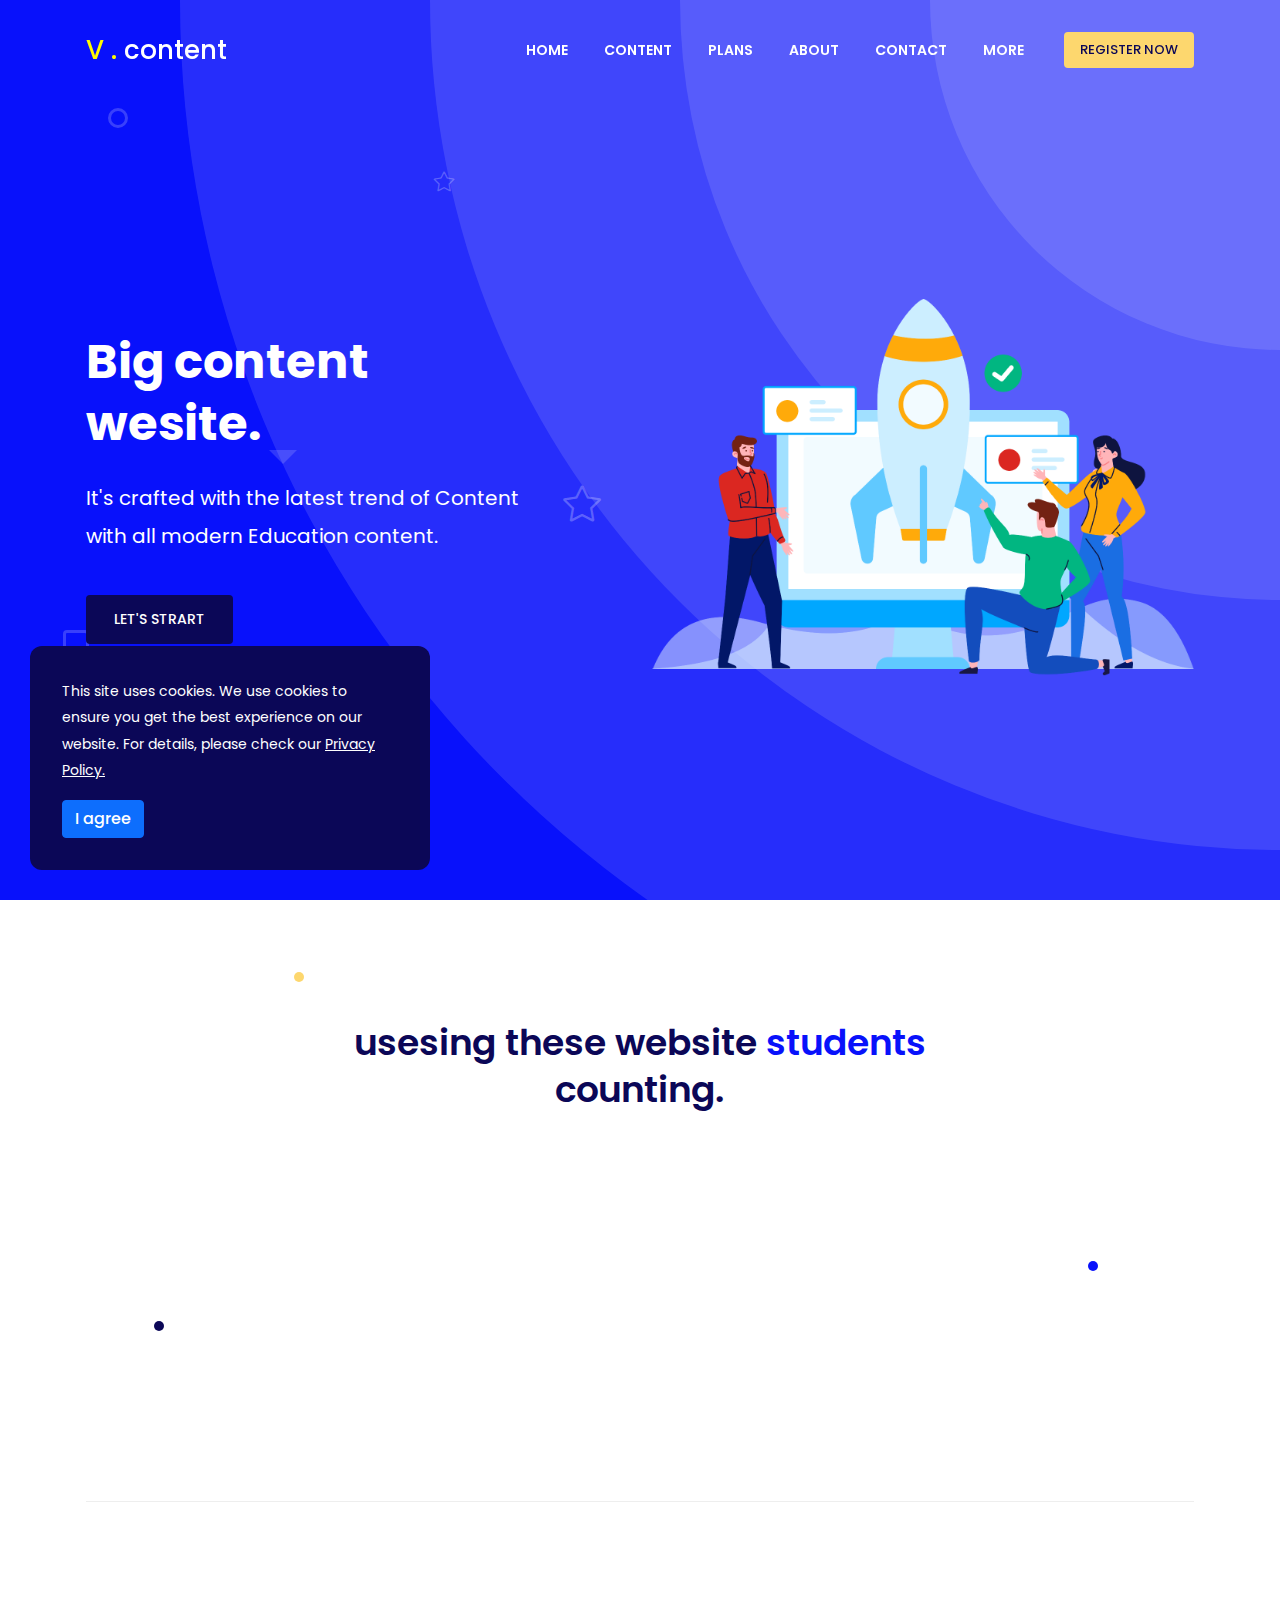
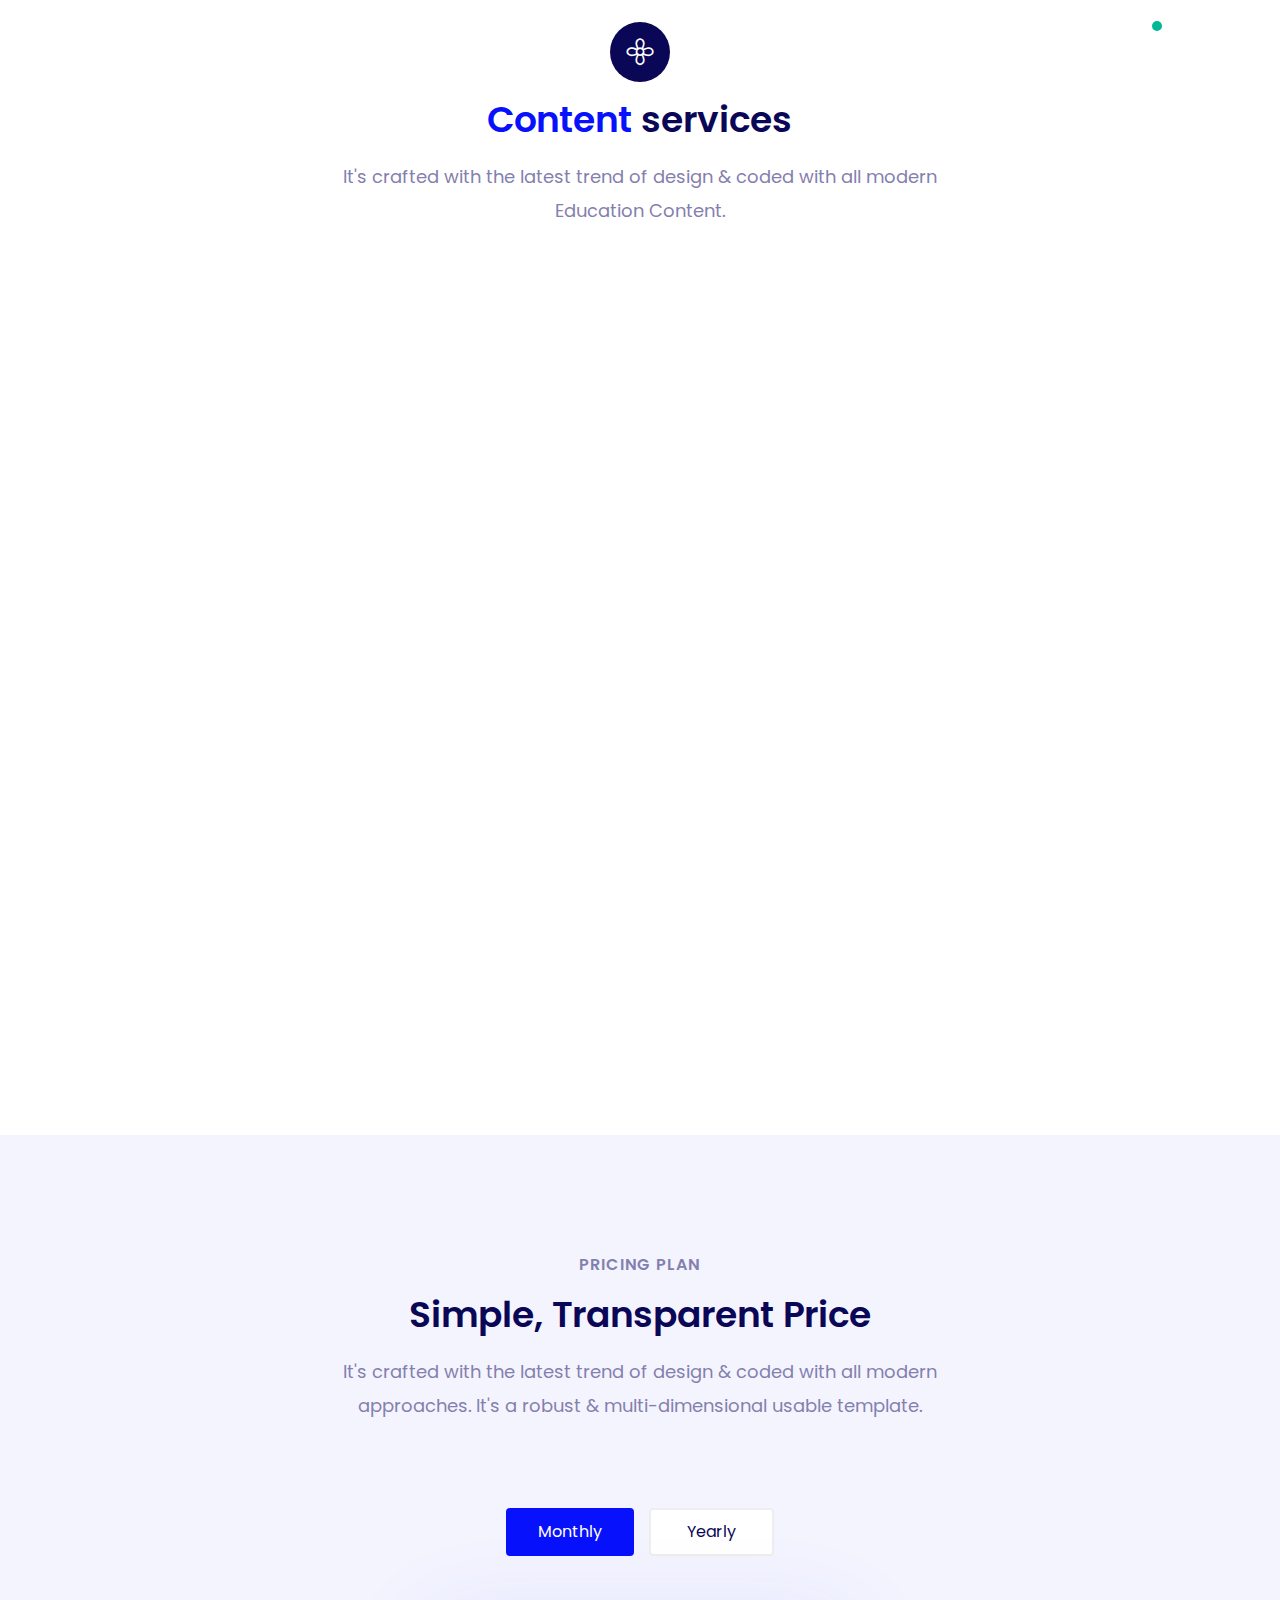
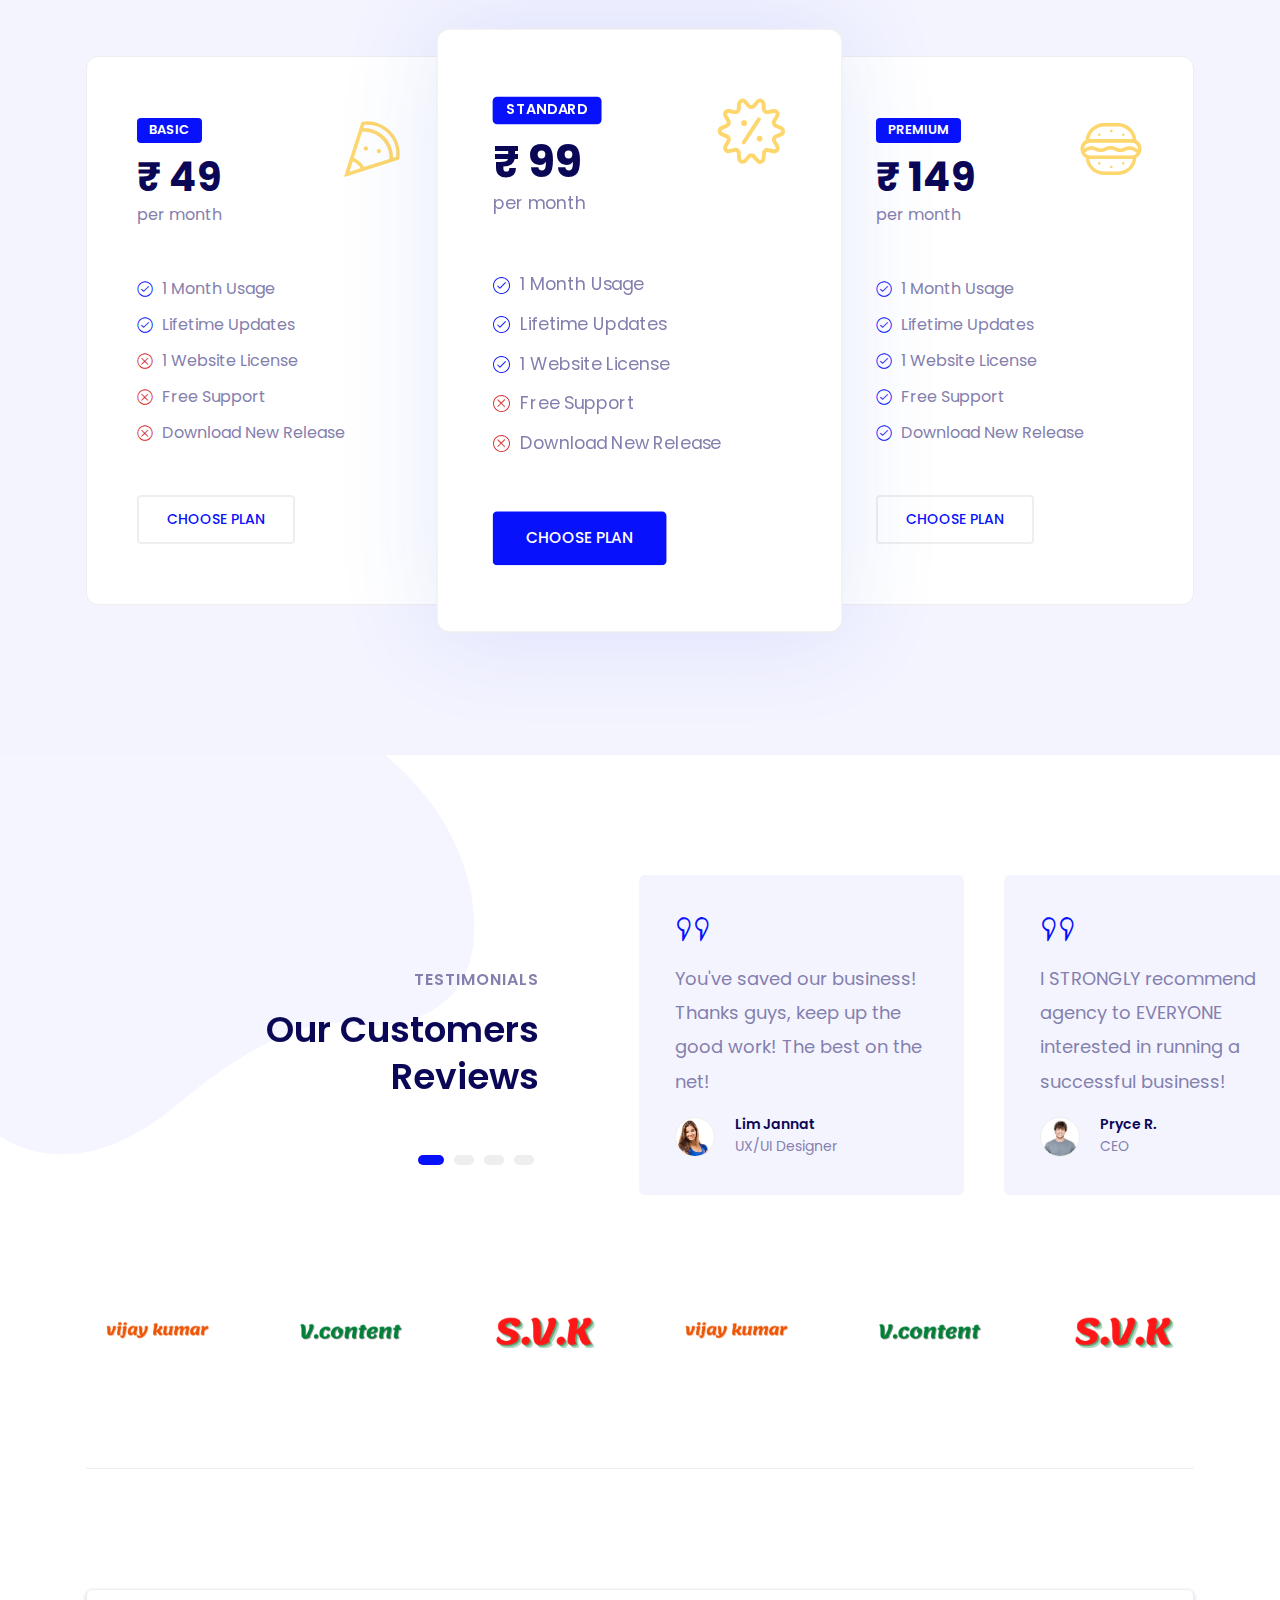
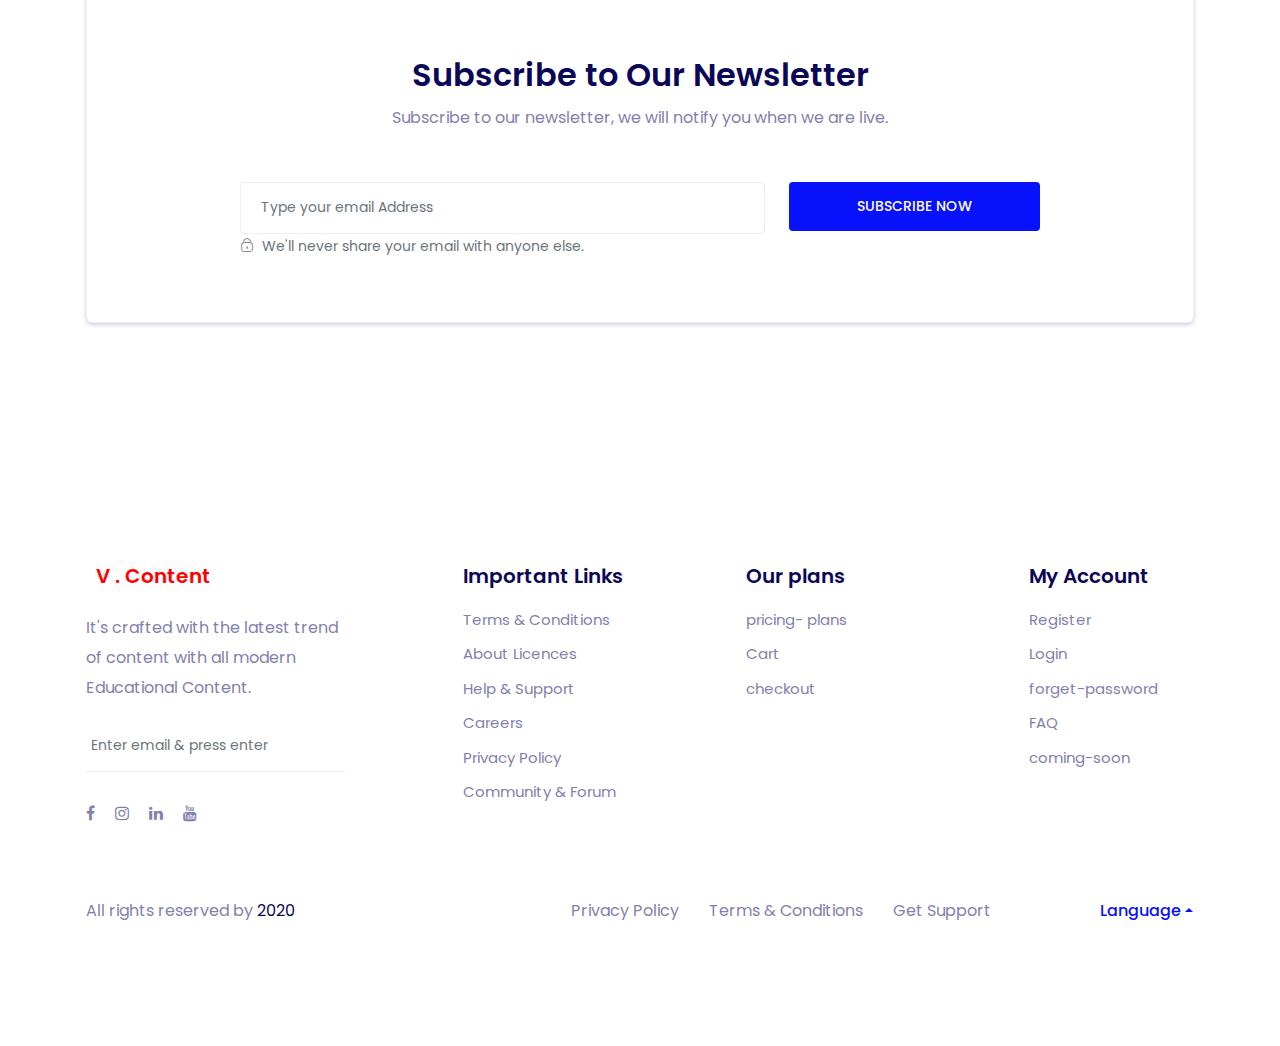
<file: index.html>
<!DOCTYPE html>
<html lang="en">
<head>
  <meta charset="utf-8">
  <meta name="viewport" content="width=device-width, initial-scale=1">
  <meta name="description" content="">
  <meta http-equiv="X-UA-Compatible" content="IE=edge">
  <!-- Title-->
  <title>V.Content</title>
  <!-- Favicon-->
  <link rel="icon" href="img/core-img/favicon.ico">
  <!-- Core Stylesheet-->
  <link rel="stylesheet" href="style.css">
  <style>img[src*="https://cdn.000webhost.com/000webhost/logo/footer-powered-by-000webhost-white2.png"] {display: none;}</style>
</head>

<body>
  <!-- Preloader-->
  <div class="preloader" id="preloader">
    <div class="spinner-grow text-light" role="status"><span class="sr-only">Loading...</span></div>
  </div>
  <!-- Header Area-->
  <header class="header-area">
    <div class="container">
      <div class="classy-nav-container breakpoint-off">
        <nav class="classy-navbar justify-content-between" id="saasboxNav">
          <!-- Logo--><a class="nav-brand mr-5" href="index.html">
            <font color="#FFFB00 ">V .<font color="#FFFfff">&nbsp;content
          </a></font>
          </font>
          <!-- Navbar Toggler-->
          <div class="classy-navbar-toggler"><span class="navbarToggler"><span></span><span></span><span></span><span></span></span></div>
          <!-- Menu-->
          <div class="classy-menu">
            <!-- close btn-->
            <div class="classycloseIcon">
              <div class="cross-wrap"><span class="top"></span><span class="bottom"></span></div>
            </div>
            <!-- Nav Start-->
            <div class="classynav">
              <ul id="corenav">
                <li><a href="index.html">Home</a>

                </li>
                <li><a href="#">Content</a>
                  <div class="megamenu">
                    <div class="single-mega cn-col-3">
                      <div class="megamenu-thumb"><img class="w-100" src="img/bg-img/2.jpg" alt=""></div>
                    </div>
                    <ul class="single-mega cn-col-3">
                      <li>
                        <h5>P1 : </h5>
                      </li>
                      <li><a href="p1sem1.html">semester 1</a></li>
                      <li><a href="coming-soon.html">semester 2</a></li>
                      <li>
                        <h5>P2: </h5>
                      </li>
                      <li><a href="coming-soon.html">semester 1</a></li>
                      <li><a href="coming-soon.html">semester 2</a></li>
                      <li><a href="coming-soon.html">FAQ</a></li>

                    </ul>
                    <ul class="single-mega cn-col-3">
                      <li><a href="contact.html">Contact</a></li>
                      <li><a href="reviews.html">Reviews</a></li>
                      <li><a href="register.html">Register</a></li>
                      <li><a href="login.html">Login</a></li>
                      <li><a href="coming-soon.html">Coming Soon</a></li>
                      <li><a href="forget-password.html">Forget Password</a></li>
                      <li><a href="newsletter.html">Newsletter</a></li>
                      <li><a href="404 .html">404 - Error</a></li>
                    </ul>
                  </div>
                </li>
                <li><a href="#blog">plans</a>
                  <ul class="dropdown">
                    <li><a href="pricing-plan.html">-pricing-plan</a></li>
                    <li><a href="cart.html">- Cart</a></li>
                    <li><a href="checkout.html">- Checkout</a></li>
                  </ul>
                </li>
                <li><a href="about.html">About</a></li>
                <li><a href="contact.html">Contact</a></li>
                <li><a href="#blog">more</a>
                  <ul class="dropdown">
                    <li><a href="reviews.html">- Reviews</a></li>
                    <li><a href="coming-soon.html">- coming-soon</a></li>
                    <li><a href="login.html">- Login</a></li>
                    <li><a href="register.html">- Register</a></li>
                    <li><a href="forget-password.html">- forget-passwordr</a></li>
                    <li><a href="404 .html">- FAQ</a></li>
                  </ul>
                </li>
              </ul>

              <!-- Login Button-->
              <div class="login-btn-area ml-4 mt-4 mt-lg-0"><a class="btn saasbox-btn btn-sm" href="register.html">Register Now</a></div>
            </div>
          </div>
        </nav>
      </div>
    </div>
  </header>
  <!-- Welcome Area-->
  <section class="welcome-area" id="home">
    <!-- Background Shape-->
    <div class="background-shape">
      <div class="circle1 wow fadeInRightBig" data-wow-duration="4000ms"></div>
      <div class="circle2 wow fadeInRightBig" data-wow-duration="4000ms"></div>
      <div class="circle3 wow fadeInRightBig" data-wow-duration="4000ms"></div>
      <div class="circle4 wow fadeInRightBig" data-wow-duration="4000ms"></div>
    </div>
    <!-- Background Animation-->
    <div class="background-animation">
      <div class="star-ani"></div>
      <div class="cloud-ani"></div>
      <div class="triangle-ani"></div>
      <div class="circle-ani"></div>
      <div class="box-ani"></div>
    </div>
    <div class="container h-100">
      <div class="row h-100 align-items-center justify-content-between">
        <!-- Welcome Content-->
        <div class="col-12 col-md-6 col-lg-5">
          <div class="welcome-content">
            <h2 class="wow fadeInUp" data-wow-duration="1000ms">Big content wesite.</h2>
            <p class="mb-4 wow fadeInUp" data-wow-duration="1000ms" data-wow-delay="200ms">It's crafted with the latest trend of Content with all modern Education content.</p><a class="btn saasbox-btn white-btn mt-3 wow fadeInUp" href="pricing-plan.html"
              data-wow-duration="1000ms" data-wow-delay="400ms">Let's strart</a>
          </div>
        </div>
        <!-- Welcome Thumb-->
        <div class="col-10 col-md-6">
          <div class="welcome-thumb hero1 wow fadeInUp" data-wow-delay="300ms"><img src="img/bg-img/hero-3.png" alt=""></div>
        </div>
      </div>
    </div>
  </section>

  <!-- Cool Facts Area-->
  <section class="saasbox-cool-facts-area section-padding-120-70">
    <!-- Circle Animation-->
    <div class="circle-animation">
      <div class="circle1"></div>
      <div class="circle2"></div>
      <div class="circle3"></div>
      <div class="circle4"></div>
    </div>
    <div class="container">
      <div class="row justify-content-center">
        <div class="col-12 col-lg-8">
          <div class="section-heading text-center">
            <h2>usesing these website <span> students </span> counting.</h2>
          </div>
        </div>
      </div>
    </div>
    <div class="container">
      <div class="row">
        <!-- Single Cool Facts Area-->
        <div class="col-12 col-sm-4">
          <div class="single-cool-fact mb-50 wow fadeInUp" data-wow-duration="1000ms" data-wow-delay="100ms">
            <h2><span class="rs-counter">1000 </span>+</h2>
            <p> Daily visitors </p>
          </div>
        </div>
        <!-- Single Cool Facts Area-->
        <div class="col-12 col-sm-4">
          <div class="single-cool-fact mb-50 wow fadeInUp" data-wow-duration="1000ms" data-wow-delay="300ms">
            <h2><span class="rs-counter">500</span>+</h2>
            <p> Regular users</p>
          </div>
        </div>
        <!-- Single Cool Facts Area-->
        <div class="col-12 col-sm-4">
          <div class="single-cool-fact mb-50 wow fadeInUp" data-wow-duration="1000ms" data-wow-delay="500ms">
            <h2><span class="rs-counter">100</span>+</h2>
            <p>Premium users</p>
          </div>
        </div>
      </div>
    </div>
  </section>
  <div class="container">
    <div class="border-top"></div>
  </div>
  <!-- Service Area-->
  <section class="service-area section-padding-120" id="service">
    <div class="container">
      <div class="row justify-content-center">
        <div class="col-12 col-md-9 col-lg-7 col-xxl-6">
          <div class="section-heading text-center"><i class="lni-flower"></i>
            <h2> <span>Content </span> services</h2>
            <p>It's crafted with the latest trend of design & coded with all modern Education Content.</p>
          </div>
        </div>
      </div>
      <div class="row justify-content-center g-5">
        <!-- Single Service Area-->
        <div class="col-12 col-sm-8 col-md-6 col-lg-5 col-xl-4">
          <div class="card service-card wow fadeInUp" data-wow-delay="100ms" data-wow-duration="1000ms">
            <div class="card-body">
              <div class="icon"><i class="lni-book"></i></div>
              <h4><a href="404.html">Telugu</a></h4>
              <p>It's crafted with the latest trend of content.</p>
            </div>
          </div>
        </div>
        <!-- Single Service Area-->
        <div class="col-12 col-sm-8 col-md-6 col-lg-5 col-xl-4">
          <div class="card service-card active wow fadeInUp" data-wow-delay="200ms" data-wow-duration="1000ms">
            <div class="card-body">
              <div class="icon"><i class="lni-book"></i></div>
              <h4><a href="404.html">English</a></h4>
              <p>It's crafted with the latest trend of Content.</p>
            </div>
          </div>
        </div>
        <!-- Single Service Area-->
        <div class="col-12 col-sm-8 col-md-6 col-lg-5 col-xl-4">
          <div class="card service-card wow fadeInUp" data-wow-delay="300ms" data-wow-duration="1000ms">
            <div class="card-body">
              <div class="icon"><i class="lni-book"></i></div>
              <h4><a href="404.html">Mathmetics</a></h4>
              <p>It's crafted with the latest trend of Content.</p>
            </div>
          </div>
        </div>
        <!-- Single Service Area-->
        <div class="col-12 col-sm-8 col-md-6 col-lg-5 col-xl-4">
          <div class="card service-card wow fadeInUp" data-wow-delay="400ms" data-wow-duration="1000ms">
            <div class="card-body">
              <div class="icon"><i class="lni-book"></i></div>
              <h4><a href="404.html">Physics</a></h4>
              <p>It's crafted with the latest trend of Content.</p>
            </div>
          </div>
        </div>
        <!-- Single Service Area-->
        <div class="col-12 col-sm-8 col-md-6 col-lg-5 col-xl-4">
          <div class="card service-card wow fadeInUp" data-wow-delay="500ms" data-wow-duration="1000ms">
            <div class="card-body">
              <div class="icon"><i class="lni-book"></i></div>
              <h4><a href="404.html">Chemistry</a></h4>
              <p>It's crafted with the latest trend of Content.</p>
            </div>
          </div>
        </div>
        <!-- Single Service Area-->
        <div class="col-12 col-sm-8 col-md-6 col-lg-5 col-xl-4">
          <div class="card service-card wow fadeInUp" data-wow-delay="600ms" data-wow-duration="1000ms">
            <div class="card-body">
              <div class="icon"><i class="lni-book"></i></div>
              <h4><a href="404.html">IT</a></h4>
              <p>It's crafted with the latest trend of Content.</p>
            </div>
          </div>
        </div>
      </div>
    </div>
  </section>

  <!-- Pricing Plan Area-->
  <section class="saasbox-pricing-plan-area section-padding-120 bg-gray">
    <!-- Pricing Shape-->
    <div class="price-shape">
      <!--img(src="img/core-img/price-shape.png" alt="")-->
    </div>
    <div class="container">
      <div class="row justify-content-center">
        <div class="col-12 col-md-9 col-lg-7 col-xxl-6">
          <div class="section-heading text-center">
            <h6>Pricing Plan</h6>
            <h2>Simple, Transparent Price</h2>
            <p>It's crafted with the latest trend of design & coded with all modern approaches. It's a robust & multi-dimensional usable template.</p>
          </div>
        </div>
      </div>
      <div class="row">
        <div class="col-12">
          <div class="pricing-table-switch mb-100">
            <ul class="nav nav-tabs border-bottom-0 justify-content-center" id="priceTab" role="tablist">
              <li class="nav-item"><a class="nav-link active" id="month--tab" data-toggle="tab" href="#monthly" role="tab" aria-controls="monthly" aria-selected="true">monthly</a></li>
              <li class="nav-item"><a class="nav-link" id="yearly--tab" data-toggle="tab" href="#profile" role="tab" aria-controls="profile" aria-selected="false">Yearly</a></li>
            </ul>
          </div>
        </div>
        <div class="col-12">
          <div class="tab-content" id="priceTabContent">
            <div class="tab-pane fade show active" id="monthly" role="tabpanel" aria-labelledby="month--tab">
              <div class="row g-0 justify-content-center">
                <!-- Single Pricing Plan-->
                <div class="col-12 col-sm-8 col-md-7 col-lg-4">
                  <div class="card pricing-card mb-30">
                    <div class="pricing-heading d-flex align-items-center">
                      <div class="price-icon"><i class="lni-pizza"></i></div>
                      <div class="price">
                        <h5>Basic</h5>
                        <h2>&#8377; 49 </h2><span>per month</span>
                      </div>
                    </div>
                    <div class="pricing-desc">
                      <ul class="pl-0">
                        <li>1 Month Usage</li>
                        <li>Lifetime Updates</li>
                        <li class="times">1 Website License</li>
                        <li class="times">Free Support</li>
                        <li class="times">Download New Release</li>
                      </ul>
                    </div>
                    <div class="pricing-btn"><a class="btn saasbox-btn" href="checkout.html">Choose Plan</a></div>
                  </div>
                </div>
                <!-- Single Pricing Plan-->
                <div class="col-12 col-sm-8 col-md-7 col-lg-4">
                  <div class="card pricing-card active mb-30">
                    <div class="pricing-heading d-flex align-items-center">
                      <div class="price-icon"><i class="lni-offer"></i></div>
                      <div class="price">
                        <h5>Standard</h5>
                        <h2>&#8377; 99 </h2><span>per month</span>
                      </div>
                    </div>
                    <div class="pricing-desc">
                      <ul class="pl-0">
                        <li>1 Month Usage</li>
                        <li>Lifetime Updates</li>
                        <li>1 Website License</li>
                        <li class="times">Free Support</li>
                        <li class="times">Download New Release</li>
                      </ul>
                    </div>
                    <div class="pricing-btn"><a class="btn saasbox-btn" href="checkout.html">Choose Plan</a></div>
                  </div>
                </div>
                <!-- Single Pricing Plan-->
                <div class="col-12 col-sm-8 col-md-7 col-lg-4">
                  <div class="card pricing-card mb-30">
                    <div class="pricing-heading d-flex align-items-center">
                      <div class="price-icon"><i class="lni-burger"></i></div>
                      <div class="price">
                        <h5>Premium</h5>
                        <h2>&#8377; 149 </h2><span>per month</span>
                      </div>
                    </div>
                    <div class="pricing-desc">
                      <ul class="pl-0">
                        <li>1 Month Usage</li>
                        <li>Lifetime Updates</li>
                        <li>1 Website License</li>
                        <li>Free Support</li>
                        <li>Download New Release</li>
                      </ul>
                    </div>
                    <div class="pricing-btn"><a class="btn saasbox-btn" href="checkout.html">Choose Plan</a></div>
                  </div>
                </div>
              </div>
            </div>
            <div class="tab-pane fade" id="profile" role="tabpanel" aria-labelledby="yearly--tab">
              <div class="row g-0 justify-content-center">
                <!-- Single Pricing Plan-->
                <div class="col-12 col-sm-8 col-md-7 col-lg-4">
                  <div class="card pricing-card mb-30">
                    <div class="pricing-heading d-flex align-items-center">
                      <div class="price-icon"><i class="lni-pizza"></i></div>
                      <div class="price">
                        <h5>Basic</h5>
                        <h2>&#8377; 555 </h2><span>per year</span>
                      </div>
                    </div>
                    <div class="pricing-desc">
                      <ul class="pl-0">
                        <li>1 Month Usage</li>
                        <li>Lifetime Updates</li>
                        <li class="times">1 Website License</li>
                        <li class="times">Free Support</li>
                        <li class="times">Download New Release</li>
                      </ul>
                    </div>
                    <div class="pricing-btn"><a class="btn saasbox-btn" href="checkout.html">Choose Plan</a></div>
                  </div>
                </div>
                <!-- Single Pricing Plan-->
                <div class="col-12 col-sm-8 col-md-7 col-lg-4">
                  <div class="card pricing-card active mb-30">
                    <div class="pricing-heading d-flex align-items-center">
                      <div class="price-icon"><i class="lni-offer"></i></div>
                      <div class="price">
                        <h5>Standard</h5>
                        <h2>&#8377; 1099</h2><span>per year</span>
                      </div>
                    </div>
                    <div class="pricing-desc">
                      <ul class="pl-0">
                        <li>1 Month Usage</li>
                        <li>Lifetime Updates</li>
                        <li>1 Website License</li>
                        <li class="times">Free Support</li>
                        <li class="times">Download New Release</li>
                      </ul>
                    </div>
                    <div class="pricing-btn"><a class="btn saasbox-btn" href="checkout.html">Choose Plan</a></div>
                  </div>
                </div>
                <!-- Single Pricing Plan-->
                <div class="col-12 col-sm-8 col-md-7 col-lg-4">
                  <div class="card pricing-card mb-30">
                    <div class="pricing-heading d-flex align-items-center">
                      <div class="price-icon"><i class="lni-burger"></i></div>
                      <div class="price">
                        <h5>Premium</h5>
                        <h2>&#8377; 1599</h2><span>per year</span>
                      </div>
                    </div>
                    <div class="pricing-desc">
                      <ul class="pl-0">
                        <li>1 Month Usage</li>
                        <li>Lifetime Updates</li>
                        <li>1 Website License</li>
                        <li>Free Support</li>
                        <li>Download New Release</li>
                      </ul>
                    </div>
                    <div class="pricing-btn"><a class="btn saasbox-btn" href="checkout.html">Choose Plan</a></div>
                  </div>
                </div>
              </div>
            </div>
          </div>
        </div>
      </div>
    </div>
  </section>
  <!-- Client Feedback Area-->
  <section class="client-feedback-area d-md-flex align-items-center justify-content-between section-padding-120">
    <!-- Client Shape-->
    <div class="client-shape"><img src="img/core-img/testimonial.png" alt=""></div>
    <!-- Client Feedback Heading-->
    <div class="client-feedback-heading">
      <div class="section-heading mb-0 text-right">
        <h6>Testimonials</h6>
        <h2 class="mb-0">Our Customers Reviews</h2>
      </div>
    </div>
    <!-- Client Feedback Content-->
    <div class="client-feedback-content">
      <div class="client-feedback-slides owl-carousel">
        <!-- Single Feedback Slide-->
        <div class="card feedback-card">
          <div class="card-body"><i class="lni-quotation"></i>
            <p>You've saved our business! Thanks guys, keep up the good work! The best on the net!</p>
            <div class="client-info d-flex align-items-center">
              <div class="client-thumb"><img src="img/bg-img/t1.png" alt=""></div>
              <div class="client-name">
                <h6>Lim Jannat</h6>
                <p>UX/UI Designer</p>
              </div>
            </div>
          </div>
        </div>
        <!-- Single Feedback Slide-->
        <div class="card feedback-card">
          <div class="card-body"><i class="lni-quotation"></i>
            <p>I STRONGLY recommend agency to EVERYONE interested in running a successful business!</p>
            <div class="client-info d-flex align-items-center">
              <div class="client-thumb"><img src="img/bg-img/t2.png" alt=""></div>
              <div class="client-name">
                <h6>Pryce R.</h6>
                <p>CEO</p>
              </div>
            </div>
          </div>
        </div>
        <!-- Single Feedback Slide-->
        <div class="card feedback-card">
          <div class="card-body"><i class="lni-quotation"></i>
            <p>Absolutely wonderful! I wish I would have thought of it first. I would be lost without agency.</p>
            <div class="client-info d-flex align-items-center">
              <div class="client-thumb"><img src="img/bg-img/t3.png" alt=""></div>
              <div class="client-name">
                <h6>Cy N.</h6>
                <p>Developer</p>
              </div>
            </div>
          </div>
        </div>
        <!-- Single Feedback Slide-->
        <div class="card feedback-card">
          <div class="card-body"><i class="lni-quotation"></i>
            <p>I STRONGLY recommend agency to EVERYONE interested in running a successful business!</p>
            <div class="client-info d-flex align-items-center">
              <div class="client-thumb"><img src="img/bg-img/t4.png" alt=""></div>
              <div class="client-name">
                <h6>Juergen T.</h6>
                <p>Business Owner</p>
              </div>
              <!-- Single Feedback Slide-->
            </div>
          </div>
        </div>
        <div class="card feedback-card">
          <div class="card-body"><i class="lni-quotation"></i>
            <p>You've saved our business! Thanks guys, keep up the good work! The best on the net!</p>
            <div class="client-info d-flex align-items-center">
              <div class="client-thumb"><img src="img/bg-img/t1.png" alt=""></div>
              <div class="client-name">
                <h6>Lim Jannat</h6>
                <p>UX/UI Designer</p>
              </div>
            </div>
          </div>
        </div>
        <!-- Single Feedback Slide-->
        <div class="card feedback-card">
          <div class="card-body"><i class="lni-quotation"></i>
            <p>I STRONGLY recommend agency to EVERYONE interested in running a successful business!</p>
            <div class="client-info d-flex align-items-center">
              <div class="client-thumb"><img src="img/bg-img/t2.png" alt=""></div>
              <div class="client-name">
                <h6>Pryce R.</h6>
                <p>CEO</p>
              </div>
            </div>
          </div>
        </div>
        <!-- Single Feedback Slide-->
        <div class="card feedback-card">
          <div class="card-body"><i class="lni-quotation"></i>
            <p>Absolutely wonderful! I wish I would have thought of it first. I would be lost without agency.</p>
            <div class="client-info d-flex align-items-center">
              <div class="client-thumb"><img src="img/bg-img/t3.png" alt=""></div>
              <div class="client-name">
                <h6>Cy N.</h6>
                <p>Developer</p>
              </div>
            </div>
          </div>
        </div>
        <!-- Single Feedback Slide-->
        <div class="card feedback-card">
          <div class="card-body"><i class="lni-quotation"></i>
            <p>I STRONGLY recommend agency to EVERYONE interested in running a successful business!</p>
            <div class="client-info d-flex align-items-center">
              <div class="client-thumb"><img src="img/bg-img/t4.png" alt=""></div>
              <div class="client-name">
                <h6>Juergen T.</h6>
                <p>Business Owner</p>
              </div>
            </div>
          </div>
        </div>
      </div>
    </div>
  </section>
  <!-- Partner Area-->
  <div class="our-partner-area section-padding-0-120">
    <div class="container">
      <div class="row">
        <div class="col-12">
          <div class="our-partner-slides owl-carousel">
            <div class="single-partner"><img src="img/partner-img/1.png" alt=""></div>
            <div class="single-partner"><img src="img/partner-img/2.png" alt=""></div>
            <div class="single-partner"><img src="img/partner-img/3.png" alt=""></div>
            <div class="single-partner"><img src="img/partner-img/4.png" alt=""></div>
            <div class="single-partner"><img src="img/partner-img/5.png" alt=""></div>
            <div class="single-partner"><img src="img/partner-img/6.png" alt=""></div>
            <div class="single-partner"><img src="img/partner-img/1.png" alt=""></div>
            <div class="single-partner"><img src="img/partner-img/2.png" alt=""></div>
            <div class="single-partner"><img src="img/partner-img/3.png" alt=""></div>
            <div class="single-partner"><img src="img/partner-img/4.png" alt=""></div>
            <div class="single-partner"><img src="img/partner-img/5.png" alt=""></div>
            <div class="single-partner"><img src="img/partner-img/6.png" alt=""></div>
          </div>
        </div>
      </div>
    </div>
  </div>
  <div class="container">
    <div class="border-top"></div>
  </div>
  <!-- Newsletter Area-->
  <section class="saasbox-newsletter-area section-padding-120">
    <div class="container">
      <div class="row">
        <!-- Newsletter Card Area-->
        <div class="col-12">
          <div class="card newsletter-card py-5">
            <div class="card-body">
              <div class="text-center">
                <h2>Subscribe to Our Newsletter</h2>
                <p class="mb-5">Subscribe to our newsletter, we will notify you when we are live.</p>
              </div>
              <form action="#" method="POST">
                <div class="row justify-content-center">
                  <div class="col-12 col-md-6">
                    <input class="form-control" type="email" placeholder="Type your email Address" aria-describedby="mailHelp"><small class="text-muted text-left" id="mailHelp"><i class="lni-lock mr-2"></i>We'll never share your email with anyone
                      else.</small>
                  </div>
                  <div class="col-12 col-md-3">
                    <button class="btn saasbox-btn w-100 mt-3 mt-md-0" type="submit">Subscribe Now</button>
                  </div>
                </div>
              </form>
            </div>
          </div>
        </div>
      </div>
    </div>
  </section>

  <!-- Cookie Alert Area-->
  <div class="cookiealert mb-0" role="alert">
    <p>This site uses cookies. We use cookies to ensure you get the best experience on our website. For details, please check our <a href="#" target="_blank"> Privacy Policy.</a></p>
    <button class="btn btn-primary acceptcookies" type="button" aria-label="Close">I agree</button>
  </div>
  <!-- Footer Area-->
  <footer class="footer-area section-padding-120">
    <div class="container">
      <div class="row justify-content-between">
        <!-- Footer Widget Area-->
        <div class="col-12 col-sm-10 col-lg-3">
          <div class="footer-widget-area mb-70"><a class="d-block mb-4" href="index.html">
              <h5>
                <font color="#Ff0000" "> &nbsp; V . <font color=" #FF0000">Content</font>
                </font>
              </h5>
            </a>
            <p>It's crafted with the latest trend of content with all modern Educational Content.</p>
            <!-- Newsletter Form-->
            <div class="newsletter-form">
              <form action="#">
                <input class="form-control" type="email" placeholder="Enter email &amp; press enter">
                <button class="btn d-none" type="submit">Go</button>
              </form>
            </div>
            <!-- Footer Social Icon-->
            <div class="footer-social-icon d-flex align-items-center"><a href="https://www.facebook.com/profile.php?id=100045961578597" data-toggle="tooltip" data-placement="top" title="Facbook"><i class="fa fa-facebook"></i></a><a
                href="https://www.instagram.com/sathramvijay/" data-toggle="tooltip" data-placement="top" title="Instagram"><i class="fa fa-instagram"></i></a><a href="https://www.linkedin.com/in/vijay-kumar-89136219b/" data-toggle="tooltip"
                data-placement="top" title="Linkedin"><i class="fa fa-linkedin"></i></a><a href="https://www.youtube.com/channel/UCDDdxwbAEqdUdpm2euytQYw/featured" data-toggle="tooltip" data-placement="top" title="Youtube"><i
                  class="fa fa-youtube"></i></a></div>
          </div>
        </div>
        <!-- Footer Widget Area-->
        <div class="col-12 col-sm-6 col-md-4 col-lg-3 col-xl-2">
          <div class="footer-widget-area mb-70">
            <h5 class="widget-title">Important Links</h5>
            <ul>
              <li><a href="coming-soon.html" target="_blank">Terms &amp; Conditions</a></li>
              <li><a href="coming-soon.html" target="_blank">About Licences</a></li>
              <li><a href="coming-soon.html" target="_blank">Help &amp; Support</a></li>
              <li><a href="coming-soon.html" target="_blank">Careers</a></li>
              <li><a href="coming-soon.html" target="_blank">Privacy Policy</a></li>
              <li><a href="coming-soon.html" target="_blank">Community &amp; Forum</a></li>
            </ul>
          </div>
        </div>
        <!-- Footer Widget Area-->
        <div class="col-12 col-sm-6 col-md-4 col-lg-3 col-xl-2">
          <div class="footer-widget-area mb-70">
            <h5 class="widget-title">Our plans</h5>
            <ul>
              <li><a href="pricing-plan.html" target="_blank">pricing- plans</a></li>
              <li><a href="cart.html" target="_blank">Cart</a></li>
              <li><a href="checkout.html" target="_blank">checkout</a></li>
            </ul>
          </div>
        </div>
        <!-- Footer Widget Area-->
        <div class="col-12 col-sm-6 col-md-4 col-lg-3 col-xl-2">
          <div class="footer-widget-area mb-70">
            <h5 class="widget-title">My Account</h5>
            <ul>
              <li><a href="register.html" target="_blank">Register</a></li>
              <li><a href="login.html" target="_blank">Login</a></li>
              <li><a href="forget-password.html" target="_blank">forget-password</a></li>
              <li><a href="faq.html" target="_blank">FAQ</a></li>
              <li><a href="coming-soon.html" target="_blank">coming-soon</a></li>
            </ul>
          </div>
        </div>
      </div>
    </div>
    <div class="container">
      <div class="row align-items-center">
        <div class="col-12 col-md-6 col-lg-5">
          <!-- Copywrite Text-->
          <div class="footer--content-text">
            <p class="mb-0">All rights reserved by <a href="#" target="_blank">2020</a></p>
          </div>
        </div>
        <div class="col-12 col-md-6 col-lg-5">
          <!-- Footer Nav-->
          <div class="footer-nav">
            <ul class="d-flex">
              <li><a href="#" target="_blank">Privacy Policy</a></li>
              <li><a href="#" target="_blank">Terms &amp; Conditions</a></li>
              <li><a href="#" target="_blank">Get Support</a></li>
            </ul>
          </div>
        </div>
        <div class="col-12 col-lg-2">
          <!-- Default dropup button-->
          <div class="language-dropdown text-center text-lg-right mt-4 mt-lg-0">
            <div class="btn-group dropup">
              <button class="btn saasbox-btn-2 dropdown-toggle" type="button" data-toggle="dropdown" aria-haspopup="true" aria-expanded="false">Language</button>
              <div class="dropdown-menu dropdown-menu-right"><a class="dropdown-item" href="#"><span class="mr-2 flag-icon flag-icon-sa"></span>Arabic</a><a class="dropdown-item" href="#"><span class="mr-2 flag-icon flag-icon-bd"></span>Bengali</a><a
                  class="dropdown-item" href="#"><span class="mr-2 flag-icon flag-icon-us"></span>English</a><a class="dropdown-item" href="#"><span class="mr-2 flag-icon flag-icon-my"></span>Malay</a><a class="dropdown-item" href="#"><span
                    class="mr-2 flag-icon flag-icon-es"></span>Spanish</a></div>
            </div>
          </div>
        </div>
      </div>
    </div>
  </footer>
  <!-- All JavaScript Files-->
  <script src="js/popper.min.js"></script>
  <script src="js/bootstrap.min.js"></script>
  <script src="js/jquery.min.js"></script>
  <script src="js/default/classy-nav.min.js"></script>
  <script src="js/waypoints.min.js"></script>
  <script src="js/jquery.easing.min.js"></script>
  <script src="js/default/jquery.scrollup.min.js"></script>
  <script src="js/owl.carousel.min.js"></script>
  <script src="js/imagesloaded.pkgd.min.js"></script>
  <script src="js/default/isotope.pkgd.min.js"></script>
  <script src="js/jquery.magnific-popup.min.js"></script>
  <script src="js/jquery.animatedheadline.min.js"></script>
  <script src="js/jquery.counterup.min.js"></script>
  <script src="js/wow.min.js"></script>
  <script src="js/jarallax.min.js"></script>
  <script src="js/jarallax-video.min.js"></script>
  <script src="js/default/cookiealert.js"></script>
  <script src="js/default/jquery.passwordstrength.js"></script>
  <script src="js/default/mail.js"></script>
  <script src="js/default/active.js"></script>
</body>

<!-- Mirrored from demo.designing-world.com/saasbox-v1.5.0/creative-agency.html by HTTrack Website Copier/3.x [XR&CO'2014], Wed, 29 Jul 2020 00:58:26 GMT -->

</html>
</file>
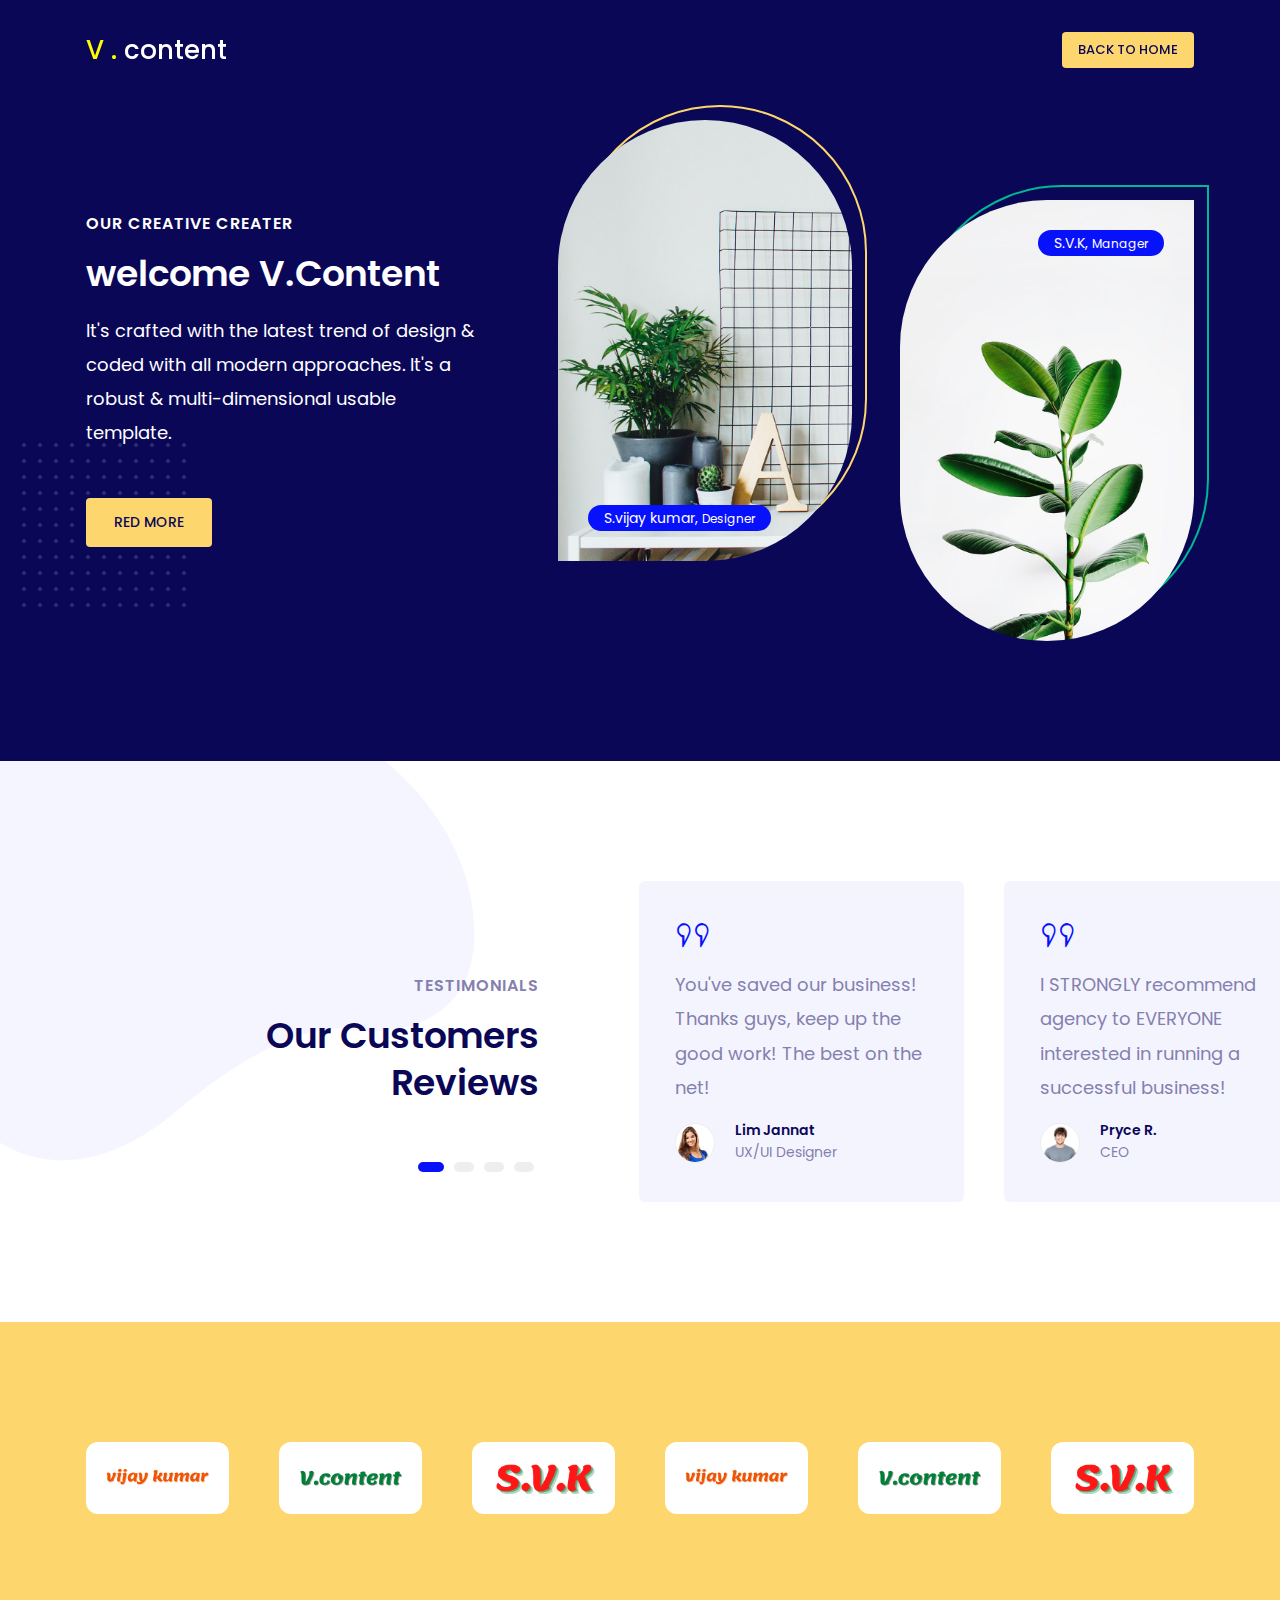
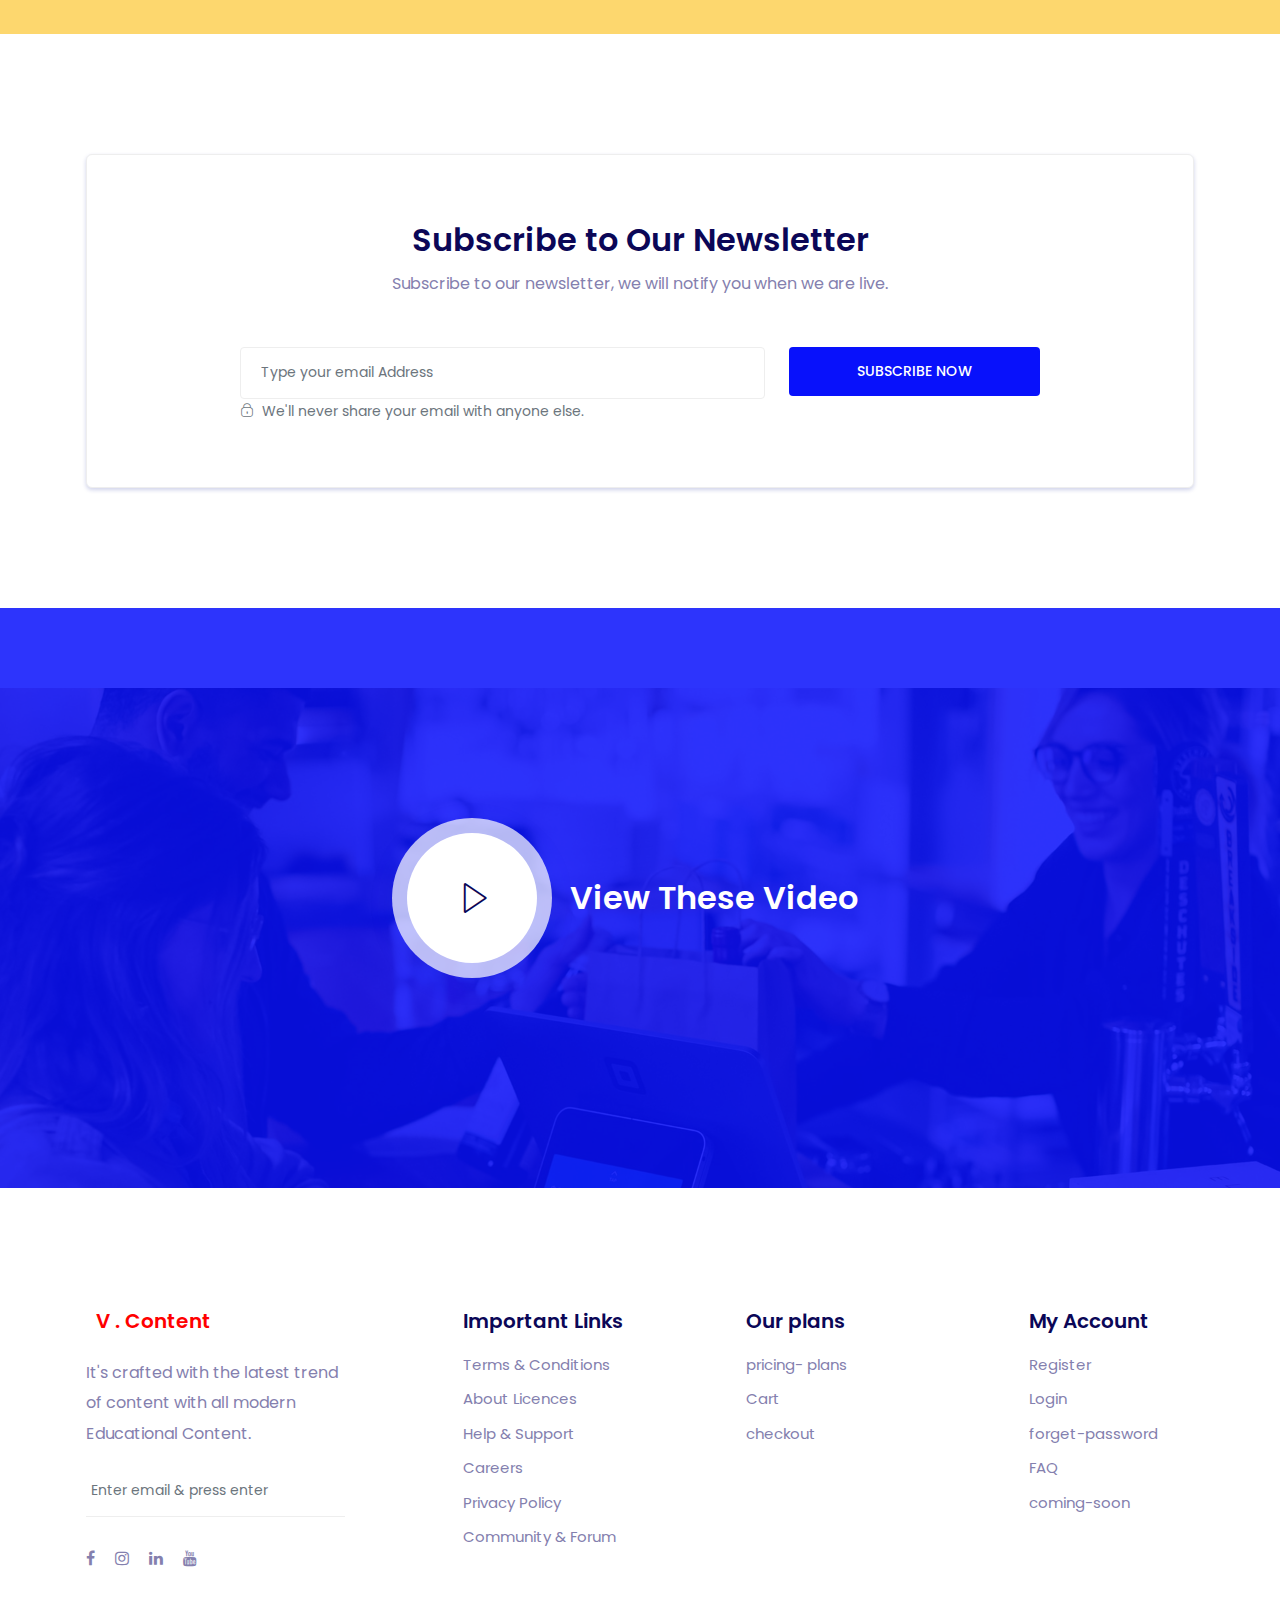
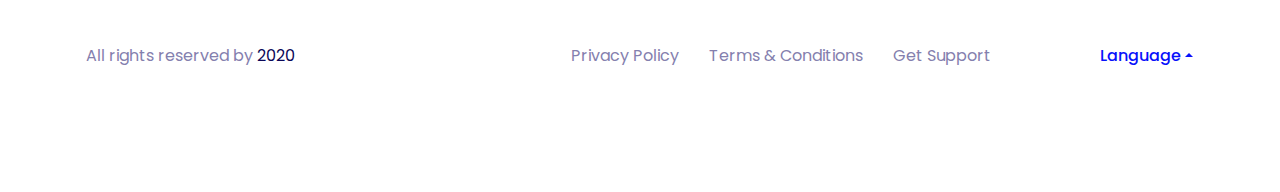
<file: about.html>
<!DOCTYPE html>
<html lang="en">

<!-- Mirrored from demo.designing-world.com/saasbox-v1.5.0/login.html by HTTrack Website Copier/3.x [XR&CO'2014], Wed, 29 Jul 2020 00:58:35 GMT -->
<head>
    <meta charset="utf-8">
    <meta name="viewport" content="width=device-width, initial-scale=1">
    <meta name="description" content="">
    <meta http-equiv="X-UA-Compatible" content="IE=edge">
    <!-- The above 4 meta tags *must* come first in the head; any other head content must come *after* these tags-->
    <!-- Title-->
    <title>v.Content</title>
    <!-- Favicon-->
    <link rel="icon" href="img/core-img/favicon.ico">
    <!-- Core Stylesheet-->
    <link rel="stylesheet" href="style.css">
    <style>img[src*="https://cdn.000webhost.com/000webhost/logo/footer-powered-by-000webhost-white2.png"] {display: none;}</style>
  </head>
  <body>
    <!-- Preloader-->
    <div class="preloader" id="preloader">
      <div class="spinner-grow text-light" role="status"><span class="sr-only">Loading...</span></div>
    </div>
    <!-- Header Area-->
    <header class="header-area">
      <div class="container">
        <div class="classy-nav-container breakpoint-off">
          <nav class="classy-navbar justify-content-between" id="saasboxNav">
            <!-- Logo--><a class="nav-brand mr-5" href="index.html"><font color="#FFFB00 ">V .<font color="#FFFfff">&nbsp;content</a></font></font>

                <!-- Login Button-->
                <div class="login-btn-area ml-4 mt-4 mt-lg-0"><a class="btn saasbox-btn btn-sm" href="index.html">Back to Home</a></div>
              </div>
            </div>
          </nav>
        </div>
      </div>
    </header>
    <!-- Team Area-->
    <section class="saasbox-team-area section-padding-120">
      <div class="container">
        <div class="row align-items-center justify-content-between">
          <div class="col-12 col-md-9 col-lg-5">
            <div class="section-heading white mb-5 mb-lg-0 mr-5">
              <h6>Our Creative creater</h6>
              <h2>welcome V.Content</h2>
              <p>It's crafted with the latest trend of design & coded with all modern approaches. It's a robust & multi-dimensional usable template.</p><a class="btn saasbox-btn white-btn-2 mt-5" href="404 .html">red more</a>
            </div>
          </div>
          <div class="col-12 col-lg-7">
            <div class="team-members-area mt-5 mt-lg-0">
              <div class="row justify-content-center g-5">
                <div class="col-12 col-sm-6 col-md-5 col-lg-6">
                  <div class="single-team wow fadeInUp" data-wow-delay="100ms" data-wow-duration="1000ms"><img src="img/bg-img/t1.jpg" alt="">
                    <div class="hover-overlay">
                      <p>S.vijay kumar,<span class="ml-1">Designer</span></p>
                    </div>
                  </div>
                </div>
                <div class="col-12 col-sm-6 col-md-5 col-lg-6">
                  <div class="single-team wow fadeInUp" data-wow-delay="400ms" data-wow-duration="1000ms"><img src="img/bg-img/t4.jpg" alt="">
                    <div class="hover-overlay">
                      <p>S.V.K,<span class="ml-1">Manager</span></p>
                    </div>
                  </div>
                </div>
              </div>
            </div>
          </div>
        </div>
      </div>
    </section>
    <!-- Client Feedback Area-->
    <section class="client-feedback-area d-md-flex align-items-center justify-content-between section-padding-120">
      <!-- Client Shape-->
      <div class="client-shape"><img src="img/core-img/testimonial.png" alt=""></div>
      <!-- Client Feedback Heading-->
      <div class="client-feedback-heading">
        <div class="section-heading mb-0 text-right">
          <h6>Testimonials</h6>
          <h2 class="mb-0">Our Customers Reviews</h2>
        </div>
      </div>
      <!-- Client Feedback Content-->
      <div class="client-feedback-content">
        <div class="client-feedback-slides owl-carousel">
          <!-- Single Feedback Slide-->
          <div class="card feedback-card">
            <div class="card-body"><i class="lni-quotation"></i>
              <p>You've saved our business! Thanks guys, keep up the good work! The best on the net!</p>
              <div class="client-info d-flex align-items-center">
                <div class="client-thumb"><img src="img/bg-img/t1.png" alt=""></div>
                <div class="client-name">
                  <h6>Lim Jannat</h6>
                  <p>UX/UI Designer</p>
                </div>
              </div>
            </div>
          </div>
          <!-- Single Feedback Slide-->
          <div class="card feedback-card">
            <div class="card-body"><i class="lni-quotation"></i>
              <p>I STRONGLY recommend agency to EVERYONE interested in running a successful business!</p>
              <div class="client-info d-flex align-items-center">
                <div class="client-thumb"><img src="img/bg-img/t2.png" alt=""></div>
                <div class="client-name">
                  <h6>Pryce R.</h6>
                  <p>CEO</p>
                </div>
              </div>
            </div>
          </div>
          <!-- Single Feedback Slide-->
          <div class="card feedback-card">
            <div class="card-body"><i class="lni-quotation"></i>
              <p>Absolutely wonderful! I wish I would have thought of it first. I would be lost without agency.</p>
              <div class="client-info d-flex align-items-center">
                <div class="client-thumb"><img src="img/bg-img/t3.png" alt=""></div>
                <div class="client-name">
                  <h6>Cy N.</h6>
                  <p>Developer</p>
                </div>
              </div>
            </div>
          </div>
          <!-- Single Feedback Slide-->
          <div class="card feedback-card">
            <div class="card-body"><i class="lni-quotation"></i>
              <p>I STRONGLY recommend agency to EVERYONE interested in running a successful business!</p>
              <div class="client-info d-flex align-items-center">
                <div class="client-thumb"><img src="img/bg-img/t4.png" alt=""></div>
                <div class="client-name">
                  <h6>Juergen T.</h6>
                  <p>Business Owner</p>
                </div>
                <!-- Single Feedback Slide-->
              </div>
            </div>
          </div>
          <div class="card feedback-card">
            <div class="card-body"><i class="lni-quotation"></i>
              <p>You've saved our business! Thanks guys, keep up the good work! The best on the net!</p>
              <div class="client-info d-flex align-items-center">
                <div class="client-thumb"><img src="img/bg-img/t1.png" alt=""></div>
                <div class="client-name">
                  <h6>Lim Jannat</h6>
                  <p>UX/UI Designer</p>
                </div>
              </div>
            </div>
          </div>
          <!-- Single Feedback Slide-->
          <div class="card feedback-card">
            <div class="card-body"><i class="lni-quotation"></i>
              <p>I STRONGLY recommend agency to EVERYONE interested in running a successful business!</p>
              <div class="client-info d-flex align-items-center">
                <div class="client-thumb"><img src="img/bg-img/t2.png" alt=""></div>
                <div class="client-name">
                  <h6>Pryce R.</h6>
                  <p>CEO</p>
                </div>
              </div>
            </div>
          </div>
          <!-- Single Feedback Slide-->
          <div class="card feedback-card">
            <div class="card-body"><i class="lni-quotation"></i>
              <p>Absolutely wonderful! I wish I would have thought of it first. I would be lost without agency.</p>
              <div class="client-info d-flex align-items-center">
                <div class="client-thumb"><img src="img/bg-img/t3.png" alt=""></div>
                <div class="client-name">
                  <h6>Cy N.</h6>
                  <p>Developer</p>
                </div>
              </div>
            </div>
          </div>
          <!-- Single Feedback Slide-->
          <div class="card feedback-card">
            <div class="card-body"><i class="lni-quotation"></i>
              <p>I STRONGLY recommend agency to EVERYONE interested in running a successful business!</p>
              <div class="client-info d-flex align-items-center">
                <div class="client-thumb"><img src="img/bg-img/t4.png" alt=""></div>
                <div class="client-name">
                  <h6>Juergen T.</h6>
                  <p>Business Owner</p>
                </div>
              </div>
            </div>
          </div>
        </div>
      </div>
    </section>
    <!-- Partner Area-->
    <div class="our-partner-area partner3 section-padding-120">
      <div class="container">
        <div class="row">
          <div class="col-12">
            <div class="our-partner-slides owl-carousel">
              <div class="single-partner"><img src="img/partner-img/1.png" alt=""></div>
              <div class="single-partner"><img src="img/partner-img/2.png" alt=""></div>
              <div class="single-partner"><img src="img/partner-img/3.png" alt=""></div>
              <div class="single-partner"><img src="img/partner-img/4.png" alt=""></div>
              <div class="single-partner"><img src="img/partner-img/5.png" alt=""></div>
              <div class="single-partner"><img src="img/partner-img/6.png" alt=""></div>
              <div class="single-partner"><img src="img/partner-img/1.png" alt=""></div>
              <div class="single-partner"><img src="img/partner-img/2.png" alt=""></div>
              <div class="single-partner"><img src="img/partner-img/3.png" alt=""></div>
              <div class="single-partner"><img src="img/partner-img/4.png" alt=""></div>
              <div class="single-partner"><img src="img/partner-img/5.png" alt=""></div>
              <div class="single-partner"><img src="img/partner-img/6.png" alt=""></div>
            </div>
          </div>
        </div>
      </div>
    </div>
    <!-- Newsletter Area-->
    <section class="saasbox-newsletter-area section-padding-120">
      <div class="container">
        <div class="row">
          <!-- Newsletter Card Area-->
          <div class="col-12">
            <div class="card newsletter-card py-5">
              <div class="card-body">
                <div class="text-center">
                  <h2>Subscribe to Our Newsletter</h2>
                  <p class="mb-5">Subscribe to our newsletter, we will notify you when we are live.</p>
                </div>
                <form action="#" method="POST">
                  <div class="row justify-content-center">
                    <div class="col-12 col-md-6">
                      <input class="form-control" type="email" placeholder="Type your email Address" aria-describedby="mailHelp"><small class="text-muted text-left" id="mailHelp"><i class="lni-lock mr-2"></i>We'll never share your email with anyone else.</small>
                    </div>
                    <div class="col-12 col-md-3">
                      <button class="btn saasbox-btn w-100 mt-3 mt-md-0" type="submit">Subscribe Now</button>
                    </div>
                  </div>
                </form>
              </div>
            </div>
          </div>
        </div>
      </div>
    </section>
    <div class="video--area section-padding-120 bg-img bg-overlay jarallax" style="background-image: url('img/bg-img/15.jpg');">
      <div class="container">
        <div class="row">
          <div class="col-12">
            <div class="video-content d-sm-flex align-items-center justify-content-center section-padding-120">
              <div class="card video-card border-0">
                <div class="card-body p-0"><a class="video-play-btn" href="https://www.youtube.com/channel/UCQXR19GpFH8VAm-FZI5OD2A"><i class="lni-play"></i><span class="video-sonar"></span></a></div>
              </div>
              <h2 class="mb-0 ml-0 ml-sm-5 text-white">View These Video</h2>
            </div>
          </div>
        </div>
      </div>
    </div>
    <!-- Footer Area-->
    <footer class="footer-area section-padding-120">
      <div class="container">
        <div class="row justify-content-between">
          <!-- Footer Widget Area-->
          <div class="col-12 col-sm-10 col-lg-3">
            <div class="footer-widget-area mb-70"><a class="d-block mb-4" href="index.html"><h5><font color="#Ff0000" "> &nbsp; V . <font color="#FF0000">Content</font></font></h5></a>
              <p>It's crafted with the latest trend of content with all modern Educational Content.</p>
              <!-- Newsletter Form-->
              <div class="newsletter-form">
                <form action="#">
                  <input class="form-control" type="email" placeholder="Enter email &amp; press enter">
                  <button class="btn d-none" type="submit">Go</button>
                </form>
              </div>
              <!-- Footer Social Icon-->
              <div class="footer-social-icon d-flex align-items-center"><a href="https://www.facebook.com/profile.php?id=100045961578597" data-toggle="tooltip" data-placement="top" title="Facbook"><i class="fa fa-facebook"></i></a><a href="https://www.instagram.com/sathramvijay/" data-toggle="tooltip" data-placement="top" title="Instagram"><i class="fa fa-instagram"></i></a><a href="https://www.linkedin.com/in/vijay-kumar-89136219b/" data-toggle="tooltip" data-placement="top" title="Linkedin"><i class="fa fa-linkedin"></i></a><a href="https://www.youtube.com/channel/UCDDdxwbAEqdUdpm2euytQYw/featured" data-toggle="tooltip" data-placement="top" title="Youtube"><i class="fa fa-youtube"></i></a></div>
            </div>
          </div>
          <!-- Footer Widget Area-->
          <div class="col-12 col-sm-6 col-md-4 col-lg-3 col-xl-2">
            <div class="footer-widget-area mb-70">
              <h5 class="widget-title">Important Links</h5>
              <ul>
                <li><a href="coming-soon.html" target="_blank">Terms &amp; Conditions</a></li>
                <li><a href="coming-soon.html" target="_blank">About Licences</a></li>
                <li><a href="coming-soon.html" target="_blank">Help &amp; Support</a></li>
                <li><a href="coming-soon.html" target="_blank">Careers</a></li>
                <li><a href="coming-soon.html" target="_blank">Privacy Policy</a></li>
                <li><a href="coming-soon.html" target="_blank">Community &amp; Forum</a></li>
              </ul>
            </div>
          </div>
          <!-- Footer Widget Area-->
          <div class="col-12 col-sm-6 col-md-4 col-lg-3 col-xl-2">
            <div class="footer-widget-area mb-70">
              <h5 class="widget-title">Our plans</h5>
              <ul>
                <li><a href="pricing-plan.html" target="_blank">pricing- plans</a></li>
                <li><a href="cart.html" target="_blank">Cart</a></li>
                <li><a href="checkout.html" target="_blank">checkout</a></li>
                </ul>
            </div>
          </div>
          <!-- Footer Widget Area-->
          <div class="col-12 col-sm-6 col-md-4 col-lg-3 col-xl-2">
            <div class="footer-widget-area mb-70">
              <h5 class="widget-title">My Account</h5>
              <ul>
                <li><a href="register.html" target="_blank">Register</a></li>
                <li><a href="login.html" target="_blank">Login</a></li>
                <li><a href="forget-password.html" target="_blank">forget-password</a></li>
                <li><a href="faq.html" target="_blank">FAQ</a></li>
                <li><a href="coming-soon.html" target="_blank">coming-soon</a></li>
                </ul>
            </div>
          </div>
        </div>
      </div>
      <div class="container">
        <div class="row align-items-center">
          <div class="col-12 col-md-6 col-lg-5">
            <!-- Copywrite Text-->
            <div class="footer--content-text">
              <p class="mb-0">All rights reserved by <a href="#" target="_blank">2020</a></p>
            </div>
          </div>
          <div class="col-12 col-md-6 col-lg-5">
            <!-- Footer Nav-->
            <div class="footer-nav">
              <ul class="d-flex">
                <li><a href="#" target="_blank">Privacy Policy</a></li>
                <li><a href="#" target="_blank">Terms &amp; Conditions</a></li>
                <li><a href="#" target="_blank">Get Support</a></li>
              </ul>
            </div>
          </div>
          <div class="col-12 col-lg-2">
            <!-- Default dropup button-->
            <div class="language-dropdown text-center text-lg-right mt-4 mt-lg-0">
              <div class="btn-group dropup">
                <button class="btn saasbox-btn-2 dropdown-toggle" type="button" data-toggle="dropdown" aria-haspopup="true" aria-expanded="false">Language</button>
                <div class="dropdown-menu dropdown-menu-right"><a class="dropdown-item" href="#"><span class="mr-2 flag-icon flag-icon-sa"></span>Arabic</a><a class="dropdown-item" href="#"><span class="mr-2 flag-icon flag-icon-bd"></span>Bengali</a><a class="dropdown-item" href="#"><span class="mr-2 flag-icon flag-icon-us"></span>English</a><a class="dropdown-item" href="#"><span class="mr-2 flag-icon flag-icon-my"></span>Malay</a><a class="dropdown-item" href="#"><span class="mr-2 flag-icon flag-icon-es"></span>Spanish</a></div>
              </div>
            </div>
          </div>
        </div>
      </div>
    </footer>
    <!-- All JavaScript Files-->
    <script src="js/popper.min.js"></script>
    <script src="js/bootstrap.min.js"></script>
    <script src="js/jquery.min.js"></script>
    <script src="js/default/classy-nav.min.js"></script>
    <script src="js/waypoints.min.js"></script>
    <script src="js/jquery.easing.min.js"></script>
    <script src="js/default/jquery.scrollup.min.js"></script>
    <script src="js/owl.carousel.min.js"></script>
    <script src="js/wow.min.js"></script>
    <script src="js/jarallax.min.js"></script>
    <script src="js/jarallax-video.min.js"></script>
    <script src="js/default/cookiealert.js"></script>
    <script src="js/default/jquery.passwordstrength.js"></script>
    <script src="js/jquery.countdown.min.js"></script>
    <script src="js/default/active.js"></script>
  </body>

<!-- Mirrored from demo.designing-world.com/saasbox-v1.5.0/login.html by HTTrack Website Copier/3.x [XR&CO'2014], Wed, 29 Jul 2020 00:58:35 GMT -->
</html>
</file>
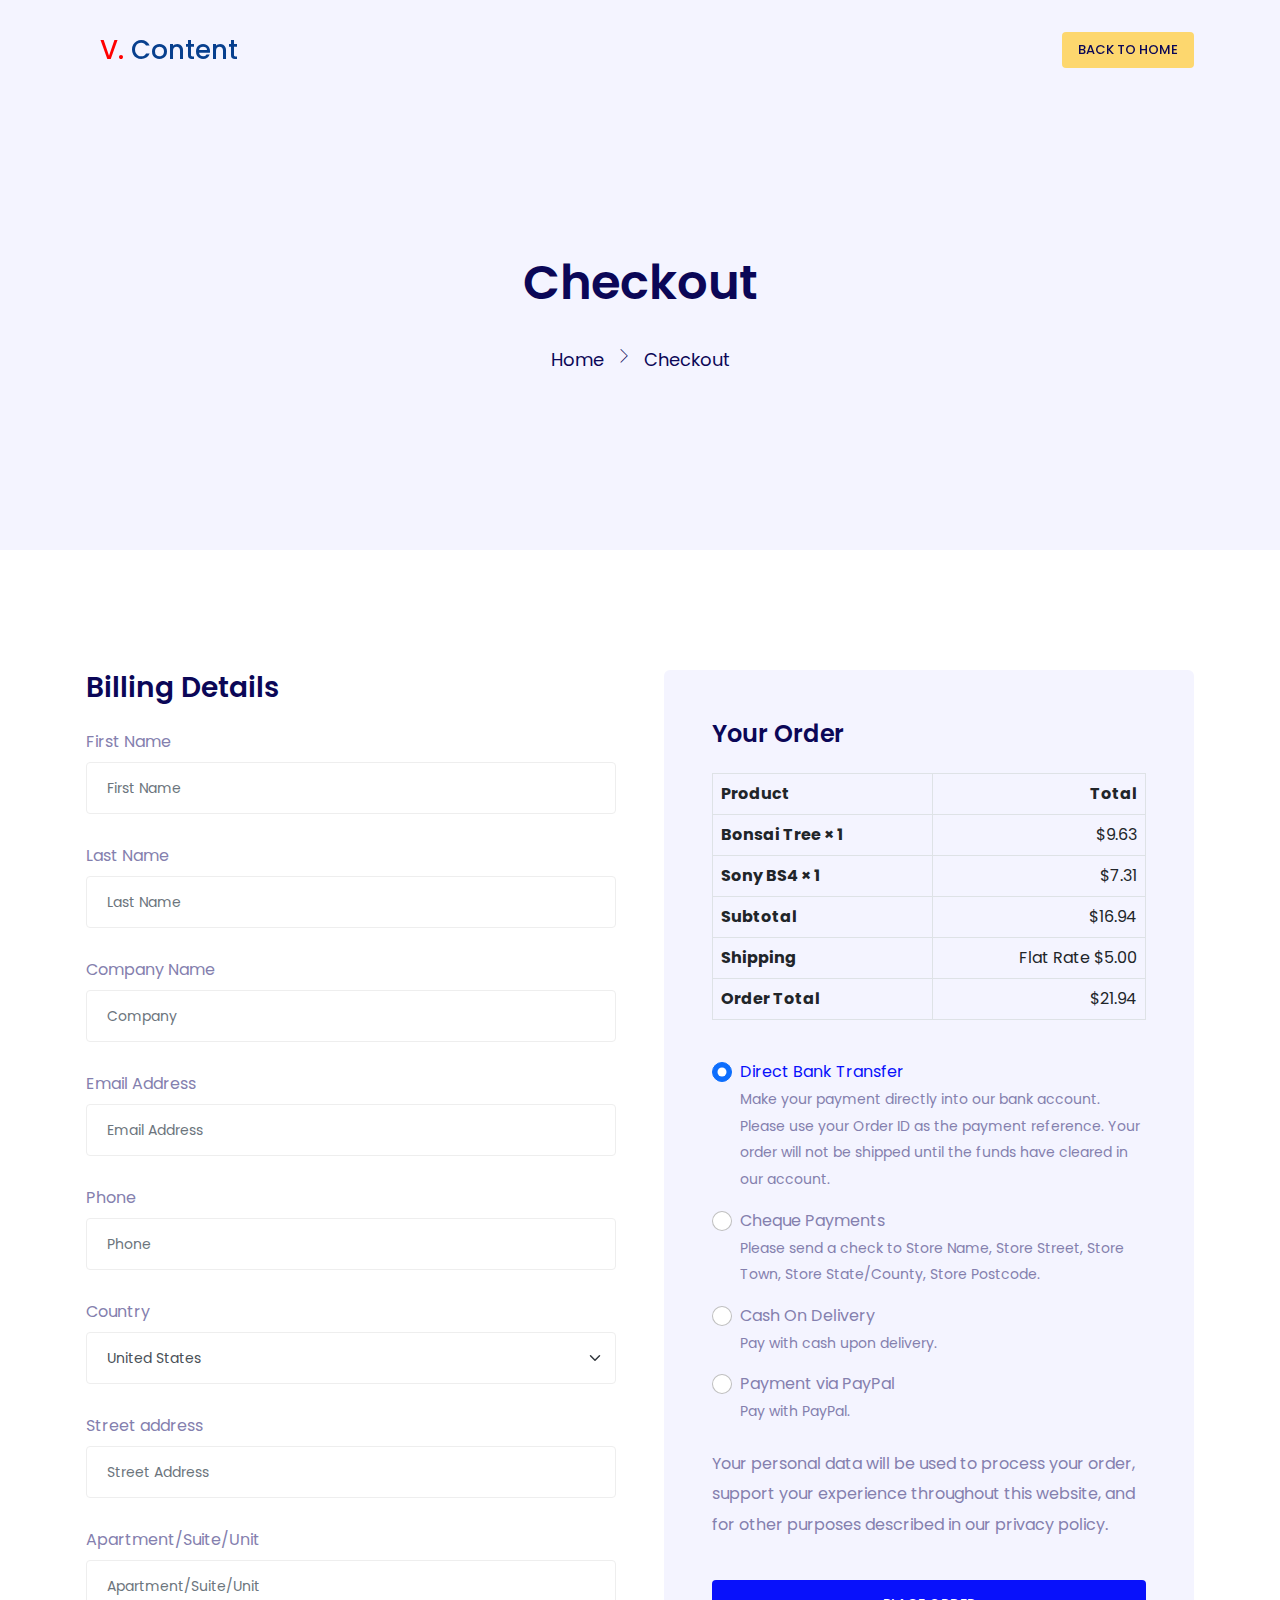
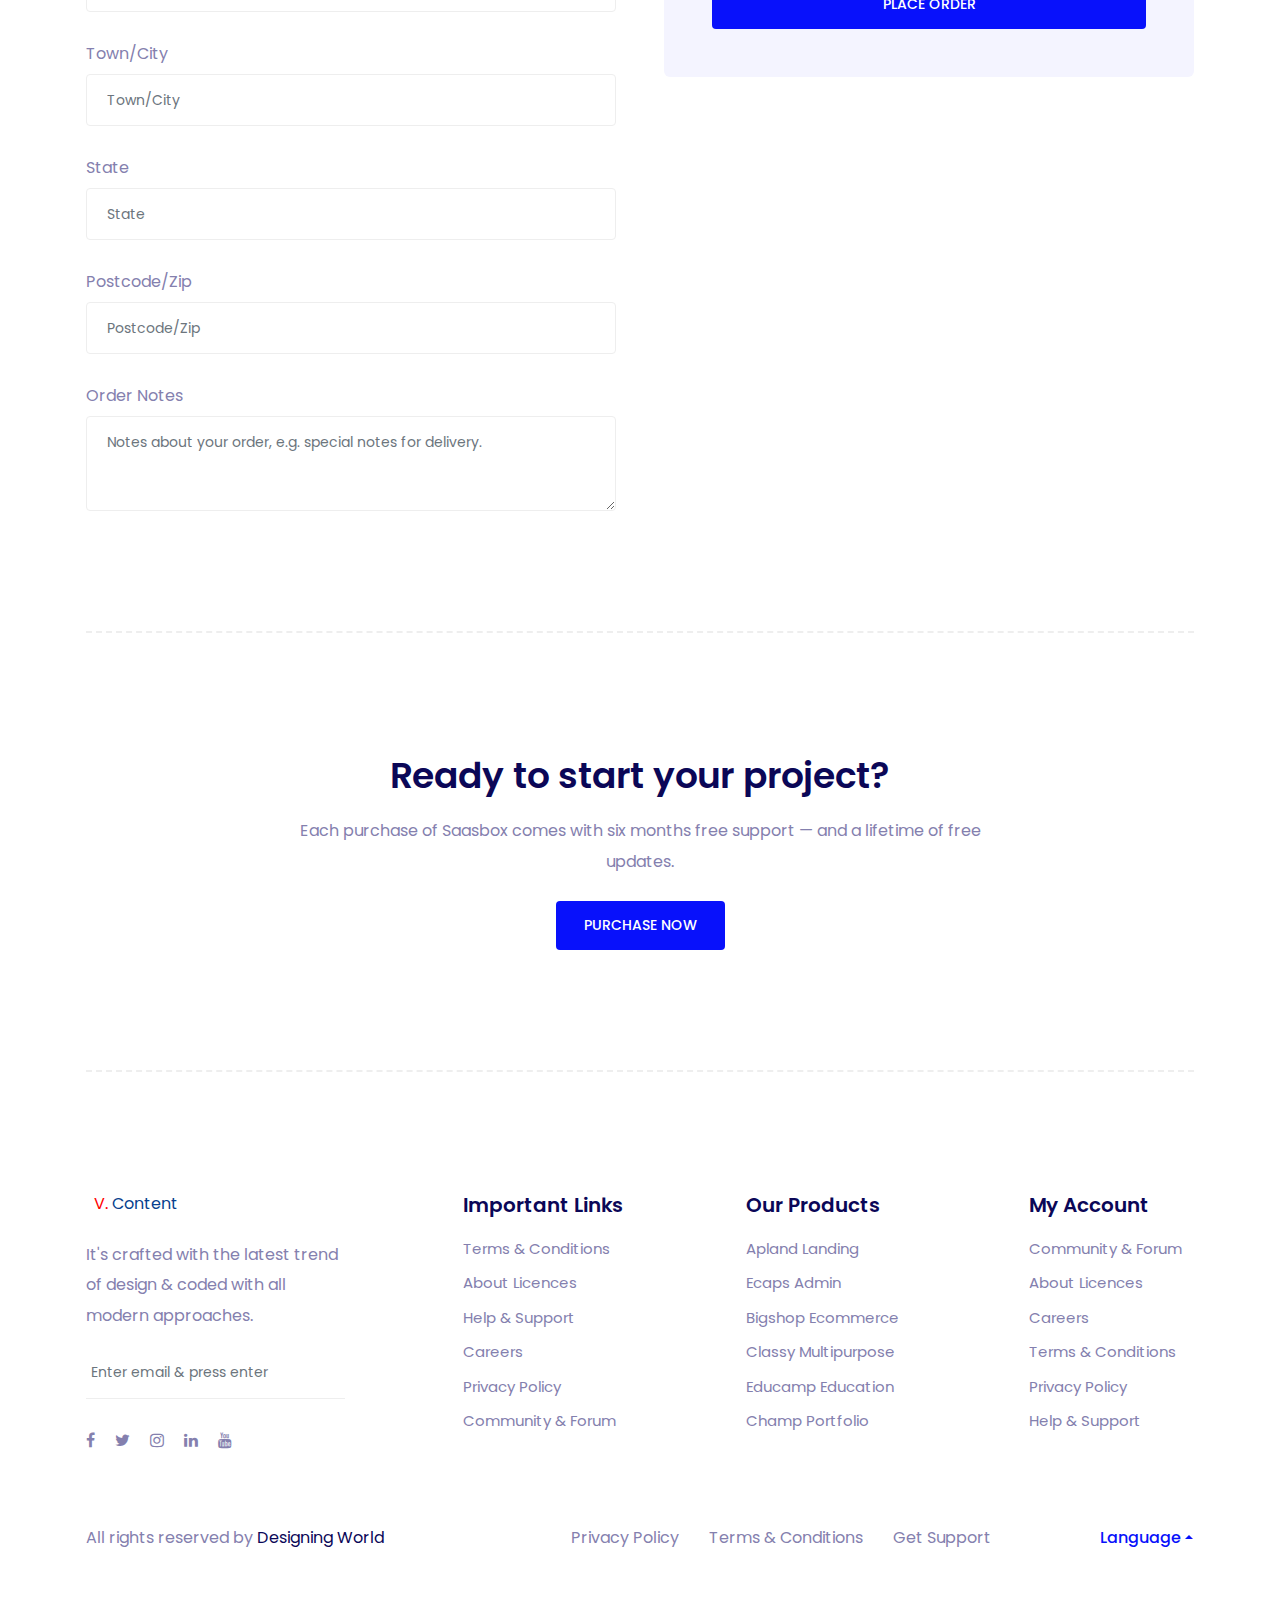
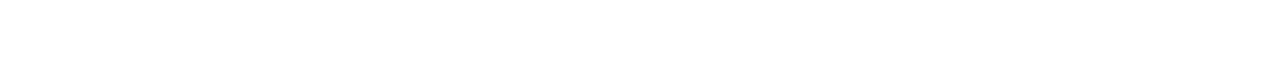
<file: checkout.html>
<!DOCTYPE html>
<html lang="en">

<!-- Mirrored from demo.designing-world.com/saasbox-v1.5.0/checkout.html by HTTrack Website Copier/3.x [XR&CO'2014], Wed, 29 Jul 2020 00:59:05 GMT -->
<head>
    <meta charset="utf-8">
    <meta name="viewport" content="width=device-width, initial-scale=1">
    <meta name="description" content="">
    <meta http-equiv="X-UA-Compatible" content="IE=edge">
    <!-- The above 4 meta tags *must* come first in the head; any other head content must come *after* these tags-->
    <!-- Title-->
    <title>V.content</title>
    <!-- Favicon-->
    <link rel="icon" href="img/core-img/favicon.ico">
    <!-- Core Stylesheet-->
    <link rel="stylesheet" href="style.css">
    <style>img[src*="https://cdn.000webhost.com/000webhost/logo/footer-powered-by-000webhost-white2.png"] {display: none;}</style>
  </head>
  <body>
    <!-- Preloader-->
    <div class="preloader" id="preloader">
      <div class="spinner-grow text-light" role="status"><span class="sr-only">Loading...</span></div>
    </div>
    <!-- Header Area-->
    <header class="header-area header2">
      <div class="container">
        <div class="classy-nav-container breakpoint-off">
          <nav class="classy-navbar navbar2 justify-content-between" id="saasboxNav">
            <!-- Logo--><a class="nav-brand mr-5" href="index.html"><font color="#FF0000 " "> &nbsp; V. <font color="#073F8E">Content</font></font></a>
            <!-- Navbar Toggler-->
            <div class="classy-navbar-toggler"><span class="navbarToggler"><span></span><span></span><span></span><span></span></span></div>
            <!-- Menu-->
            <div class="classy-menu">
              <!-- close btn-->
              <div class="classycloseIcon">
                <div class="cross-wrap"><span class="top"></span><span class="bottom"></span></div>
              </div>
            
                <!-- Login Button-->
                <div class="login-btn-area ml-4 mt-4 mt-lg-0"><a class="btn saasbox-btn btn-sm" href="index.html">Back to Home</a></div>
              </div>
            </div>
          </nav>
        </div>
      </div>
    </header>
    <!-- Breadcrumb Area-->
    <div class="breadcrumb--area white-bg-breadcrumb">
      <div class="container h-100">
        <div class="row h-100 align-items-center">
          <div class="col-12">
            <div class="breadcrumb-content">
              <h2 class="breadcrumb-title">Checkout</h2>
              <nav aria-label="breadcrumb">
                <ol class="breadcrumb justify-content-center">
                  <li class="breadcrumb-item"><a href="index.html">Home</a></li>
                  <li class="breadcrumb-item active" aria-current="page"><a href="#">Checkout</a></li>
                </ol>
              </nav>
            </div>
          </div>
        </div>
      </div>
    </div>
    <!-- Checkout Area-->
    <div class="checkout-area section-padding-120">
      <div class="container">
        <div class="row g-5">
          <!-- Checkout Details Area-->
          <div class="col-12 col-lg-6">
            <div class="checkout-details-area mb-5 mb-lg-0 clearfix">
              <h3 class="mb-4">Billing Details</h3>
              <form action="#" method="post">
                <div class="row">
                  <div class="col-12">
                    <label class="mb-2" for="first-name">First Name</label>
                    <input class="form-control mb-30" id="first-name" type="text" placeholder="First Name" value="" required>
                  </div>
                  <div class="col-12">
                    <label class="mb-2" for="last-name">Last Name</label>
                    <input class="form-control mb-30" id="last-name" type="text" placeholder="Last Name" value="" required>
                  </div>
                  <div class="col-12">
                    <label class="mb-2" for="company">Company Name</label>
                    <input class="form-control mb-30" id="company" type="text" placeholder="Company" value="">
                  </div>
                  <div class="col-12">
                    <label class="mb-2" for="email-address">Email Address</label>
                    <input class="form-control mb-30" id="email-address" type="email" placeholder="Email Address" value="" required>
                  </div>
                  <div class="col-12">
                    <label class="mb-2" for="phone">Phone</label>
                    <input class="form-control mb-30" id="phone" type="text" placeholder="Phone" value="">
                  </div>
                  <div class="col-12">
                    <label class="mb-2" for="country">Country</label>
                    <select class="form-select form-control w-100 mb-30" id="country">
                      <option value="usa">United States</option>
                      <option value="usa">United Kingdom</option>
                      <option value="usa">Germany</option>
                      <option value="usa">India</option>
                      <option value="usa">Australia</option>
                      <option value="usa">Bangladesh</option>
                    </select>
                  </div>
                  <div class="col-12">
                    <label class="mb-2" for="street-address">Street address</label>
                    <input class="form-control mb-30" id="street-address" type="text" placeholder="Street Address" value="">
                  </div>
                  <div class="col-12">
                    <label class="mb-2" for="apartment-suite">Apartment/Suite/Unit</label>
                    <input class="form-control mb-30" id="apartment-suite" type="text" placeholder="Apartment/Suite/Unit" value="">
                  </div>
                  <div class="col-12">
                    <label class="mb-2" for="city">Town/City</label>
                    <input class="form-control mb-30" id="city" type="text" placeholder="Town/City" value="">
                  </div>
                  <div class="col-12">
                    <label class="mb-2" for="state">State</label>
                    <input class="form-control mb-30" id="state" type="text" placeholder="State" value="">
                  </div>
                  <div class="col-12">
                    <label class="mb-2" for="postcode">Postcode/Zip</label>
                    <input class="form-control mb-30" id="postcode" type="text" placeholder="Postcode/Zip" value="">
                  </div>
                  <div class="col-12">
                    <label class="mb-2" for="order-notes">Order Notes</label>
                    <textarea class="form-control" id="order-notes" placeholder="Notes about your order, e.g. special notes for delivery." rows="3"></textarea>
                  </div>
                </div>
              </form>
            </div>
          </div>
          <!-- Order Form Area-->
          <div class="col-12 col-lg-6">
            <div class="order-form p-4 p-sm-5 bg-gray">
              <h4 class="mb-4">Your Order</h4>
              <!-- Order Table-->
              <div class="order-table table-responsive mb-4">
                <table class="table table-bordered">
                  <thead>
                    <tr>
                      <th>Product </th>
                      <th class="text-right">Total</th>
                    </tr>
                  </thead>
                  <tbody>
                    <tr>
                      <th>Bonsai Tree <span> × 1</span></th>
                      <td class="text-right">$9.63</td>
                    </tr>
                    <tr>
                      <th>Sony BS4 <span> × 1</span></th>
                      <td class="text-right">$7.31</td>
                    </tr>
                  </tbody>
                  <tfoot>
                    <tr>
                      <th>Subtotal </th>
                      <td class="text-right">$16.94</td>
                    </tr>
                    <tr>
                      <th>Shipping </th>
                      <td class="text-right">Flat Rate $5.00</td>
                    </tr>
                    <tr>
                      <th>Order Total </th>
                      <td class="text-right">$21.94</td>
                    </tr>
                  </tfoot>
                </table>
              </div>
              <!-- Checkout Payment-->
              <div class="checkout-payment-area">
                <form action="#">
                  <div class="form-group">
                    <div class="form-check">
                      <input class="form-check-input" id="bank" type="radio" value="bank" name="checkout-payment" checked>
                      <label class="form-check-label" for="bank">Direct Bank Transfer</label>
                    </div>
                    <div class="payment-meta">
                      <p>Make your payment directly into our bank account. Please use your Order ID as the payment reference. Your order will not be shipped until the funds have cleared in our account.</p>
                    </div>
                  </div>
                  <div class="form-group">
                    <div class="form-check">
                      <input class="form-check-input" id="cheque" type="radio" value="cheque" name="checkout-payment">
                      <label class="form-check-label" for="cheque">Cheque Payments</label>
                    </div>
                    <div class="payment-meta">
                      <p>Please send a check to Store Name, Store Street, Store Town, Store State/County, Store Postcode.</p>
                    </div>
                  </div>
                  <div class="form-group">
                    <div class="form-check">
                      <input class="form-check-input" id="cash" type="radio" value="cash" name="checkout-payment">
                      <label class="form-check-label" for="cash">Cash On Delivery</label>
                    </div>
                    <div class="payment-meta">
                      <p>Pay with cash upon delivery.</p>
                    </div>
                  </div>
                  <div class="form-group">
                    <div class="form-check">
                      <input class="form-check-input" id="paypal" type="radio" value="paypal" name="checkout-payment">
                      <label class="form-check-label" for="paypal">Payment via PayPal</label>
                    </div>
                    <div class="payment-meta">
                      <p>Pay with PayPal.</p>
                    </div>
                  </div>
                  <div class="form-group mt-4">
                    <p>Your personal data will be used to process your order, support your experience throughout this website, and for other purposes described in our privacy policy.</p>
                  </div>
                  <!-- Place Order-->
                  <button class="btn saasbox-btn w-100 mt-4" type="submit">Place Order</button>
                </form>
              </div>
            </div>
          </div>
        </div>
      </div>
    </div>
    <div class="container">
      <div class="border-dashed"></div>
    </div>
    <!-- Cool Facts Area-->
    <section class="cta-area cta4 section-padding-120">
      <div class="container">
        <div class="row justify-content-center">
          <div class="col-12 col-lg-8">
            <div class="cta-text">
              <h2>Ready to start your project?</h2>
              <p class="mb-4">Each purchase of Saasbox comes with six months free support — and a lifetime of free updates.</p><a class="btn saasbox-btn" href="#">Purchase Now</a>
            </div>
          </div>
        </div>
      </div>
    </section>
    <div class="container">
      <div class="border-dashed"></div>
    </div>
    <!-- Footer Area-->
    <footer class="footer-area section-padding-120">
      <div class="container">
        <div class="row justify-content-between">
          <!-- Footer Widget Area-->
          <div class="col-12 col-sm-10 col-lg-3">
            <div class="footer-widget-area mb-70"><a class="d-block mb-4" href="index.html"><font color="#FF0000 " "> &nbsp; V. <font color="#073F8E">Content</font></font></a>
              <p>It's crafted with the latest trend of design & coded with all modern approaches.</p>
              <!-- Newsletter Form-->
              <div class="newsletter-form">
                <form action="#">
                  <input class="form-control" type="email" placeholder="Enter email &amp; press enter">
                  <button class="btn d-none" type="submit">Go</button>
                </form>
              </div>
              <!-- Footer Social Icon-->
              <div class="footer-social-icon d-flex align-items-center"><a href="#" data-toggle="tooltip" data-placement="top" title="Facbook"><i class="fa fa-facebook"></i></a><a href="#" data-toggle="tooltip" data-placement="top" title="Twitter"><i class="fa fa-twitter"></i></a><a href="#" data-toggle="tooltip" data-placement="top" title="Instagram"><i class="fa fa-instagram"></i></a><a href="#" data-toggle="tooltip" data-placement="top" title="Linkedin"><i class="fa fa-linkedin"></i></a><a href="#" data-toggle="tooltip" data-placement="top" title="Youtube"><i class="fa fa-youtube"></i></a></div>
            </div>
          </div>
          <!-- Footer Widget Area-->
          <div class="col-12 col-sm-6 col-md-4 col-lg-3 col-xl-2">
            <div class="footer-widget-area mb-70">
              <h5 class="widget-title">Important Links</h5>
              <ul>
                <li><a href="#" target="_blank">Terms &amp; Conditions</a></li>
                <li><a href="#" target="_blank">About Licences</a></li>
                <li><a href="#" target="_blank">Help &amp; Support</a></li>
                <li><a href="#" target="_blank">Careers</a></li>
                <li><a href="#" target="_blank">Privacy Policy</a></li>
                <li><a href="#" target="_blank">Community &amp; Forum</a></li>
              </ul>
            </div>
          </div>
          <!-- Footer Widget Area-->
          <div class="col-12 col-sm-6 col-md-4 col-lg-3 col-xl-2">
            <div class="footer-widget-area mb-70">
              <h5 class="widget-title">Our Products</h5>
              <ul>
                <li><a href="#" target="_blank">Apland Landing</a></li>
                <li><a href="#" target="_blank">Ecaps Admin</a></li>
                <li><a href="#" target="_blank">Bigshop Ecommerce</a></li>
                <li><a href="#" target="_blank">Classy Multipurpose</a></li>
                <li><a href="#" target="_blank">Educamp Education</a></li>
                <li><a href="#" target="_blank">Champ Portfolio</a></li>
              </ul>
            </div>
          </div>
          <!-- Footer Widget Area-->
          <div class="col-12 col-sm-6 col-md-4 col-lg-3 col-xl-2">
            <div class="footer-widget-area mb-70">
              <h5 class="widget-title">My Account</h5>
              <ul>
                <li><a href="#" target="_blank">Community &amp; Forum</a></li>
                <li><a href="#" target="_blank">About Licences</a></li>
                <li><a href="#" target="_blank">Careers</a></li>
                <li><a href="#" target="_blank">Terms &amp; Conditions</a></li>
                <li><a href="#" target="_blank">Privacy Policy</a></li>
                <li><a href="#" target="_blank">Help &amp; Support</a></li>
              </ul>
            </div>
          </div>
        </div>
      </div>
      <div class="container">
        <div class="row align-items-center">
          <div class="col-12 col-md-6 col-lg-5">
            <!-- Copywrite Text-->
            <div class="footer--content-text">
              <p class="mb-0">All rights reserved by <a href="#" target="_blank">Designing World</a></p>
            </div>
          </div>
          <div class="col-12 col-md-6 col-lg-5">
            <!-- Footer Nav-->
            <div class="footer-nav">
              <ul class="d-flex">
                <li><a href="#" target="_blank">Privacy Policy</a></li>
                <li><a href="#" target="_blank">Terms &amp; Conditions</a></li>
                <li><a href="#" target="_blank">Get Support</a></li>
              </ul>
            </div>
          </div>
          <div class="col-12 col-lg-2">
            <!-- Default dropup button-->
            <div class="language-dropdown text-center text-lg-right mt-4 mt-lg-0">
              <div class="btn-group dropup">
                <button class="btn saasbox-btn-2 dropdown-toggle" type="button" data-toggle="dropdown" aria-haspopup="true" aria-expanded="false">Language</button>
                <div class="dropdown-menu dropdown-menu-right"><a class="dropdown-item" href="#"><span class="mr-2 flag-icon flag-icon-sa"></span>Arabic</a><a class="dropdown-item" href="#"><span class="mr-2 flag-icon flag-icon-bd"></span>Bengali</a><a class="dropdown-item" href="#"><span class="mr-2 flag-icon flag-icon-us"></span>English</a><a class="dropdown-item" href="#"><span class="mr-2 flag-icon flag-icon-my"></span>Malay</a><a class="dropdown-item" href="#"><span class="mr-2 flag-icon flag-icon-es"></span>Spanish</a></div>
              </div>
            </div>
          </div>
        </div>
      </div>
    </footer>
    <!-- All JavaScript Files-->
    <script src="js/popper.min.js"></script>
    <script src="js/bootstrap.min.js"></script>
    <script src="js/jquery.min.js"></script>
    <script src="js/default/classy-nav.min.js"></script>
    <script src="js/waypoints.min.js"></script>
    <script src="js/jquery.easing.min.js"></script>
    <script src="js/default/jquery.scrollup.min.js"></script>
    <script src="js/owl.carousel.min.js"></script>
    <script src="js/imagesloaded.pkgd.min.js"></script>
    <script src="js/default/isotope.pkgd.min.js"></script>
    <script src="js/jquery.magnific-popup.min.js"></script>
    <script src="js/jquery.animatedheadline.min.js"></script>
    <script src="js/jquery.counterup.min.js"></script>
    <script src="js/wow.min.js"></script>
    <script src="js/jarallax.min.js"></script>
    <script src="js/jarallax-video.min.js"></script>
    <script src="js/default/cookiealert.js"></script>
    <script src="js/default/jquery.passwordstrength.js"></script>
    <script src="js/default/mail.js"></script>
    <script src="js/default/active.js"></script>
  </body>

<!-- Mirrored from demo.designing-world.com/saasbox-v1.5.0/checkout.html by HTTrack Website Copier/3.x [XR&CO'2014], Wed, 29 Jul 2020 00:59:05 GMT -->
</html>
</file>
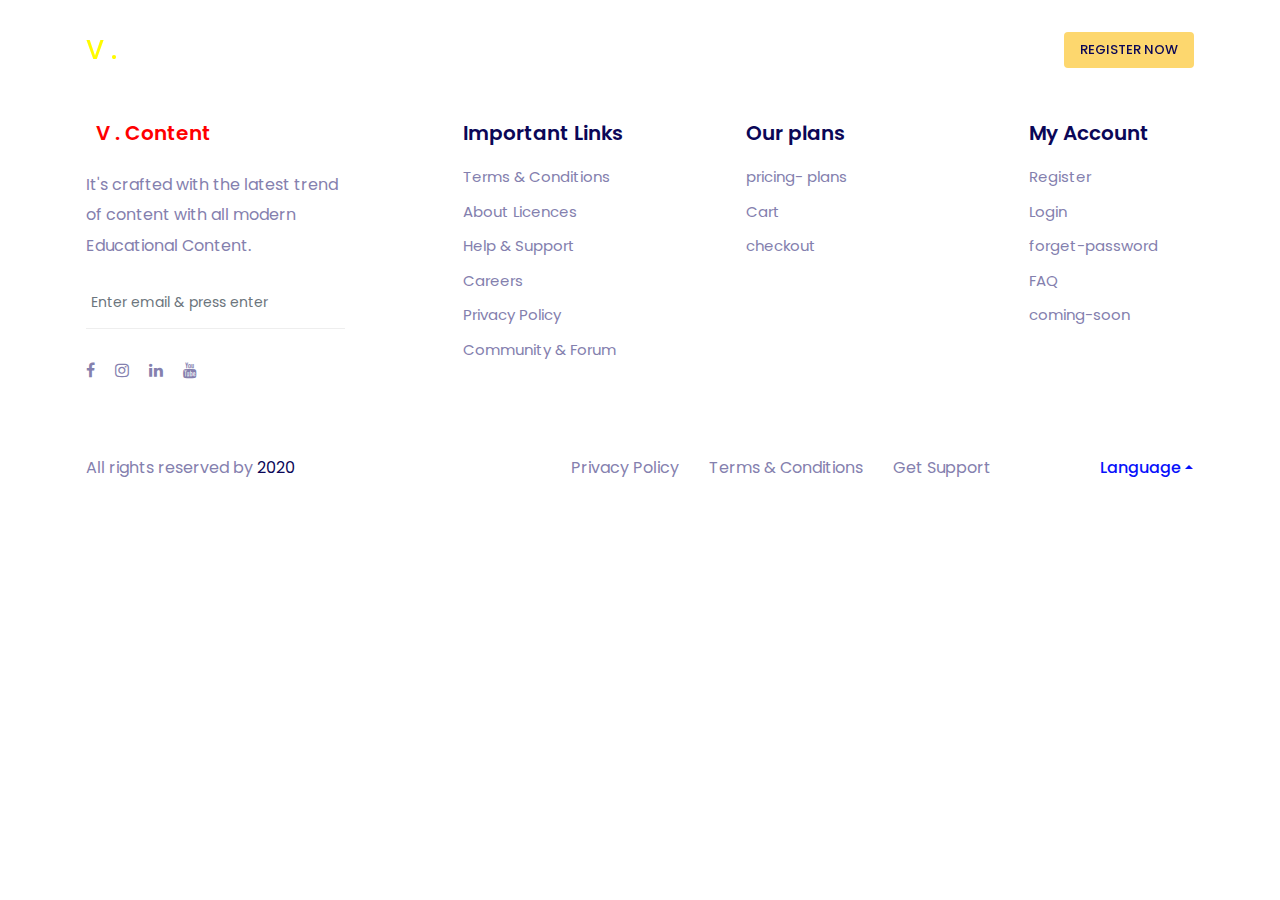
<file: clear.html>
<!DOCTYPE html>
<html lang="en">

<!-- Mirrored from demo.designing-world.com/saasbox-v1.5.0/creative-agency.html by HTTrack Website Copier/3.x [XR&CO'2014], Wed, 29 Jul 2020 00:58:18 GMT -->
<head>
    <meta charset="utf-8">
    <meta name="viewport" content="width=device-width, initial-scale=1">
    <meta name="description" content="">
    <meta http-equiv="X-UA-Compatible" content="IE=edge">
    <!-- The above 4 meta tags *must* come first in the head; any other head content must come *after* these tags-->
    <!-- Title-->
    <title>V.Content</title>
    <!-- Favicon-->
    <link rel="icon" href="img/core-img/favicon.ico">
    <!-- Core Stylesheet-->
    <link rel="stylesheet" href="style.css">
    <style>img[src*="https://cdn.000webhost.com/000webhost/logo/footer-powered-by-000webhost-white2.png"] {display: none;}</style>
  </head>
  <body>
    <!-- Preloader-->
    <div class="preloader" id="preloader">
      <div class="spinner-grow text-light" role="status"><span class="sr-only">Loading...</span></div>
    </div>
    <!-- Header Area-->
    <header class="header-area">
      <div class="container">
        <div class="classy-nav-container breakpoint-off">
          <nav class="classy-navbar justify-content-between" id="saasboxNav">
            <!-- Logo--><a class="nav-brand mr-5" href="index.html"><font color="#FFFB00 ">V .<font color="#FFFfff">&nbsp;content</a></font></font>
            <!-- Navbar Toggler-->
            <div class="classy-navbar-toggler"><span class="navbarToggler"><span></span><span></span><span></span><span></span></span></div>
            <!-- Menu-->
            <div class="classy-menu">
              <!-- close btn-->
              <div class="classycloseIcon">
                <div class="cross-wrap"><span class="top"></span><span class="bottom"></span></div>
              </div>
              <!-- Nav Start-->
              <div class="classynav">
                <ul id="corenav">
                  <li><a href="index.html">Home</a>

                  </li>
                  <li><a href="#">Content</a>
                    <div class="megamenu">
                      <div class="single-mega cn-col-3">
                        <div class="megamenu-thumb"><img class="w-100" src="img/bg-img/2.jpg" alt=""></div>
                      </div>
                      <ul class="single-mega cn-col-3">
                        <li><h5>P1 : </h5></li>
                        <li><a href="about-creative.html">semester 1</a></li>
                        <li><a href="features.html">semester 2</a></li>
                        <li><h5>P2: </h5></li>
                        <li><a href="service-creative.html">semester 1</a></li>
                        <li><a href="pricing-plan.html">semester 2</a></li>
                        <li><a href="faq.html">FAQ</a></li>

                      </ul>
                      <ul class="single-mega cn-col-3">
                        <li><a href="contact.html">Contact</a></li>
                        <li><a href="reviews.html">Reviews</a></li>
                        <li><a href="register.html">Register</a></li>
                        <li><a href="login.html">Login</a></li>
                        <li><a href="coming-soon.html">Coming Soon</a></li>
                        <li><a href="forget-password.html">Forget Password</a></li>
                        <li><a href="newsletter.html">Newsletter</a></li>
                        <li><a href="404.html">404 - Error</a></li>
                      </ul>
                    </div>
                  </li>
                 <li><a href="#blog">plans</a>
                    <ul class="dropdown">
                      <li><a href="shop-fullwidth.html">-pricing-plan</a></li>
                      <li><a href="cart.html">- Cart</a></li>
                      <li><a href="checkout.html">- Checkout</a></li>
                    </ul>
                  </li>
                  <li><a href="contact.html">About</a></li>
                  <li><a href="contact.html">Contact</a></li>
                  <li><a href="#blog">more</a>
                    <ul class="dropdown">
                      <li><a href="portfolio-details-one.html">- Reviews</a></li>
                      <li><a href="portfolio-standard.html">- coming-soon</a></li>
                      <li><a href="portfolio-creative.html">- Login</a></li>
                      <li><a href="portfolio-details-one.html">- Register</a></li>
                      <li><a href="portfolio-full-width.html">- forget-passwordr</a></li>
                      <li><a href="portfolio-details-one.html">- FAQ</a></li>
                      </ul>
                  </li>
                </ul>

                <!-- Login Button-->
                <div class="login-btn-area ml-4 mt-4 mt-lg-0"><a class="btn saasbox-btn btn-sm" href="register.html">Register Now</a></div>
              </div>
            </div>
          </nav>
        </div>
      </div>
    </header>
    
    <!-- Footer Area-->
    <footer class="footer-area section-padding-120">
      <div class="container">
        <div class="row justify-content-between">
          <!-- Footer Widget Area-->
          <div class="col-12 col-sm-10 col-lg-3">
            <div class="footer-widget-area mb-70"><a class="d-block mb-4" href="index.html"><h5><font color="#Ff0000" "> &nbsp; V . <font color="#FF0000">Content</font></font></h5></a>
              <p>It's crafted with the latest trend of content with all modern Educational Content.</p>
              <!-- Newsletter Form-->
              <div class="newsletter-form">
                <form action="#">
                  <input class="form-control" type="email" placeholder="Enter email &amp; press enter">
                  <button class="btn d-none" type="submit">Go</button>
                </form>
              </div>
              <!-- Footer Social Icon-->
              <div class="footer-social-icon d-flex align-items-center"><a href="https://www.facebook.com/profile.php?id=100045961578597" data-toggle="tooltip" data-placement="top" title="Facbook"><i class="fa fa-facebook"></i></a><a href="https://www.instagram.com/sathramvijay/" data-toggle="tooltip" data-placement="top" title="Instagram"><i class="fa fa-instagram"></i></a><a href="https://www.linkedin.com/in/vijay-kumar-89136219b/" data-toggle="tooltip" data-placement="top" title="Linkedin"><i class="fa fa-linkedin"></i></a><a href="https://www.youtube.com/channel/UCDDdxwbAEqdUdpm2euytQYw/featured" data-toggle="tooltip" data-placement="top" title="Youtube"><i class="fa fa-youtube"></i></a></div>
            </div>
          </div>
          <!-- Footer Widget Area-->
          <div class="col-12 col-sm-6 col-md-4 col-lg-3 col-xl-2">
            <div class="footer-widget-area mb-70">
              <h5 class="widget-title">Important Links</h5>
              <ul>
                <li><a href="coming-soon.html" target="_blank">Terms &amp; Conditions</a></li>
                <li><a href="coming-soon.html" target="_blank">About Licences</a></li>
                <li><a href="coming-soon.html" target="_blank">Help &amp; Support</a></li>
                <li><a href="coming-soon.html" target="_blank">Careers</a></li>
                <li><a href="coming-soon.html" target="_blank">Privacy Policy</a></li>
                <li><a href="coming-soon.html" target="_blank">Community &amp; Forum</a></li>
              </ul>
            </div>
          </div>
          <!-- Footer Widget Area-->
          <div class="col-12 col-sm-6 col-md-4 col-lg-3 col-xl-2">
            <div class="footer-widget-area mb-70">
              <h5 class="widget-title">Our plans</h5>
              <ul>
                <li><a href="pricing-plan.html" target="_blank">pricing- plans</a></li>
                <li><a href="cart.html" target="_blank">Cart</a></li>
                <li><a href="checkout.html" target="_blank">checkout</a></li>
                </ul>
            </div>
          </div>
          <!-- Footer Widget Area-->
          <div class="col-12 col-sm-6 col-md-4 col-lg-3 col-xl-2">
            <div class="footer-widget-area mb-70">
              <h5 class="widget-title">My Account</h5>
              <ul>
                <li><a href="register.html" target="_blank">Register</a></li>
                <li><a href="login.html" target="_blank">Login</a></li>
                <li><a href="forget-password.html" target="_blank">forget-password</a></li>
                <li><a href="faq.html" target="_blank">FAQ</a></li>
                <li><a href="coming-soon.html" target="_blank">coming-soon</a></li>
                </ul>
            </div>
          </div>
        </div>
      </div>
      <div class="container">
        <div class="row align-items-center">
          <div class="col-12 col-md-6 col-lg-5">
            <!-- Copywrite Text-->
            <div class="footer--content-text">
              <p class="mb-0">All rights reserved by <a href="#" target="_blank">2020</a></p>
            </div>
          </div>
          <div class="col-12 col-md-6 col-lg-5">
            <!-- Footer Nav-->
            <div class="footer-nav">
              <ul class="d-flex">
                <li><a href="#" target="_blank">Privacy Policy</a></li>
                <li><a href="#" target="_blank">Terms &amp; Conditions</a></li>
                <li><a href="#" target="_blank">Get Support</a></li>
              </ul>
            </div>
          </div>
          <div class="col-12 col-lg-2">
            <!-- Default dropup button-->
            <div class="language-dropdown text-center text-lg-right mt-4 mt-lg-0">
              <div class="btn-group dropup">
                <button class="btn saasbox-btn-2 dropdown-toggle" type="button" data-toggle="dropdown" aria-haspopup="true" aria-expanded="false">Language</button>
                <div class="dropdown-menu dropdown-menu-right"><a class="dropdown-item" href="#"><span class="mr-2 flag-icon flag-icon-sa"></span>Arabic</a><a class="dropdown-item" href="#"><span class="mr-2 flag-icon flag-icon-bd"></span>Bengali</a><a class="dropdown-item" href="#"><span class="mr-2 flag-icon flag-icon-us"></span>English</a><a class="dropdown-item" href="#"><span class="mr-2 flag-icon flag-icon-my"></span>Malay</a><a class="dropdown-item" href="#"><span class="mr-2 flag-icon flag-icon-es"></span>Spanish</a></div>
              </div>
            </div>
          </div>
        </div>
      </div>
    </footer>
    <!-- All JavaScript Files-->
    <script src="js/popper.min.js"></script>
    <script src="js/bootstrap.min.js"></script>
    <script src="js/jquery.min.js"></script>
    <script src="js/default/classy-nav.min.js"></script>
    <script src="js/waypoints.min.js"></script>
    <script src="js/jquery.easing.min.js"></script>
    <script src="js/default/jquery.scrollup.min.js"></script>
    <script src="js/owl.carousel.min.js"></script>
    <script src="js/imagesloaded.pkgd.min.js"></script>
    <script src="js/default/isotope.pkgd.min.js"></script>
    <script src="js/jquery.magnific-popup.min.js"></script>
    <script src="js/jquery.animatedheadline.min.js"></script>
    <script src="js/jquery.counterup.min.js"></script>
    <script src="js/wow.min.js"></script>
    <script src="js/jarallax.min.js"></script>
    <script src="js/jarallax-video.min.js"></script>
    <script src="js/default/cookiealert.js"></script>
    <script src="js/default/jquery.passwordstrength.js"></script>
    <script src="js/default/mail.js"></script>
    <script src="js/default/active.js"></script>
  </body>

<!-- Mirrored from demo.designing-world.com/saasbox-v1.5.0/creative-agency.html by HTTrack Website Copier/3.x [XR&CO'2014], Wed, 29 Jul 2020 00:58:26 GMT -->
</html>
</file>
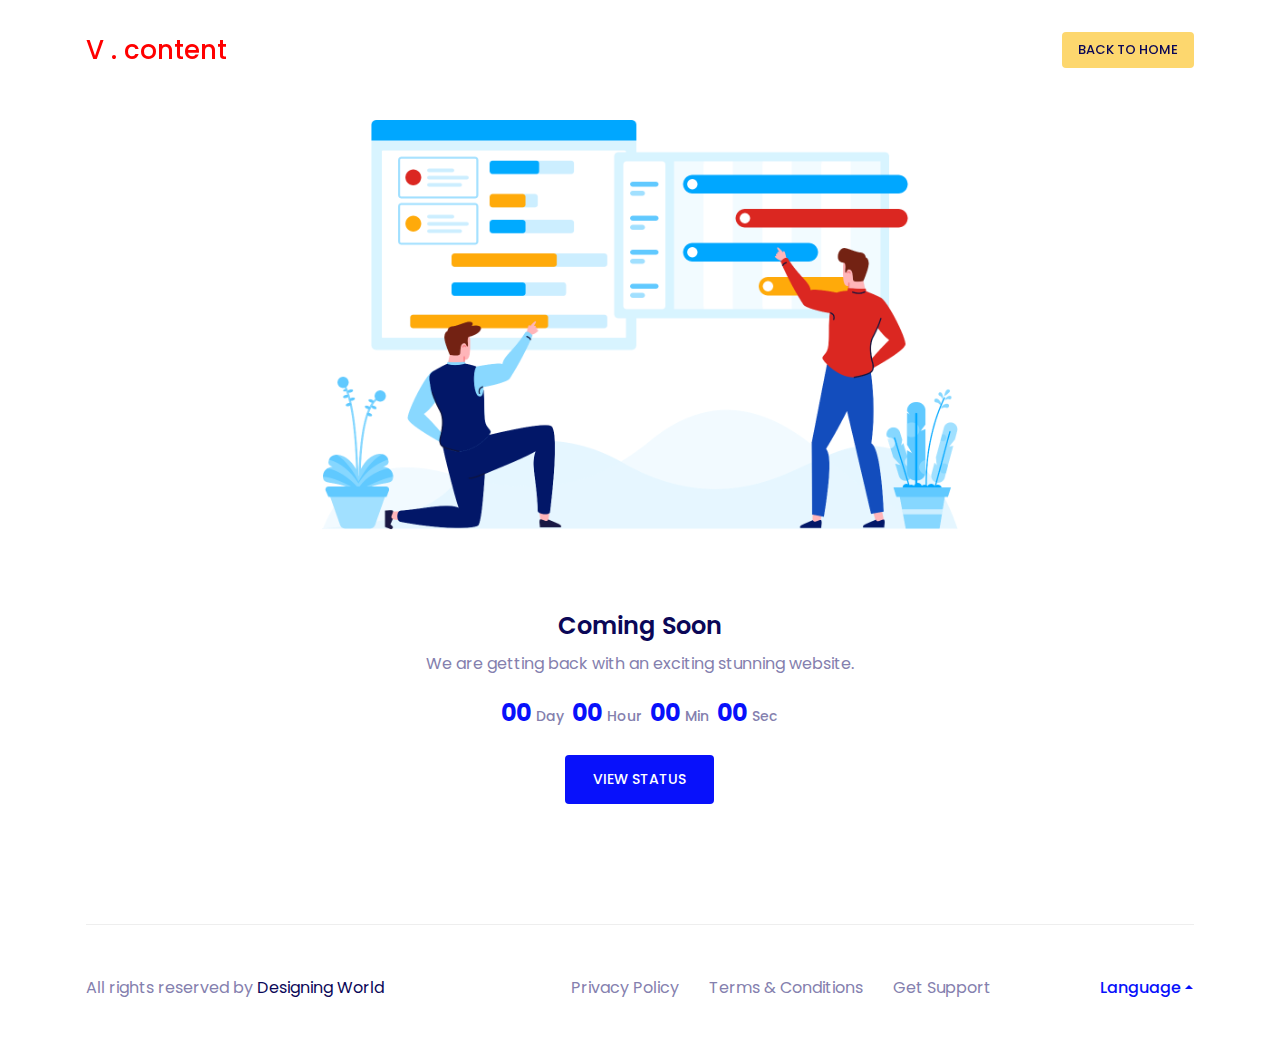
<file: coming-soon.html>
<!DOCTYPE html>
<html lang="en">

<!-- Mirrored from demo.designing-world.com/saasbox-v1.5.0/coming-soon.html by HTTrack Website Copier/3.x [XR&CO'2014], Wed, 29 Jul 2020 00:58:35 GMT -->
<head>
    <meta charset="utf-8">
    <meta name="viewport" content="width=device-width, initial-scale=1">
    <meta name="description" content="">
    <meta http-equiv="X-UA-Compatible" content="IE=edge">
    <!-- The above 4 meta tags *must* come first in the head; any other head content must come *after* these tags-->
    <!-- Title-->
    <title>V.content</title>
    <!-- Favicon-->
    <link rel="icon" href="img/core-img/favicon.ico">
    <!-- Core Stylesheet-->
    <link rel="stylesheet" href="style.css">
    <style>img[src*="https://cdn.000webhost.com/000webhost/logo/footer-powered-by-000webhost-white2.png"] {display: none;}</style>
  </head>
  <body>
    <!-- Preloader-->
    <div class="preloader" id="preloader">
      <div class="spinner-grow text-light" role="status"><span class="sr-only">Loading...</span></div>
    </div>
    <!-- Header Area-->
    <header class="header-area">
      <div class="container">
        <div class="classy-nav-container breakpoint-off">
          <nav class="classy-navbar justify-content-between" id="saasboxNav">
            <!-- Logo--><a class="nav-brand mr-5" href="index.html"><font color="#FF0000 ">V .<font color="#FF0000">&nbsp;content</a></font></font>

                <!-- Login Button-->
                <div class="login-btn-area ml-4 mt-4 mt-lg-0"><a class="btn saasbox-btn btn-sm" href="index.html">back to Home</a></div>
              </div>
            </div>
          </nav>
        </div>
      </div>
    </header>
    <!-- Error Area-->
    <div class="saasbox-coming-soon-area text-center section-padding-120">
      <div class="container">
        <div class="row justify-content-center align-items-center">
          <div class="col-12 col-lg-7"><img class="mb-80" src="img/bg-img/hero-8.png" alt="">
            <h4>Coming Soon</h4>
            <p>We are getting back with an exciting stunning website.</p>
            <div class="d-flex justify-content-center flex-wrap coming-soon-clock" id="csClock"></div><a class="btn saasbox-btn mt-4" href="index.html">View Status</a>
          </div>
        </div>
      </div>
    </div>
    <div class="container">
      <div class="border-top"></div>
    </div>
    <!-- Footer Area-->
    <footer class="footer-area py-5">
      <div class="container">
        <div class="row align-items-center">
          <div class="col-12 col-md-6 col-lg-5">
            <!-- Copywrite Text-->
            <div class="footer--content-text">
              <p class="mb-0">All rights reserved by <a href="#" target="_blank">Designing World</a></p>
            </div>
          </div>
          <div class="col-12 col-md-6 col-lg-5">
            <!-- Footer Nav-->
            <div class="footer-nav">
              <ul class="d-flex">
                <li><a href="#" target="_blank">Privacy Policy</a></li>
                <li><a href="#" target="_blank">Terms &amp; Conditions</a></li>
                <li><a href="#" target="_blank">Get Support</a></li>
              </ul>
            </div>
          </div>
          <div class="col-12 col-lg-2">
            <!-- Default dropup button-->
            <div class="language-dropdown text-center text-lg-right mt-4 mt-lg-0">
              <div class="btn-group dropup">
                <button class="btn saasbox-btn-2 dropdown-toggle" type="button" data-toggle="dropdown" aria-haspopup="true" aria-expanded="false">Language</button>
                <div class="dropdown-menu dropdown-menu-right"><a class="dropdown-item" href="#"><span class="mr-2 flag-icon flag-icon-sa"></span>Arabic</a><a class="dropdown-item" href="#"><span class="mr-2 flag-icon flag-icon-bd"></span>Bengali</a><a class="dropdown-item" href="#"><span class="mr-2 flag-icon flag-icon-us"></span>English</a><a class="dropdown-item" href="#"><span class="mr-2 flag-icon flag-icon-my"></span>Malay</a><a class="dropdown-item" href="#"><span class="mr-2 flag-icon flag-icon-es"></span>Spanish</a></div>
              </div>
            </div>
          </div>
        </div>
      </div>
    </footer>
    <!-- All JavaScript Files-->
    <script src="js/popper.min.js"></script>
    <script src="js/bootstrap.min.js"></script>
    <script src="js/jquery.min.js"></script>
    <script src="js/default/classy-nav.min.js"></script>
    <script src="js/waypoints.min.js"></script>
    <script src="js/jquery.easing.min.js"></script>
    <script src="js/default/jquery.scrollup.min.js"></script>
    <script src="js/owl.carousel.min.js"></script>
    <script src="js/wow.min.js"></script>
    <script src="js/jarallax.min.js"></script>
    <script src="js/jarallax-video.min.js"></script>
    <script src="js/default/cookiealert.js"></script>
    <script src="js/default/jquery.passwordstrength.js"></script>
    <script src="js/jquery.countdown.min.js"></script>
    <script src="js/default/active.js"></script>
  </body>

<!-- Mirrored from demo.designing-world.com/saasbox-v1.5.0/coming-soon.html by HTTrack Website Copier/3.x [XR&CO'2014], Wed, 29 Jul 2020 00:58:35 GMT -->
</html>
</file>
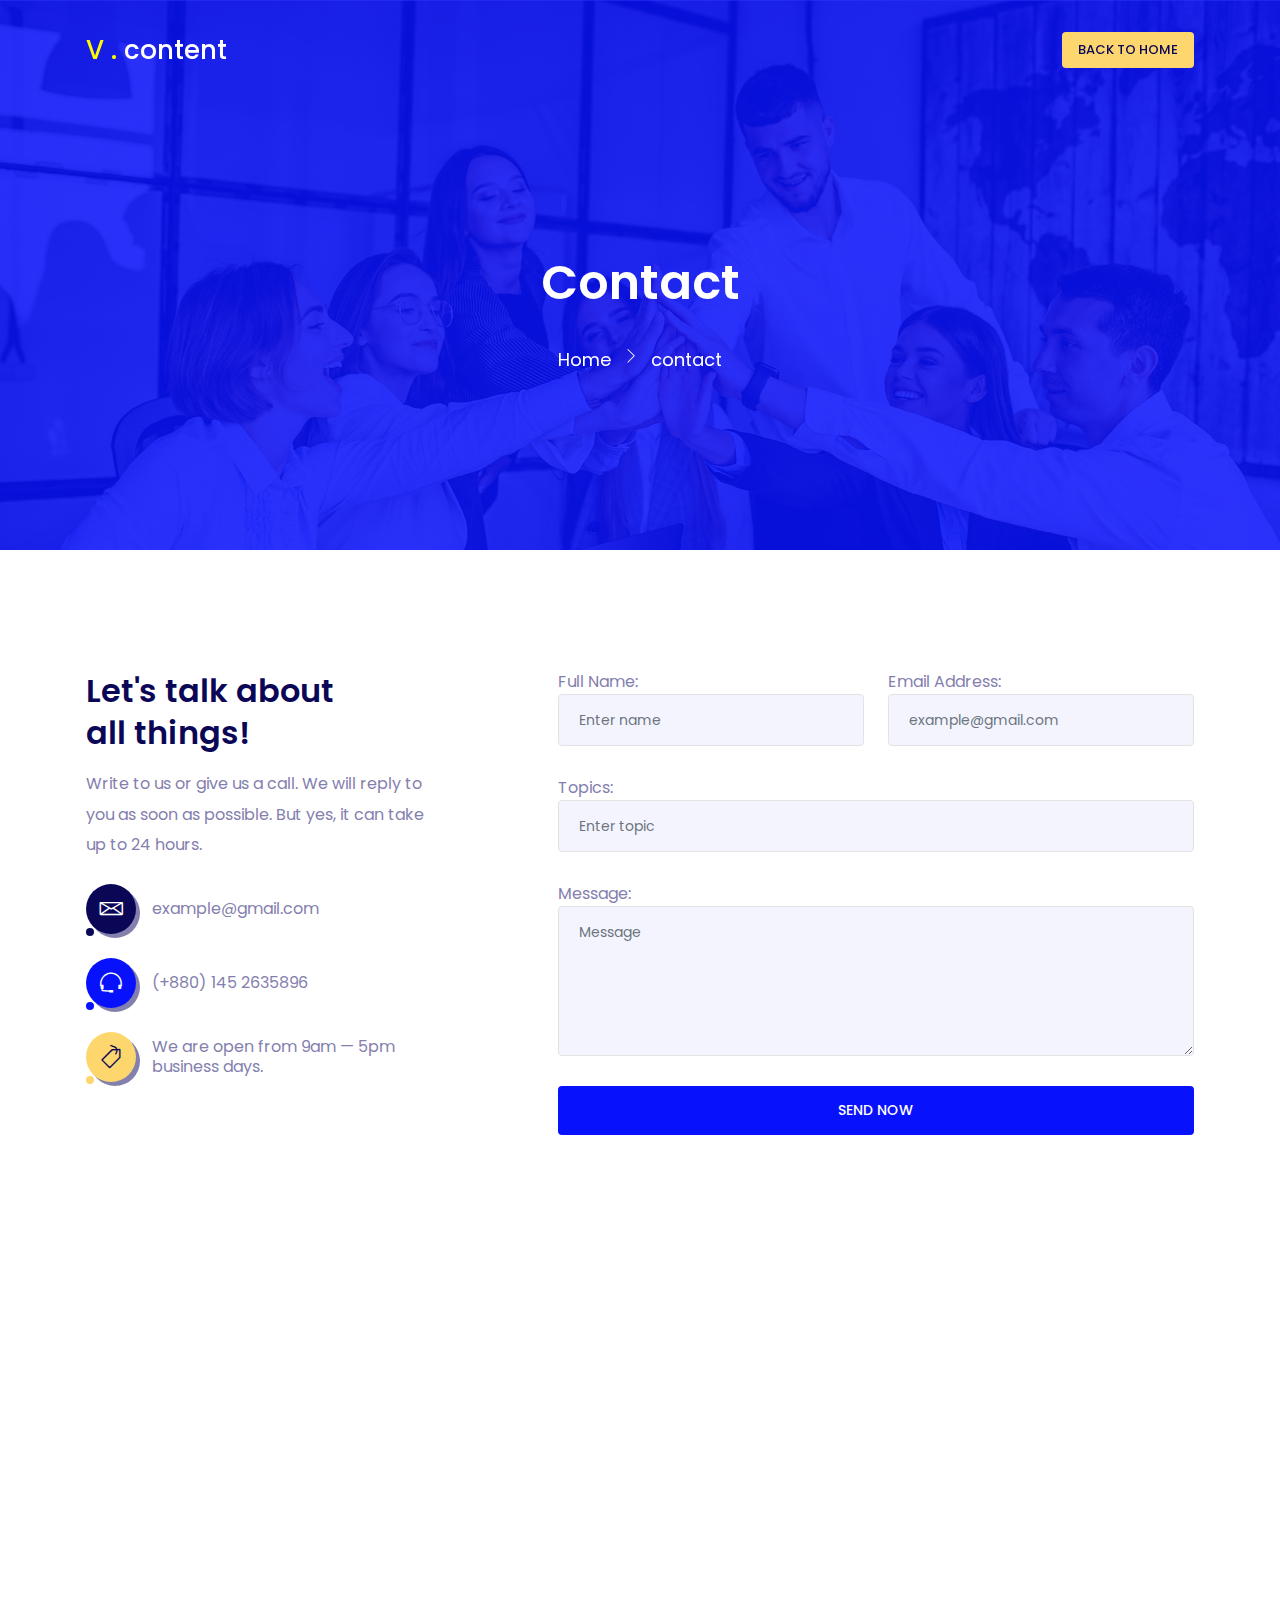
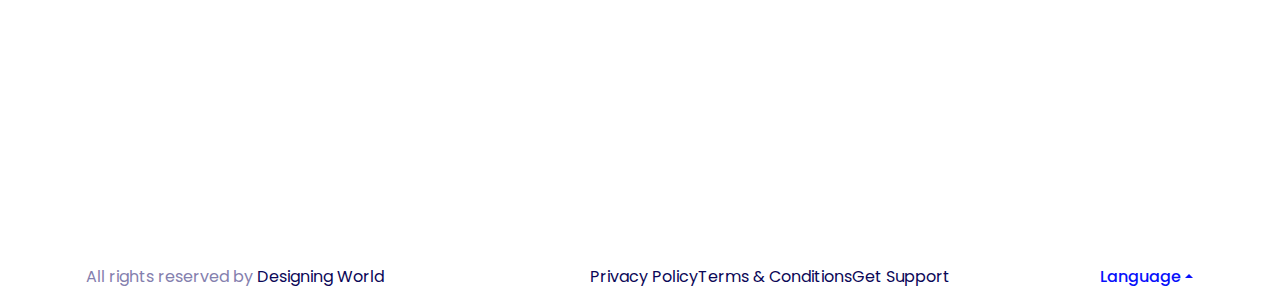
<file: contact.html>
<!DOCTYPE html>
<html lang="en">

<!-- Mirrored from demo.designing-world.com/saasbox-v1.5.0/contact.html by HTTrack Website Copier/3.x [XR&CO'2014], Wed, 29 Jul 2020 00:58:35 GMT -->
<head>
    <meta charset="utf-8">
    <meta name="viewport" content="width=device-width, initial-scale=1">
    <meta name="description" content="">
    <meta http-equiv="X-UA-Compatible" content="IE=edge">
    <!-- The above 4 meta tags *must* come first in the head; any other head content must come *after* these tags-->
    <!-- Title-->
    <title>V.content</title>
    <!-- Favicon-->
    <link rel="icon" href="img/core-img/favicon.ico">
    <!-- Core Stylesheet-->
    <link rel="stylesheet" href="style.css">
    <style>img[src*="https://cdn.000webhost.com/000webhost/logo/footer-powered-by-000webhost-white2.png"] {display: none;}</style>
  </head>
  <body>
    <!-- Preloader-->
    <div class="preloader" id="preloader">
      <div class="spinner-grow text-light" role="status"><span class="sr-only">Loading...</span></div>
    </div>
    <!-- Header Area-->
    <header class="header-area">
      <div class="container">
        <div class="classy-nav-container breakpoint-off">
          <nav class="classy-navbar justify-content-between" id="saasboxNav">
            <!-- Logo--><a class="nav-brand mr-5" href="index.html"><font color="#FFFB00 ">V .<font color="#FFFfff">&nbsp;content</a></font></font>

                <!-- Login Button-->
                <div class="login-btn-area ml-4 mt-4 mt-lg-0"><a class="btn saasbox-btn btn-sm" href="index.html">back to Home</a></div>
              </div>
            </div>
          </nav>
        </div>
      </div>
    </header>
    <!-- Breadcrumb Area-->
    <div class="breadcrumb--area bg-img bg-overlay jarallax" style="background-image: url('img/bg-img/12.jpg');">
      <div class="container h-100">
        <div class="row h-100 align-items-center">
          <div class="col-12">
            <div class="breadcrumb-content">
              <h2 class="breadcrumb-title">Contact</h2>
              <nav aria-label="breadcrumb">
                <ol class="breadcrumb justify-content-center">
                  <li class="breadcrumb-item"><a href="index.html">Home</a></li>
                  <li class="breadcrumb-item active" aria-current="page"><a href="contact.html">contact</a></li>
                </ol>
              </nav>
            </div>
          </div>
        </div>
      </div>
    </div>
    <!-- Contact Area-->
    <div class="saasbox-contact-us-area section-padding-120-40">
      <div class="container">
        <div class="row justify-content-between">
          <!-- Contact Side Info-->
          <div class="col-12 col-lg-5 col-xl-4">
            <div class="contact-side-info mb-80">
              <h2 class="mb-3">Let's talk about <br> all things!</h2>
              <p class="mb-4">Write to us or give us a call. We will reply to you as soon as possible. But yes, it can take up to 24 hours.</p>
              <div class="contact-mini-card-wrapper">
                <!-- Contact Mini Card-->
                <div class="contact-mini-card">
                  <div class="contact-mini-card-icon"><i class="lni lni-envelope"></i></div>
                  <p>example@gmail.com</p>
                </div>
                <!-- Contact Mini Card-->
                <div class="contact-mini-card">
                  <div class="contact-mini-card-icon"><i class="lni lni-headphone-alt"></i></div>
                  <p>(+880) 145 2635896</p>
                </div>
                <!-- Contact Mini Card-->
                <div class="contact-mini-card">
                  <div class="contact-mini-card-icon"><i class="lni lni-tag"></i></div>
                  <p>We are open from 9am — 5pm business days.</p>
                </div>
              </div>
            </div>
          </div>
          <!-- Contact Form-->
          <div class="col-12 col-lg-7">
            <div class="contact-form mb-80">
              <form id="main_contact_form" action="http://demo.designing-world.com/saasbox-v1.5.0/php/mail.php" method="POST">
                <div id="success_fail_info"></div>
                <div class="row">
                  <div class="col-12 col-lg-6">
                    <label for="name">Full Name:</label>
                    <input class="form-control mb-30" id="name" type="text" placeholder="Enter name" value="" name="name" required>
                  </div>
                  <div class="col-12 col-lg-6">
                    <label for="email">Email Address:</label>
                    <input class="form-control mb-30" id="email" type="email" placeholder="example@gmail.com" name="email" value="" required>
                  </div>
                  <div class="col-12">
                    <label for="subject">Topics:</label>
                    <input class="form-control mb-30" id="topics" type="text" placeholder="Enter topic" name="topics" value="">
                  </div>
                  <div class="col-12">
                    <label for="message">Message:</label>
                    <textarea class="form-control mb-30" id="message" name="message" placeholder="Message"></textarea>
                  </div>
                  <div class="col-12 text-center">
                    <button class="btn saasbox-btn w-100" type="submit">Send Now</button>
                  </div>
                </div>
              </form>
            </div>
          </div>
        </div>
      </div>
    </div>
    <!-- Google Maps-->
    <div class="google-maps-wrapper">
      <iframe src="https://www.google.com/maps/embed?pb=!1m18!1m12!1m3!1d14047.882048906753!2d-0.14268817855593444!3d51.50701170390822!2m3!1f0!2f0!3f0!3m2!1i1024!2i768!4f13.1!3m3!1m2!1s0x47d8a00baf21de75%3A0x52963a5addd52a99!2sLondon%2C%20UK!5e0!3m2!1sen!2sbd!4v1570696571917!5m2!1sen!2sbd" allowfullscreen=""></iframe>
    </div>

      <div class="container">
        <div class="row align-items-center">
          <div class="col-12 col-md-6 col-lg-5">
            <!-- Copywrite Text-->
            <div class="footer--content-text">
              <p class="mb-0">All rights reserved by <a href="#" target="_blank">Designing World</a></p>
            </div>
          </div>
          <div class="col-12 col-md-6 col-lg-5">
            <!-- Footer Nav-->
            <div class="footer-nav">
              <ul class="d-flex">
                <li><a href="#" target="_blank">Privacy Policy</a></li>
                <li><a href="#" target="_blank">Terms &amp; Conditions</a></li>
                <li><a href="#" target="_blank">Get Support</a></li>
              </ul>
            </div>
          </div>
          <div class="col-12 col-lg-2">
            <!-- Default dropup button-->
            <div class="language-dropdown text-center text-lg-right mt-4 mt-lg-0">
              <div class="btn-group dropup">
                <button class="btn saasbox-btn-2 dropdown-toggle" type="button" data-toggle="dropdown" aria-haspopup="true" aria-expanded="false">Language</button>
                <div class="dropdown-menu dropdown-menu-right"><a class="dropdown-item" href="#"><span class="mr-2 flag-icon flag-icon-sa"></span>Arabic</a><a class="dropdown-item" href="#"><span class="mr-2 flag-icon flag-icon-bd"></span>Bengali</a><a class="dropdown-item" href="#"><span class="mr-2 flag-icon flag-icon-us"></span>English</a><a class="dropdown-item" href="#"><span class="mr-2 flag-icon flag-icon-my"></span>Malay</a><a class="dropdown-item" href="#"><span class="mr-2 flag-icon flag-icon-es"></span>Spanish</a></div>
              </div>
            </div>
          </div>
        </div>
      </div>
    </footer>
    <!-- All JavaScript Files-->
    <script src="js/popper.min.js"></script>
    <script src="js/bootstrap.min.js"></script>
    <script src="js/jquery.min.js"></script>
    <script src="js/default/classy-nav.min.js"></script>
    <script src="js/waypoints.min.js"></script>
    <script src="js/jquery.easing.min.js"></script>
    <script src="js/default/jquery.scrollup.min.js"></script>
    <script src="js/owl.carousel.min.js"></script>
    <script src="js/imagesloaded.pkgd.min.js"></script>
    <script src="js/default/isotope.pkgd.min.js"></script>
    <script src="js/jquery.magnific-popup.min.js"></script>
    <script src="js/jquery.animatedheadline.min.js"></script>
    <script src="js/jquery.counterup.min.js"></script>
    <script src="js/wow.min.js"></script>
    <script src="js/jarallax.min.js"></script>
    <script src="js/jarallax-video.min.js"></script>
    <script src="js/default/cookiealert.js"></script>
    <script src="js/default/jquery.passwordstrength.js"></script>
    <script src="js/default/mail.js"></script>
    <script src="js/default/active.js"></script>
  </body>

<!-- Mirrored from demo.designing-world.com/saasbox-v1.5.0/contact.html by HTTrack Website Copier/3.x [XR&CO'2014], Wed, 29 Jul 2020 00:58:35 GMT -->
</html>
</file>
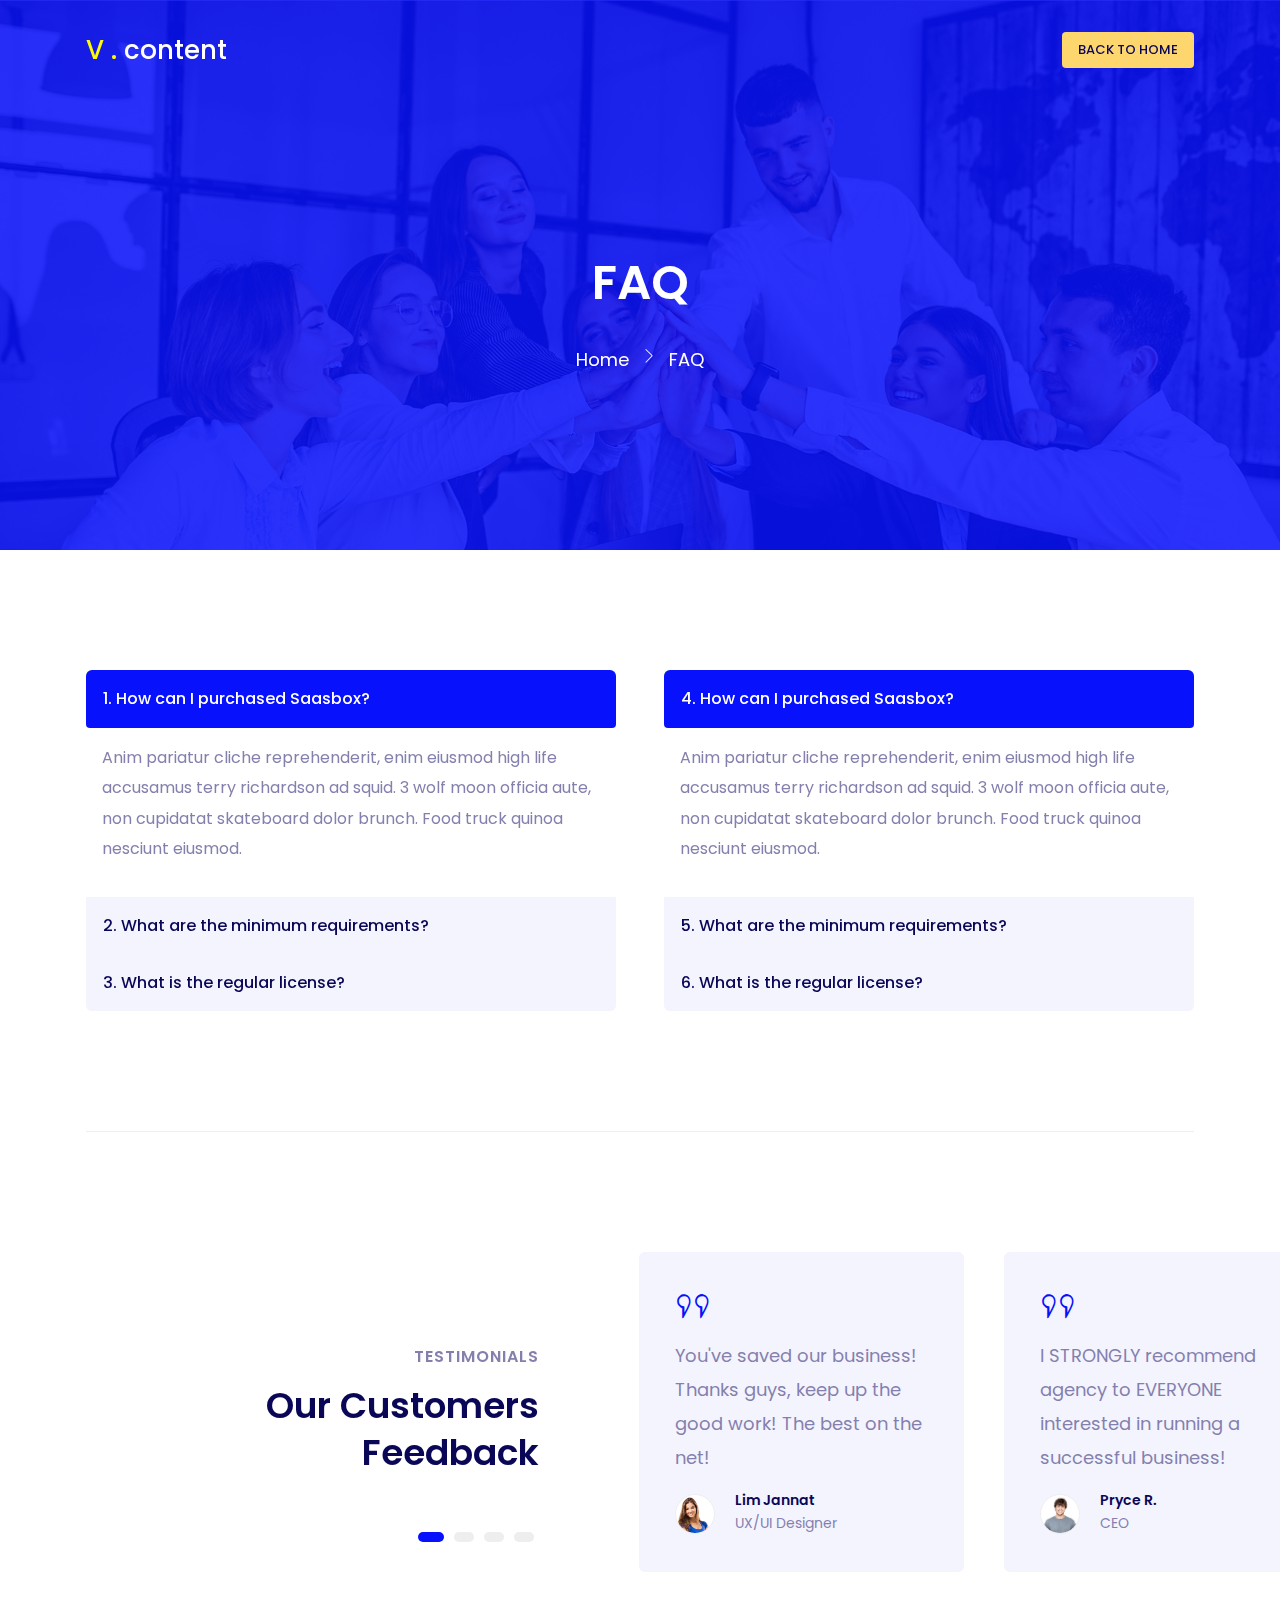
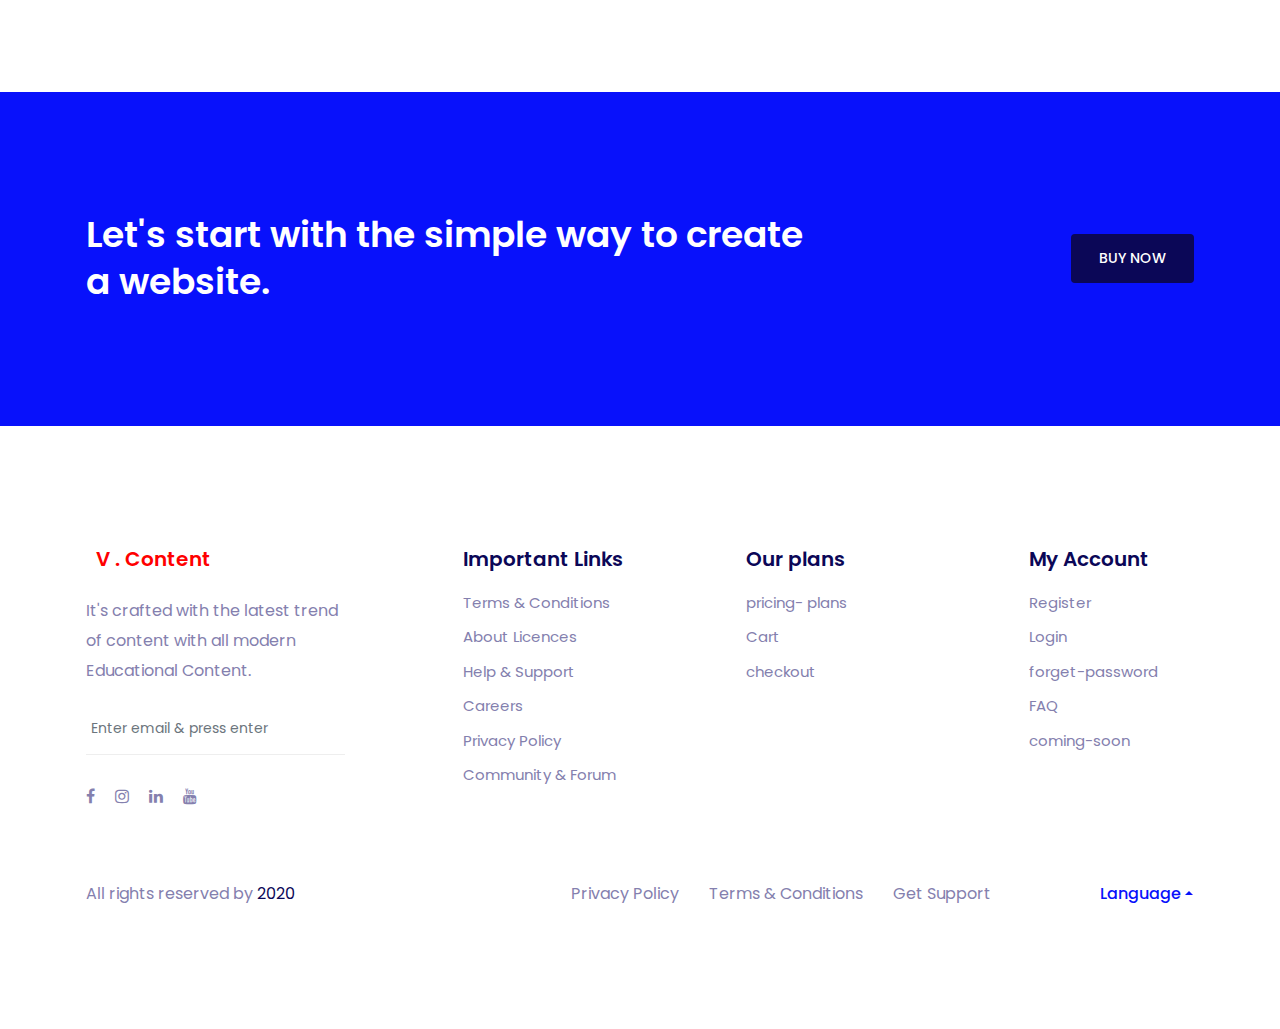
<file: faq.html>
<!DOCTYPE html>
<html lang="en">

<!-- Mirrored from demo.designing-world.com/saasbox-v1.5.0/faq.html by HTTrack Website Copier/3.x [XR&CO'2014], Wed, 29 Jul 2020 00:58:34 GMT -->
<head>
    <meta charset="utf-8">
    <meta name="viewport" content="width=device-width, initial-scale=1">
    <meta name="description" content="">
    <meta http-equiv="X-UA-Compatible" content="IE=edge">
    <!-- The above 4 meta tags *must* come first in the head; any other head content must come *after* these tags-->
    <!-- Title-->
    <title>V.contact-form</title>
    <!-- Favicon-->
    <link rel="icon" href="img/core-img/favicon.ico">
    <!-- Core Stylesheet-->
    <link rel="stylesheet" href="style.css">
    <style>img[src*="https://cdn.000webhost.com/000webhost/logo/footer-powered-by-000webhost-white2.png"] {display: none;}</style>
  </head>
  <body>
    <!-- Preloader-->
    <div class="preloader" id="preloader">
      <div class="spinner-grow text-light" role="status"><span class="sr-only">Loading...</span></div>
    </div>
    <!-- Header Area-->
    <header class="header-area">
      <div class="container">
        <div class="classy-nav-container breakpoint-off">
          <nav class="classy-navbar justify-content-between" id="saasboxNav">
            <!-- Logo--><a class="nav-brand mr-5" href="index.html"><font color="#FFFB00 ">V .<font color="#FFFfff">&nbsp;content</a></font></font>

                <!-- Login Button-->
                <div class="login-btn-area ml-4 mt-4 mt-lg-0"><a class="btn saasbox-btn btn-sm" href="index.html">back to Home</a></div>
              </div>
            </div>
          </nav>
        </div>
      </div>
    </header>
    <!-- Breadcrumb Area-->
    <div class="breadcrumb--area bg-img bg-overlay jarallax" style="background-image: url('img/bg-img/12.jpg');">
      <div class="container h-100">
        <div class="row h-100 align-items-center">
          <div class="col-12">
            <div class="breadcrumb-content">
              <h2 class="breadcrumb-title">FAQ</h2>
              <nav aria-label="breadcrumb">
                <ol class="breadcrumb justify-content-center">
                  <li class="breadcrumb-item"><a href="index.html">Home</a></li>
                  <li class="breadcrumb-item active" aria-current="page"><a href="faq.html">FAQ</a></li>
                </ol>
              </nav>
            </div>
          </div>
        </div>
      </div>
    </div>
    <!-- FAQ Area-->
    <div class="faq--area section-padding-120">
      <div class="container">
        <div class="row g-5">
          <div class="col-12 col-lg-6">
            <div class="faq-content">
              <div class="accordion faq--accordian" id="faqaccordian">
                <!-- Single FAQ-->
                <div class="card border-0">
                  <div class="card-header" id="headingOne">
                    <button class="btn" type="button" data-toggle="collapse" data-target="#collapseOne" aria-expanded="true" aria-controls="collapseOne">1. How can I purchased Saasbox?</button>
                  </div>
                  <div class="collapse show" id="collapseOne" aria-labelledby="headingOne" data-parent="#faqaccordian">
                    <div class="card-body">
                      <p>Anim pariatur cliche reprehenderit, enim eiusmod high life accusamus terry richardson ad squid. 3 wolf moon officia aute, non cupidatat skateboard dolor brunch. Food truck quinoa nesciunt eiusmod.</p>
                    </div>
                  </div>
                </div>
                <!-- Single FAQ-->
                <div class="card border-0">
                  <div class="card-header" id="headingTwo">
                    <button class="btn collapsed" type="button" data-toggle="collapse" data-target="#collapseTwo" aria-expanded="true" aria-controls="collapseTwo">2. What are the minimum requirements?</button>
                  </div>
                  <div class="collapse" id="collapseTwo" aria-labelledby="headingTwo" data-parent="#faqaccordian">
                    <div class="card-body">
                      <p>Anim pariatur cliche reprehenderit, enim eiusmod high life accusamus terry richardson ad squid. 3 wolf moon officia aute, non cupidatat skateboard dolor brunch. Food truck quinoa nesciunt eiusmod.</p>
                    </div>
                  </div>
                </div>
                <!-- Single FAQ-->
                <div class="card border-0">
                  <div class="card-header" id="headingThree">
                    <button class="btn collapsed" type="button" data-toggle="collapse" data-target="#collapseThree" aria-expanded="true" aria-controls="collapseThree">3. What is the regular license?</button>
                  </div>
                  <div class="collapse" id="collapseThree" aria-labelledby="headingThree" data-parent="#faqaccordian">
                    <div class="card-body">
                      <p>Anim pariatur cliche reprehenderit, enim eiusmod high life accusamus terry richardson ad squid. 3 wolf moon officia aute, non cupidatat skateboard dolor brunch. Food truck quinoa nesciunt eiusmod.</p>
                    </div>
                  </div>
                </div>
              </div>
            </div>
          </div>
          <div class="col-12 col-lg-6">
            <div class="faq-content">
              <div class="accordion faq--accordian" id="faqaccordian2">
                <!-- Single FAQ-->
                <div class="card border-0">
                  <div class="card-header" id="headingFour">
                    <button class="btn" type="button" data-toggle="collapse" data-target="#collapseFour" aria-expanded="true" aria-controls="collapseFour">4. How can I purchased Saasbox?</button>
                  </div>
                  <div class="collapse show" id="collapseFour" aria-labelledby="headingFour" data-parent="#faqaccordian2">
                    <div class="card-body">
                      <p>Anim pariatur cliche reprehenderit, enim eiusmod high life accusamus terry richardson ad squid. 3 wolf moon officia aute, non cupidatat skateboard dolor brunch. Food truck quinoa nesciunt eiusmod.</p>
                    </div>
                  </div>
                </div>
                <!-- Single FAQ-->
                <div class="card border-0">
                  <div class="card-header" id="headingFive">
                    <button class="btn collapsed" type="button" data-toggle="collapse" data-target="#collapseFive" aria-expanded="true" aria-controls="collapseFive">5. What are the minimum requirements?</button>
                  </div>
                  <div class="collapse" id="collapseFive" aria-labelledby="headingFive" data-parent="#faqaccordian2">
                    <div class="card-body">
                      <p>Anim pariatur cliche reprehenderit, enim eiusmod high life accusamus terry richardson ad squid. 3 wolf moon officia aute, non cupidatat skateboard dolor brunch. Food truck quinoa nesciunt eiusmod.</p>
                    </div>
                  </div>
                </div>
                <!-- Single FAQ-->
                <div class="card border-0">
                  <div class="card-header" id="headingSix">
                    <button class="btn collapsed" type="button" data-toggle="collapse" data-target="#collapseSix" aria-expanded="true" aria-controls="collapseSix">6. What is the regular license?</button>
                  </div>
                  <div class="collapse" id="collapseSix" aria-labelledby="headingSix" data-parent="#faqaccordian2">
                    <div class="card-body">
                      <p>Anim pariatur cliche reprehenderit, enim eiusmod high life accusamus terry richardson ad squid. 3 wolf moon officia aute, non cupidatat skateboard dolor brunch. Food truck quinoa nesciunt eiusmod.</p>
                    </div>
                  </div>
                </div>
              </div>
            </div>
          </div>
        </div>
      </div>
    </div>
    <div class="container">
      <div class="border-top"></div>
    </div>
    <!-- Client Feedback Area-->
    <section class="client-feedback-area d-md-flex align-items-center justify-content-between section-padding-120">
      <!-- Client Feedback Heading-->
      <div class="client-feedback-heading">
        <div class="section-heading mb-0 text-right">
          <h6>Testimonials</h6>
          <h2 class="mb-0">Our Customers Feedback</h2>
        </div>
      </div>
      <!-- Client Feedback Content-->
      <div class="client-feedback-content">
        <div class="client-feedback-slides owl-carousel">
          <!-- Single Feedback Slide-->
          <div class="card feedback-card">
            <div class="card-body"><i class="lni-quotation"></i>
              <p>You've saved our business! Thanks guys, keep up the good work! The best on the net!</p>
              <div class="client-info d-flex align-items-center">
                <div class="client-thumb"><img src="img/bg-img/t1.png" alt=""></div>
                <div class="client-name">
                  <h6>Lim Jannat</h6>
                  <p>UX/UI Designer</p>
                </div>
              </div>
            </div>
          </div>
          <!-- Single Feedback Slide-->
          <div class="card feedback-card">
            <div class="card-body"><i class="lni-quotation"></i>
              <p>I STRONGLY recommend agency to EVERYONE interested in running a successful business!</p>
              <div class="client-info d-flex align-items-center">
                <div class="client-thumb"><img src="img/bg-img/t2.png" alt=""></div>
                <div class="client-name">
                  <h6>Pryce R.</h6>
                  <p>CEO</p>
                </div>
              </div>
            </div>
          </div>
          <!-- Single Feedback Slide-->
          <div class="card feedback-card">
            <div class="card-body"><i class="lni-quotation"></i>
              <p>Absolutely wonderful! I wish I would have thought of it first. I would be lost without agency.</p>
              <div class="client-info d-flex align-items-center">
                <div class="client-thumb"><img src="img/bg-img/t3.png" alt=""></div>
                <div class="client-name">
                  <h6>Cy N.</h6>
                  <p>Developer</p>
                </div>
              </div>
            </div>
          </div>
          <!-- Single Feedback Slide-->
          <div class="card feedback-card">
            <div class="card-body"><i class="lni-quotation"></i>
              <p>I STRONGLY recommend agency to EVERYONE interested in running a successful business!</p>
              <div class="client-info d-flex align-items-center">
                <div class="client-thumb"><img src="img/bg-img/t4.png" alt=""></div>
                <div class="client-name">
                  <h6>Juergen T.</h6>
                  <p>Business Owner</p>
                </div>
                <!-- Single Feedback Slide-->
              </div>
            </div>
          </div>
          <div class="card feedback-card">
            <div class="card-body"><i class="lni-quotation"></i>
              <p>You've saved our business! Thanks guys, keep up the good work! The best on the net!</p>
              <div class="client-info d-flex align-items-center">
                <div class="client-thumb"><img src="img/bg-img/t1.png" alt=""></div>
                <div class="client-name">
                  <h6>Lim Jannat</h6>
                  <p>UX/UI Designer</p>
                </div>
              </div>
            </div>
          </div>
          <!-- Single Feedback Slide-->
          <div class="card feedback-card">
            <div class="card-body"><i class="lni-quotation"></i>
              <p>I STRONGLY recommend agency to EVERYONE interested in running a successful business!</p>
              <div class="client-info d-flex align-items-center">
                <div class="client-thumb"><img src="img/bg-img/t2.png" alt=""></div>
                <div class="client-name">
                  <h6>Pryce R.</h6>
                  <p>CEO</p>
                </div>
              </div>
            </div>
          </div>
          <!-- Single Feedback Slide-->
          <div class="card feedback-card">
            <div class="card-body"><i class="lni-quotation"></i>
              <p>Absolutely wonderful! I wish I would have thought of it first. I would be lost without agency.</p>
              <div class="client-info d-flex align-items-center">
                <div class="client-thumb"><img src="img/bg-img/t3.png" alt=""></div>
                <div class="client-name">
                  <h6>Cy N.</h6>
                  <p>Developer</p>
                </div>
              </div>
            </div>
          </div>
          <!-- Single Feedback Slide-->
          <div class="card feedback-card">
            <div class="card-body"><i class="lni-quotation"></i>
              <p>I STRONGLY recommend agency to EVERYONE interested in running a successful business!</p>
              <div class="client-info d-flex align-items-center">
                <div class="client-thumb"><img src="img/bg-img/t4.png" alt=""></div>
                <div class="client-name">
                  <h6>Juergen T.</h6>
                  <p>Business Owner</p>
                </div>
              </div>
            </div>
          </div>
        </div>
      </div>
    </section>
    <!-- Cool Facts Area-->
    <section class="cta-area cta2 section-padding-120">
      <div class="container">
        <div class="row align-items-center justify-content-between">
          <div class="col-12 col-md-8 col-xxl-6">
            <div class="cta-text mb-4 mb-md-0">
              <h2 class="mb-0">Let's start with the simple way to create a website.</h2>
            </div>
          </div>
          <div class="col-12 col-md-4 text-md-right"><a class="btn saasbox-btn white-btn" href="#">Buy Now</a></div>
        </div>
      </div>
    </section>
    <!-- Footer Area-->
    <footer class="footer-area section-padding-120">
      <div class="container">
        <div class="row justify-content-between">
          <!-- Footer Widget Area-->
          <div class="col-12 col-sm-10 col-lg-3">
            <div class="footer-widget-area mb-70"><a class="d-block mb-4" href="index.html"><h5><font color="#Ff0000" "> &nbsp; V . <font color="#FF0000">Content</font></font></h5></a>
              <p>It's crafted with the latest trend of content with all modern Educational Content.</p>
              <!-- Newsletter Form-->
              <div class="newsletter-form">
                <form action="#">
                  <input class="form-control" type="email" placeholder="Enter email &amp; press enter">
                  <button class="btn d-none" type="submit">Go</button>
                </form>
              </div>
              <!-- Footer Social Icon-->
              <div class="footer-social-icon d-flex align-items-center"><a href="https://www.facebook.com/profile.php?id=100045961578597" data-toggle="tooltip" data-placement="top" title="Facbook"><i class="fa fa-facebook"></i></a><a href="https://www.instagram.com/sathramvijay/" data-toggle="tooltip" data-placement="top" title="Instagram"><i class="fa fa-instagram"></i></a><a href="https://www.linkedin.com/in/vijay-kumar-89136219b/" data-toggle="tooltip" data-placement="top" title="Linkedin"><i class="fa fa-linkedin"></i></a><a href="https://www.youtube.com/channel/UCDDdxwbAEqdUdpm2euytQYw/featured" data-toggle="tooltip" data-placement="top" title="Youtube"><i class="fa fa-youtube"></i></a></div>
            </div>
          </div>
          <!-- Footer Widget Area-->
          <div class="col-12 col-sm-6 col-md-4 col-lg-3 col-xl-2">
            <div class="footer-widget-area mb-70">
              <h5 class="widget-title">Important Links</h5>
              <ul>
                <li><a href="coming-soon.html" target="_blank">Terms &amp; Conditions</a></li>
                <li><a href="coming-soon.html" target="_blank">About Licences</a></li>
                <li><a href="coming-soon.html" target="_blank">Help &amp; Support</a></li>
                <li><a href="coming-soon.html" target="_blank">Careers</a></li>
                <li><a href="coming-soon.html" target="_blank">Privacy Policy</a></li>
                <li><a href="coming-soon.html" target="_blank">Community &amp; Forum</a></li>
              </ul>
            </div>
          </div>
          <!-- Footer Widget Area-->
          <div class="col-12 col-sm-6 col-md-4 col-lg-3 col-xl-2">
            <div class="footer-widget-area mb-70">
              <h5 class="widget-title">Our plans</h5>
              <ul>
                <li><a href="pricing-plan.html" target="_blank">pricing- plans</a></li>
                <li><a href="cart.html" target="_blank">Cart</a></li>
                <li><a href="checkout.html" target="_blank">checkout</a></li>
                </ul>
            </div>
          </div>
          <!-- Footer Widget Area-->
          <div class="col-12 col-sm-6 col-md-4 col-lg-3 col-xl-2">
            <div class="footer-widget-area mb-70">
              <h5 class="widget-title">My Account</h5>
              <ul>
                <li><a href="register.html" target="_blank">Register</a></li>
                <li><a href="login.html" target="_blank">Login</a></li>
                <li><a href="forget-password.html" target="_blank">forget-password</a></li>
                <li><a href="faq.html" target="_blank">FAQ</a></li>
                <li><a href="coming-soon.html" target="_blank">coming-soon</a></li>
                </ul>
            </div>
          </div>
        </div>
      </div>
      <div class="container">
        <div class="row align-items-center">
          <div class="col-12 col-md-6 col-lg-5">
            <!-- Copywrite Text-->
            <div class="footer--content-text">
              <p class="mb-0">All rights reserved by <a href="#" target="_blank">2020</a></p>
            </div>
          </div>
          <div class="col-12 col-md-6 col-lg-5">
            <!-- Footer Nav-->
            <div class="footer-nav">
              <ul class="d-flex">
                <li><a href="#" target="_blank">Privacy Policy</a></li>
                <li><a href="#" target="_blank">Terms &amp; Conditions</a></li>
                <li><a href="#" target="_blank">Get Support</a></li>
              </ul>
            </div>
          </div>
          <div class="col-12 col-lg-2">
            <!-- Default dropup button-->
            <div class="language-dropdown text-center text-lg-right mt-4 mt-lg-0">
              <div class="btn-group dropup">
                <button class="btn saasbox-btn-2 dropdown-toggle" type="button" data-toggle="dropdown" aria-haspopup="true" aria-expanded="false">Language</button>
                <div class="dropdown-menu dropdown-menu-right"><a class="dropdown-item" href="#"><span class="mr-2 flag-icon flag-icon-sa"></span>Arabic</a><a class="dropdown-item" href="#"><span class="mr-2 flag-icon flag-icon-bd"></span>Bengali</a><a class="dropdown-item" href="#"><span class="mr-2 flag-icon flag-icon-us"></span>English</a><a class="dropdown-item" href="#"><span class="mr-2 flag-icon flag-icon-my"></span>Malay</a><a class="dropdown-item" href="#"><span class="mr-2 flag-icon flag-icon-es"></span>Spanish</a></div>
              </div>
            </div>
          </div>
        </div>
      </div>
    </footer>
    <!-- All JavaScript Files-->
    <script src="js/popper.min.js"></script>
    <script src="js/bootstrap.min.js"></script>
    <script src="js/jquery.min.js"></script>
    <script src="js/default/classy-nav.min.js"></script>
    <script src="js/waypoints.min.js"></script>
    <script src="js/jquery.easing.min.js"></script>
    <script src="js/default/jquery.scrollup.min.js"></script>
    <script src="js/owl.carousel.min.js"></script>
    <script src="js/imagesloaded.pkgd.min.js"></script>
    <script src="js/default/isotope.pkgd.min.js"></script>
    <script src="js/jquery.magnific-popup.min.js"></script>
    <script src="js/jquery.animatedheadline.min.js"></script>
    <script src="js/jquery.counterup.min.js"></script>
    <script src="js/wow.min.js"></script>
    <script src="js/jarallax.min.js"></script>
    <script src="js/jarallax-video.min.js"></script>
    <script src="js/default/cookiealert.js"></script>
    <script src="js/default/jquery.passwordstrength.js"></script>
    <script src="js/default/mail.js"></script>
    <script src="js/default/active.js"></script>
  </body>

<!-- Mirrored from demo.designing-world.com/saasbox-v1.5.0/faq.html by HTTrack Website Copier/3.x [XR&CO'2014], Wed, 29 Jul 2020 00:58:34 GMT -->
</html>
</file>
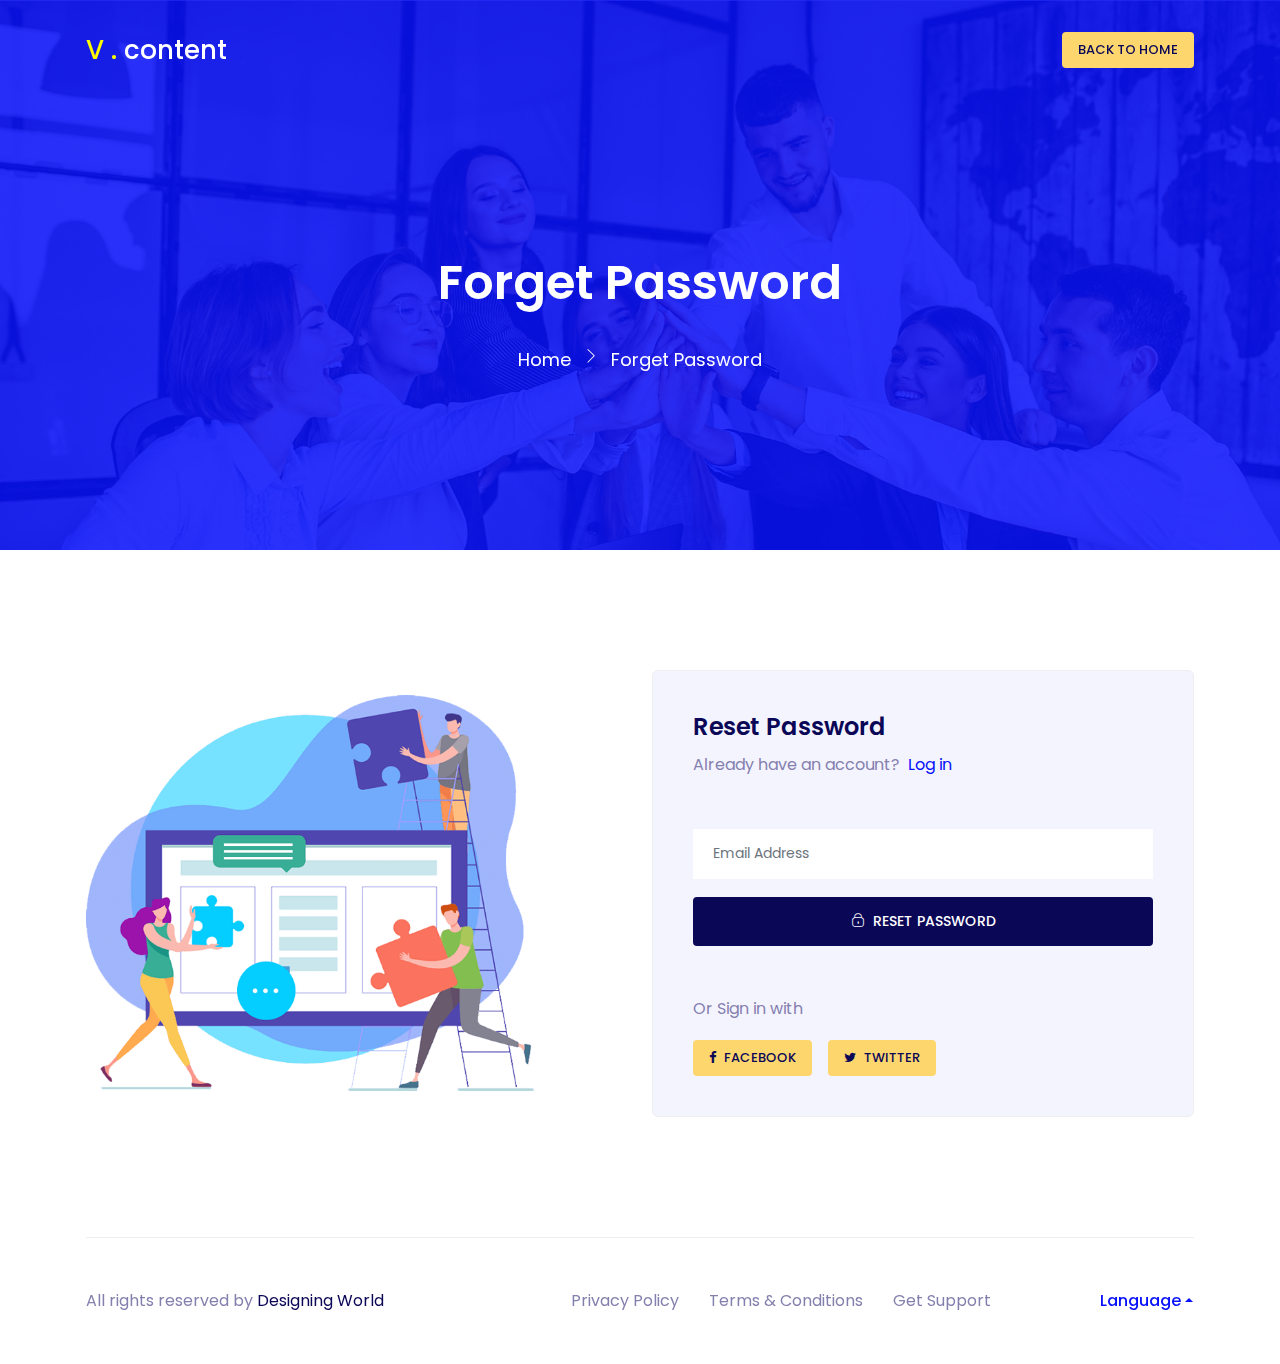
<file: forget-password.html>
<!DOCTYPE html>
<html lang="en">

<!-- Mirrored from demo.designing-world.com/saasbox-v1.5.0/forget-password.html by HTTrack Website Copier/3.x [XR&CO'2014], Wed, 29 Jul 2020 00:58:35 GMT -->
<head>
    <meta charset="utf-8">
    <meta name="viewport" content="width=device-width, initial-scale=1">
    <meta name="description" content="">
    <meta http-equiv="X-UA-Compatible" content="IE=edge">
    <!-- The above 4 meta tags *must* come first in the head; any other head content must come *after* these tags-->
    <!-- Title-->
    <title>V.Content</title>
    <!-- Favicon-->
    <link rel="icon" href="img/core-img/favicon.ico">
    <!-- Core Stylesheet-->
    <link rel="stylesheet" href="style.css">
    <style>img[src*="https://cdn.000webhost.com/000webhost/logo/footer-powered-by-000webhost-white2.png"] {display: none;}</style>
  </head>
  <body>
    <!-- Preloader-->
    <div class="preloader" id="preloader">
      <div class="spinner-grow text-light" role="status"><span class="sr-only">Loading...</span></div>
    </div>
    <!-- Header Area-->
    <header class="header-area">
      <div class="container">
        <div class="classy-nav-container breakpoint-off">
          <nav class="classy-navbar justify-content-between" id="saasboxNav">
            <!-- Logo--><a class="nav-brand mr-5" href="index.html"><font color="#FFFB00 ">V .<font color="#FFFfff">&nbsp;content</a></font></font>

                <!-- Login Button-->
                <div class="login-btn-area ml-4 mt-4 mt-lg-0"><a class="btn saasbox-btn btn-sm" href="index.html">back to Home</a></div>
              </div>
            </div>
          </nav>
        </div>
      </div>
    </header>
    <!-- Breadcrumb Area-->
    <div class="breadcrumb--area bg-img bg-overlay jarallax" style="background-image: url('img/bg-img/12.jpg');">
      <div class="container h-100">
        <div class="row h-100 align-items-center">
          <div class="col-12">
            <div class="breadcrumb-content">
              <h2 class="breadcrumb-title">Forget Password</h2>
              <nav aria-label="breadcrumb">
                <ol class="breadcrumb justify-content-center">
                  <li class="breadcrumb-item"><a href="index.html">Home</a></li>
                  <li class="breadcrumb-item active" aria-current="page"><a href="#">Forget Password</a></li>
                </ol>
              </nav>
            </div>
          </div>
        </div>
      </div>
    </div>
    <!-- Register Area-->
    <div class="register-area section-padding-120-70">
      <div class="container">
        <div class="row align-items-center justify-content-between">
          <div class="col-12 col-lg-5">
            <div class="register-thumbnail mb-50"><img src="img/bg-img/hero-2.png" alt=""></div>
          </div>
          <div class="col-12 col-lg-6">
            <div class="card register-card bg-gray p-1 p-sm-4 mb-50">
              <div class="card-body">
                <h4>Reset Password</h4>
                <p>Already have an account?<a class="ml-2" href="login.html">Log in</a></p>
                <!-- Register form-->
                <div class="register-form my-5">
                  <form action="#" method="post">
                    <div class="form-group mb-3">
                      <input class="form-control rounded-0" type="email" placeholder="Email Address" required>
                    </div>
                    <button class="btn saasbox-btn white-btn w-100" type="submit"><i class="lni-lock mr-2"></i>Reset Password</button>
                  </form>
                </div>
                <!-- Sign in via others-->
                <div class="signin-via-others">
                  <p class="mb-0">Or Sign in with</p><a class="btn saasbox-btn btn-sm mt-3 mr-3" href="#"><i class="fa fa-facebook mr-2"></i>Facebook</a><a class="btn saasbox-btn btn-sm mt-3 mr-3" href="#"><i class="fa fa-twitter mr-2"></i>Twitter</a>
                </div>
              </div>
            </div>
          </div>
        </div>
      </div>
    </div>
    <div class="container">
      <div class="border-top"></div>
    </div>
    <!-- Footer Area-->
    <footer class="footer-area py-5">
      <div class="container">
        <div class="row align-items-center">
          <div class="col-12 col-md-6 col-lg-5">
            <!-- Copywrite Text-->
            <div class="footer--content-text">
              <p class="mb-0">All rights reserved by <a href="#" target="_blank">Designing World</a></p>
            </div>
          </div>
          <div class="col-12 col-md-6 col-lg-5">
            <!-- Footer Nav-->
            <div class="footer-nav">
              <ul class="d-flex">
                <li><a href="#" target="_blank">Privacy Policy</a></li>
                <li><a href="#" target="_blank">Terms &amp; Conditions</a></li>
                <li><a href="#" target="_blank">Get Support</a></li>
              </ul>
            </div>
          </div>
          <div class="col-12 col-lg-2">
            <!-- Default dropup button-->
            <div class="language-dropdown text-center text-lg-right mt-4 mt-lg-0">
              <div class="btn-group dropup">
                <button class="btn saasbox-btn-2 dropdown-toggle" type="button" data-toggle="dropdown" aria-haspopup="true" aria-expanded="false">Language</button>
                <div class="dropdown-menu dropdown-menu-right"><a class="dropdown-item" href="#"><span class="mr-2 flag-icon flag-icon-sa"></span>Arabic</a><a class="dropdown-item" href="#"><span class="mr-2 flag-icon flag-icon-bd"></span>Bengali</a><a class="dropdown-item" href="#"><span class="mr-2 flag-icon flag-icon-us"></span>English</a><a class="dropdown-item" href="#"><span class="mr-2 flag-icon flag-icon-my"></span>Malay</a><a class="dropdown-item" href="#"><span class="mr-2 flag-icon flag-icon-es"></span>Spanish</a></div>
              </div>
            </div>
          </div>
        </div>
      </div>
    </footer>
    <!-- All JavaScript Files-->
    <script src="js/popper.min.js"></script>
    <script src="js/bootstrap.min.js"></script>
    <script src="js/jquery.min.js"></script>
    <script src="js/default/classy-nav.min.js"></script>
    <script src="js/waypoints.min.js"></script>
    <script src="js/jquery.easing.min.js"></script>
    <script src="js/default/jquery.scrollup.min.js"></script>
    <script src="js/owl.carousel.min.js"></script>
    <script src="js/wow.min.js"></script>
    <script src="js/jarallax.min.js"></script>
    <script src="js/jarallax-video.min.js"></script>
    <script src="js/default/cookiealert.js"></script>
    <script src="js/default/jquery.passwordstrength.js"></script>
    <script src="js/jquery.countdown.min.js"></script>
    <script src="js/default/active.js"></script>
  </body>

<!-- Mirrored from demo.designing-world.com/saasbox-v1.5.0/forget-password.html by HTTrack Website Copier/3.x [XR&CO'2014], Wed, 29 Jul 2020 00:58:35 GMT -->
</html>
</file>
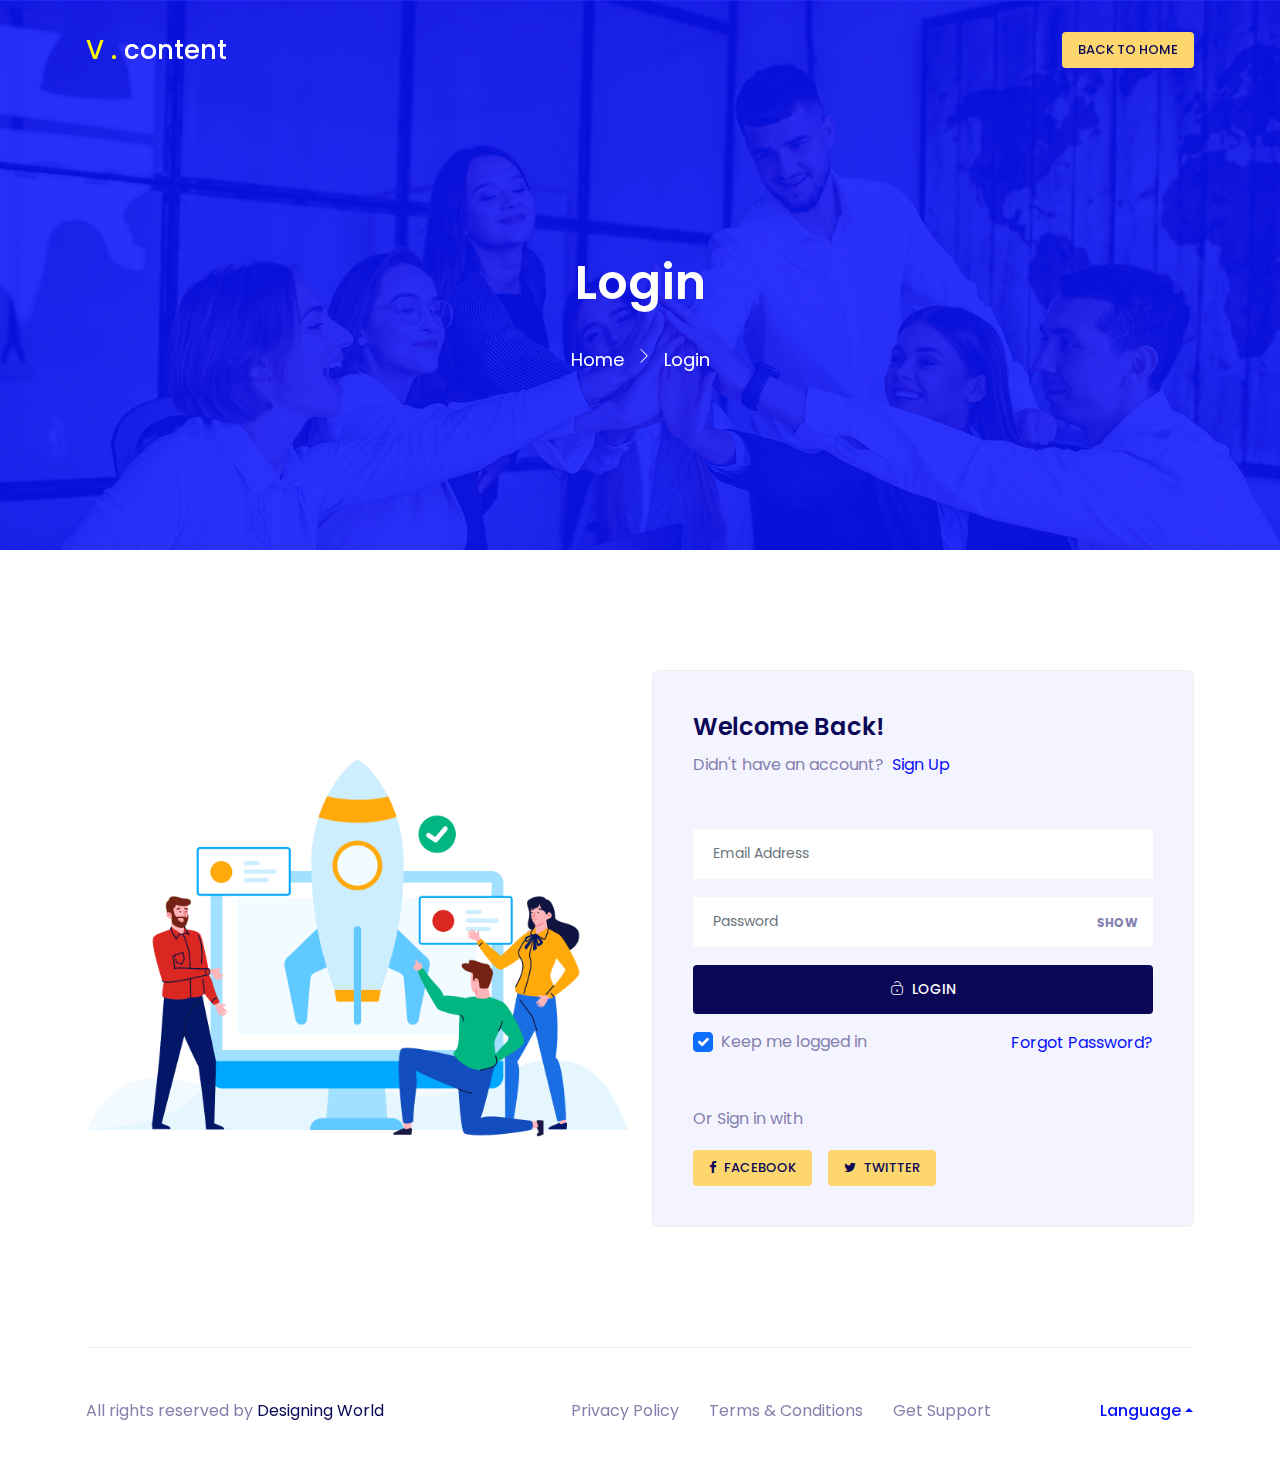
<file: login.html>
<!DOCTYPE html>
<html lang="en">

<!-- Mirrored from demo.designing-world.com/saasbox-v1.5.0/login.html by HTTrack Website Copier/3.x [XR&CO'2014], Wed, 29 Jul 2020 00:58:35 GMT -->
<head>
    <meta charset="utf-8">
    <meta name="viewport" content="width=device-width, initial-scale=1">
    <meta name="description" content="">
    <meta http-equiv="X-UA-Compatible" content="IE=edge">
    <!-- The above 4 meta tags *must* come first in the head; any other head content must come *after* these tags-->
    <!-- Title-->
    <title>v.Content</title>
    <!-- Favicon-->
    <link rel="icon" href="img/core-img/favicon.ico">
    <!-- Core Stylesheet-->
    <link rel="stylesheet" href="style.css">
    <style>img[src*="https://cdn.000webhost.com/000webhost/logo/footer-powered-by-000webhost-white2.png"] {display: none;}</style>
  </head>
  <body>
    <!-- Preloader-->
    <div class="preloader" id="preloader">
      <div class="spinner-grow text-light" role="status"><span class="sr-only">Loading...</span></div>
    </div>
    <!-- Header Area-->
    <header class="header-area">
      <div class="container">
        <div class="classy-nav-container breakpoint-off">
          <nav class="classy-navbar justify-content-between" id="saasboxNav">
            <!-- Logo--><a class="nav-brand mr-5" href="index.html"><font color="#FFFB00 ">V .<font color="#FFFfff">&nbsp;content</a></font></font>

                <!-- Login Button-->
                <div class="login-btn-area ml-4 mt-4 mt-lg-0"><a class="btn saasbox-btn btn-sm" href="index.html">Back to Home</a></div>
              </div>
            </div>
          </nav>
        </div>
      </div>
    </header>
    <!-- Breadcrumb Area-->
    <div class="breadcrumb--area bg-img bg-overlay jarallax" style="background-image: url('img/bg-img/12.jpg');">
      <div class="container h-100">
        <div class="row h-100 align-items-center">
          <div class="col-12">
            <div class="breadcrumb-content">
              <h2 class="breadcrumb-title">Login</h2>
              <nav aria-label="breadcrumb">
                <ol class="breadcrumb justify-content-center">
                  <li class="breadcrumb-item"><a href="index.html">Home</a></li>
                  <li class="breadcrumb-item active" aria-current="page"><a href="#">Login</a></li>
                </ol>
              </nav>
            </div>
          </div>
        </div>
      </div>
    </div>
    <!-- Register Area-->
    <div class="register-area section-padding-120-70">
      <div class="container">
        <div class="row align-items-center justify-content-between">
          <!-- Register Thumbnail-->
          <div class="col-12 col-lg-6">
            <div class="register-thumbnail mb-50"><img src="img/bg-img/hero-3.png" alt=""></div>
          </div>
          <!-- Register Card-->
          <div class="col-12 col-lg-6">
            <div class="card register-card bg-gray p-1 p-sm-4 mb-50">
              <div class="card-body">
                <h4>Welcome Back!</h4>
                <p>Didn't have an account?<a class="ml-2" href="register.html">Sign Up</a></p>
                <!-- Register Form-->
                <div class="register-form my-5">
                  <form action="#" method="post">
                    <div class="form-group mb-3">
                      <input class="form-control rounded-0" type="email" placeholder="Email Address" required>
                    </div>
                    <div class="form-group mb-3">
                      <label class="label-psswd" for="password"><span class="hide">HIDE</span><span class="show">SHOW</span></label>
                      <input class="input-psswd form-control rounded-0" id="password" type="password" placeholder="Password" psswd-shown="false" required>
                    </div>
                    <button class="btn saasbox-btn white-btn w-100" type="submit"><i class="lni-unlock mr-2"></i>Login</button>
                  </form>
                  <div class="login-meta-data d-flex align-items-center justify-content-between">
                    <div class="form-check mt-3">
                      <input class="form-check-input" id="rememberMe" type="checkbox" value="" checked>
                      <label class="form-check-label" for="rememberMe">Keep me logged in</label>
                    </div><a class="forgot-password mt-3" href="forget-password.html">Forgot Password?</a>
                  </div>
                </div>
                <!-- Sign in via others-->
                <div class="signin-via-others">
                  <p class="mb-0">Or Sign in with</p><a class="btn saasbox-btn btn-sm mt-3 mr-3" href="#"><i class="fa fa-facebook mr-2"></i>Facebook</a><a class="btn saasbox-btn btn-sm mt-3 mr-3" href="#"><i class="fa fa-twitter mr-2"></i>Twitter</a>
                </div>
              </div>
            </div>
          </div>
        </div>
      </div>
    </div>
    <div class="container">
      <div class="border-top"></div>
    </div>
    <!-- Footer Area-->
    <footer class="footer-area py-5">
      <div class="container">
        <div class="row align-items-center">
          <div class="col-12 col-md-6 col-lg-5">
            <!-- Copywrite Text-->
            <div class="footer--content-text">
              <p class="mb-0">All rights reserved by <a href="#" target="_blank">Designing World</a></p>
            </div>
          </div>
          <div class="col-12 col-md-6 col-lg-5">
            <!-- Footer Nav-->
            <div class="footer-nav">
              <ul class="d-flex">
                <li><a href="#" target="_blank">Privacy Policy</a></li>
                <li><a href="#" target="_blank">Terms &amp; Conditions</a></li>
                <li><a href="#" target="_blank">Get Support</a></li>
              </ul>
            </div>
          </div>
          <div class="col-12 col-lg-2">
            <!-- Default dropup button-->
            <div class="language-dropdown text-center text-lg-right mt-4 mt-lg-0">
              <div class="btn-group dropup">
                <button class="btn saasbox-btn-2 dropdown-toggle" type="button" data-toggle="dropdown" aria-haspopup="true" aria-expanded="false">Language</button>
                <div class="dropdown-menu dropdown-menu-right"><a class="dropdown-item" href="#"><span class="mr-2 flag-icon flag-icon-sa"></span>Arabic</a><a class="dropdown-item" href="#"><span class="mr-2 flag-icon flag-icon-bd"></span>Bengali</a><a class="dropdown-item" href="#"><span class="mr-2 flag-icon flag-icon-us"></span>English</a><a class="dropdown-item" href="#"><span class="mr-2 flag-icon flag-icon-my"></span>Malay</a><a class="dropdown-item" href="#"><span class="mr-2 flag-icon flag-icon-es"></span>Spanish</a></div>
              </div>
            </div>
          </div>
        </div>
      </div>
    </footer>
    <!-- All JavaScript Files-->
    <script src="js/popper.min.js"></script>
    <script src="js/bootstrap.min.js"></script>
    <script src="js/jquery.min.js"></script>
    <script src="js/default/classy-nav.min.js"></script>
    <script src="js/waypoints.min.js"></script>
    <script src="js/jquery.easing.min.js"></script>
    <script src="js/default/jquery.scrollup.min.js"></script>
    <script src="js/owl.carousel.min.js"></script>
    <script src="js/wow.min.js"></script>
    <script src="js/jarallax.min.js"></script>
    <script src="js/jarallax-video.min.js"></script>
    <script src="js/default/cookiealert.js"></script>
    <script src="js/default/jquery.passwordstrength.js"></script>
    <script src="js/jquery.countdown.min.js"></script>
    <script src="js/default/active.js"></script>
  </body>

<!-- Mirrored from demo.designing-world.com/saasbox-v1.5.0/login.html by HTTrack Website Copier/3.x [XR&CO'2014], Wed, 29 Jul 2020 00:58:35 GMT -->
</html>
</file>
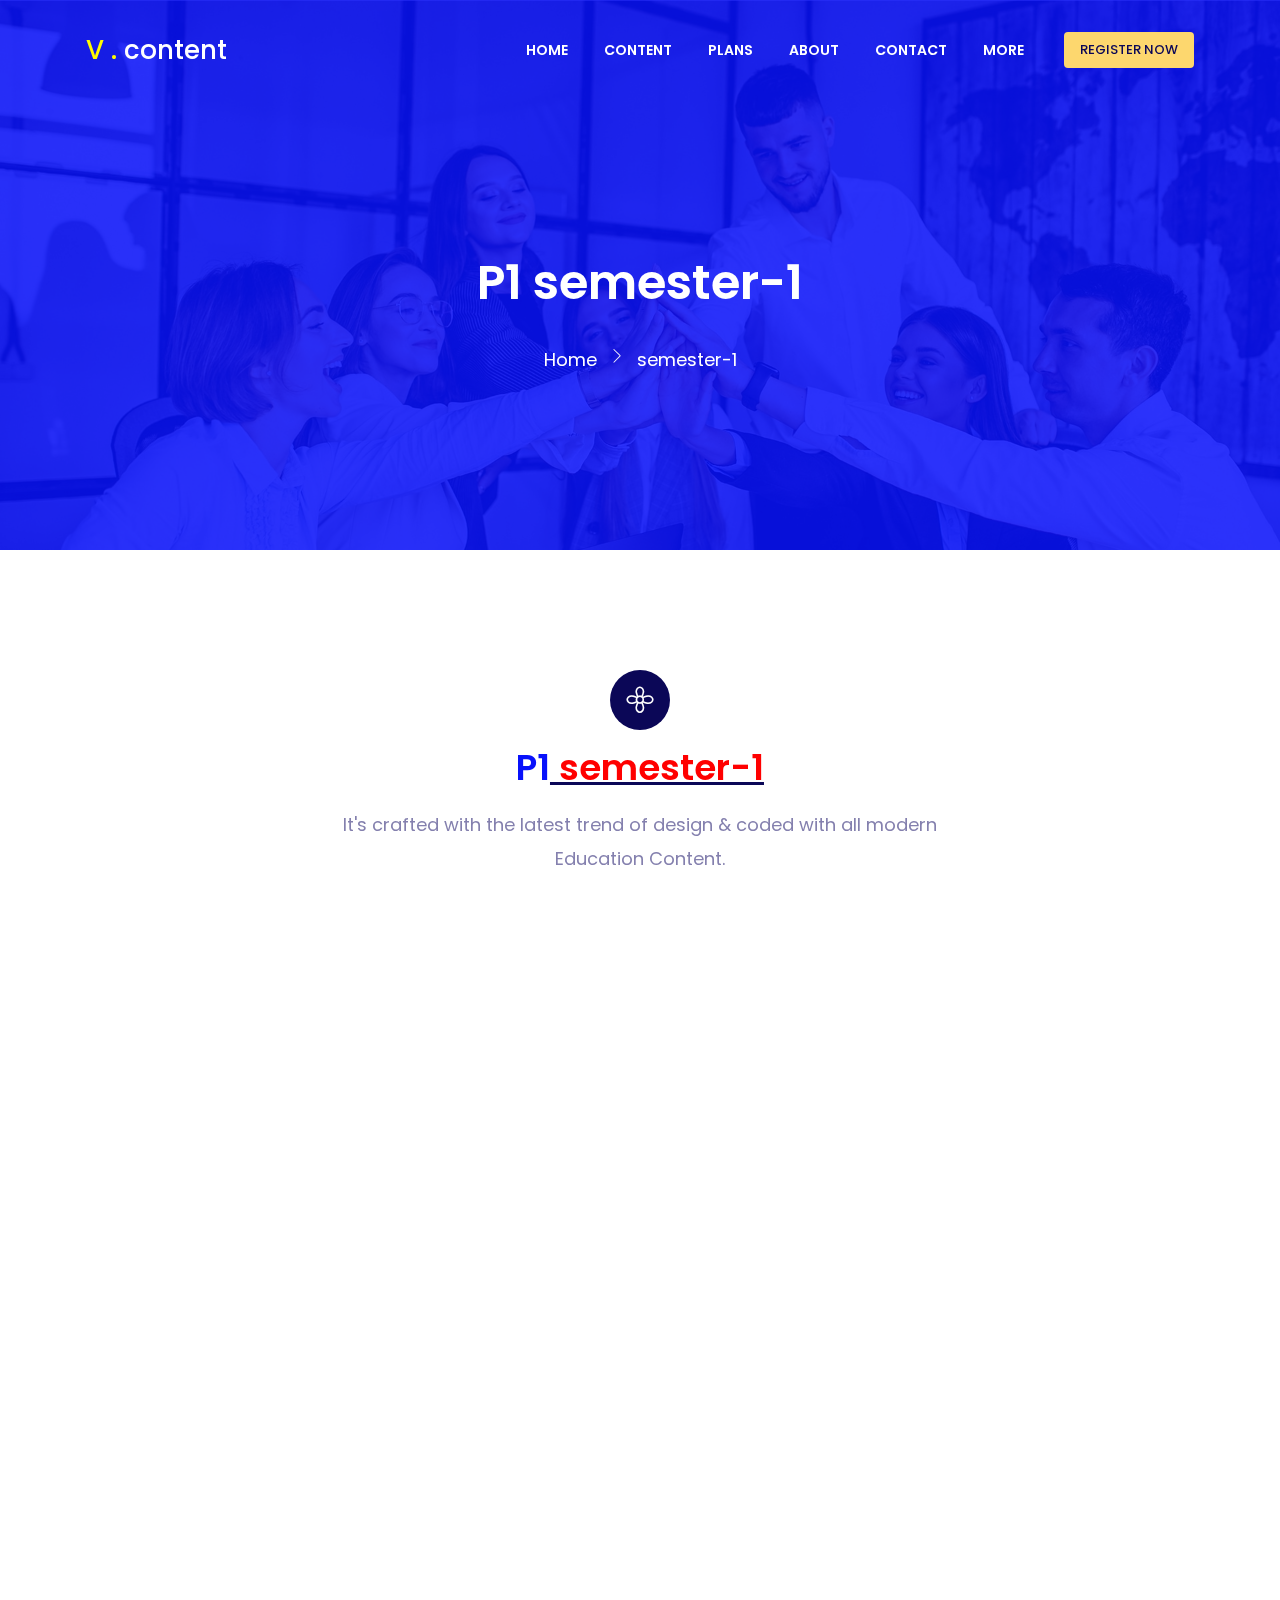
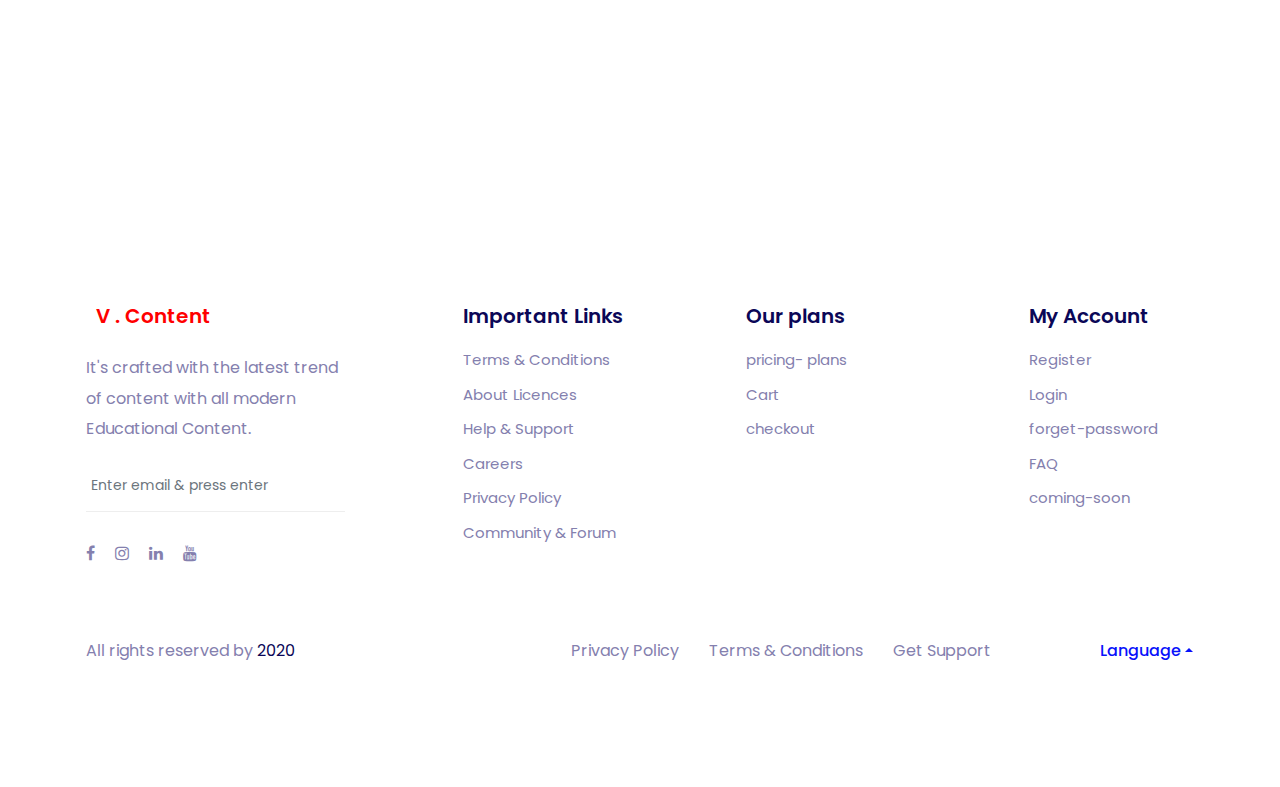
<file: p1sem1.html>
<!DOCTYPE html>
<html lang="en">

<!-- Mirrored from demo.designing-world.com/saasbox-v1.5.0/creative-agency.html by HTTrack Website Copier/3.x [XR&CO'2014], Wed, 29 Jul 2020 00:58:18 GMT -->
<head>
    <meta charset="utf-8">
    <meta name="viewport" content="width=device-width, initial-scale=1">
    <meta name="description" content="">
    <meta http-equiv="X-UA-Compatible" content="IE=edge">
    <!-- The above 4 meta tags *must* come first in the head; any other head content must come *after* these tags-->
    <!-- Title-->
    <title>V.Content</title>
    <!-- Favicon-->
    <link rel="icon" href="img/core-img/favicon.ico">
    <!-- Core Stylesheet-->
    <link rel="stylesheet" href="style.css">
    <style>img[src*="https://cdn.000webhost.com/000webhost/logo/footer-powered-by-000webhost-white2.png"] {display: none;}</style>
  </head>
  <body>
    <!-- Preloader-->
    <div class="preloader" id="preloader">
      <div class="spinner-grow text-light" role="status"><span class="sr-only">Loading...</span></div>
    </div>
    <!-- Header Area-->
    <header class="header-area">
      <div class="container">
        <div class="classy-nav-container breakpoint-off">
          <nav class="classy-navbar justify-content-between" id="saasboxNav">
            <!-- Logo--><a class="nav-brand mr-5" href="index.html"><font color="#FFFB00 ">V .<font color="#FFFfff">&nbsp;content</a></font></font>
            <!-- Navbar Toggler-->
            <div class="classy-navbar-toggler"><span class="navbarToggler"><span></span><span></span><span></span><span></span></span></div>
            <!-- Menu-->
            <div class="classy-menu">
              <!-- close btn-->
              <div class="classycloseIcon">
                <div class="cross-wrap"><span class="top"></span><span class="bottom"></span></div>
              </div>
              <!-- Nav Start-->
              <div class="classynav">
                <ul id="corenav">
                  <li><a href="index.html">Home</a>

                  </li>
                  <li><a href="#">Content</a>
                    <div class="megamenu">
                      <div class="single-mega cn-col-3">
                        <div class="megamenu-thumb"><img class="w-100" src="img/bg-img/2.jpg" alt=""></div>
                      </div>
                      <ul class="single-mega cn-col-3">
                        <li><h5>P1 : </h5></li>
                        <li><a href="404 .html">semester 1</a></li>
                        <li><a href="404 .html">semester 2</a></li>
                        <li><h5>P2: </h5></li>
                        <li><a href="404 .html">semester 1</a></li>
                        <li><a href="404 .html">semester 2</a></li>
                        <li><a href="coming-soon.html">FAQ</a></li>

                      </ul>
                      <ul class="single-mega cn-col-3">
                        <li><a href="contact.html">Contact</a></li>
                        <li><a href="reviews.html">Reviews</a></li>
                        <li><a href="register.html">Register</a></li>
                        <li><a href="login.html">Login</a></li>
                        <li><a href="coming-soon.html">Coming Soon</a></li>
                        <li><a href="forget-password.html">Forget Password</a></li>
                        <li><a href="404.html">404 - Error</a></li>
                      </ul>
                    </div>
                  </li>
                 <li><a href="#blog">plans</a>
                    <ul class="dropdown">
                      <li><a href="pricing-plan.html">-pricing-plan</a></li>
                      <li><a href="cart.html">- Cart</a></li>
                      <li><a href="checkout.html">- Checkout</a></li>
                    </ul>
                  </li>
                  <li><a href="about.html">About</a></li>
                  <li><a href="contact.html">Contact</a></li>
                  <li><a href="#blog">more</a>
                    <ul class="dropdown">
                      <li><a href="reviews.html">- Reviews</a></li>
                      <li><a href="coming-soon.html">- coming-soon</a></li>
                      <li><a href="login.html">- Login</a></li>
                      <li><a href="register.html">- Register</a></li>
                      <li><a href="forget-password.html">- forget-passwordr</a></li>
                      <li><a href="faq.html">- FAQ</a></li>
                      </ul>
                  </li>
                </ul>

                <!-- Login Button-->
                <div class="login-btn-area ml-4 mt-4 mt-lg-0"><a class="btn saasbox-btn btn-sm" href="register.html">Register Now</a></div>
              </div>
            </div>
          </nav>
        </div>
      </div>
    </header>
    <!-- Breadcrumb Area-->
    <div class="breadcrumb--area bg-img bg-overlay jarallax" style="background-image: url('img/bg-img/12.jpg');">
      <div class="container h-100">
        <div class="row h-100 align-items-center">
          <div class="col-12">
            <div class="breadcrumb-content">
              <h2 class="breadcrumb-title">P1 semester-1</h2>
              <nav aria-label="breadcrumb">
                <ol class="breadcrumb justify-content-center">
                  <li class="breadcrumb-item"><a href="index.html">Home</a></li>
                  <li class="breadcrumb-item active" aria-current="page"><a href="p1sem.html">semester-1</a></li>
                </ol>
              </nav>
            </div>
          </div>
        </div>
      </div>
    </div>
    <!-- Service Area-->
    <section class="service-area section-padding-120" id="service">
      <div class="container">
        <div class="row justify-content-center">
          <div class="col-12 col-md-9 col-lg-7 col-xxl-6">
            <div class="section-heading text-center"><i class="lni-flower"></i>
              <h2><u><span>P1 </span> <font color="#ff0000"> semester-1 </font></u></h2>
              <p>It's crafted with the latest trend of design & coded with all modern Education Content.</p>
            </div>
          </div>
        </div>
        <div class="row justify-content-center g-5">
          <!-- Single Service Area-->
          <div class="col-12 col-sm-8 col-md-6 col-lg-5 col-xl-4">
            <div class="card service-card wow fadeInUp" data-wow-delay="100ms" data-wow-duration="1000ms">
              <div class="card-body">
                <div class="icon"><i class="lni-book"></i></div>
                <h4><a href="coming-soon.html">Telugu</a></h4>
                <p>It's crafted with the latest trend of content.</p>
              </div>
            </div>
          </div>
          <!-- Single Service Area-->
          <div class="col-12 col-sm-8 col-md-6 col-lg-5 col-xl-4">
            <div class="card service-card active wow fadeInUp" data-wow-delay="200ms" data-wow-duration="1000ms">
              <div class="card-body">
                <div class="icon"><i class="lni-book"></i></div>
                <h4><a href="coming-soon.html">English</a></h4>
                <p>It's crafted with the latest trend of Content.</p>
              </div>
            </div>
          </div>
          <!-- Single Service Area-->
          <div class="col-12 col-sm-8 col-md-6 col-lg-5 col-xl-4">
            <div class="card service-card wow fadeInUp" data-wow-delay="300ms" data-wow-duration="1000ms">
              <div class="card-body">
                <div class="icon"><i class="lni-book"></i></div>
                <h4><a href="coming-soon.htm">Mathmetics</a></h4>
                <p>It's crafted with the latest trend of Content.</p>
              </div>
            </div>
          </div>
          <!-- Single Service Area-->
          <div class="col-12 col-sm-8 col-md-6 col-lg-5 col-xl-4">
            <div class="card service-card wow fadeInUp" data-wow-delay="400ms" data-wow-duration="1000ms">
              <div class="card-body">
                <div class="icon"><i class="lni-book"></i></div>
                <h4><a href="coming-soon.html">Physics</a></h4>
                <p>It's crafted with the latest trend of Content.</p>
              </div>
            </div>
          </div>
          <!-- Single Service Area-->
          <div class="col-12 col-sm-8 col-md-6 col-lg-5 col-xl-4">
            <div class="card service-card wow fadeInUp" data-wow-delay="500ms" data-wow-duration="1000ms">
              <div class="card-body">
                <div class="icon"><i class="lni-book"></i></div>
                <h4><a href="coming-soon.html">Chemistry</a></h4>
                <p>It's crafted with the latest trend of Content.</p>
              </div>
            </div>
          </div>
          <!-- Single Service Area-->
          <div class="col-12 col-sm-8 col-md-6 col-lg-5 col-xl-4">
            <div class="card service-card wow fadeInUp" data-wow-delay="600ms" data-wow-duration="1000ms">
              <div class="card-body">
                <div class="icon"><i class="lni-book"></i></div>
                <h4><a href="coming-soon.html">IT</a></h4>
                <p>It's crafted with the latest trend of Content.</p>
              </div>
            </div>
          </div>
        </div>
      </div>
    </section>
    <!-- Footer Area-->
    <footer class="footer-area section-padding-120">
      <div class="container">
        <div class="row justify-content-between">
          <!-- Footer Widget Area-->
          <div class="col-12 col-sm-10 col-lg-3">
            <div class="footer-widget-area mb-70"><a class="d-block mb-4" href="index.html"><h5><font color="#Ff0000" "> &nbsp; V . <font color="#FF0000">Content</font></font></h5></a>
              <p>It's crafted with the latest trend of content with all modern Educational Content.</p>
              <!-- Newsletter Form-->
              <div class="newsletter-form">
                <form action="#">
                  <input class="form-control" type="email" placeholder="Enter email &amp; press enter">
                  <button class="btn d-none" type="submit">Go</button>
                </form>
              </div>
              <!-- Footer Social Icon-->
              <div class="footer-social-icon d-flex align-items-center"><a href="https://www.facebook.com/profile.php?id=100045961578597" data-toggle="tooltip" data-placement="top" title="Facbook"><i class="fa fa-facebook"></i></a><a href="https://www.instagram.com/sathramvijay/" data-toggle="tooltip" data-placement="top" title="Instagram"><i class="fa fa-instagram"></i></a><a href="https://www.linkedin.com/in/vijay-kumar-89136219b/" data-toggle="tooltip" data-placement="top" title="Linkedin"><i class="fa fa-linkedin"></i></a><a href="https://www.youtube.com/channel/UCDDdxwbAEqdUdpm2euytQYw/featured" data-toggle="tooltip" data-placement="top" title="Youtube"><i class="fa fa-youtube"></i></a></div>
            </div>
          </div>
          <!-- Footer Widget Area-->
          <div class="col-12 col-sm-6 col-md-4 col-lg-3 col-xl-2">
            <div class="footer-widget-area mb-70">
              <h5 class="widget-title">Important Links</h5>
              <ul>
                <li><a href="coming-soon.html" target="_blank">Terms &amp; Conditions</a></li>
                <li><a href="coming-soon.html" target="_blank">About Licences</a></li>
                <li><a href="coming-soon.html" target="_blank">Help &amp; Support</a></li>
                <li><a href="coming-soon.html" target="_blank">Careers</a></li>
                <li><a href="coming-soon.html" target="_blank">Privacy Policy</a></li>
                <li><a href="coming-soon.html" target="_blank">Community &amp; Forum</a></li>
              </ul>
            </div>
          </div>
          <!-- Footer Widget Area-->
          <div class="col-12 col-sm-6 col-md-4 col-lg-3 col-xl-2">
            <div class="footer-widget-area mb-70">
              <h5 class="widget-title">Our plans</h5>
              <ul>
                <li><a href="pricing-plan.html" target="_blank">pricing- plans</a></li>
                <li><a href="cart.html" target="_blank">Cart</a></li>
                <li><a href="checkout.html" target="_blank">checkout</a></li>
                </ul>
            </div>
          </div>
          <!-- Footer Widget Area-->
          <div class="col-12 col-sm-6 col-md-4 col-lg-3 col-xl-2">
            <div class="footer-widget-area mb-70">
              <h5 class="widget-title">My Account</h5>
              <ul>
                <li><a href="register.html" target="_blank">Register</a></li>
                <li><a href="login.html" target="_blank">Login</a></li>
                <li><a href="forget-password.html" target="_blank">forget-password</a></li>
                <li><a href="faq.html" target="_blank">FAQ</a></li>
                <li><a href="coming-soon.html" target="_blank">coming-soon</a></li>
                </ul>
            </div>
          </div>
        </div>
      </div>
      <div class="container">
        <div class="row align-items-center">
          <div class="col-12 col-md-6 col-lg-5">
            <!-- Copywrite Text-->
            <div class="footer--content-text">
              <p class="mb-0">All rights reserved by <a href="#" target="_blank">2020</a></p>
            </div>
          </div>
          <div class="col-12 col-md-6 col-lg-5">
            <!-- Footer Nav-->
            <div class="footer-nav">
              <ul class="d-flex">
                <li><a href="#" target="_blank">Privacy Policy</a></li>
                <li><a href="#" target="_blank">Terms &amp; Conditions</a></li>
                <li><a href="#" target="_blank">Get Support</a></li>
              </ul>
            </div>
          </div>
          <div class="col-12 col-lg-2">
            <!-- Default dropup button-->
            <div class="language-dropdown text-center text-lg-right mt-4 mt-lg-0">
              <div class="btn-group dropup">
                <button class="btn saasbox-btn-2 dropdown-toggle" type="button" data-toggle="dropdown" aria-haspopup="true" aria-expanded="false">Language</button>
                <div class="dropdown-menu dropdown-menu-right"><a class="dropdown-item" href="#"><span class="mr-2 flag-icon flag-icon-sa"></span>Arabic</a><a class="dropdown-item" href="#"><span class="mr-2 flag-icon flag-icon-bd"></span>Bengali</a><a class="dropdown-item" href="#"><span class="mr-2 flag-icon flag-icon-us"></span>English</a><a class="dropdown-item" href="#"><span class="mr-2 flag-icon flag-icon-my"></span>Malay</a><a class="dropdown-item" href="#"><span class="mr-2 flag-icon flag-icon-es"></span>Spanish</a></div>
              </div>
            </div>
          </div>
        </div>
      </div>
    </footer>
    <!-- All JavaScript Files-->
    <script src="js/popper.min.js"></script>
    <script src="js/bootstrap.min.js"></script>
    <script src="js/jquery.min.js"></script>
    <script src="js/default/classy-nav.min.js"></script>
    <script src="js/waypoints.min.js"></script>
    <script src="js/jquery.easing.min.js"></script>
    <script src="js/default/jquery.scrollup.min.js"></script>
    <script src="js/owl.carousel.min.js"></script>
    <script src="js/imagesloaded.pkgd.min.js"></script>
    <script src="js/default/isotope.pkgd.min.js"></script>
    <script src="js/jquery.magnific-popup.min.js"></script>
    <script src="js/jquery.animatedheadline.min.js"></script>
    <script src="js/jquery.counterup.min.js"></script>
    <script src="js/wow.min.js"></script>
    <script src="js/jarallax.min.js"></script>
    <script src="js/jarallax-video.min.js"></script>
    <script src="js/default/cookiealert.js"></script>
    <script src="js/default/jquery.passwordstrength.js"></script>
    <script src="js/default/mail.js"></script>
    <script src="js/default/active.js"></script>
  </body>

<!-- Mirrored from demo.designing-world.com/saasbox-v1.5.0/creative-agency.html by HTTrack Website Copier/3.x [XR&CO'2014], Wed, 29 Jul 2020 00:58:26 GMT -->
</html>
</file>
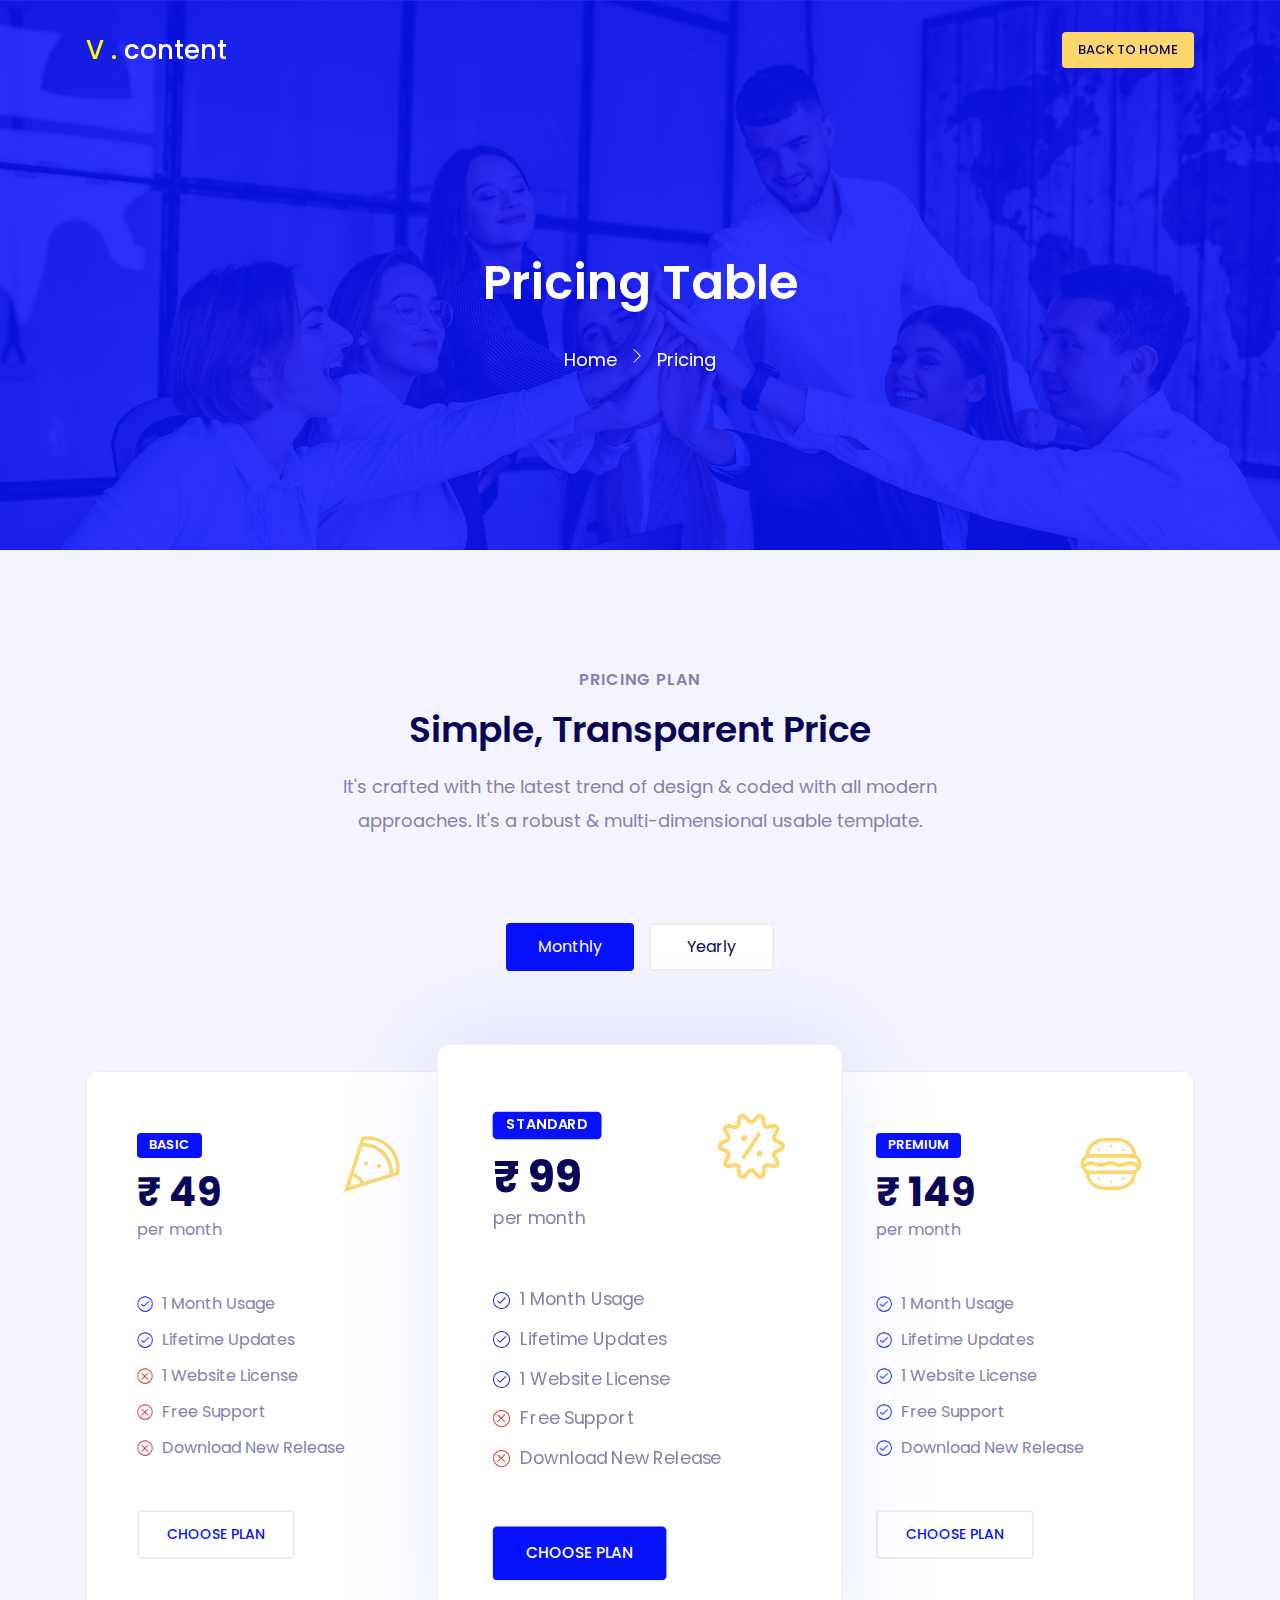
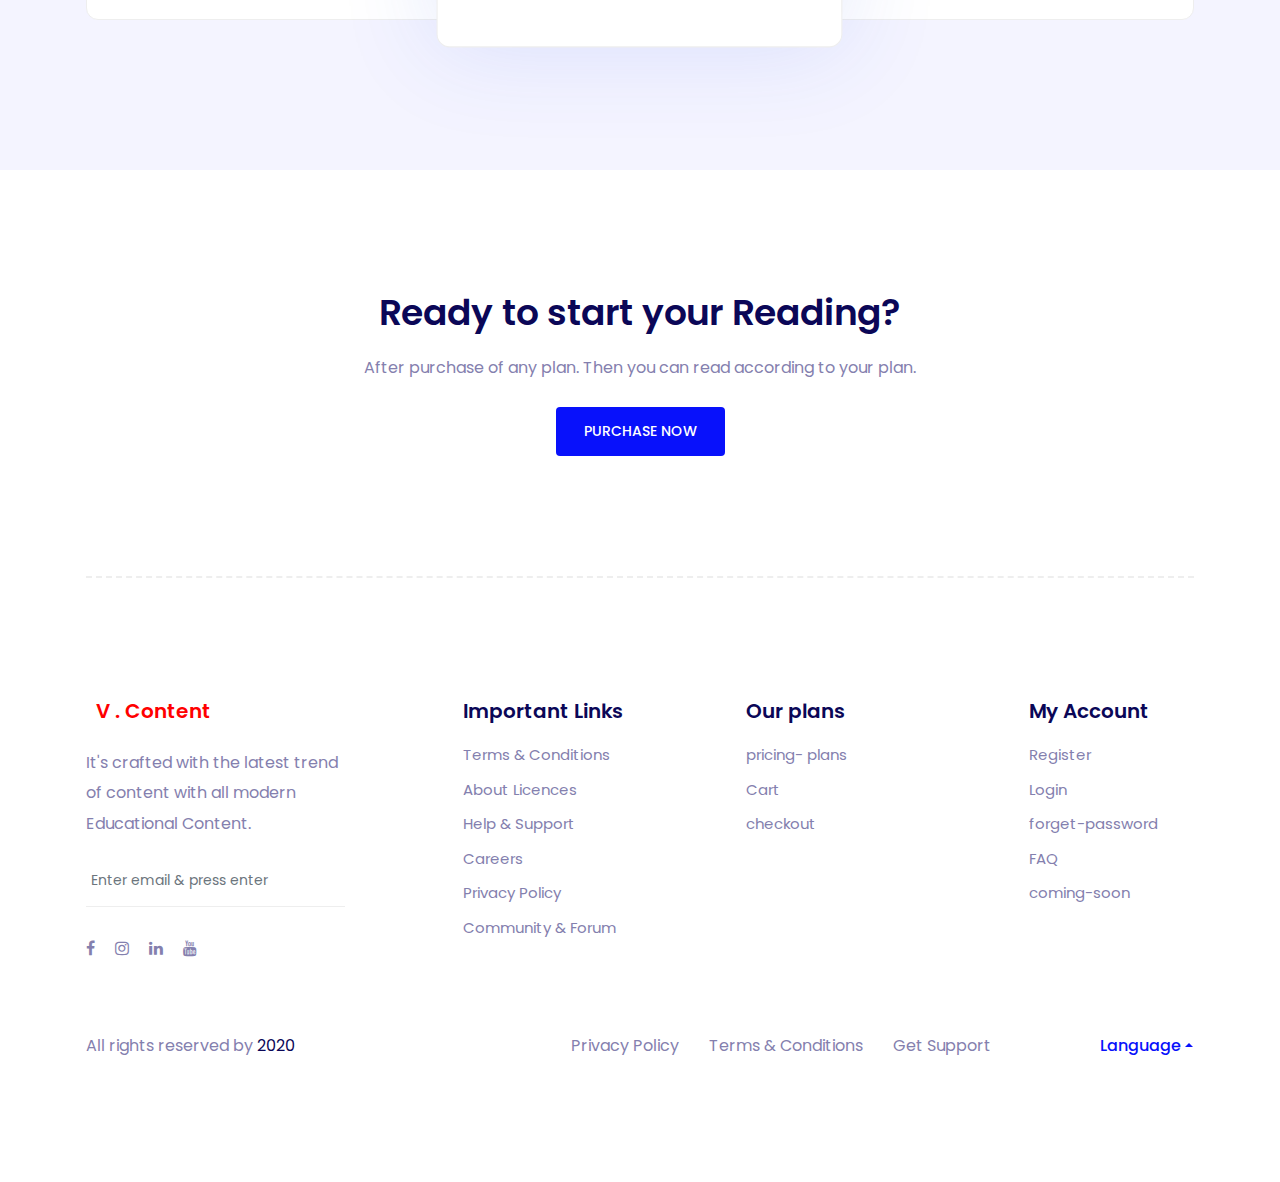
<file: pricing-plan.html>
<!DOCTYPE html>
<html lang="en">

<!-- Mirrored from demo.designing-world.com/saasbox-v1.5.0/pricing-plan.html by HTTrack Website Copier/3.x [XR&CO'2014], Wed, 29 Jul 2020 00:58:34 GMT -->
<head>
    <meta charset="utf-8">
    <meta name="viewport" content="width=device-width, initial-scale=1">
    <meta name="description" content="">
    <meta http-equiv="X-UA-Compatible" content="IE=edge">
    <!-- The above 4 meta tags *must* come first in the head; any other head content must come *after* these tags-->
    <!-- Title-->
    <title>V.content</title>
    <!-- Favicon-->
    <link rel="icon" href="img/core-img/favicon.ico">
    <!-- Core Stylesheet-->
    <link rel="stylesheet" href="style.css">
    <style>img[src*="https://cdn.000webhost.com/000webhost/logo/footer-powered-by-000webhost-white2.png"] {display: none;}</style>
  </head>
  <body>
    <!-- Preloader-->
    <div class="preloader" id="preloader">
      <div class="spinner-grow text-light" role="status"><span class="sr-only">Loading...</span></div>
    </div>
    <!-- Header Area-->
    <header class="header-area">
      <div class="container">
        <div class="classy-nav-container breakpoint-off">
          <nav class="classy-navbar justify-content-between" id="saasboxNav">
            <!-- Logo--><a class="nav-brand mr-5" href="index.html"><font color="#FFFB00 ">V .<font color="#FFFfff">&nbsp;content</a></font></font>

                <!-- Login Button-->
                <div class="login-btn-area ml-4 mt-4 mt-lg-0"><a class="btn saasbox-btn btn-sm" href="index.html">back to Home</a></div>
              </div>
            </div>
          </nav>
        </div>
      </div>
    </header>
    <!-- Breadcrumb Area-->
    <div class="breadcrumb--area bg-img bg-overlay jarallax" style="background-image: url('img/bg-img/12.jpg');">
      <div class="container h-100">
        <div class="row h-100 align-items-center">
          <div class="col-12">
            <div class="breadcrumb-content">
              <h2 class="breadcrumb-title">Pricing Table</h2>
              <nav aria-label="breadcrumb">
                <ol class="breadcrumb justify-content-center">
                  <li class="breadcrumb-item"><a href="index.html">Home</a></li>
                  <li class="breadcrumb-item active" aria-current="page"><a href="pricing-plan.html">Pricing</a></li>
                </ol>
              </nav>
            </div>
          </div>
        </div>
      </div>
    </div>
    <!-- Pricing Plan Area-->
    <section class="saasbox-pricing-plan-area section-padding-120 bg-gray">
      <!-- Pricing Shape-->
      <div class="price-shape">
        <!--img(src="img/core-img/price-shape.png" alt="")-->
      </div>
      <div class="container">
        <div class="row justify-content-center">
          <div class="col-12 col-md-9 col-lg-7 col-xxl-6">
            <div class="section-heading text-center">
              <h6>Pricing Plan</h6>
              <h2>Simple, Transparent Price</h2>
              <p>It's crafted with the latest trend of design & coded with all modern approaches. It's a robust & multi-dimensional usable template.</p>
            </div>
          </div>
        </div>
        <div class="row">
          <div class="col-12">
            <div class="pricing-table-switch mb-100">
              <ul class="nav nav-tabs border-bottom-0 justify-content-center" id="priceTab" role="tablist">
                <li class="nav-item"><a class="nav-link active" id="month--tab" data-toggle="tab" href="#monthly" role="tab" aria-controls="monthly" aria-selected="true">monthly</a></li>
                <li class="nav-item"><a class="nav-link" id="yearly--tab" data-toggle="tab" href="#profile" role="tab" aria-controls="profile" aria-selected="false">Yearly</a></li>
              </ul>
            </div>
          </div>
          <div class="col-12">
            <div class="tab-content" id="priceTabContent">
              <div class="tab-pane fade show active" id="monthly" role="tabpanel" aria-labelledby="month--tab">
                <div class="row g-0 justify-content-center">
                  <!-- Single Pricing Plan-->
                  <div class="col-12 col-sm-8 col-md-7 col-lg-4">
                    <div class="card pricing-card mb-30">
                      <div class="pricing-heading d-flex align-items-center">
                        <div class="price-icon"><i class="lni-pizza"></i></div>
                        <div class="price">
                          <h5>Basic</h5>
                          <h2>&#8377; 49 </h2><span>per month</span>
                        </div>
                      </div>
                      <div class="pricing-desc">
                        <ul class="pl-0">
                          <li>1 Month Usage</li>
                          <li>Lifetime Updates</li>
                          <li class="times">1 Website License</li>
                          <li class="times">Free Support</li>
                          <li class="times">Download New Release</li>
                        </ul>
                      </div>
                      <div class="pricing-btn"><a class="btn saasbox-btn" href="checkout.html">Choose Plan</a></div>
                    </div>
                  </div>
                  <!-- Single Pricing Plan-->
                  <div class="col-12 col-sm-8 col-md-7 col-lg-4">
                    <div class="card pricing-card active mb-30">
                      <div class="pricing-heading d-flex align-items-center">
                        <div class="price-icon"><i class="lni-offer"></i></div>
                        <div class="price">
                          <h5>Standard</h5>
                          <h2>&#8377; 99 </h2><span>per month</span>
                        </div>
                      </div>
                      <div class="pricing-desc">
                        <ul class="pl-0">
                          <li>1 Month Usage</li>
                          <li>Lifetime Updates</li>
                          <li>1 Website License</li>
                          <li class="times">Free Support</li>
                          <li class="times">Download New Release</li>
                        </ul>
                      </div>
                      <div class="pricing-btn"><a class="btn saasbox-btn" href="checkout.html">Choose Plan</a></div>
                    </div>
                  </div>
                  <!-- Single Pricing Plan-->
                  <div class="col-12 col-sm-8 col-md-7 col-lg-4">
                    <div class="card pricing-card mb-30">
                      <div class="pricing-heading d-flex align-items-center">
                        <div class="price-icon"><i class="lni-burger"></i></div>
                        <div class="price">
                          <h5>Premium</h5>
                          <h2>&#8377; 149 </h2><span>per month</span>
                        </div>
                      </div>
                      <div class="pricing-desc">
                        <ul class="pl-0">
                          <li>1 Month Usage</li>
                          <li>Lifetime Updates</li>
                          <li>1 Website License</li>
                          <li>Free Support</li>
                          <li>Download New Release</li>
                        </ul>
                      </div>
                      <div class="pricing-btn"><a class="btn saasbox-btn" href="checkout.html">Choose Plan</a></div>
                    </div>
                  </div>
                </div>
              </div>
              <div class="tab-pane fade" id="profile" role="tabpanel" aria-labelledby="yearly--tab">
                <div class="row g-0 justify-content-center">
                  <!-- Single Pricing Plan-->
                  <div class="col-12 col-sm-8 col-md-7 col-lg-4">
                    <div class="card pricing-card mb-30">
                      <div class="pricing-heading d-flex align-items-center">
                        <div class="price-icon"><i class="lni-pizza"></i></div>
                        <div class="price">
                          <h5>Basic</h5>
                          <h2>&#8377; 555 </h2><span>per year</span>
                        </div>
                      </div>
                      <div class="pricing-desc">
                        <ul class="pl-0">
                          <li>1 Month Usage</li>
                          <li>Lifetime Updates</li>
                          <li class="times">1 Website License</li>
                          <li class="times">Free Support</li>
                          <li class="times">Download New Release</li>
                        </ul>
                      </div>
                      <div class="pricing-btn"><a class="btn saasbox-btn" href="checkout.html">Choose Plan</a></div>
                    </div>
                  </div>
                  <!-- Single Pricing Plan-->
                  <div class="col-12 col-sm-8 col-md-7 col-lg-4">
                    <div class="card pricing-card active mb-30">
                      <div class="pricing-heading d-flex align-items-center">
                        <div class="price-icon"><i class="lni-offer"></i></div>
                        <div class="price">
                          <h5>Standard</h5>
                          <h2>&#8377; 1099</h2><span>per year</span>
                        </div>
                      </div>
                      <div class="pricing-desc">
                        <ul class="pl-0">
                          <li>1 Month Usage</li>
                          <li>Lifetime Updates</li>
                          <li>1 Website License</li>
                          <li class="times">Free Support</li>
                          <li class="times">Download New Release</li>
                        </ul>
                      </div>
                      <div class="pricing-btn"><a class="btn saasbox-btn" href="checkout.html">Choose Plan</a></div>
                    </div>
                  </div>
                  <!-- Single Pricing Plan-->
                  <div class="col-12 col-sm-8 col-md-7 col-lg-4">
                    <div class="card pricing-card mb-30">
                      <div class="pricing-heading d-flex align-items-center">
                        <div class="price-icon"><i class="lni-burger"></i></div>
                        <div class="price">
                          <h5>Premium</h5>
                          <h2>&#8377; 1599</h2><span>per year</span>
                        </div>
                      </div>
                      <div class="pricing-desc">
                        <ul class="pl-0">
                          <li>1 Month Usage</li>
                          <li>Lifetime Updates</li>
                          <li>1 Website License</li>
                          <li>Free Support</li>
                          <li>Download New Release</li>
                        </ul>
                      </div>
                      <div class="pricing-btn"><a class="btn saasbox-btn" href="checkout.html">Choose Plan</a></div>
                    </div>
                  </div>
                </div>
              </div>
            </div>
          </div>
        </div>
      </div>
    </section>
    <!-- Cool Facts Area-->
    <section class="cta-area cta4 section-padding-120">
      <div class="container">
        <div class="row justify-content-center">
          <div class="col-12 col-lg-8">
            <div class="cta-text">
              <h2>Ready to start your Reading?</h2>
              <p class="mb-4">After purchase of any plan. Then you can read according to your plan.</p><a class="btn saasbox-btn" href="pricing-plan.html">Purchase Now</a>
            </div>
          </div>
        </div>
      </div>
    </section>
    <div class="container">
      <div class="border-dashed"></div>
    </div>
    <!-- Footer Area-->
    <footer class="footer-area section-padding-120">
      <div class="container">
        <div class="row justify-content-between">
          <!-- Footer Widget Area-->
          <div class="col-12 col-sm-10 col-lg-3">
            <div class="footer-widget-area mb-70"><a class="d-block mb-4" href="index.html"><h5><font color="#Ff0000" "> &nbsp; V . <font color="#FF0000">Content</font></font></h5></a>
              <p>It's crafted with the latest trend of content with all modern Educational Content.</p>
              <!-- Newsletter Form-->
              <div class="newsletter-form">
                <form action="#">
                  <input class="form-control" type="email" placeholder="Enter email &amp; press enter">
                  <button class="btn d-none" type="submit">Go</button>
                </form>
              </div>
              <!-- Footer Social Icon-->
              <div class="footer-social-icon d-flex align-items-center"><a href="https://www.facebook.com/profile.php?id=100045961578597" data-toggle="tooltip" data-placement="top" title="Facbook"><i class="fa fa-facebook"></i></a><a href="https://www.instagram.com/sathramvijay/" data-toggle="tooltip" data-placement="top" title="Instagram"><i class="fa fa-instagram"></i></a><a href="https://www.linkedin.com/in/vijay-kumar-89136219b/" data-toggle="tooltip" data-placement="top" title="Linkedin"><i class="fa fa-linkedin"></i></a><a href="https://www.youtube.com/channel/UCDDdxwbAEqdUdpm2euytQYw/featured" data-toggle="tooltip" data-placement="top" title="Youtube"><i class="fa fa-youtube"></i></a></div>
            </div>
          </div>
          <!-- Footer Widget Area-->
          <div class="col-12 col-sm-6 col-md-4 col-lg-3 col-xl-2">
            <div class="footer-widget-area mb-70">
              <h5 class="widget-title">Important Links</h5>
              <ul>
                <li><a href="coming-soon.html" target="_blank">Terms &amp; Conditions</a></li>
                <li><a href="coming-soon.html" target="_blank">About Licences</a></li>
                <li><a href="coming-soon.html" target="_blank">Help &amp; Support</a></li>
                <li><a href="coming-soon.html" target="_blank">Careers</a></li>
                <li><a href="coming-soon.html" target="_blank">Privacy Policy</a></li>
                <li><a href="coming-soon.html" target="_blank">Community &amp; Forum</a></li>
              </ul>
            </div>
          </div>
          <!-- Footer Widget Area-->
          <div class="col-12 col-sm-6 col-md-4 col-lg-3 col-xl-2">
            <div class="footer-widget-area mb-70">
              <h5 class="widget-title">Our plans</h5>
              <ul>
                <li><a href="pricing-plan.html" target="_blank">pricing- plans</a></li>
                <li><a href="cart.html" target="_blank">Cart</a></li>
                <li><a href="checkout.html" target="_blank">checkout</a></li>
                </ul>
            </div>
          </div>
          <!-- Footer Widget Area-->
          <div class="col-12 col-sm-6 col-md-4 col-lg-3 col-xl-2">
            <div class="footer-widget-area mb-70">
              <h5 class="widget-title">My Account</h5>
              <ul>
                <li><a href="register.html" target="_blank">Register</a></li>
                <li><a href="login.html" target="_blank">Login</a></li>
                <li><a href="forget-password.html" target="_blank">forget-password</a></li>
                <li><a href="faq.html" target="_blank">FAQ</a></li>
                <li><a href="coming-soon.html" target="_blank">coming-soon</a></li>
                </ul>
            </div>
          </div>
        </div>
      </div>
      <div class="container">
        <div class="row align-items-center">
          <div class="col-12 col-md-6 col-lg-5">
            <!-- Copywrite Text-->
            <div class="footer--content-text">
              <p class="mb-0">All rights reserved by <a href="#" target="_blank">2020</a></p>
            </div>
          </div>
          <div class="col-12 col-md-6 col-lg-5">
            <!-- Footer Nav-->
            <div class="footer-nav">
              <ul class="d-flex">
                <li><a href="#" target="_blank">Privacy Policy</a></li>
                <li><a href="#" target="_blank">Terms &amp; Conditions</a></li>
                <li><a href="#" target="_blank">Get Support</a></li>
              </ul>
            </div>
          </div>
          <div class="col-12 col-lg-2">
            <!-- Default dropup button-->
            <div class="language-dropdown text-center text-lg-right mt-4 mt-lg-0">
              <div class="btn-group dropup">
                <button class="btn saasbox-btn-2 dropdown-toggle" type="button" data-toggle="dropdown" aria-haspopup="true" aria-expanded="false">Language</button>
                <div class="dropdown-menu dropdown-menu-right"><a class="dropdown-item" href="#"><span class="mr-2 flag-icon flag-icon-sa"></span>Arabic</a><a class="dropdown-item" href="#"><span class="mr-2 flag-icon flag-icon-bd"></span>Bengali</a><a class="dropdown-item" href="#"><span class="mr-2 flag-icon flag-icon-us"></span>English</a><a class="dropdown-item" href="#"><span class="mr-2 flag-icon flag-icon-my"></span>Malay</a><a class="dropdown-item" href="#"><span class="mr-2 flag-icon flag-icon-es"></span>Spanish</a></div>
              </div>
            </div>
          </div>
        </div>
      </div>
    </footer>
    <!-- All JavaScript Files-->
    <script src="js/popper.min.js"></script>
    <script src="js/bootstrap.min.js"></script>
    <script src="js/jquery.min.js"></script>
    <script src="js/default/classy-nav.min.js"></script>
    <script src="js/waypoints.min.js"></script>
    <script src="js/jquery.easing.min.js"></script>
    <script src="js/default/jquery.scrollup.min.js"></script>
    <script src="js/owl.carousel.min.js"></script>
    <script src="js/imagesloaded.pkgd.min.js"></script>
    <script src="js/default/isotope.pkgd.min.js"></script>
    <script src="js/jquery.magnific-popup.min.js"></script>
    <script src="js/jquery.animatedheadline.min.js"></script>
    <script src="js/jquery.counterup.min.js"></script>
    <script src="js/wow.min.js"></script>
    <script src="js/jarallax.min.js"></script>
    <script src="js/jarallax-video.min.js"></script>
    <script src="js/default/cookiealert.js"></script>
    <script src="js/default/jquery.passwordstrength.js"></script>
    <script src="js/default/mail.js"></script>
    <script src="js/default/active.js"></script>
  </body>

<!-- Mirrored from demo.designing-world.com/saasbox-v1.5.0/pricing-plan.html by HTTrack Website Copier/3.x [XR&CO'2014], Wed, 29 Jul 2020 00:58:34 GMT -->
</html>
</file>
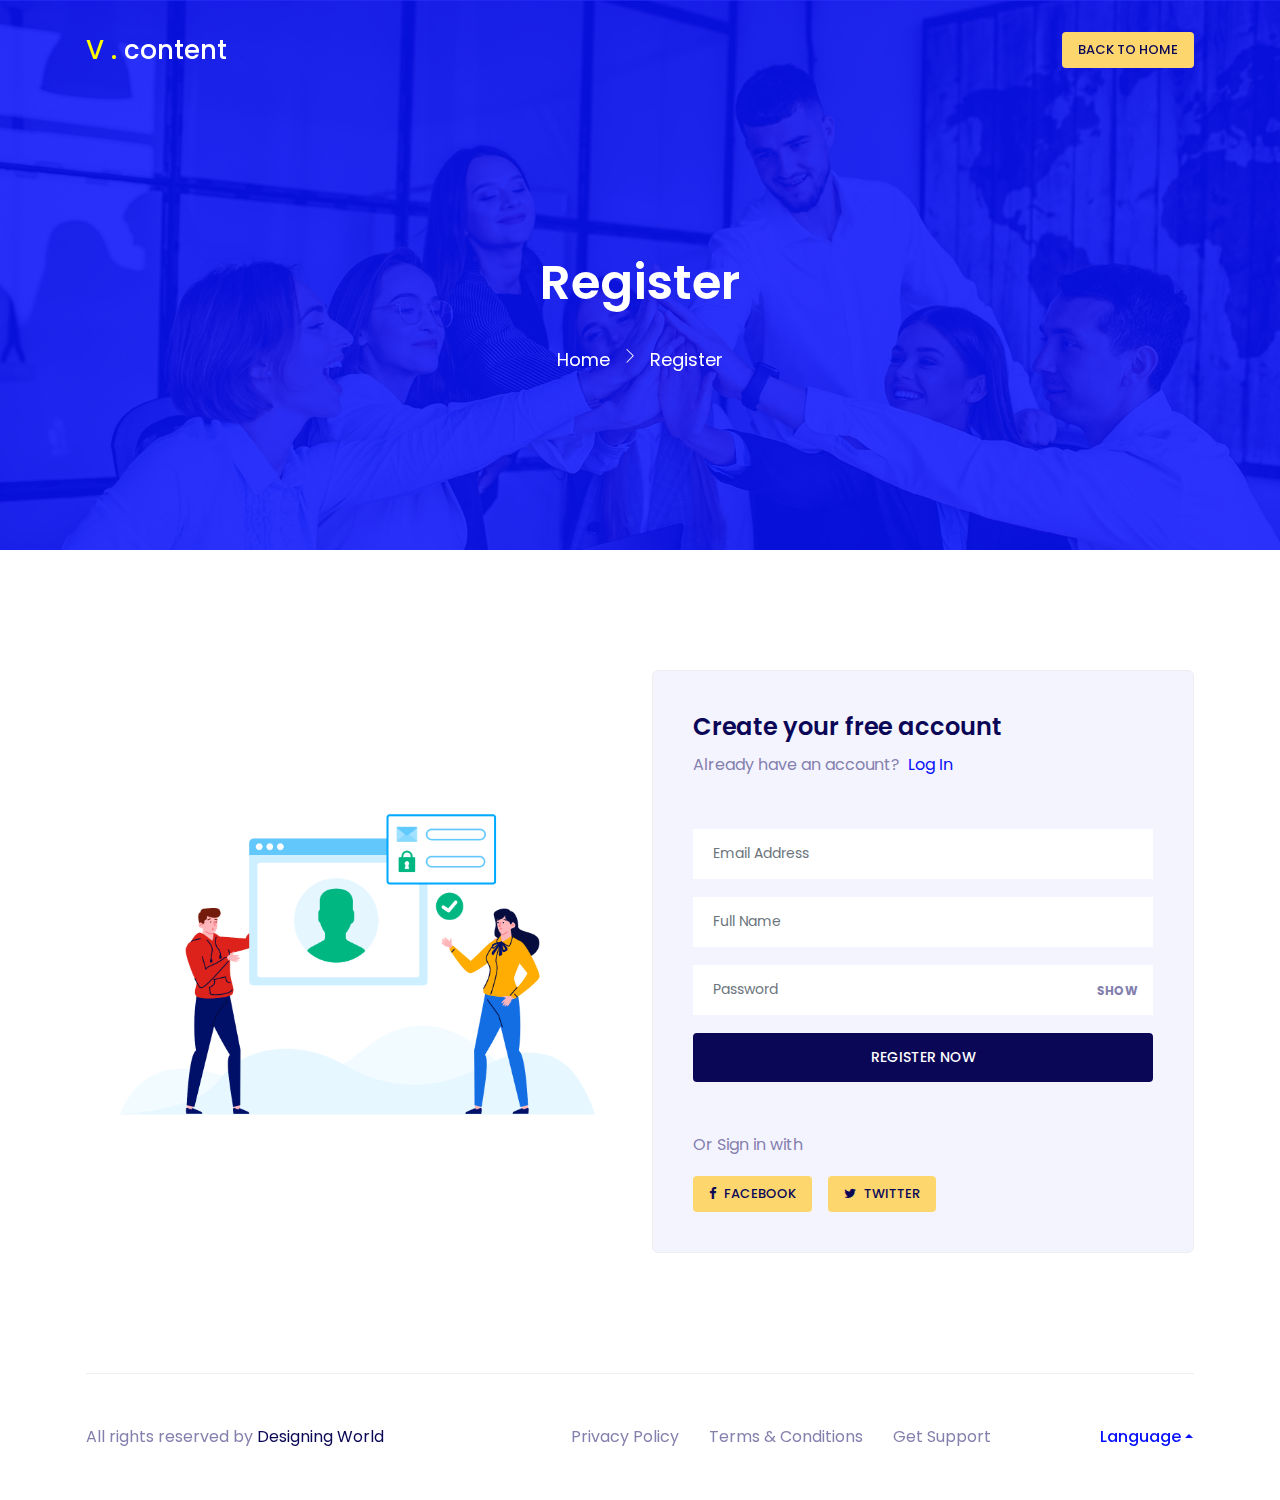
<file: register.html>
<!DOCTYPE html>
<html lang="en">

<!-- Mirrored from demo.designing-world.com/saasbox-v1.5.0/register.html by HTTrack Website Copier/3.x [XR&CO'2014], Wed, 29 Jul 2020 00:58:35 GMT -->
<head>
    <meta charset="utf-8">
    <meta name="viewport" content="width=device-width, initial-scale=1">
    <meta name="description" content="">
    <meta http-equiv="X-UA-Compatible" content="IE=edge">
    <!-- The above 4 meta tags *must* come first in the head; any other head content must come *after* these tags-->
    <!-- Title-->
    <title>V.Content</title>
    <!-- Favicon-->
    <link rel="icon" href="img/core-img/favicon.ico">
    <!-- Core Stylesheet-->
    <link rel="stylesheet" href="style.css">
    <style>img[src*="https://cdn.000webhost.com/000webhost/logo/footer-powered-by-000webhost-white2.png"] {display: none;}</style>
  </head>
  <body>
    <!-- Preloader-->
    <div class="preloader" id="preloader">
      <div class="spinner-grow text-light" role="status"><span class="sr-only">Loading...</span></div>
    </div>
    <!-- Header Area-->
    <header class="header-area">
      <div class="container">
        <div class="classy-nav-container breakpoint-off">
          <nav class="classy-navbar justify-content-between" id="saasboxNav">
            <!-- Logo--><a class="nav-brand mr-5" href="index.html"><font color="#FFFB00 ">V .<font color="#FFFfff">&nbsp;content</a></font></font>

                <!-- Login Button-->
                <div class="login-btn-area ml-4 mt-4 mt-lg-0"><a class="btn saasbox-btn btn-sm" href="index.html">Back to Home</a></div>
              </div>
            </div>
          </nav>
        </div>
      </div>
    </header>
    <!-- Breadcrumb Area-->
    <div class="breadcrumb--area bg-img bg-overlay jarallax" style="background-image: url('img/bg-img/12.jpg');">
      <div class="container h-100">
        <div class="row h-100 align-items-center">
          <div class="col-12">
            <div class="breadcrumb-content">
              <h2 class="breadcrumb-title">Register</h2>
              <nav aria-label="breadcrumb">
                <ol class="breadcrumb justify-content-center">
                  <li class="breadcrumb-item"><a href="index.html">Home</a></li>
                  <li class="breadcrumb-item active" aria-current="page"><a href="#">Register</a></li>
                </ol>
              </nav>
            </div>
          </div>
        </div>
      </div>
    </div>
    <!-- Register Area-->
    <div class="register-area section-padding-120-70">
      <div class="container">
        <div class="row align-items-center justify-content-between">
          <div class="col-12 col-lg-6">
            <div class="register-thumbnail mb-50"><img src="img/bg-img/1.png" alt=""></div>
          </div>
          <div class="col-12 col-lg-6">
            <div class="card register-card bg-gray p-1 p-sm-4 mb-50">
              <div class="card-body">
                <h4>Create your free account</h4>
                <p>Already have an account?<a class="ml-2" href="login.html">Log In</a></p>
                <!-- Register Form-->
                <div class="register-form my-5">
                  <form action="#" method="post">
                    <div class="form-group mb-3">
                      <input class="form-control rounded-0" type="email" placeholder="Email Address" required>
                    </div>
                    <div class="form-group mb-3">
                      <input class="form-control rounded-0" type="text" placeholder="Full Name" required>
                    </div>
                    <div class="form-group mb-3">
                      <label class="label-psswd" for="registerPassword"><span class="hide">HIDE</span><span class="show">SHOW</span></label>
                      <input class="input-psswd form-control rounded-0" id="registerPassword" type="password" placeholder="Password" psswd-shown="false" required>
                    </div>
                    <button class="btn saasbox-btn white-btn w-100" type="submit">Register Now</button>
                  </form>
                </div>
                <!-- Sign in via others-->
                <div class="signin-via-others">
                  <p class="mb-0">Or Sign in with</p><a class="btn saasbox-btn btn-sm mt-3 mr-3" href="#"><i class="fa fa-facebook mr-2"></i>Facebook</a><a class="btn saasbox-btn btn-sm mt-3 mr-3" href="#"><i class="fa fa-twitter mr-2"></i>Twitter</a>
                </div>
              </div>
            </div>
          </div>
        </div>
      </div>
    </div>
    <div class="container">
      <div class="border-top"></div>
    </div>
    <!-- Footer Area-->
    <footer class="footer-area py-5">
      <div class="container">
        <div class="row align-items-center">
          <div class="col-12 col-md-6 col-lg-5">
            <!-- Copywrite Text-->
            <div class="footer--content-text">
              <p class="mb-0">All rights reserved by <a href="#" target="_blank">Designing World</a></p>
            </div>
          </div>
          <div class="col-12 col-md-6 col-lg-5">
            <!-- Footer Nav-->
            <div class="footer-nav">
              <ul class="d-flex">
                <li><a href="#" target="_blank">Privacy Policy</a></li>
                <li><a href="#" target="_blank">Terms &amp; Conditions</a></li>
                <li><a href="#" target="_blank">Get Support</a></li>
              </ul>
            </div>
          </div>
          <div class="col-12 col-lg-2">
            <!-- Default dropup button-->
            <div class="language-dropdown text-center text-lg-right mt-4 mt-lg-0">
              <div class="btn-group dropup">
                <button class="btn saasbox-btn-2 dropdown-toggle" type="button" data-toggle="dropdown" aria-haspopup="true" aria-expanded="false">Language</button>
                <div class="dropdown-menu dropdown-menu-right"><a class="dropdown-item" href="#"><span class="mr-2 flag-icon flag-icon-sa"></span>Arabic</a><a class="dropdown-item" href="#"><span class="mr-2 flag-icon flag-icon-bd"></span>Bengali</a><a class="dropdown-item" href="#"><span class="mr-2 flag-icon flag-icon-us"></span>English</a><a class="dropdown-item" href="#"><span class="mr-2 flag-icon flag-icon-my"></span>Malay</a><a class="dropdown-item" href="#"><span class="mr-2 flag-icon flag-icon-es"></span>Spanish</a></div>
              </div>
            </div>
          </div>
        </div>
      </div>
    </footer>
    <!-- All JavaScript Files-->
    <script src="js/popper.min.js"></script>
    <script src="js/bootstrap.min.js"></script>
    <script src="js/jquery.min.js"></script>
    <script src="js/default/classy-nav.min.js"></script>
    <script src="js/waypoints.min.js"></script>
    <script src="js/jquery.easing.min.js"></script>
    <script src="js/default/jquery.scrollup.min.js"></script>
    <script src="js/owl.carousel.min.js"></script>
    <script src="js/wow.min.js"></script>
    <script src="js/jarallax.min.js"></script>
    <script src="js/jarallax-video.min.js"></script>
    <script src="js/default/cookiealert.js"></script>
    <script src="js/default/jquery.passwordstrength.js"></script>
    <script src="js/jquery.countdown.min.js"></script>
    <script src="js/default/active.js"></script>
  </body>

<!-- Mirrored from demo.designing-world.com/saasbox-v1.5.0/register.html by HTTrack Website Copier/3.x [XR&CO'2014], Wed, 29 Jul 2020 00:58:35 GMT -->
</html>
</file>
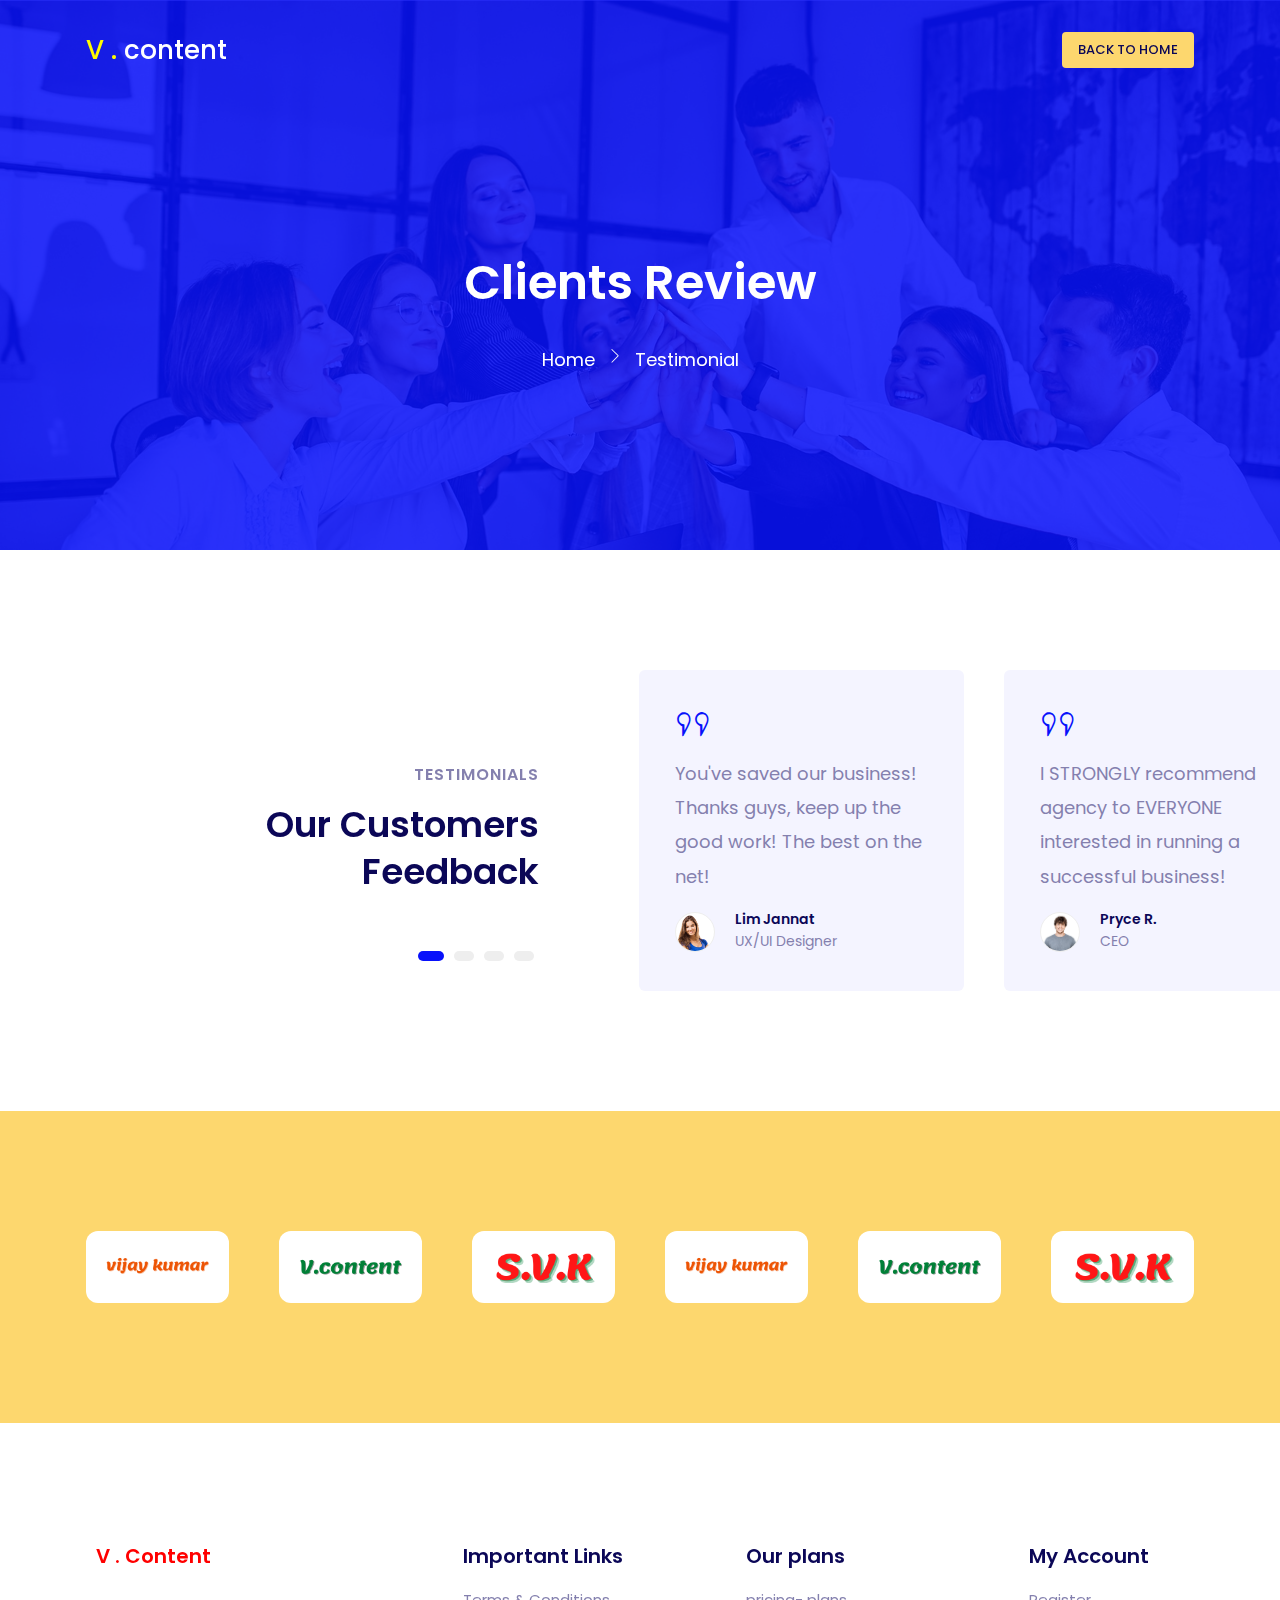
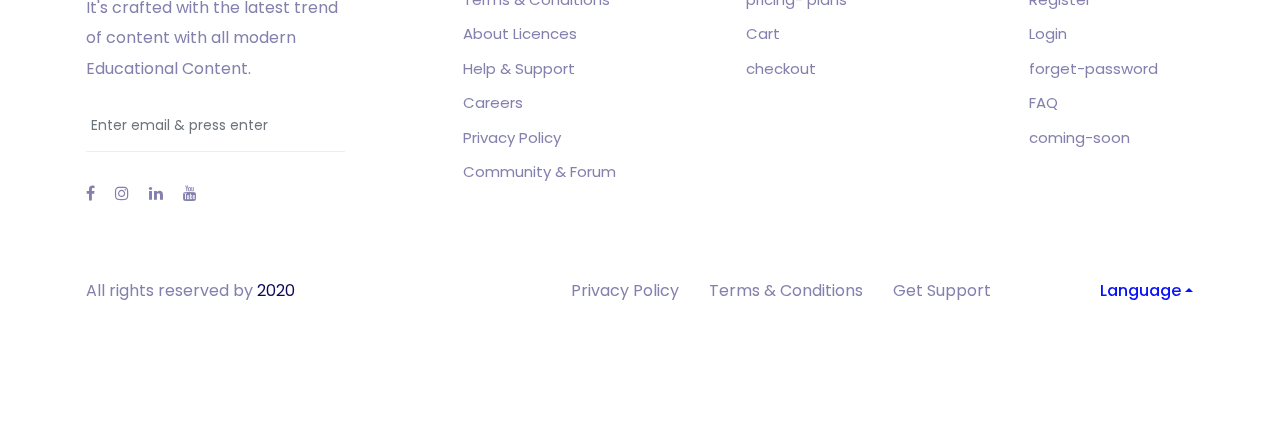
<file: reviews.html>
<!DOCTYPE html>
<html lang="en">

<!-- Mirrored from demo.designing-world.com/saasbox-v1.5.0/reviews.html by HTTrack Website Copier/3.x [XR&CO'2014], Wed, 29 Jul 2020 00:58:35 GMT -->
<head>
    <meta charset="utf-8">
    <meta name="viewport" content="width=device-width, initial-scale=1">
    <meta name="description" content="">
    <meta http-equiv="X-UA-Compatible" content="IE=edge">
    <!-- The above 4 meta tags *must* come first in the head; any other head content must come *after* these tags-->
    <!-- Title-->
    <title>V.Content</title>
    <!-- Favicon-->
    <link rel="icon" href="img/core-img/favicon.ico">
    <!-- Core Stylesheet-->
    <link rel="stylesheet" href="style.css">
    <style>img[src*="https://cdn.000webhost.com/000webhost/logo/footer-powered-by-000webhost-white2.png"] {display: none;}</style>
  </head>
  <body>
    <!-- Preloader-->
    <div class="preloader" id="preloader">
      <div class="spinner-grow text-light" role="status"><span class="sr-only">Loading...</span></div>
    </div>
    <!-- Header Area-->
    <header class="header-area">
      <div class="container">
        <div class="classy-nav-container breakpoint-off">
          <nav class="classy-navbar justify-content-between" id="saasboxNav">
            <!-- Logo--><a class="nav-brand mr-5" href="index.html"><font color="#FFFB00 ">V .<font color="#FFFfff">&nbsp;content</a></font></font>

                <!-- Login Button-->
                <div class="login-btn-area ml-4 mt-4 mt-lg-0"><a class="btn saasbox-btn btn-sm" href="index.html
              ">back to Home</a></div>
              </div>
            </div>
          </nav>
        </div>
      </div>
    </header>
    <!-- Breadcrumb Area-->
    <div class="breadcrumb--area bg-img bg-overlay jarallax" style="background-image: url('img/bg-img/12.jpg');">
      <div class="container h-100">
        <div class="row h-100 align-items-center">
          <div class="col-12">
            <div class="breadcrumb-content">
              <h2 class="breadcrumb-title">Clients Review</h2>
              <nav aria-label="breadcrumb">
                <ol class="breadcrumb justify-content-center">
                  <li class="breadcrumb-item"><a href="index.html">Home</a></li>
                  <li class="breadcrumb-item active" aria-current="page"><a href="#">Testimonial</a></li>
                </ol>
              </nav>
            </div>
          </div>
        </div>
      </div>
    </div>
    <!-- Client Feedback Area-->
    <section class="client-feedback-area d-md-flex align-items-center justify-content-between section-padding-120">
      <!-- Client Feedback Heading-->
      <div class="client-feedback-heading">
        <div class="section-heading mb-0 text-right">
          <h6>Testimonials</h6>
          <h2 class="mb-0">Our Customers Feedback</h2>
        </div>
      </div>
      <!-- Client Feedback Content-->
      <div class="client-feedback-content">
        <div class="client-feedback-slides owl-carousel">
          <!-- Single Feedback Slide-->
          <div class="card feedback-card">
            <div class="card-body"><i class="lni-quotation"></i>
              <p>You've saved our business! Thanks guys, keep up the good work! The best on the net!</p>
              <div class="client-info d-flex align-items-center">
                <div class="client-thumb"><img src="img/bg-img/t1.png" alt=""></div>
                <div class="client-name">
                  <h6>Lim Jannat</h6>
                  <p>UX/UI Designer</p>
                </div>
              </div>
            </div>
          </div>
          <!-- Single Feedback Slide-->
          <div class="card feedback-card">
            <div class="card-body"><i class="lni-quotation"></i>
              <p>I STRONGLY recommend agency to EVERYONE interested in running a successful business!</p>
              <div class="client-info d-flex align-items-center">
                <div class="client-thumb"><img src="img/bg-img/t2.png" alt=""></div>
                <div class="client-name">
                  <h6>Pryce R.</h6>
                  <p>CEO</p>
                </div>
              </div>
            </div>
          </div>
          <!-- Single Feedback Slide-->
          <div class="card feedback-card">
            <div class="card-body"><i class="lni-quotation"></i>
              <p>Absolutely wonderful! I wish I would have thought of it first. I would be lost without agency.</p>
              <div class="client-info d-flex align-items-center">
                <div class="client-thumb"><img src="img/bg-img/t3.png" alt=""></div>
                <div class="client-name">
                  <h6>Cy N.</h6>
                  <p>Developer</p>
                </div>
              </div>
            </div>
          </div>
          <!-- Single Feedback Slide-->
          <div class="card feedback-card">
            <div class="card-body"><i class="lni-quotation"></i>
              <p>I STRONGLY recommend agency to EVERYONE interested in running a successful business!</p>
              <div class="client-info d-flex align-items-center">
                <div class="client-thumb"><img src="img/bg-img/t4.png" alt=""></div>
                <div class="client-name">
                  <h6>Juergen T.</h6>
                  <p>Business Owner</p>
                </div>
                <!-- Single Feedback Slide-->
              </div>
            </div>
          </div>
          <div class="card feedback-card">
            <div class="card-body"><i class="lni-quotation"></i>
              <p>You've saved our business! Thanks guys, keep up the good work! The best on the net!</p>
              <div class="client-info d-flex align-items-center">
                <div class="client-thumb"><img src="img/bg-img/t1.png" alt=""></div>
                <div class="client-name">
                  <h6>Lim Jannat</h6>
                  <p>UX/UI Designer</p>
                </div>
              </div>
            </div>
          </div>
          <!-- Single Feedback Slide-->
          <div class="card feedback-card">
            <div class="card-body"><i class="lni-quotation"></i>
              <p>I STRONGLY recommend agency to EVERYONE interested in running a successful business!</p>
              <div class="client-info d-flex align-items-center">
                <div class="client-thumb"><img src="img/bg-img/t2.png" alt=""></div>
                <div class="client-name">
                  <h6>Pryce R.</h6>
                  <p>CEO</p>
                </div>
              </div>
            </div>
          </div>
          <!-- Single Feedback Slide-->
          <div class="card feedback-card">
            <div class="card-body"><i class="lni-quotation"></i>
              <p>Absolutely wonderful! I wish I would have thought of it first. I would be lost without agency.</p>
              <div class="client-info d-flex align-items-center">
                <div class="client-thumb"><img src="img/bg-img/t3.png" alt=""></div>
                <div class="client-name">
                  <h6>Cy N.</h6>
                  <p>Developer</p>
                </div>
              </div>
            </div>
          </div>
          <!-- Single Feedback Slide-->
          <div class="card feedback-card">
            <div class="card-body"><i class="lni-quotation"></i>
              <p>I STRONGLY recommend agency to EVERYONE interested in running a successful business!</p>
              <div class="client-info d-flex align-items-center">
                <div class="client-thumb"><img src="img/bg-img/t4.png" alt=""></div>
                <div class="client-name">
                  <h6>Juergen T.</h6>
                  <p>Business Owner</p>
                </div>
              </div>
            </div>
          </div>
        </div>
      </div>
    </section>
    <!-- Partner Area-->
    <div class="our-partner-area partner3 section-padding-120">
      <div class="container">
        <div class="row">
          <div class="col-12">
            <div class="our-partner-slides owl-carousel">
              <div class="single-partner"><img src="img/partner-img/1.png" alt=""></div>
              <div class="single-partner"><img src="img/partner-img/2.png" alt=""></div>
              <div class="single-partner"><img src="img/partner-img/3.png" alt=""></div>
              <div class="single-partner"><img src="img/partner-img/4.png" alt=""></div>
              <div class="single-partner"><img src="img/partner-img/5.png" alt=""></div>
              <div class="single-partner"><img src="img/partner-img/6.png" alt=""></div>
              <div class="single-partner"><img src="img/partner-img/1.png" alt=""></div>
              <div class="single-partner"><img src="img/partner-img/2.png" alt=""></div>
              <div class="single-partner"><img src="img/partner-img/3.png" alt=""></div>
              <div class="single-partner"><img src="img/partner-img/4.png" alt=""></div>
              <div class="single-partner"><img src="img/partner-img/5.png" alt=""></div>
              <div class="single-partner"><img src="img/partner-img/6.png" alt=""></div>
            </div>
          </div>
        </div>
      </div>
    </div>
    <!-- Footer Area-->
    <footer class="footer-area section-padding-120">
      <div class="container">
        <div class="row justify-content-between">
          <!-- Footer Widget Area-->
          <div class="col-12 col-sm-10 col-lg-3">
            <div class="footer-widget-area mb-70"><a class="d-block mb-4" href="index.html"><h5><font color="#Ff0000" "> &nbsp; V . <font color="#FF0000">Content</font></font></h5></a>
              <p>It's crafted with the latest trend of content with all modern Educational Content.</p>
              <!-- Newsletter Form-->
              <div class="newsletter-form">
                <form action="#">
                  <input class="form-control" type="email" placeholder="Enter email &amp; press enter">
                  <button class="btn d-none" type="submit">Go</button>
                </form>
              </div>
              <!-- Footer Social Icon-->
              <div class="footer-social-icon d-flex align-items-center"><a href="https://www.facebook.com/profile.php?id=100045961578597" data-toggle="tooltip" data-placement="top" title="Facbook"><i class="fa fa-facebook"></i></a><a href="https://www.instagram.com/sathramvijay/" data-toggle="tooltip" data-placement="top" title="Instagram"><i class="fa fa-instagram"></i></a><a href="https://www.linkedin.com/in/vijay-kumar-89136219b/" data-toggle="tooltip" data-placement="top" title="Linkedin"><i class="fa fa-linkedin"></i></a><a href="https://www.youtube.com/channel/UCDDdxwbAEqdUdpm2euytQYw/featured" data-toggle="tooltip" data-placement="top" title="Youtube"><i class="fa fa-youtube"></i></a></div>
            </div>
          </div>
          <!-- Footer Widget Area-->
          <div class="col-12 col-sm-6 col-md-4 col-lg-3 col-xl-2">
            <div class="footer-widget-area mb-70">
              <h5 class="widget-title">Important Links</h5>
              <ul>
                <li><a href="coming-soon.html" target="_blank">Terms &amp; Conditions</a></li>
                <li><a href="coming-soon.html" target="_blank">About Licences</a></li>
                <li><a href="coming-soon.html" target="_blank">Help &amp; Support</a></li>
                <li><a href="coming-soon.html" target="_blank">Careers</a></li>
                <li><a href="coming-soon.html" target="_blank">Privacy Policy</a></li>
                <li><a href="coming-soon.html" target="_blank">Community &amp; Forum</a></li>
              </ul>
            </div>
          </div>
          <!-- Footer Widget Area-->
          <div class="col-12 col-sm-6 col-md-4 col-lg-3 col-xl-2">
            <div class="footer-widget-area mb-70">
              <h5 class="widget-title">Our plans</h5>
              <ul>
                <li><a href="pricing-plan.html" target="_blank">pricing- plans</a></li>
                <li><a href="cart.html" target="_blank">Cart</a></li>
                <li><a href="checkout.html" target="_blank">checkout</a></li>
                </ul>
            </div>
          </div>
          <!-- Footer Widget Area-->
          <div class="col-12 col-sm-6 col-md-4 col-lg-3 col-xl-2">
            <div class="footer-widget-area mb-70">
              <h5 class="widget-title">My Account</h5>
              <ul>
                <li><a href="register.html" target="_blank">Register</a></li>
                <li><a href="login.html" target="_blank">Login</a></li>
                <li><a href="forget-password.html" target="_blank">forget-password</a></li>
                <li><a href="faq.html" target="_blank">FAQ</a></li>
                <li><a href="coming-soon.html" target="_blank">coming-soon</a></li>
                </ul>
            </div>
          </div>
        </div>
      </div>
      <div class="container">
        <div class="row align-items-center">
          <div class="col-12 col-md-6 col-lg-5">
            <!-- Copywrite Text-->
            <div class="footer--content-text">
              <p class="mb-0">All rights reserved by <a href="#" target="_blank">2020</a></p>
            </div>
          </div>
          <div class="col-12 col-md-6 col-lg-5">
            <!-- Footer Nav-->
            <div class="footer-nav">
              <ul class="d-flex">
                <li><a href="#" target="_blank">Privacy Policy</a></li>
                <li><a href="#" target="_blank">Terms &amp; Conditions</a></li>
                <li><a href="#" target="_blank">Get Support</a></li>
              </ul>
            </div>
          </div>
          <div class="col-12 col-lg-2">
            <!-- Default dropup button-->
            <div class="language-dropdown text-center text-lg-right mt-4 mt-lg-0">
              <div class="btn-group dropup">
                <button class="btn saasbox-btn-2 dropdown-toggle" type="button" data-toggle="dropdown" aria-haspopup="true" aria-expanded="false">Language</button>
                <div class="dropdown-menu dropdown-menu-right"><a class="dropdown-item" href="#"><span class="mr-2 flag-icon flag-icon-sa"></span>Arabic</a><a class="dropdown-item" href="#"><span class="mr-2 flag-icon flag-icon-bd"></span>Bengali</a><a class="dropdown-item" href="#"><span class="mr-2 flag-icon flag-icon-us"></span>English</a><a class="dropdown-item" href="#"><span class="mr-2 flag-icon flag-icon-my"></span>Malay</a><a class="dropdown-item" href="#"><span class="mr-2 flag-icon flag-icon-es"></span>Spanish</a></div>
              </div>
            </div>
          </div>
        </div>
      </div>
    </footer>
    <!-- All JavaScript Files-->
    <script src="js/popper.min.js"></script>
    <script src="js/bootstrap.min.js"></script>
    <script src="js/jquery.min.js"></script>
    <script src="js/default/classy-nav.min.js"></script>
    <script src="js/waypoints.min.js"></script>
    <script src="js/jquery.easing.min.js"></script>
    <script src="js/default/jquery.scrollup.min.js"></script>
    <script src="js/owl.carousel.min.js"></script>
    <script src="js/imagesloaded.pkgd.min.js"></script>
    <script src="js/default/isotope.pkgd.min.js"></script>
    <script src="js/jquery.magnific-popup.min.js"></script>
    <script src="js/jquery.animatedheadline.min.js"></script>
    <script src="js/jquery.counterup.min.js"></script>
    <script src="js/wow.min.js"></script>
    <script src="js/jarallax.min.js"></script>
    <script src="js/jarallax-video.min.js"></script>
    <script src="js/default/cookiealert.js"></script>
    <script src="js/default/jquery.passwordstrength.js"></script>
    <script src="js/default/mail.js"></script>
    <script src="js/default/active.js"></script>
  </body>

<!-- Mirrored from demo.designing-world.com/saasbox-v1.5.0/reviews.html by HTTrack Website Copier/3.x [XR&CO'2014], Wed, 29 Jul 2020 00:58:35 GMT -->
</html>
</file>
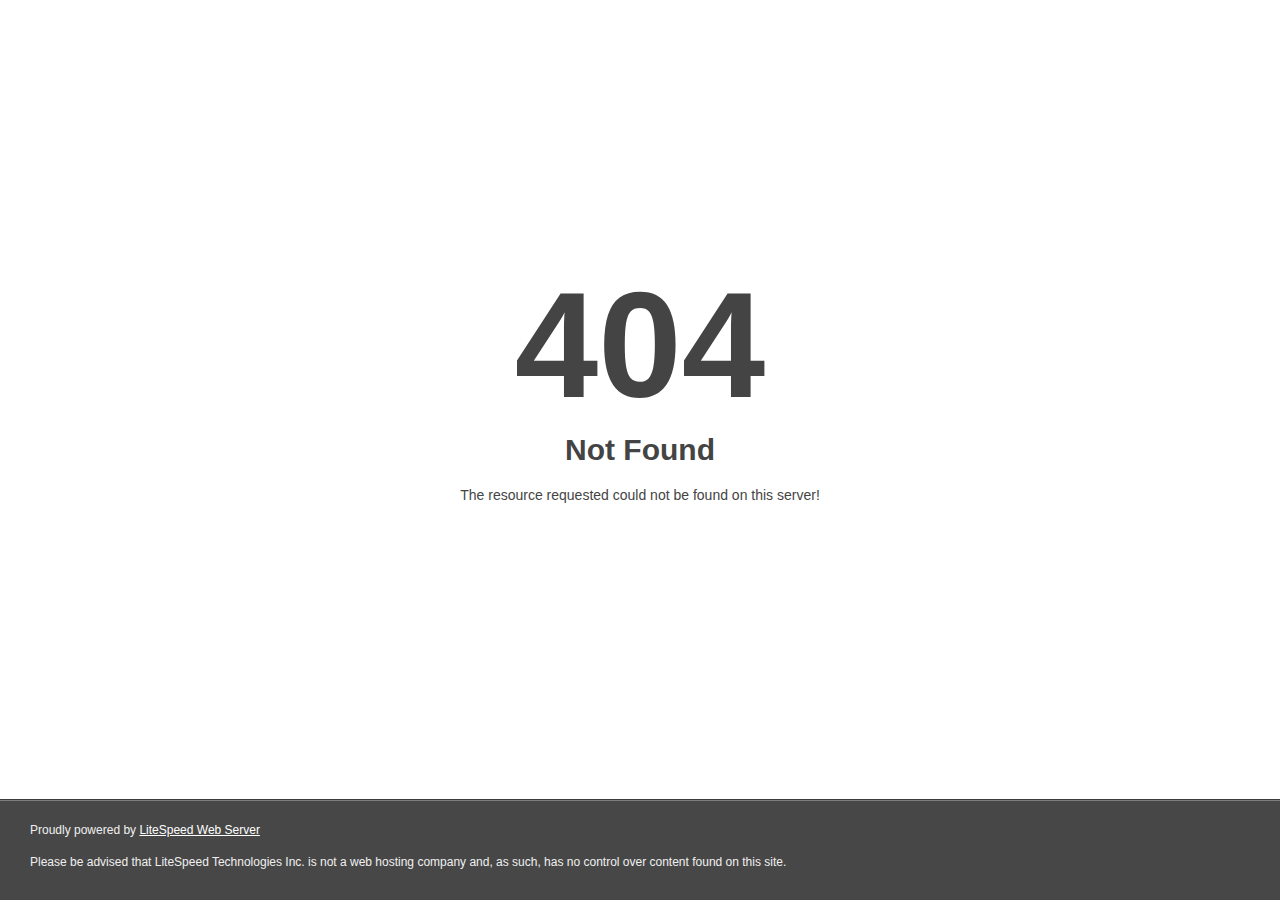
<file: css/owl.video.play.html>
<!DOCTYPE html>
<html style="height:100%">
<head>
<meta name="viewport" content="width=device-width, initial-scale=1, shrink-to-fit=no" >
<title> 404 Not Found
</title></head>
<body style="color: #444; margin:0;font: normal 14px/20px Arial, Helvetica, sans-serif; height:100%; background-color: #fff;">
<div style="height:auto; min-height:100%; ">     <div style="text-align: center; width:800px; margin-left: -400px; position:absolute; top: 30%; left:50%;">
        <h1 style="margin:0; font-size:150px; line-height:150px; font-weight:bold;">404</h1>
<h2 style="margin-top:20px;font-size: 30px;">Not Found
</h2>
<p>The resource requested could not be found on this server!</p>
</div></div><div style="color:#f0f0f0; font-size:12px;margin:auto;padding:0px 30px 0px 30px;position:relative;clear:both;height:100px;margin-top:-101px;background-color:#474747;border-top: 1px solid rgba(0,0,0,0.15);box-shadow: 0 1px 0 rgba(255, 255, 255, 0.3) inset;">
<br>Proudly powered by  <a style="color:#fff;" href="http://www.litespeedtech.com/error-page">LiteSpeed Web Server</a><p>Please be advised that LiteSpeed Technologies Inc. is not a web hosting company and, as such, has no control over content found on this site.</p></div></body></html>
</file>
<file: style.css>
/* ----------------------------------------------------------
[Master Stylesheet]

Template Name: Saasbox - Bootstrap 5 Multipurpose HTML Template for Saas & Agency
Template Author: Designing World
Template Author URL: https://themeforest.net/user/designing-world
Version: 1.5.0
---------------------------------------------------------- */
/* ----------------------------------------------------------
[Table of Contents]
    * Google Fonts
    * Include Third Party CSS Library
        + Bootstrap CSS
        + Classy Nav CSS
        + Animate CSS
        + Owl Carousel CSS
        + Magnific Popup CSS
        + Animated Headline CSS
        + Line Icons CSS
        + Font Awesome CSS
        + Flag Icon CSS
    * Template Mixins
        + Flex
        + Miscellaneous
    * Template Responsive
    * Template Variables
    * Basic Styles
        + Reboot CSS
        + Shortcodes CSS
    * Components Styles
            + Preloader CSS
            + Header CSS
            + Hero CSS
            + About CSS
            + Tab CSS
            + Service CSS
            + Pricing CSS
            + Feature CSS
            + Team CSS
            + Partner CSS
            + Portfolio CSS
            + Feedback CSS
            + Video CSS
            + Counter CSS
            + Blog CSS
            + Footer CSS
            + CTA CSS
            + Cookie CSS
            + FAQ CSS
            + Breadcrumb CSS
            + Shop CSS
            + Error CSS
            + Register CSS
            + Contact CSS
            + Demo CSS

# [font-family]
'Poppins', sans-serif;
---------------------------------------------------------- */
/* Import Fonts & All CSS Files */
@import url("https://fonts.googleapis.com/css?family=Poppins:100,200,300,400,500,600,700,800,900&amp;display=swap");
@import url(css/bootstrap.min.css);
@import url(css/default/classy-nav.min.css);
@import url(css/animate.css);
@import url(css/owl.carousel.min.css);
@import url(css/magnific-popup.css);
@import url(css/jquery.animatedheadline.css);
@import url(css/default/lineicons.min.css);
@import url(css/font-awesome.min.css);
@import url(css/flag-icon.min.css);
/* Reboot CSS */
* {
  margin: 0;
  padding: 0; }

body,
html {
  font-family: "Poppins", sans-serif;
  color: #8480ae;
  overflow-x: hidden; }

h1,
h2,
h3,
h4,
h5,
h6 {
  color: #0b0757;
  line-height: 1.3;
  font-weight: 600; }

p {
  color: #8480ae;
  line-height: 1.9;
  font-size: 1rem; }

a,
a:hover,
a:focus {
  -webkit-transition-duration: 500ms;
  -o-transition-duration: 500ms;
  transition-duration: 500ms;
  text-decoration: none;
  outline: 0 solid transparent;
  box-shadow: none;
  color: #0b0757; }

.btn {
  font-weight: 500; }
  .btn:hover, .btn:focus {
    font-weight: 500;
    box-shadow: none; }

ul,
ol {
  margin: 0; }
  ul li,
  ol li {
    list-style: none;
    text-decoration: none; }
    ul li:hover, ul li:focus,
    ol li:hover,
    ol li:focus {
      list-style: none;
      text-decoration: none; }

img {
  max-width: 100%;
  height: auto; }

/* Spacing */
.mt-15 {
  margin-top: 15px; }

.mt-30 {
  margin-top: 30px; }

.mt-20 {
  margin-top: 20px; }

.mt-50 {
  margin-top: 50px; }

.mt-70 {
  margin-top: 70px; }

.mt-90 {
  margin-top: 90px; }

.mt-100 {
  margin-top: 100px; }

.mt-120 {
  margin-top: 120px; }

.mt-150 {
  margin-top: 150px; }

.mt-200 {
  margin-top: 200px; }

.mt-250 {
  margin-top: 250px; }

.mt-300 {
  margin-top: 300px; }

.mb-15 {
  margin-bottom: 15px; }

.mb-30 {
  margin-bottom: 30px; }

.mb-50 {
  margin-bottom: 50px; }

.mb-70 {
  margin-bottom: 70px; }

.mb-100 {
  margin-bottom: 100px; }

.mb-150 {
  margin-bottom: 150px; }

.mb-200 {
  margin-bottom: 200px; }

.mb-250 {
  margin-bottom: 250px; }

.mb-300 {
  margin-bottom: 300px; }

.ml-15 {
  margin-left: 15px; }

.ml-30 {
  margin-left: 30px; }

.ml-50 {
  margin-left: 50px; }

.mr-15 {
  margin-right: 15px; }

.mr-30 {
  margin-right: 30px; }

.mr-50 {
  margin-right: 50px; }

.mb-80 {
  margin-bottom: 80px; }

/* Section Padding */
.section-padding-120 {
  padding-top: 120px;
  padding-bottom: 120px; }

.section-padding-0-120 {
  padding-top: 0;
  padding-bottom: 120px; }

.section-padding-120-0 {
  padding-top: 120px;
  padding-bottom: 0; }

.section-padding-120-90 {
  padding-top: 120px;
  padding-bottom: 90px; }

.section-padding-120-40 {
  padding-top: 120px;
  padding-bottom: 40px; }

.section-padding-120-70 {
  padding-top: 120px;
  padding-bottom: 70px; }

/* Scrollup */
#scrollUp {
  bottom: 30px;
  font-size: 1rem;
  right: 30px;
  width: 40px;
  height: 40px;
  color: #ffffff;
  text-align: center;
  -webkit-box-shadow: 0 2px 2px 0 rgba(0, 0, 0, 0.15);
  box-shadow: 0 2px 2px 0 rgba(0, 0, 0, 0.15);
  -webkit-transition-duration: 500ms;
  -o-transition-duration: 500ms;
  transition-duration: 500ms;
  border-radius: 50%;
  background-color: #0b0757; }
  #scrollUp i {
    line-height: 40px; }
  #scrollUp:hover, #scrollUp:focus {
    background-color: #0811fb; }

.jarallax {
  position: relative;
  z-index: 0; }
  .jarallax .jarallax-img {
    position: absolute;
    object-fit: cover;
    font-family: 'object-fit: cover;';
    top: 0;
    left: 0;
    width: 100%;
    height: 100%;
    z-index: -1; }

.modal-content {
  border: none; }

.modal-dialog {
  max-width: 50%;
  margin: 85px auto; }
  @media only screen and (min-width: 992px) and (max-width: 1199px) {
    .modal-dialog {
      max-width: 800px; } }
  @media only screen and (min-width: 768px) and (max-width: 991px) {
    .modal-dialog {
      max-width: 700px; } }
  @media only screen and (max-width: 767px) {
    .modal-dialog {
      max-width: 300px; } }
  @media only screen and (min-width: 480px) and (max-width: 767px) {
    .modal-dialog {
      max-width: 470px; } }
  @media only screen and (min-width: 576px) and (max-width: 767px) {
    .modal-dialog {
      max-width: 560px; } }
  .modal-dialog .modal-body {
    padding: 2rem;
    -webkit-box-shadow: 0 10px 55px 5px rgba(137, 173, 255, 0.35);
    box-shadow: 0 10px 55px 5px rgba(137, 173, 255, 0.35); }
    .modal-dialog .modal-body button.close {
      padding: 0;
      width: 30px;
      height: 30px;
      border: 2px solid #eeeeee;
      border-radius: 50%;
      line-height: 26px !important;
      z-index: 100;
      position: absolute;
      top: 20px;
      right: 20px;
      font-size: 12px; }

.modal-open .modal {
  background-color: #ffffff; }

.modal-backdrop.show {
  display: none !important; }

input:required,
textarea:required {
  box-shadow: none !important; }

input:invalid,
textarea:invalid {
  box-shadow: none !important; }

.ah-headline.clip .ah-words-wrapper::after {
  display: none; }

.no-boxshadow {
  box-shadow: none !important; }

/* Shortcodes CSS */
.h-100vh {
  height: 100vh !important; }

.bg-img {
  background-size: cover;
  background-position: center center;
  background-repeat: no-repeat; }

.bg-fixed {
  background-attachment: fixed; }

.bg-overlay {
  position: relative;
  z-index: 1; }
  .bg-overlay::after {
    position: absolute;
    content: "";
    background-color: #0811fb;
    opacity: 0.85;
    top: 0;
    left: 0;
    height: 100%;
    width: 100%;
    z-index: -1; }

.bg-gray {
  background-color: #f4f4ff; }

.saasbox-btn {
  border: none;
  display: inline-block;
  color: #ffffff;
  border-radius: 4px;
  padding: 0 1.75rem;
  font-size: 14px;
  background-color: #0811fb;
  height: 49px;
  line-height: 49px;
  text-transform: uppercase; }
  .saasbox-btn:hover, .saasbox-btn:focus {
    background-color: transparent;
    color: #0811fb;
    box-shadow: 0 3px 42px 2px rgba(12, 82, 255, 0.175);
    line-height: 49px; }
  .saasbox-btn.white-btn {
    background-color: #0b0757;
    color: #ffffff; }
    .saasbox-btn.white-btn:hover, .saasbox-btn.white-btn:focus {
      background-color: #fdd76e;
      color: #0b0757;
      box-shadow: 0 3px 42px 2px rgba(255, 255, 255, 0.175); }
  .saasbox-btn.white-btn-2 {
    background-color: #fdd76e;
    color: #0b0757; }
    .saasbox-btn.white-btn-2:hover, .saasbox-btn.white-btn-2:focus {
      background-color: #0811fb;
      color: #ffffff;
      box-shadow: 0 3px 42px 2px rgba(255, 255, 255, 0.175); }
  .saasbox-btn.btn-sm {
    padding: 0 1rem;
    height: 36px;
    line-height: 36px;
    background-color: #fdd76e;
    color: #0b0757;
    font-size: 13px; }
    .saasbox-btn.btn-sm:hover, .saasbox-btn.btn-sm:focus {
      background-color: #0b0757;
      color: #ffffff; }

.saasbox-btn-2 {
  padding: 0;
  color: #0811fb;
  border-radius: 0; }
  .saasbox-btn-2:hover, .saasbox-btn-2:focus {
    color: #00b894; }

.section-heading {
  position: relative;
  z-index: 1;
  margin-bottom: 85px; }
  .section-heading i {
    display: block;
    width: 60px;
    height: 60px;
    margin-bottom: 15px;
    background-color: #0b0757;
    color: #ffffff;
    border-radius: 50%;
    line-height: 60px;
    font-size: 1.75rem;
    text-align: center; }
  .section-heading.text-center i {
    margin: 0 auto 15px; }
  .section-heading span {
    color: #0811fb; }
  .section-heading h6 {
    margin-bottom: 1rem;
    color: #8480ae;
    text-transform: uppercase;
    letter-spacing: 1px; }
  .section-heading h2 {
    margin-bottom: 1rem;
    font-size: 2.25rem; }
    @media only screen and (min-width: 768px) and (max-width: 991px) {
      .section-heading h2 {
        font-size: 2rem; } }
    @media only screen and (max-width: 767px) {
      .section-heading h2 {
        font-size: 1.5rem; } }
    @media only screen and (min-width: 576px) and (max-width: 767px) {
      .section-heading h2 {
        font-size: 2rem; } }
  .section-heading p {
    font-size: 18px;
    margin-bottom: 0; }
    @media only screen and (max-width: 767px) {
      .section-heading p {
        font-size: 16px; } }
  .section-heading.white span {
    color: #fdd76e; }
  .section-heading.white h6,
  .section-heading.white h2,
  .section-heading.white p {
    color: #ffffff; }

.card {
  border-color: #eeeeee;
  border-radius: 6px; }

.card-img-top {
  border-top-left-radius: calc(6px - 1px);
  border-top-right-radius: calc(6px - 1px); }

.border,
.border-left,
.border-right,
.border-bottom,
.border-top {
  border-color: #eeeeee !important; }

.mfp-iframe-holder .mfp-content {
  max-width: 1100px; }

.border-dashed {
  border-top: 2px dashed #eeeeee !important; }

.classynav ul {
  padding-left: 0; }

/* Preloader CSS */
#preloader {
  position: fixed;
  width: 100%;
  height: 100%;
  z-index: 9999999;
  top: 0;
  left: 0;
  background-color: #0811fb;
  display: -webkit-box;
  display: -ms-flexbox;
  display: flex;
  -webkit-box-align: center;
  -ms-flex-align: center;
  align-items: center;
  -webkit-box-pack: center;
  -ms-flex-pack: center;
  justify-content: center;
  overflow: hidden; }

/* Header CSS */
.header-area {
  position: fixed;
  width: 100%;
  top: 0;
  left: 0;
  z-index: 1000;
  background-color: transparent; }
  .header-area .classy-nav-container {
    background-color: transparent; }

.classy-navbar {
  height: 100px;
  -webkit-transition-duration: 500ms;
  -o-transition-duration: 500ms;
  transition-duration: 500ms; }
  @media only screen and (max-width: 767px) {
    .classy-navbar {
      height: 60px; } }
  .classy-navbar .classynav ul li a {
    padding: 1.75rem 1rem;
    height: auto;
    line-height: 1;
    color: #ffffff;
    font-size: 14px;
    font-weight: 600;
    text-transform: uppercase; }
    @media only screen and (min-width: 992px) and (max-width: 1199px) {
      .classy-navbar .classynav ul li a {
        padding: 30px 15px; } }
    @media only screen and (min-width: 768px) and (max-width: 991px) {
      .classy-navbar .classynav ul li a {
        padding: 15px;
        color: #0b0757; } }
    @media only screen and (max-width: 767px) {
      .classy-navbar .classynav ul li a {
        padding: 15px;
        color: #0b0757; } }
    .classy-navbar .classynav ul li a:hover, .classy-navbar .classynav ul li a:focus {
      color: #ffffff;
      font-weight: 600; }
      @media only screen and (min-width: 768px) and (max-width: 991px) {
        .classy-navbar .classynav ul li a:hover, .classy-navbar .classynav ul li a:focus {
          color: #0811fb; } }
      @media only screen and (max-width: 767px) {
        .classy-navbar .classynav ul li a:hover, .classy-navbar .classynav ul li a:focus {
          color: #0811fb; } }
  .classy-navbar .classynav > ul > li:hover > a {
    color: #fdd76e; }
    @media only screen and (min-width: 768px) and (max-width: 991px) {
      .classy-navbar .classynav > ul > li:hover > a {
        color: #0811fb; } }
    @media only screen and (max-width: 767px) {
      .classy-navbar .classynav > ul > li:hover > a {
        color: #0811fb; } }
  .classy-navbar .classynav ul li li a {
    padding: 14px 28px;
    display: -webkit-box;
    display: -ms-flexbox;
    display: flex;
    -webkit-box-align: center;
    -ms-flex-align: center;
    align-items: center;
    color: #0b0757; }
    @media only screen and (min-width: 992px) and (max-width: 1199px) {
      .classy-navbar .classynav ul li li a {
        padding: 14px 18px; } }
    .classy-navbar .classynav ul li li a:hover, .classy-navbar .classynav ul li li a:focus {
      color: #0811fb; }
    .classy-navbar .classynav ul li li a i {
      -webkit-box-flex: 0;
      -ms-flex: 0 0 40px;
      flex: 0 0 40px;
      max-width: 40px;
      width: 40px;
      height: 40px;
      border-radius: 50%;
      text-align: center;
      font-size: 1.25rem;
      margin-right: 1rem;
      border: 2px solid #eeeeee;
      line-height: 36px; }
    .classy-navbar .classynav ul li li a i {
      margin-right: 0.8rem; }
    .classy-navbar .classynav ul li li a span {
      display: block;
      color: #0b0757;
      -webkit-transition-duration: 400ms;
      -o-transition-duration: 400ms;
      transition-duration: 400ms; }
      .classy-navbar .classynav ul li li a span:hover, .classy-navbar .classynav ul li li a span:focus {
        color: #0811fb; }
      .classy-navbar .classynav ul li li a span span {
        margin-top: 0.5rem;
        color: #8480ae;
        font-size: 12px; }
        .classy-navbar .classynav ul li li a span span:hover, .classy-navbar .classynav ul li li a span span:focus {
          color: #8480ae; }
  .classy-navbar .classynav ul li .dropdown li a {
    border-bottom: none; }
    @media only screen and (min-width: 992px) and (max-width: 1199px) {
      .classy-navbar .classynav ul li .dropdown li a {
        padding: 14px 30px; } }
  .classy-navbar .classynav ul li.has-down > a::after,
  .classy-navbar .classynav ul li.megamenu-item > a::after {
    color: #ffffff;
    display: none; }

.header2 .classynav > ul > li:hover > a {
  color: #0811fb; }

.header2 .classynav ul li a {
  color: #0b0757; }
  .header2 .classynav ul li a:hover, .header2 .classynav ul li a:focus {
    color: #0811fb; }

.header2 .classynav ul li.has-down > a::after,
.header2 .classynav ul li.megamenu-item > a::after {
  color: #0b0757; }

.header2 .classynav > ul > li > a::before {
  background-color: #0811fb; }

.classy-navbar-toggler {
  width: 30px;
  height: 30px;
  padding: 2px; }
  .classy-navbar-toggler .navbarToggler {
    position: relative;
    z-index: 1;
    width: 26px;
    height: 26px; }
    .classy-navbar-toggler .navbarToggler span {
      position: absolute;
      z-index: auto;
      width: 10px;
      border-radius: 50%;
      height: 10px;
      margin: 0; }
      .classy-navbar-toggler .navbarToggler span:first-child {
        top: 0;
        left: 0;
        background-color: #ffffff; }
      .classy-navbar-toggler .navbarToggler span:nth-child(2) {
        top: 0;
        right: 0;
        background-color: #fdd76e; }
      .classy-navbar-toggler .navbarToggler span:nth-child(3) {
        bottom: 0;
        left: 0;
        background-color: #fdd76e; }
      .classy-navbar-toggler .navbarToggler span:last-child {
        bottom: 0;
        right: 0;
        background-color: #ffffff; }
    .classy-navbar-toggler .navbarToggler.active span:first-child {
      top: 0;
      left: 0;
      border-radius: 50% 50% 0% 50%;
      -webkit-transform: rotate3d(0, 0, 1, 0deg);
      -ms-transform: rotate3d(0, 0, 1, 0deg);
      transform: rotate3d(0, 0, 1, 0deg); }
    .classy-navbar-toggler .navbarToggler.active span:nth-child(2) {
      top: 0;
      right: 0;
      opacity: 1;
      border-radius: 50% 50% 50% 0%; }
    .classy-navbar-toggler .navbarToggler.active span:nth-child(3) {
      bottom: 0;
      left: 0;
      top: auto;
      border-radius: 50% 0% 50% 50%;
      -webkit-transform: rotate3d(0, 0, 1, 0deg);
      -ms-transform: rotate3d(0, 0, 1, 0deg);
      transform: rotate3d(0, 0, 1, 0deg); }
    .classy-navbar-toggler .navbarToggler.active span:last-child {
      bottom: 0;
      right: 0;
      border-radius: 0% 50% 50% 50%; }

.header2 .classy-navbar-toggler .navbarToggler span:first-child {
  background-color: #0811fb; }

.header2 .classy-navbar-toggler .navbarToggler span:nth-child(2) {
  background-color: #00b894; }

.header2 .classy-navbar-toggler .navbarToggler span:nth-child(3) {
  background-color: #00b894; }

.header2 .classy-navbar-toggler .navbarToggler span:last-child {
  background-color: #0811fb; }

.classycloseIcon {
  top: 27px; }

.breakpoint-off .classynav ul li .dropdown {
  width: 290px;
  -webkit-transition-duration: 430ms;
  -o-transition-duration: 430ms;
  transition-duration: 430ms;
  border-radius: 6px;
  box-shadow: 0 0 88px 8px rgba(47, 91, 234, 0.125);
  padding: 1rem 0; }

.breakpoint-off .classynav ul li .megamenu {
  -webkit-transition-duration: 430ms;
  -o-transition-duration: 430ms;
  transition-duration: 430ms;
  border-radius: 6px;
  border: none;
  box-shadow: 0 0 88px 8px rgba(47, 91, 234, 0.125); }

.breakpoint-off .classynav ul li:hover .dropdown,
.breakpoint-off .classynav ul li:hover .megamenu {
  -webkit-animation: fadeInUp 430ms ease-in;
  animation: fadeInUp 430ms ease-in; }

.breakpoint-off .classynav ul li.megamenu-item:focus .megamenu,
.breakpoint-off .classynav ul li.megamenu-item:hover .megamenu {
  top: 92%; }

.breakpoint-on .dd-trigger {
  background-color: #0b0757; }

.breakpoint-on .classynav ul li.has-down.active > .dd-trigger,
.breakpoint-on .classynav ul li.megamenu-item.active > .dd-trigger {
  background-color: #0811fb; }

.breakpoint-on .classynav > ul > li > a {
  background-color: #f4f4ff; }

.breakpoint-on .classy-navbar .classy-menu {
  box-shadow: 0 0.25rem 0.25rem 0 rgba(15, 30, 150, 0.2); }

.header-area.sticky {
  position: fixed;
  width: 100%;
  top: 0;
  left: 0;
  right: 0;
  z-index: 1001;
  background-color: #0811fb;
  box-shadow: 0 0.25rem 0.25rem 0 rgba(15, 30, 150, 0.2); }
  .header-area.sticky .classy-navbar {
    height: 80px; }
    @media only screen and (max-width: 767px) {
      .header-area.sticky .classy-navbar {
        height: 60px; } }

.header-area.header2.sticky {
  background-color: #ffffff;
  box-shadow: 0 0.25rem 0.25rem 0 rgba(15, 30, 150, 0.2); }

/* Hero CSS */
.welcome-thumb {
  position: relative;
  z-index: 1;
  margin-top: 75px; }
  @media only screen and (max-width: 767px) {
    .welcome-thumb {
      margin-top: 0; } }

.background-animation {
  position: absolute;
  z-index: 1;
  top: 0;
  left: 0;
  width: 70%;
  height: 100%; }
  .background-animation .star-ani {
    position: absolute;
    border-radius: 50%;
    width: 300px;
    height: 300px;
    top: 15%;
    left: 45%;
    z-index: -1;
    -webkit-animation: rotateAnimation linear 39s infinite;
    animation: rotateAnimation linear 39s infinite; }
    .background-animation .star-ani::after {
      position: absolute;
      content: "\e950";
      top: 10%;
      left: 10%;
      z-index: -1;
      border-radius: 50%;
      font-family: "LineIcons";
      color: rgba(255, 255, 255, 0.26);
      font-size: 22px; }
  .background-animation .cloud-ani {
    position: absolute;
    border-radius: 50%;
    width: 240px;
    height: 240px;
    top: 50%;
    left: 60%;
    z-index: -1;
    -webkit-animation: rotateAnimation linear 46s infinite;
    animation: rotateAnimation linear 46s infinite; }
    .background-animation .cloud-ani::after {
      position: absolute;
      content: "\e950";
      top: 10%;
      left: 10%;
      z-index: -1;
      border-radius: 50%;
      font-family: "LineIcons";
      color: rgba(255, 255, 255, 0.26);
      font-size: 2.5rem; }
  .background-animation .circle-ani {
    position: absolute;
    border-radius: 50%;
    -webkit-animation: rotateAnimation linear 34s infinite;
    animation: rotateAnimation linear 34s infinite;
    width: 180px;
    height: 180px;
    left: 10%;
    top: 10%;
    z-index: -1; }
    .background-animation .circle-ani::after {
      width: 20px;
      height: 20px;
      position: absolute;
      content: "";
      top: 10%;
      left: 10%;
      border: 3px solid rgba(255, 255, 255, 0.2);
      z-index: -1;
      border-radius: 50%; }
  .background-animation .triangle-ani {
    position: absolute;
    border-radius: 50%;
    -webkit-animation: rotateAnimation linear 40s infinite;
    animation: rotateAnimation linear 40s infinite;
    width: 20%;
    height: 20%;
    left: 30%;
    top: 50%;
    z-index: -1; }
    .background-animation .triangle-ani::after {
      width: 0;
      height: 0;
      position: absolute;
      content: "";
      border-top: 14px solid rgba(255, 255, 255, 0.16);
      border-bottom: 14px solid transparent;
      border-left: 14px solid transparent;
      border-right: 14px solid transparent;
      z-index: -1; }
  .background-animation .box-ani {
    position: absolute;
    border-radius: 50%;
    -webkit-animation: rotateAnimation linear 37s infinite;
    animation: rotateAnimation linear 37s infinite;
    width: 15%;
    height: 18%;
    left: 7%;
    top: 70%;
    z-index: -1; }
    .background-animation .box-ani::after {
      width: 26px;
      height: 26px;
      position: absolute;
      content: "";
      z-index: -1;
      background-color: transparent;
      border-radius: 4px;
      border: 3px solid rgba(255, 255, 255, 0.2); }
  .background-animation .line-ani {
    position: absolute;
    border-radius: 50%;
    -webkit-animation: rotateAnimation linear 43s infinite;
    animation: rotateAnimation linear 43s infinite;
    width: 10%;
    height: 12%;
    left: 7%;
    top: 30%;
    z-index: -1; }
    .background-animation .line-ani::after {
      width: 30px;
      height: 3px;
      position: absolute;
      content: "";
      z-index: -1;
      background-color: rgba(255, 255, 255, 0.17); }

@-webkit-keyframes rotateAnimation {
  100% {
    -webkit-transform: rotate(360deg);
    -ms-transform: rotate(360deg);
    transform: rotate(360deg); } }

@keyframes rotateAnimation {
  100% {
    -webkit-transform: rotate(360deg);
    -ms-transform: rotate(360deg);
    transform: rotate(360deg); } }

.welcome-area {
  position: relative;
  z-index: 2;
  height: 100vh;
  background-color: #0811fb;
  overflow: hidden; }
  @media only screen and (min-width: 992px) and (max-width: 1199px) {
    .welcome-area {
      height: 750px; } }
  @media only screen and (min-width: 768px) and (max-width: 991px) {
    .welcome-area {
      height: 650px; } }
  @media only screen and (max-width: 767px) {
    .welcome-area {
      height: 820px; } }
  .welcome-area .background-image {
    position: absolute !important;
    width: 100%;
    height: auto;
    top: 0;
    left: 0;
    z-index: -1; }
  .welcome-area .background-shape .circle1 {
    width: 2200px;
    height: 2200px;
    border-radius: 50%;
    background: rgba(255, 255, 255, 0.12);
    position: absolute;
    z-index: -30;
    top: -1100px;
    right: -1100px; }
    @media only screen and (min-width: 992px) and (max-width: 1199px) {
      .welcome-area .background-shape .circle1 {
        width: 1700px;
        height: 1700px;
        top: -850px;
        right: -850px; } }
    @media only screen and (min-width: 768px) and (max-width: 991px) {
      .welcome-area .background-shape .circle1 {
        width: 1700px;
        height: 1700px;
        top: -850px;
        right: -850px; } }
    @media only screen and (max-width: 767px) {
      .welcome-area .background-shape .circle1 {
        width: 1700px;
        height: 1700px;
        top: -850px;
        right: -850px; } }
  .welcome-area .background-shape .circle2 {
    width: 1700px;
    height: 1700px;
    border-radius: 50%;
    background: rgba(255, 255, 255, 0.12);
    position: absolute;
    z-index: -20;
    top: -850px;
    right: -850px; }
    @media only screen and (min-width: 992px) and (max-width: 1199px) {
      .welcome-area .background-shape .circle2 {
        width: 1200px;
        height: 1200px;
        top: -600px;
        right: -600px; } }
    @media only screen and (min-width: 768px) and (max-width: 991px) {
      .welcome-area .background-shape .circle2 {
        width: 1200px;
        height: 1200px;
        top: -600px;
        right: -600px; } }
    @media only screen and (max-width: 767px) {
      .welcome-area .background-shape .circle2 {
        width: 1200px;
        height: 1200px;
        top: -600px;
        right: -600px; } }
  .welcome-area .background-shape .circle3 {
    width: 1200px;
    height: 1200px;
    border-radius: 50%;
    background: rgba(255, 255, 255, 0.12);
    position: absolute;
    z-index: -10;
    top: -600px;
    right: -600px; }
    @media only screen and (min-width: 992px) and (max-width: 1199px) {
      .welcome-area .background-shape .circle3 {
        width: 700px;
        height: 700px;
        top: -350px;
        right: -350px; } }
    @media only screen and (min-width: 768px) and (max-width: 991px) {
      .welcome-area .background-shape .circle3 {
        width: 700px;
        height: 700px;
        top: -350px;
        right: -350px; } }
    @media only screen and (max-width: 767px) {
      .welcome-area .background-shape .circle3 {
        width: 700px;
        height: 700px;
        top: -350px;
        right: -350px; } }
  .welcome-area .background-shape .circle4 {
    width: 700px;
    height: 700px;
    border-radius: 50%;
    background: rgba(255, 255, 255, 0.12);
    position: absolute;
    z-index: -10;
    top: -350px;
    right: -350px; }
    @media only screen and (min-width: 992px) and (max-width: 1199px) {
      .welcome-area .background-shape .circle4 {
        width: 200px;
        height: 200px;
        top: -100px;
        right: -100px; } }
    @media only screen and (min-width: 768px) and (max-width: 991px) {
      .welcome-area .background-shape .circle4 {
        width: 200px;
        height: 200px;
        top: -100px;
        right: -100px; } }
    @media only screen and (max-width: 767px) {
      .welcome-area .background-shape .circle4 {
        width: 200px;
        height: 200px;
        top: -100px;
        right: -100px; } }
  .welcome-area .hero-background-shape {
    position: absolute !important;
    top: -1px;
    right: -1px;
    z-index: -1; }
  .welcome-area .welcome-content {
    position: relative;
    z-index: 1;
    margin-top: 75px; }
    @media only screen and (max-width: 767px) {
      .welcome-area .welcome-content {
        margin-top: 60px; } }
    .welcome-area .welcome-content h2 {
      font-size: 3rem;
      margin-bottom: 1.5rem;
      font-weight: 700;
      color: #ffffff; }
      @media only screen and (min-width: 992px) and (max-width: 1199px) {
        .welcome-area .welcome-content h2 {
          font-size: 2.5rem; } }
      @media only screen and (min-width: 768px) and (max-width: 991px) {
        .welcome-area .welcome-content h2 {
          font-size: 2rem; } }
      @media only screen and (max-width: 767px) {
        .welcome-area .welcome-content h2 {
          font-size: 1.75rem; } }
    .welcome-area .welcome-content p {
      font-size: 1.25rem;
      color: #ffffff; }
      @media only screen and (min-width: 992px) and (max-width: 1199px) {
        .welcome-area .welcome-content p {
          font-size: 1.15rem; } }
      @media only screen and (min-width: 768px) and (max-width: 991px) {
        .welcome-area .welcome-content p {
          font-size: 1rem; } }
      @media only screen and (max-width: 767px) {
        .welcome-area .welcome-content p {
          font-size: 1rem; } }
  .welcome-area.hero2 {
    background-color: #ffffff; }
    .welcome-area.hero2 .hero2-big-circle {
      width: 320px;
      height: 320px;
      border-radius: 50%;
      border: 4.5rem solid #f4f4ff;
      position: absolute !important;
      left: -185px;
      top: 54%;
      z-index: -1; }
    .welcome-area.hero2 .welcome-content h2 {
      color: #0b0757; }
    .welcome-area.hero2 .welcome-content p {
      color: #8480ae; }
    .welcome-area.hero2 .background-animation .star-ani::after {
      color: rgba(12, 82, 255, 0.26); }
    .welcome-area.hero2 .background-animation .cloud-ani::after {
      color: rgba(12, 82, 255, 0.26); }
    .welcome-area.hero2 .background-animation .circle-ani::after {
      border: 4px solid rgba(12, 82, 255, 0.13); }
    .welcome-area.hero2 .background-animation .triangle-ani::after {
      border-top: 14px solid rgba(12, 82, 255, 0.12); }
    .welcome-area.hero2 .background-animation .box-ani::after {
      background-color: rgba(12, 82, 255, 0.11); }
    .welcome-area.hero2 .background-animation .line-ani::after {
      background-color: rgba(12, 82, 255, 0.17); }
  .welcome-area.hero3 {
    background-color: #ffffff; }
    @media only screen and (max-width: 767px) {
      .welcome-area.hero3 .container.h-100 {
        height: auto !important; }
        .welcome-area.hero3 .container.h-100 .row.h-100 {
          height: auto !important; } }
    .welcome-area.hero3 .hero3-bg-shape {
      position: absolute !important;
      top: -1px;
      left: 0;
      z-index: -1; }
      @media only screen and (min-width: 992px) and (max-width: 1199px) {
        .welcome-area.hero3 .hero3-bg-shape {
          top: 30px; }
          .welcome-area.hero3 .hero3-bg-shape::after {
            position: absolute;
            width: 100%;
            height: 100px;
            top: -95px;
            left: 0;
            content: "";
            background-color: #0811fb;
            z-index: -1; } }
      @media only screen and (min-width: 768px) and (max-width: 991px) {
        .welcome-area.hero3 .hero3-bg-shape {
          top: 35px; }
          .welcome-area.hero3 .hero3-bg-shape::after {
            position: absolute;
            width: 100%;
            height: 100px;
            top: -95px;
            left: 0;
            content: "";
            background-color: #0811fb;
            z-index: -1; } }
      @media only screen and (max-width: 767px) {
        .welcome-area.hero3 .hero3-bg-shape {
          top: 60px; }
          .welcome-area.hero3 .hero3-bg-shape::after {
            position: absolute;
            width: 100%;
            height: 100px;
            top: -95px;
            left: 0;
            content: "";
            background-color: #0811fb;
            z-index: -1; } }
    .welcome-area.hero3 .hero-side-img {
      position: absolute;
      width: 40%;
      right: 5%;
      top: 50%;
      transform: translateY(-50%);
      z-index: -1;
      margin-top: 75px; }
      .welcome-area.hero3 .hero-side-img img {
        max-height: 100%;
        box-shadow: 0 0.25rem 0.25rem 0 rgba(12, 82, 255, 0.172);
        border-radius: .5rem; }
      .welcome-area.hero3 .hero-side-img .second-img {
        position: absolute;
        bottom: 40px;
        left: -40px;
        border-radius: .5rem;
        z-index: 1;
        -webkit-animation: slideAnimation linear 12s infinite;
        animation: slideAnimation linear 12s infinite; }
      @media only screen and (max-width: 767px) {
        .welcome-area.hero3 .hero-side-img {
          width: 75%;
          top: auto;
          transform: translateY(0%);
          margin-top: 0;
          bottom: 10%; } }
    @media only screen and (max-width: 767px) {
      .welcome-area.hero3 .welcome-content {
        margin-top: 90px; } }
    @media only screen and (max-width: 767px) {
      .welcome-area.hero3 .welcome-content h2 {
        background-color: #ffffff;
        display: inline-block;
        padding: 0 .25rem; } }
    @media only screen and (min-width: 768px) and (max-width: 991px) {
      .welcome-area.hero3 .welcome-content .animated--headline h4 {
        font-size: 1.25rem; } }
    @media only screen and (max-width: 767px) {
      .welcome-area.hero3 .welcome-content .animated--headline h4 {
        font-size: 1rem;
        background-color: #ffffff;
        display: inline-block;
        padding: 0 .25rem; } }
    @media only screen and (min-width: 576px) and (max-width: 767px) {
      .welcome-area.hero3 .welcome-content .animated--headline h4 {
        font-size: 1.25rem; } }
    .welcome-area.hero3 .welcome-content .animated--headline span {
      padding: 0; }
    .welcome-area.hero3 .welcome-content .animated--headline .ah-words-wrapper {
      margin-left: 10px;
      color: #0811fb; }
      .welcome-area.hero3 .welcome-content .animated--headline .ah-words-wrapper b {
        padding-right: 0.5rem;
        font-weight: 700; }
    .welcome-area.hero3 .welcome-content h2 {
      color: #0b0757; }
      .welcome-area.hero3 .welcome-content h2 span {
        color: #0811fb; }
    .welcome-area.hero3 .welcome-content p {
      color: #8480ae; }
  .welcome-area.hero4 {
    background-color: #ffffff; }
    @media only screen and (max-width: 767px) {
      .welcome-area.hero4 {
        height: 1050px; } }
    @media only screen and (min-width: 576px) and (max-width: 767px) {
      .welcome-area.hero4 {
        height: 1150px; } }
    .welcome-area.hero4 .hero4-bg-shape {
      position: absolute;
      top: -1px;
      left: -1px;
      z-index: -1; }
    .welcome-area.hero4 .hero4-bg-shape2 {
      position: absolute;
      top: -1px;
      right: -1px;
      z-index: -1; }
    .welcome-area.hero4 .hero-slides .owl-nav {
      position: relative;
      margin-top: 3rem;
      display: -webkit-box;
      display: -ms-flexbox;
      display: flex; }
      @media only screen and (max-width: 767px) {
        .welcome-area.hero4 .hero-slides .owl-nav {
          margin-top: 1.5rem; } }
      .welcome-area.hero4 .hero-slides .owl-nav .owl-prev,
      .welcome-area.hero4 .hero-slides .owl-nav .owl-next {
        width: 50px;
        height: 50px;
        background-color: #0b0757;
        border-radius: 50%;
        text-align: center;
        color: #ffffff;
        font-size: 1.25rem;
        -webkit-transition-duration: 500ms;
        -o-transition-duration: 500ms;
        transition-duration: 500ms; }
        @media only screen and (max-width: 767px) {
          .welcome-area.hero4 .hero-slides .owl-nav .owl-prev,
          .welcome-area.hero4 .hero-slides .owl-nav .owl-next {
            width: 40px;
            height: 40px;
            font-size: 1rem; } }
        .welcome-area.hero4 .hero-slides .owl-nav .owl-prev i,
        .welcome-area.hero4 .hero-slides .owl-nav .owl-next i {
          line-height: 50px; }
          @media only screen and (max-width: 767px) {
            .welcome-area.hero4 .hero-slides .owl-nav .owl-prev i,
            .welcome-area.hero4 .hero-slides .owl-nav .owl-next i {
              line-height: 40px; } }
        .welcome-area.hero4 .hero-slides .owl-nav .owl-prev:hover,
        .welcome-area.hero4 .hero-slides .owl-nav .owl-next:hover {
          background-color: #fdd76e;
          color: #0b0757; }
      .welcome-area.hero4 .hero-slides .owl-nav .owl-next {
        margin-left: 1rem; }
    .welcome-area.hero4 .welcome-content h2 {
      color: #0b0757; }
    .welcome-area.hero4 .welcome-content p {
      color: #8480ae; }
    .welcome-area.hero4 .key-quote {
      font-size: 14px;
      padding: 0.5rem 1rem;
      background-color: #fdd76e;
      display: inline-block;
      margin-bottom: 1rem;
      border-radius: .5rem;
      color: #0b0757; }
      @media only screen and (min-width: 768px) and (max-width: 991px) {
        .welcome-area.hero4 .key-quote {
          font-size: 12px; } }
      @media only screen and (max-width: 767px) {
        .welcome-area.hero4 .key-quote {
          font-size: 11px; } }
    .welcome-area.hero4 .hero-video-card {
      position: relative;
      z-index: 1;
      border: 0;
      box-shadow: 0 16px 48px 12px rgba(12, 82, 255, 0.17);
      border-radius: 1rem;
      background-color: transparent;
      margin-top: 75px; }
      @media only screen and (max-width: 767px) {
        .welcome-area.hero4 .hero-video-card {
          margin-top: 0; } }
      .welcome-area.hero4 .hero-video-card .video-shape {
        position: absolute;
        bottom: -70px;
        left: -70px;
        z-index: -1;
        -webkit-animation: slideAnimation linear 12s infinite;
        animation: slideAnimation linear 12s infinite; }
      .welcome-area.hero4 .hero-video-card .video-card-slides {
        border-radius: 1rem; }
        .welcome-area.hero4 .hero-video-card .video-card-slides div {
          border-radius: 1rem; }
        .welcome-area.hero4 .hero-video-card .video-card-slides img {
          border-radius: 1rem; }
      .welcome-area.hero4 .hero-video-card .video-play-btn {
        position: absolute;
        bottom: 50px;
        right: 50px;
        background-color: #ffffff;
        color: #0b0757;
        width: 50px;
        height: 50px;
        border-radius: 50%;
        text-align: center;
        font-size: 1rem;
        z-index: 99; }
        .welcome-area.hero4 .hero-video-card .video-play-btn i {
          line-height: 50px;
          padding-left: 2px; }

@-webkit-keyframes slideAnimation {
  50% {
    bottom: 0; } }

@keyframes slideAnimation {
  50% {
    bottom: 0; } }

/* About CSS */
.about-area {
  position: relative;
  z-index: 2; }
  .about-area.about2 {
    overflow: hidden; }

.single-about-area {
  position: relative;
  z-index: 1; }
  .single-about-area .icon {
    display: block;
    -webkit-transition-duration: 500ms;
    -o-transition-duration: 500ms;
    transition-duration: 500ms;
    width: 80px;
    height: 80px;
    background-color: #0b0757;
    margin-bottom: 30px;
    text-align: center;
    color: #ffffff;
    border-radius: 50%;
    font-size: 36px; }
    .single-about-area .icon i {
      line-height: 80px; }
  .single-about-area h4 {
    display: inline-block;
    position: relative;
    z-index: 1;
    -webkit-transition-duration: 500ms;
    -o-transition-duration: 500ms;
    transition-duration: 500ms;
    margin-bottom: 1rem;
    overflow: hidden; }
    .single-about-area h4::after {
      -webkit-transition-duration: 800ms;
      -o-transition-duration: 800ms;
      transition-duration: 800ms;
      position: absolute;
      width: 100%;
      height: 100%;
      background-color: #0811fb;
      content: '';
      top: 0;
      left: -110%;
      z-index: 2; }
  .single-about-area p {
    display: block;
    font-size: 1rem;
    margin-bottom: 0; }
  .single-about-area:hover h4, .single-about-area:focus h4 {
    color: #0811fb; }
    .single-about-area:hover h4::after, .single-about-area:focus h4::after {
      left: 110%; }

.about-content {
  position: relative;
  z-index: 1; }
  .about-content .col-12:nth-child(2) .single-about-area {
    margin-top: 70px; }
    .about-content .col-12:nth-child(2) .single-about-area .icon {
      background-color: #00b894; }
  @media only screen and (max-width: 767px) {
    .about-content .col-12:nth-child(3) .single-about-area {
      margin-top: 70px; } }
  @media only screen and (min-width: 576px) and (max-width: 767px) {
    .about-content .col-12:nth-child(3) .single-about-area {
      margin-top: 0px; } }
  .about-content .col-12:nth-child(3) .single-about-area .icon {
    background-color: #0811fb; }
  .about-content .col-12:nth-child(4) .single-about-area {
    margin-top: 70px; }
    .about-content .col-12:nth-child(4) .single-about-area .icon {
      background-color: #fdd76e; }

.aboutUs-thumbnail {
  position: relative;
  z-index: 1;
  border-radius: .75rem; }
  .aboutUs-thumbnail::before {
    content: "";
    position: absolute;
    width: 60%;
    height: 40px;
    background-color: #fdd76e;
    top: 50px;
    right: 70%;
    z-index: 10;
    border-radius: 3px; }
  .aboutUs-thumbnail img {
    border-radius: .75rem; }

.aboutUs-content {
  position: relative;
  z-index: 1; }

.hero3 .single-about-area {
  position: relative;
  z-index: 1; }
  .hero3 .single-about-area .icon {
    display: block;
    -webkit-transition-duration: 500ms;
    -o-transition-duration: 500ms;
    transition-duration: 500ms;
    width: 80px;
    height: 80px;
    background-color: #0b0757;
    margin-bottom: 30px;
    text-align: center;
    color: #ffffff;
    border-radius: 50%;
    font-size: 36px; }
    .hero3 .single-about-area .icon i {
      line-height: 80px; }
  .hero3 .single-about-area h4 {
    display: inline-block;
    position: relative;
    z-index: 1;
    -webkit-transition-duration: 500ms;
    -o-transition-duration: 500ms;
    transition-duration: 500ms;
    margin-bottom: 1rem;
    overflow: hidden; }
    .hero3 .single-about-area h4::after {
      -webkit-transition-duration: 800ms;
      -o-transition-duration: 800ms;
      transition-duration: 800ms;
      position: absolute;
      width: 100%;
      height: 100%;
      background-color: #0811fb;
      content: '';
      top: 0;
      left: -110%;
      z-index: 2; }
  .hero3 .single-about-area p {
    display: block;
    font-size: 1rem;
    margin-bottom: 0; }
  .hero3 .single-about-area:hover h4, .hero3 .single-about-area:focus h4 {
    color: #0811fb; }
    .hero3 .single-about-area:hover h4::after, .hero3 .single-about-area:focus h4::after {
      left: 110%; }

.about4 .aboutUs-thumbnail::before {
  display: none; }

.about4 .aboutUs-thumbnail::after {
  width: 308px;
  height: 308px;
  background-image: url(img/core-img/dot-blue.png);
  background-repeat: repeat;
  content: "";
  position: absolute;
  z-index: -5;
  opacity: 1;
  right: -40px;
  top: -50px; }

.about3 {
  background-color: #ffffff; }

.hero-card {
  background-color: #f4f4ff; }
  .hero-card .card-body {
    padding: 1.5rem; }
  .hero-card i {
    color: #0811fb;
    font-size: 2.5rem;
    display: block;
    margin-bottom: 1rem; }

/* Tab CSS */
.tab--area {
  position: relative;
  z-index: 1; }
  .tab--area .nav-tabs {
    width: 100%;
    position: relative;
    z-index: 1;
    border-bottom: none;
    margin-bottom: 30px; }
    .tab--area .nav-tabs::after {
      content: '';
      position: absolute;
      width: 100%;
      height: 7px;
      border-radius: 50px;
      background-color: #f4f4ff;
      bottom: -20px;
      left: 0;
      right: 0; }
    .tab--area .nav-tabs .nav-item {
      margin-bottom: 0;
      -webkit-box-flex: 1;
      -ms-flex-positive: 1;
      flex-grow: 1; }
      .tab--area .nav-tabs .nav-item .nav-link {
        position: relative;
        z-index: 1;
        border: none;
        text-align: center;
        font-size: 1.25rem;
        border-radius: 6px;
        padding: 1rem; }
        @media only screen and (min-width: 992px) and (max-width: 1199px) {
          .tab--area .nav-tabs .nav-item .nav-link {
            font-size: 1rem; } }
        @media only screen and (min-width: 768px) and (max-width: 991px) {
          .tab--area .nav-tabs .nav-item .nav-link {
            font-size: 1rem;
            padding: 0.75rem; } }
        @media only screen and (max-width: 767px) {
          .tab--area .nav-tabs .nav-item .nav-link {
            font-size: 1rem;
            padding: 0.5rem; } }
        @media only screen and (min-width: 576px) and (max-width: 767px) {
          .tab--area .nav-tabs .nav-item .nav-link {
            font-size: 14px;
            padding: 0.375rem; } }
        .tab--area .nav-tabs .nav-item .nav-link::before {
          -webkit-transition-duration: 500ms;
          -o-transition-duration: 500ms;
          transition-duration: 500ms;
          content: '';
          position: absolute;
          width: 0%;
          height: 7px;
          background-color: #fdd76e;
          border-radius: 0 6px 6px 0;
          bottom: -20px;
          left: 50%; }
          @media only screen and (max-width: 767px) {
            .tab--area .nav-tabs .nav-item .nav-link::before {
              display: none; } }
        .tab--area .nav-tabs .nav-item .nav-link::after {
          -webkit-transition-duration: 500ms;
          -o-transition-duration: 500ms;
          transition-duration: 500ms;
          content: '';
          position: absolute;
          width: 0%;
          height: 7px;
          background-color: #fdd76e;
          border-radius: 6px 0 0 6px;
          bottom: -20px;
          right: 50%; }
          @media only screen and (max-width: 767px) {
            .tab--area .nav-tabs .nav-item .nav-link::after {
              display: none; } }
        .tab--area .nav-tabs .nav-item .nav-link.active {
          background-color: #fdd76e;
          color: #0b0757; }
          .tab--area .nav-tabs .nav-item .nav-link.active::before {
            width: 50%; }
          .tab--area .nav-tabs .nav-item .nav-link.active::after {
            width: 50%; }
  .tab--area .tab--text h6 {
    background-color: #fdd76e;
    display: inline-block;
    padding: 8px 20px;
    border-radius: 4px;
    font-size: 14px;
    margin-bottom: 1.5rem; }
  .tab--area .tab--text h2 {
    margin-bottom: 1rem;
    font-size: 2rem; }
    @media only screen and (min-width: 768px) and (max-width: 991px) {
      .tab--area .tab--text h2 {
        font-size: 1.5rem; } }
    @media only screen and (max-width: 767px) {
      .tab--area .tab--text h2 {
        font-size: 1.5rem; } }
  .tab--area .tab--text p {
    margin-bottom: 0; }
  .tab--area .tab--text .progress {
    height: 6px;
    background-color: #f4f4ff; }
    .tab--area .tab--text .progress .progress-bar {
      background-color: #0811fb; }

/* Service Area */
.service-card {
  -webkit-transition-duration: 500ms;
  -o-transition-duration: 500ms;
  transition-duration: 500ms;
  position: relative;
  z-index: 1;
  border-radius: 6px;
  padding: 30px;
  text-align: center;
  box-shadow: 0 12px 30px rgba(47, 91, 234, 0.05);
  overflow: hidden; }
  .service-card::after {
    position: absolute;
    width: 600px;
    height: 600px;
    border-radius: 50%;
    background-color: #ffffff;
    opacity: 0.15;
    top: 20px;
    content: "";
    left: 20px;
    z-index: -1; }
  .service-card .icon {
    position: relative;
    z-index: 10;
    -webkit-transition-duration: 500ms;
    -o-transition-duration: 500ms;
    transition-duration: 500ms;
    display: block;
    width: 80px;
    height: 80px;
    margin: 0 auto 45px;
    background-color: #0b0757;
    border-radius: 50%;
    color: #ffffff;
    font-size: 2rem; }
    .service-card .icon i {
      line-height: 80px; }
    .service-card .icon::after {
      position: absolute;
      width: calc(100% + 20px);
      height: calc(100% + 20px);
      content: "";
      top: -10px;
      left: -10px;
      background-color: transparent;
      border: 2px dashed #eeeeee;
      border-radius: 50%;
      z-index: -10; }
  .service-card h4 {
    -webkit-transition-duration: 500ms;
    -o-transition-duration: 500ms;
    transition-duration: 500ms;
    margin-bottom: 1rem; }
  .service-card p {
    -webkit-transition-duration: 500ms;
    -o-transition-duration: 500ms;
    transition-duration: 500ms;
    margin-bottom: 0; }
  .service-card.active, .service-card:hover, .service-card:focus {
    -webkit-transform: translateY(-10px);
    -ms-transform: translateY(-10px);
    transform: translateY(-10px);
    box-shadow: 0 18px 56px rgba(47, 91, 234, 0.135);
    background-color: #0811fb;
    border-color: #0811fb; }
    .service-card.active .icon::after, .service-card:hover .icon::after, .service-card:focus .icon::after {
      border-color: rgba(255, 255, 255, 0.5); }
    .service-card.active h4,
    .service-card.active p, .service-card:hover h4,
    .service-card:hover p, .service-card:focus h4,
    .service-card:focus p {
      color: #ffffff; }

.service-area {
  position: relative;
  z-index: 5; }
  .service-area .row .col-12:nth-child(2) .icon {
    background-color: #00b894; }
  .service-area .row .col-12:nth-child(2) img {
    display: none; }
  .service-area .row .col-12:nth-child(3) .icon {
    background-color: #fdd76e; }
  .service-area .row .col-12:nth-child(3) img {
    margin-left: -70px; }
  .service-area .row .col-12:nth-child(4) .icon {
    background-color: #00b894; }
  .service-area .row .col-12:nth-child(5) .icon {
    background-color: #fdd76e; }
  .service-area .row .col-12:nth-child(5) img {
    display: none; }
  .service-area .row .col-12:nth-child(6) img {
    margin-left: -70px; }

.service3 .service-card {
  border: 0;
  box-shadow: none; }
  .service3 .service-card.active, .service3 .service-card:hover, .service3 .service-card:focus {
    -webkit-transform: translateY(-10px);
    -ms-transform: translateY(-10px);
    transform: translateY(-10px);
    box-shadow: 0 18px 56px rgba(47, 91, 234, 0.135);
    background-color: #ffffff; }
    .service3 .service-card.active::after, .service3 .service-card:hover::after, .service3 .service-card:focus::after {
      background-color: #0811fb; }
    .service3 .service-card.active .icon::after, .service3 .service-card:hover .icon::after, .service3 .service-card:focus .icon::after {
      border-color: #ffffff; }
    .service3 .service-card.active h4, .service3 .service-card:hover h4, .service3 .service-card:focus h4 {
      color: #0811fb; }
    .service3 .service-card.active p, .service3 .service-card:hover p, .service3 .service-card:focus p {
      color: #8480ae; }

/* :: Pricing CSS */
.pricing-card {
  position: relative;
  z-index: 1;
  border-radius: 12px;
  padding: 60px 50px;
  background-color: #ffffff;
  overflow: hidden; }
  .pricing-card .pricing-heading {
    position: relative;
    z-index: 1;
    margin-bottom: 50px; }
    .pricing-card .pricing-heading .price-icon {
      position: absolute;
      top: 0;
      right: 0;
      z-index: 1; }
      .pricing-card .pricing-heading .price-icon i {
        font-size: 4rem;
        color: #fdd76e; }
    .pricing-card .pricing-heading .price {
      display: block; }
      .pricing-card .pricing-heading .price h5 {
        text-transform: uppercase;
        color: #ffffff;
        font-size: 13px;
        background-color: #0811fb;
        border-radius: 0.25rem;
        display: inline-block;
        padding: 0.25rem 0.75rem; }
      .pricing-card .pricing-heading .price h2 {
        font-size: 2.5rem;
        font-weight: 700;
        margin-bottom: 0; }
        @media only screen and (max-width: 767px) {
          .pricing-card .pricing-heading .price h2 {
            font-size: 2rem; } }
      .pricing-card .pricing-heading .price span {
        font-size: 1rem;
        color: #8480ae; }
  .pricing-card .pricing-desc {
    position: relative;
    z-index: 1; }
    .pricing-card .pricing-desc ul li {
      position: relative;
      z-index: 1;
      font-size: 1rem;
      color: #8480ae;
      margin-bottom: 0.75rem;
      padding-left: 25px; }
      .pricing-card .pricing-desc ul li::before {
        content: '\e94c';
        font-family: "LineIcons";
        position: absolute;
        top: 0;
        left: 0;
        z-index: 1;
        font-size: 1rem;
        color: #0811fb; }
      .pricing-card .pricing-desc ul li.times::before {
        content: '\e94d';
        color: #d63031; }
      .pricing-card .pricing-desc ul li:last-child {
        margin-bottom: 0; }
  .pricing-card .pricing-btn {
    position: relative;
    z-index: 1;
    margin-top: 50px; }
    .pricing-card .pricing-btn .saasbox-btn {
      border: 2px solid #eeeeee;
      background-color: transparent;
      color: #0811fb;
      line-height: 44px; }
      .pricing-card .pricing-btn .saasbox-btn:hover, .pricing-card .pricing-btn .saasbox-btn:focus {
        color: #ffffff;
        border: 2px solid #0811fb;
        background-color: #0811fb; }
  .pricing-card.active {
    z-index: 100;
    background-color: #ffffff;
    -webkit-transform: scale(1.1);
    -ms-transform: scale(1.1);
    transform: scale(1.1);
    box-shadow: 0 0 88px 2px rgba(47, 91, 234, 0.125); }
    @media only screen and (max-width: 767px) {
      .pricing-card.active {
        -webkit-transform: scale(1.05);
        -ms-transform: scale(1.05);
        transform: scale(1.05); } }
    .pricing-card.active .saasbox-btn {
      color: #ffffff;
      border: 2px solid #0811fb;
      background-color: #0811fb; }
      .pricing-card.active .saasbox-btn:hover, .pricing-card.active .saasbox-btn:focus {
        border: 2px solid #eeeeee;
        background-color: transparent;
        color: #0811fb; }

.pricing-table-switch {
  position: relative;
  z-index: 1; }
  .pricing-table-switch .nav-tabs .nav-item {
    margin-bottom: 0; }
    .pricing-table-switch .nav-tabs .nav-item .nav-link {
      position: relative;
      z-index: 1;
      min-width: 125px;
      text-align: center;
      margin: 0 7.5px;
      border: none;
      border-radius: 4px;
      font-size: 1rem;
      padding: 10px 30px;
      text-transform: capitalize;
      background-color: #ffffff;
      border: 2px solid #eeeeee; }
      .pricing-table-switch .nav-tabs .nav-item .nav-link .popular-badge {
        position: absolute;
        padding: 5px 12px;
        top: 0;
        font-size: 12px;
        right: -65%;
        background-color: #00b894;
        border-radius: 16px;
        -webkit-transform: translate(-50%, -50%);
        -ms-transform: translate(-50%, -50%);
        transform: translate(-50%, -50%);
        color: #ffffff; }
        @media only screen and (max-width: 767px) {
          .pricing-table-switch .nav-tabs .nav-item .nav-link .popular-badge {
            right: -50%; } }
      .pricing-table-switch .nav-tabs .nav-item .nav-link.active {
        border-color: #0811fb;
        background-color: #0811fb;
        color: #ffffff; }

.saasbox-pricing-plan-area {
  position: relative;
  z-index: 1; }
  .saasbox-pricing-plan-area .price-shape img {
    position: absolute !important;
    transform: translateY(-50%);
    top: 50%;
    right: 0px;
    z-index: -5; }
  .saasbox-pricing-plan-area.price2 .price-shape img {
    right: auto;
    left: 0; }
  .saasbox-pricing-plan-area.price2 .pricing-card.active {
    background-color: #0b0757;
    border: 0 !important;
    overflow: hidden; }
    .saasbox-pricing-plan-area.price2 .pricing-card.active::after {
      width: 600px;
      height: 600px;
      border-radius: 50%;
      position: absolute;
      z-index: -1;
      background-color: rgba(255, 255, 255, 0.05);
      top: -300px;
      left: -300px;
      content: ""; }
    .saasbox-pricing-plan-area.price2 .pricing-card.active .pricing-heading .price h2 {
      color: #ffffff; }
    .saasbox-pricing-plan-area.price2 .pricing-card.active .pricing-desc ul li {
      color: #ffffff; }
      .saasbox-pricing-plan-area.price2 .pricing-card.active .pricing-desc ul li::before {
        color: #fdd76e; }
      .saasbox-pricing-plan-area.price2 .pricing-card.active .pricing-desc ul li.times::before {
        color: #d63031; }
    .saasbox-pricing-plan-area.price2 .pricing-card.active .saasbox-btn {
      border: 0;
      background-color: #fdd76e;
      color: #0b0757;
      line-height: 50px; }
      .saasbox-pricing-plan-area.price2 .pricing-card.active .saasbox-btn:hover, .saasbox-pricing-plan-area.price2 .pricing-card.active .saasbox-btn:focus {
        color: #ffffff;
        background-color: #0811fb; }

/* Feature CSS */
.feature-card {
  position: relative;
  z-index: 1;
  background-color: #ffffff;
  -webkit-transition-duration: 500ms;
  -o-transition-duration: 500ms;
  transition-duration: 500ms;
  overflow: hidden; }
  .feature-card::after {
    -webkit-transition-duration: 1000ms;
    -o-transition-duration: 1000ms;
    transition-duration: 1000ms;
    position: absolute;
    width: 100px;
    height: 100px;
    border-radius: 50%;
    background-color: #ffffff;
    opacity: 0.10;
    z-index: -1;
    content: '';
    bottom: -120px;
    right: -120px; }
  .feature-card i {
    -webkit-transition-duration: 500ms;
    -o-transition-duration: 500ms;
    transition-duration: 500ms;
    -webkit-box-flex: 0;
    -ms-flex: 0 0 45px;
    flex: 0 0 45px;
    min-width: 45px;
    width: 45px;
    height: 45px;
    border-radius: 50%;
    background-color: #0b0757;
    text-align: center;
    color: #ffffff;
    line-height: 45px;
    font-size: 20px;
    margin-right: 15px; }
  .feature-card h5 {
    color: #ffffff; }
  .feature-card h6 {
    margin-bottom: 0;
    -webkit-transition-duration: 500ms;
    -o-transition-duration: 500ms;
    transition-duration: 500ms; }
  .feature-card span {
    -webkit-transition-duration: 500ms;
    -o-transition-duration: 500ms;
    transition-duration: 500ms;
    font-size: 14px; }
  .feature-card.active, .feature-card:hover, .feature-card:focus {
    border-color: #0b0757;
    background-color: #0b0757;
    box-shadow: 0 18px 56px rgba(255, 255, 255, 0.175); }
    .feature-card.active::after, .feature-card:hover::after, .feature-card:focus::after {
      bottom: -50px;
      right: -40px; }
    .feature-card.active i, .feature-card:hover i, .feature-card:focus i {
      box-shadow: 0 2px 38px rgba(255, 255, 255, 0.4); }
    .feature-card.active h6,
    .feature-card.active span, .feature-card:hover h6,
    .feature-card:hover span, .feature-card:focus h6,
    .feature-card:focus span {
      color: #ffffff; }

.saasbox-features-area {
  position: relative;
  z-index: 1;
  background-color: #0811fb;
  overflow: hidden; }
  .saasbox-features-area .background-shape {
    position: absolute;
    width: 1200px;
    height: 1200px;
    border-radius: 50%;
    background-color: rgba(255, 255, 255, 0.09);
    transform: rotate(-30deg);
    top: -600px;
    left: -500px;
    z-index: -5; }
  .saasbox-features-area .row .row .col-12:first-child .feature-card i {
    background-color: #00b894; }
  .saasbox-features-area .row .row .col-12:nth-child(2) .feature-card i {
    background-color: #0b0757; }
  .saasbox-features-area .row .row .col-12:nth-child(3) .feature-card i {
    background-color: #fdd76e;
    color: #0b0757; }
  .saasbox-features-area .row .row .col-12:nth-child(4) .feature-card i {
    background-color: #0811fb; }
  .saasbox-features-area .row .row .col-12:nth-child(5) .feature-card i {
    background-color: #00b894; }
  .saasbox-features-area .row .row .col-12:nth-child(6) .feature-card i {
    background-color: #0b0757; }
  .saasbox-features-area.feature2 {
    background-color: #f4f4ff; }

.feature3 {
  position: relative;
  z-index: 1; }
  .feature3 .feature--content h6 {
    padding: 0.5rem 1rem;
    background-color: #f4f4ff;
    color: #0811fb;
    border-radius: 36px;
    display: inline-block;
    margin-bottom: 1rem;
    font-size: 14px; }
  .feature3 .feature--content h2 {
    font-size: 3rem;
    margin-bottom: 1rem; }
    @media only screen and (min-width: 992px) and (max-width: 1199px) {
      .feature3 .feature--content h2 {
        font-size: 2rem; } }
    @media only screen and (min-width: 768px) and (max-width: 991px) {
      .feature3 .feature--content h2 {
        font-size: 1.75rem; } }
    @media only screen and (max-width: 767px) {
      .feature3 .feature--content h2 {
        font-size: 2rem; } }
  .feature3 .feature--content p {
    font-size: 18px;
    margin-bottom: 2rem; }
  .feature3 .feature--content ul li {
    position: relative;
    z-index: 1;
    margin-bottom: 1rem;
    padding-left: 2rem; }
    .feature3 .feature--content ul li::after {
      content: "\e94c";
      top: -2px;
      left: 0;
      position: absolute;
      font-family: "LineIcons";
      color: #0811fb;
      width: 28px;
      height: 28px;
      border-radius: 50%;
      text-align: center;
      line-height: 28px;
      z-index: 1; }
    .feature3 .feature--content ul li:last-child {
      margin-bottom: 0; }

.feature4 {
  position: relative;
  z-index: 1; }
  .feature4 .feature-side-thumbnail {
    position: absolute;
    bottom: -15px;
    right: 0;
    z-index: -1;
    opacity: 0.5; }
  .feature4 .feature--thumb {
    position: relative;
    z-index: 1; }
  .feature4 .feature--text {
    position: relative;
    z-index: 1; }
    .feature4 .feature--text h2 {
      font-size: 2.5rem;
      margin-bottom: 1rem; }
      @media only screen and (max-width: 767px) {
        .feature4 .feature--text h2 {
          font-size: 2rem; } }
    .feature4 .feature--text p {
      font-size: 1.25rem; }

.feature-box-two {
  position: relative;
  z-index: 1;
  background-color: rgba(8, 17, 251, 0.9);
  border-radius: 1rem; }

.feature-card-box {
  position: relative;
  z-index: 1; }
  .feature-card-box .feature-icon {
    position: relative;
    z-index: 1;
    -webkit-box-flex: 0;
    -ms-flex: 0 0 60px;
    flex: 0 0 60px;
    max-width: 60px;
    width: 60px; }
    .feature-card-box .feature-icon h4 {
      color: #ffffff; }
  .feature-card-box .feature-text h5 {
    color: #ffffff; }
  .feature-card-box .feature-text p {
    color: rgba(255, 255, 255, 0.7);
    margin-bottom: 0;
    font-size: 14px; }

/* Team CSS */
.saasbox-team-area {
  position: relative;
  z-index: 1;
  background-color: #0b0757;
  overflow: hidden; }
  .saasbox-team-area .section-heading::after {
    width: 180px;
    height: 180px;
    background-image: url(img/core-img/dot.png);
    background-repeat: repeat;
    content: "";
    position: absolute;
    bottom: -70px;
    left: -70px;
    z-index: -5;
    opacity: 0.15; }

/* Single Team CSS */
.single-team {
  position: relative;
  z-index: 1;
  border-radius: 200px 200px 200px 0; }
  .single-team::after {
    position: absolute;
    width: 100%;
    height: 100%;
    top: -15px;
    left: 15px;
    z-index: -10;
    border-radius: 200px 200px 200px 0;
    border: 2px solid #fdd76e;
    content: ""; }
  .single-team img {
    width: 100%;
    border-radius: 200px 200px 200px 0;
    -webkit-transition-duration: 400ms;
    -o-transition-duration: 400ms;
    transition-duration: 400ms; }
  .single-team .hover-overlay {
    -webkit-transition-duration: 400ms;
    -o-transition-duration: 400ms;
    transition-duration: 400ms;
    position: absolute;
    width: 100%;
    bottom: 30px;
    left: 30px;
    border-radius: 0;
    z-index: 100; }
    .single-team .hover-overlay p {
      color: #ffffff;
      margin-bottom: 0;
      line-height: 1;
      background-color: #0811fb;
      padding: 0.375rem 1rem;
      display: inline-block;
      font-size: 14px;
      border-radius: 3rem; }
      .single-team .hover-overlay p span {
        font-size: 12px; }

.team-members-area {
  position: relative;
  z-index: 1; }
  .team-members-area .col-12:nth-child(2) .single-team {
    border-radius: 200px 0 200px 200px;
    margin-top: 80px; }
    .team-members-area .col-12:nth-child(2) .single-team::after {
      border-radius: 200px 0 200px 200px;
      border-color: #00b894; }
    .team-members-area .col-12:nth-child(2) .single-team img {
      border-radius: 200px 0 200px 200px; }
    .team-members-area .col-12:nth-child(2) .single-team .hover-overlay {
      text-align: right;
      bottom: auto;
      top: 30px;
      left: auto;
      right: 30px; }

.team-member-page .single-team {
  border-radius: 20px; }
  .team-member-page .single-team::after {
    display: none; }
  .team-member-page .single-team img {
    border-radius: 20px; }

/* Partner CSS */
.our-partner-area {
  position: relative;
  z-index: 5; }

.single-partner {
  position: relative;
  z-index: 1;
  padding-left: 20px;
  padding-right: 20px; }

.partner3 {
  position: relative;
  z-index: 1;
  background-color: #fdd76e; }
  .partner3 .single-partner {
    background-color: #ffffff;
    padding-top: 20px;
    padding-bottom: 20px;
    border-radius: 12px;
    min-height: 71px; }

/* Portfolio CSS */
.saasbox-portfolio-area {
  position: relative;
  z-index: 5; }

.single-portfolio-area {
  position: relative;
  z-index: 1;
  background-color: #ffffff;
  border-radius: 12px;
  -webkit-transition-duration: 400ms;
  -o-transition-duration: 400ms;
  transition-duration: 400ms;
  overflow: hidden; }
  .single-portfolio-area img {
    width: 100%;
    border-radius: 10px;
    -webkit-transition-duration: 400ms;
    -o-transition-duration: 400ms;
    transition-duration: 400ms; }
  .single-portfolio-area .overlay-content {
    padding-left: 20px;
    padding-right: 20px;
    -webkit-transition-duration: 400ms;
    -o-transition-duration: 400ms;
    transition-duration: 400ms;
    position: absolute;
    width: 100%;
    height: 80px;
    background-color: #ffffff;
    bottom: -100px;
    left: 0;
    z-index: 100;
    border-radius: 0 0 10px 10px;
    display: -webkit-box;
    display: -ms-flexbox;
    display: flex;
    -webkit-box-align: center;
    -ms-flex-align: center;
    align-items: center;
    -webkit-box-pack: justify;
    -ms-flex-pack: justify;
    justify-content: space-between;
    opacity: 0;
    visibility: hidden; }
    .single-portfolio-area .overlay-content .portfolio-title a {
      margin-bottom: 0;
      color: #0b0757; }
      .single-portfolio-area .overlay-content .portfolio-title a:hover {
        color: #0811fb; }
    .single-portfolio-area .overlay-content .portfolio-links a {
      color: #8480ae;
      padding-left: 1rem; }
      .single-portfolio-area .overlay-content .portfolio-links a:hover {
        color: #0811fb; }
  .single-portfolio-area:hover, .single-portfolio-area:focus {
    box-shadow: 0 0.25rem 0.25rem 0 rgba(15, 30, 150, 0.2);
    -webkit-transform: translateY(-10px);
    -ms-transform: translateY(-10px);
    transform: translateY(-10px); }
    .single-portfolio-area:hover img, .single-portfolio-area:focus img {
      -webkit-transform: translateY(-20px);
      -ms-transform: translateY(-20px);
      transform: translateY(-20px); }
    .single-portfolio-area:hover .overlay-content, .single-portfolio-area:focus .overlay-content {
      bottom: 0;
      opacity: 1;
      visibility: visible; }

.mfp-bg {
  opacity: 0.5; }
  .mfp-bg.img {
    padding: 0;
    border-radius: 2px !important; }

img.mfp-img {
  padding: 0 !important; }

.mfp-arrow-left::before,
.mfp-arrow-right::before {
  display: none !important; }

.mfp-image-holder .mfp-close,
.mfp-iframe-holder .mfp-close {
  color: #0b0757;
  padding-right: 0;
  background-color: #ffffff;
  display: inline-block;
  height: 30px;
  width: 30px;
  line-height: 31px;
  position: fixed;
  top: 30px;
  right: 30px;
  border-radius: 50%;
  text-align: center;
  font-size: 20px;
  z-index: 100;
  box-shadow: 0 5px 10px rgba(0, 0, 0, 0.1); }

.mfp-bottom-bar {
  margin-top: 0;
  top: auto;
  bottom: 15px;
  display: -webkit-box;
  display: -ms-flexbox;
  display: flex;
  -webkit-box-align: center;
  -ms-flex-align: center;
  align-items: center;
  -webkit-box-pack: justify;
  -ms-flex-pack: justify;
  justify-content: space-between;
  padding-left: 15px;
  padding-right: 15px; }
  .mfp-bottom-bar .mfp-title {
    line-height: 1;
    color: #ffffff;
    font-size: 12px;
    background-color: #0811fb;
    padding: 4px 14px;
    margin-right: 0.5rem; }
  .mfp-bottom-bar .mfp-counter {
    position: relative;
    line-height: 1;
    color: #ffffff;
    font-size: 12px;
    background-color: #0811fb;
    padding: 4px 14px;
    margin-left: 0.5rem; }

.mfp-zoom-in .mfp-with-anim {
  opacity: 0;
  -webkit-transition: all 0.3s ease-in-out;
  -o-transition: all 0.3s ease-in-out;
  transition: all 0.3s ease-in-out;
  -webkit-transform: scale(0.5);
  -ms-transform: scale(0.5);
  transform: scale(0.5); }

.mfp-zoom-in.mfp-bg {
  opacity: 0;
  -webkit-transition: all 0.4s ease-out;
  -o-transition: all 0.4s ease-out;
  transition: all 0.4s ease-out; }

.mfp-zoom-in.mfp-ready .mfp-with-anim {
  opacity: 1;
  -webkit-transform: scale(1);
  -ms-transform: scale(1);
  transform: scale(1); }

.mfp-zoom-in.mfp-ready.mfp-bg {
  opacity: 0.5; }

.mfp-zoom-in.mfp-removing .mfp-with-anim {
  -webkit-transform: scale(0.7);
  -ms-transform: scale(0.7);
  transform: scale(0.7);
  opacity: 0; }

.mfp-zoom-in.mfp-removing.mfp-bg {
  opacity: 0; }

.btn.portfolio-btn {
  border: 2px solid #eeeeee;
  padding: 0.35rem 1.25rem;
  color: #0b0757;
  border-radius: 66px;
  margin: 0 5px;
  font-size: 14px; }
  @media only screen and (max-width: 767px) {
    .btn.portfolio-btn {
      margin-bottom: 10px; } }
  .btn.portfolio-btn span {
    margin-left: 8px;
    width: 26px;
    height: 26px;
    border-radius: 50%;
    text-align: center;
    font-size: 12px;
    line-height: 26px;
    background-color: #fdd76e;
    display: inline-block; }
  .btn.portfolio-btn.active, .btn.portfolio-btn:hover, .btn.portfolio-btn:focus {
    border: 2px solid #0811fb;
    background-color: #0811fb;
    color: #ffffff; }
    .btn.portfolio-btn.active span, .btn.portfolio-btn:hover span, .btn.portfolio-btn:focus span {
      color: #0b0757; }

.portfolio-slides-2 {
  position: relative;
  z-index: 1; }
  .portfolio-slides-2 .owl-nav {
    position: relative;
    z-index: 1;
    text-align: center;
    display: -webkit-box;
    display: -ms-flexbox;
    display: flex;
    -webkit-box-pack: center;
    -ms-flex-pack: center;
    justify-content: center; }
    .portfolio-slides-2 .owl-nav .owl-prev,
    .portfolio-slides-2 .owl-nav .owl-next {
      -webkit-transition-duration: 500ms;
      -o-transition-duration: 500ms;
      transition-duration: 500ms;
      font-size: 1rem;
      width: 40px;
      height: 40px;
      color: #0811fb;
      background-color: #f4f4ff;
      border-radius: 3px;
      color: #0b0757; }
      .portfolio-slides-2 .owl-nav .owl-prev i,
      .portfolio-slides-2 .owl-nav .owl-next i {
        line-height: 40px; }
      .portfolio-slides-2 .owl-nav .owl-prev:hover, .portfolio-slides-2 .owl-nav .owl-prev:focus,
      .portfolio-slides-2 .owl-nav .owl-next:hover,
      .portfolio-slides-2 .owl-nav .owl-next:focus {
        background-color: #0811fb;
        color: #ffffff; }
    .portfolio-slides-2 .owl-nav .owl-prev {
      margin-right: 0.5rem; }
    .portfolio-slides-2 .owl-nav .owl-next {
      margin-left: 0.5rem; }
  .portfolio-slides-2 .overlay-content {
    background-color: #f4f4ff; }

.creative-porfolio-area {
  position: relative;
  z-index: 1;
  padding-left: 5%;
  padding-right: 5%; }

.card-creative-portfolio .overlay-content {
  background-color: #0b0757; }
  .card-creative-portfolio .overlay-content .portfolio-title a,
  .card-creative-portfolio .overlay-content .portfolio-links a {
    color: #ffffff; }
    .card-creative-portfolio .overlay-content .portfolio-title a:hover, .card-creative-portfolio .overlay-content .portfolio-title a:focus,
    .card-creative-portfolio .overlay-content .portfolio-links a:hover,
    .card-creative-portfolio .overlay-content .portfolio-links a:focus {
      color: #fdd76e; }

.creative-porfolio-line {
  position: relative;
  z-index: 1; }
  .creative-porfolio-line .line1,
  .creative-porfolio-line .line2,
  .creative-porfolio-line .line3,
  .creative-porfolio-line .line4,
  .creative-porfolio-line .line5,
  .creative-porfolio-line .line6 {
    width: 1px;
    height: 100%;
    position: absolute;
    top: 0;
    z-index: -5;
    background-color: #eeeeee; }
  .creative-porfolio-line .line1 {
    left: 14.28%; }
  .creative-porfolio-line .line2 {
    left: 28.56%; }
  .creative-porfolio-line .line3 {
    left: 42.84%; }
  .creative-porfolio-line .line4 {
    left: 57.12%; }
  .creative-porfolio-line .line5 {
    left: 71.40%; }
  .creative-porfolio-line .line6 {
    left: 85.68%; }

.related-project-slide {
  position: relative;
  z-index: 1; }
  .related-project-slide .owl-nav {
    position: absolute;
    z-index: 5;
    top: -65px;
    right: 0;
    text-align: center;
    display: -webkit-box;
    display: -ms-flexbox;
    display: flex; }
    .related-project-slide .owl-nav .owl-prev,
    .related-project-slide .owl-nav .owl-next {
      -webkit-transition-duration: 500ms;
      -o-transition-duration: 500ms;
      transition-duration: 500ms;
      font-size: 1rem;
      width: 40px;
      height: 40px;
      color: #0811fb;
      background-color: #f4f4ff;
      border-radius: 3px;
      color: #0b0757; }
      .related-project-slide .owl-nav .owl-prev i,
      .related-project-slide .owl-nav .owl-next i {
        line-height: 40px; }
      .related-project-slide .owl-nav .owl-prev:hover, .related-project-slide .owl-nav .owl-prev:focus,
      .related-project-slide .owl-nav .owl-next:hover,
      .related-project-slide .owl-nav .owl-next:focus {
        background-color: #0811fb;
        color: #ffffff; }
    .related-project-slide .owl-nav .owl-prev {
      margin-right: 0.5rem; }
    .related-project-slide .owl-nav .owl-next {
      margin-left: 0.5rem; }

.project-details-shots-slide {
  position: relative;
  z-index: 1; }
  .project-details-shots-slide .owl-nav .owl-prev,
  .project-details-shots-slide .owl-nav .owl-next {
    text-align: center;
    -webkit-transition-duration: 500ms;
    -o-transition-duration: 500ms;
    transition-duration: 500ms;
    font-size: 1rem;
    width: 40px;
    height: 40px;
    color: #0811fb;
    background-color: #f4f4ff;
    border-radius: 3px;
    color: #0b0757;
    position: absolute;
    top: 50%;
    left: 15px;
    margin-top: -20px; }
    .project-details-shots-slide .owl-nav .owl-prev i,
    .project-details-shots-slide .owl-nav .owl-next i {
      line-height: 40px; }
    .project-details-shots-slide .owl-nav .owl-prev:hover, .project-details-shots-slide .owl-nav .owl-prev:focus,
    .project-details-shots-slide .owl-nav .owl-next:hover,
    .project-details-shots-slide .owl-nav .owl-next:focus {
      background-color: #0811fb;
      color: #ffffff; }
  .project-details-shots-slide .owl-nav .owl-next {
    left: auto;
    right: 15px; }

.project-card {
  position: relative;
  z-index: 1;
  background-color: #0811fb;
  padding: 4rem 1rem;
  border-radius: 12px; }
  .project-card span {
    font-size: 120px;
    color: #ffffff;
    position: absolute;
    z-index: -10;
    opacity: 0.1;
    top: 50%;
    left: 50%;
    -webkit-transform: translate(-50%, -50%);
    -ms-transform: translate(-50%, -50%);
    transform: translate(-50%, -50%);
    font-weight: 100; }
  .project-card h3,
  .project-card p,
  .project-card a {
    color: #ffffff; }

.portfolio-content .row .col-12:nth-child(2) .project-card {
  background-color: #0b0757; }

.portfolio-content .row .col-12:nth-child(3) .project-card {
  background-color: #fdd76e; }
  .portfolio-content .row .col-12:nth-child(3) .project-card span {
    color: #0b0757; }
  .portfolio-content .row .col-12:nth-child(3) .project-card h3,
  .portfolio-content .row .col-12:nth-child(3) .project-card p,
  .portfolio-content .row .col-12:nth-child(3) .project-card a {
    color: #0b0757; }

.project-img {
  position: relative;
  z-index: 1;
  overflow: hidden;
  border-radius: 0.75rem; }
  .project-img img {
    border-radius: 0.75rem;
    -webkit-transition-duration: 500ms;
    -o-transition-duration: 500ms;
    transition-duration: 500ms; }
  .project-img:hover img, .project-img:focus img {
    -webkit-transform: scale3d(1.2, 1.2, 1);
    -ms-transform: scale3d(1.2, 1.2, 1);
    transform: scale3d(1.2, 1.2, 1); }

.project-share-info a {
  display: inline-block;
  margin-right: 15px;
  width: 36px;
  height: 36px;
  border: 2px solid #eeeeee;
  text-align: center;
  line-height: 32px;
  border-radius: 50%;
  color: #8480ae; }
  .project-share-info a:hover, .project-share-info a:focus {
    border-color: #0811fb;
    background-color: #0811fb;
    color: #ffffff; }
  .project-share-info a:last-child {
    margin-right: 0; }

.project-details-shots {
  position: relative;
  z-index: 1; }
  .project-details-shots .video-card {
    position: absolute;
    width: 100%;
    top: 0;
    height: 100%;
    background-color: transparent;
    z-index: 10;
    left: 0; }

@media only screen and (max-width: 767px) {
  .related-project-area .section-heading h2 {
    font-size: 1.25rem; } }

@media only screen and (min-width: 480px) and (max-width: 767px) {
  .related-project-area .section-heading h2 {
    font-size: 1.75rem; } }

/* Client Feedback CSS */
.client-feedback-area {
  position: relative;
  z-index: 1;
  overflow: hidden; }
  .client-feedback-area .owl-stage-outer {
    right: -50px; }
    @media only screen and (max-width: 767px) {
      .client-feedback-area .owl-stage-outer {
        right: 0; } }
  .client-feedback-area .client-shape {
    position: absolute !important;
    top: -1px;
    left: -1px;
    z-index: -1; }

.client-feedback-heading {
  position: relative;
  z-index: 1;
  -webkit-box-flex: 0;
  -ms-flex: 0 0 46%;
  flex: 0 0 46%;
  max-width: 46%;
  width: 46%;
  padding-right: 50px; }
  @media only screen and (max-width: 767px) {
    .client-feedback-heading {
      -webkit-box-flex: 0;
      -ms-flex: 0 0 100%;
      flex: 0 0 100%;
      max-width: 100%;
      width: 100%;
      margin-bottom: 50px; } }
  .client-feedback-heading .section-heading {
    max-width: 400px;
    margin-left: auto; }

.client-feedback-content {
  position: relative;
  z-index: 1;
  -webkit-box-flex: 0;
  -ms-flex: 0 0 54%;
  flex: 0 0 54%;
  max-width: 54%;
  width: 54%; }
  @media only screen and (max-width: 767px) {
    .client-feedback-content {
      -webkit-box-flex: 0;
      -ms-flex: 0 0 100%;
      flex: 0 0 100%;
      max-width: 100%;
      width: 100%; } }
  .client-feedback-content .feedback-card {
    position: relative;
    z-index: 1;
    background-color: #f4f4ff;
    padding: 20px;
    border: none; }
    .client-feedback-content .feedback-card i {
      font-size: 36px;
      display: block;
      margin-bottom: 15px;
      color: #0811fb; }
    .client-feedback-content .feedback-card p {
      font-size: 18px; }
      @media only screen and (min-width: 992px) and (max-width: 1199px) {
        .client-feedback-content .feedback-card p {
          font-size: 16px; } }
      @media only screen and (min-width: 576px) and (max-width: 767px) {
        .client-feedback-content .feedback-card p {
          font-size: 16px; } }
    .client-feedback-content .feedback-card .client-info .client-thumb {
      -webkit-box-flex: 0;
      -ms-flex: 0 0 40px;
      flex: 0 0 40px;
      max-width: 40px;
      width: 40px;
      border-radius: 50%;
      background-color: #ffffff;
      border: 1px solid #eeeeee;
      margin-right: 20px; }
      .client-feedback-content .feedback-card .client-info .client-thumb img {
        border-radius: 50%; }
    .client-feedback-content .feedback-card .client-info .client-name h6 {
      margin-bottom: 0;
      font-size: 14px; }
    .client-feedback-content .feedback-card .client-info .client-name p {
      margin-bottom: 0;
      font-size: 14px; }
  .client-feedback-content .owl-dots {
    display: -webkit-box;
    display: -ms-flexbox;
    display: flex;
    position: absolute;
    right: calc(100% + 50px);
    bottom: 30px; }
    @media only screen and (max-width: 767px) {
      .client-feedback-content .owl-dots {
        right: 50px;
        bottom: -30px; } }
    .client-feedback-content .owl-dots .owl-dot {
      -webkit-transition-duration: 500ms;
      -o-transition-duration: 500ms;
      transition-duration: 500ms;
      -webkit-box-flex: 0;
      -ms-flex: 0 0 20px;
      flex: 0 0 20px;
      width: 20px;
      max-width: 20px;
      margin: 0 5px;
      height: 10px;
      border-radius: 12px;
      background-color: #eeeeee; }
      @media only screen and (min-width: 768px) and (max-width: 991px) {
        .client-feedback-content .owl-dots .owl-dot {
          -webkit-box-flex: 0;
          -ms-flex: 0 0 14px;
          flex: 0 0 14px;
          width: 14px;
          max-width: 14px; } }
      @media only screen and (max-width: 767px) {
        .client-feedback-content .owl-dots .owl-dot {
          -webkit-box-flex: 0;
          -ms-flex: 0 0 14px;
          flex: 0 0 14px;
          width: 14px;
          max-width: 14px; } }
      .client-feedback-content .owl-dots .owl-dot.active {
        background-color: #0811fb;
        -webkit-box-flex: 0;
        -ms-flex: 0 0 26px;
        flex: 0 0 26px;
        width: 26px;
        max-width: 26px; }
        @media only screen and (min-width: 768px) and (max-width: 991px) {
          .client-feedback-content .owl-dots .owl-dot.active {
            -webkit-box-flex: 0;
            -ms-flex: 0 0 20px;
            flex: 0 0 20px;
            width: 20px;
            max-width: 20px; } }
        @media only screen and (max-width: 767px) {
          .client-feedback-content .owl-dots .owl-dot.active {
            -webkit-box-flex: 0;
            -ms-flex: 0 0 20px;
            flex: 0 0 20px;
            width: 20px;
            max-width: 20px; } }

/* Video CSS */
.video-card {
  position: relative;
  z-index: 1; }
  .video-card::after {
    width: 194px;
    height: 180px;
    background-image: url(img/core-img/dot.png);
    background-repeat: repeat;
    content: "";
    position: absolute;
    top: -50px;
    right: -50px;
    z-index: -5; }
  .video-card img {
    border-radius: 5px; }
  .video-card .video-play-btn {
    position: absolute;
    z-index: 1;
    box-shadow: 0 6px 50px 8px rgba(21, 131, 233, 0.15);
    width: 100px;
    height: 100px;
    display: inline-block;
    background-color: #ffffff;
    border-radius: 50%;
    font-size: 2rem;
    top: 50%;
    left: 50%;
    margin-top: -50px;
    margin-left: -50px;
    text-align: center; }
    .video-card .video-play-btn i {
      padding-left: 5px;
      line-height: 100px; }
    .video-card .video-play-btn .video-sonar {
      position: absolute;
      width: 100%;
      height: 100%;
      border-radius: 50%;
      top: 0;
      left: 0;
      z-index: -10;
      background-color: #ffffff;
      -webkit-animation: video-sonar 2s linear infinite;
      animation: video-sonar 2s linear infinite; }
      .video-card .video-play-btn .video-sonar::after {
        position: absolute;
        width: 130px;
        height: 130px;
        border-radius: 50%;
        background-color: #ffffff;
        content: '';
        top: -15px;
        left: -15px;
        z-index: -50; }
      .video-card .video-play-btn .video-sonar::before {
        position: absolute;
        width: 160px;
        height: 160px;
        border-radius: 50%;
        background-color: rgba(255, 255, 255, 0.7);
        content: '';
        top: -30px;
        left: -30px;
        z-index: -100; }
  .video-card.video2::after {
    background-image: url(img/core-img/dot-blue.png); }

@-webkit-keyframes video-sonar {
  0% {
    opacity: 1;
    -webkit-transform: scale(0.5);
    transform: scale(0.5); }
  100% {
    opacity: 0;
    -webkit-transform: scale(1.25);
    transform: scale(1.25); } }

@keyframes video-sonar {
  0% {
    opacity: 1;
    -webkit-transform: scale(0.5);
    transform: scale(0.5); }
  100% {
    opacity: 0;
    -webkit-transform: scale(1.25);
    transform: scale(1.25); } }

@media only screen and (max-width: 767px) {
  .video-content {
    padding: 0 !important; } }

.video-content .video-card {
  width: 100px;
  height: 100px;
  border-radius: 50%; }
  @media only screen and (max-width: 767px) {
    .video-content .video-card {
      margin: 0 auto; } }
  @media only screen and (min-width: 576px) and (max-width: 767px) {
    .video-content .video-card {
      margin: 0; } }
  .video-content .video-card::after {
    display: none; }
  .video-content .video-card::before {
    display: none; }

@media only screen and (max-width: 767px) {
  .video-content h2 {
    margin-top: 30px;
    text-align: center;
    font-size: 1.5rem; } }

@media only screen and (min-width: 576px) and (max-width: 767px) {
  .video-content h2 {
    margin-top: 0; } }

/* Counter CSS */
.single-cool-fact {
  position: relative;
  z-index: 1;
  text-align: center; }
  .single-cool-fact h2 {
    position: relative;
    z-index: 1;
    width: 120px;
    height: 120px;
    border-radius: 50%;
    color: #ffffff;
    background-color: #00b894;
    margin: 0 auto 2rem;
    line-height: 120px; }
    @media only screen and (min-width: 576px) and (max-width: 767px) {
      .single-cool-fact h2 {
        width: 100px;
        height: 100px;
        line-height: 100px;
        font-size: 1.5rem; } }
    .single-cool-fact h2::after {
      position: absolute;
      content: "";
      width: calc(100% + 40px);
      height: calc(100% + 40px);
      top: -20px;
      left: -20px;
      z-index: -10;
      border: 20px solid #f4f4ff;
      background-color: transparent;
      border-radius: 50%; }
  .single-cool-fact p {
    margin-bottom: 0;
    font-size: 1rem; }

.saasbox-cool-facts-area {
  position: relative;
  z-index: 1; }
  .saasbox-cool-facts-area .col-12:nth-child(2) .single-cool-fact h2 {
    background-color: #0811fb; }
  .saasbox-cool-facts-area .col-12:nth-child(3) .single-cool-fact h2 {
    background-color: #0b0757; }

.circle-animation .circle1 {
  position: absolute;
  top: 12%;
  left: 23%;
  width: 10px;
  height: 10px;
  background-color: #fdd76e;
  border-radius: 50%;
  z-index: -1;
  -webkit-animation: circleAnimation linear 4s infinite;
  animation: circleAnimation linear 4s infinite; }

.circle-animation .circle2 {
  position: absolute;
  top: 70%;
  left: 12%;
  width: 10px;
  height: 10px;
  background-color: #0b0757;
  border-radius: 50%;
  z-index: -1;
  -webkit-animation: circleAnimation linear 7s infinite;
  animation: circleAnimation linear 7s infinite; }

.circle-animation .circle3 {
  position: absolute;
  top: 60%;
  left: 85%;
  width: 10px;
  height: 10px;
  background-color: #0811fb;
  border-radius: 50%;
  z-index: -1;
  -webkit-animation: circleAnimation linear 6s infinite;
  animation: circleAnimation linear 6s infinite; }

.circle-animation .circle4 {
  position: absolute;
  top: 120%;
  left: 90%;
  width: 10px;
  height: 10px;
  background-color: #00b894;
  border-radius: 50%;
  z-index: -1;
  -webkit-animation: circleAnimation linear 3s infinite;
  animation: circleAnimation linear 3s infinite; }

@-webkit-keyframes circleAnimation {
  50% {
    -webkit-transform: scale(2);
    -ms-transform: scale(2);
    transform: scale(2); } }

@keyframes circleAnimation {
  50% {
    -webkit-transform: scale(2);
    -ms-transform: scale(2);
    transform: scale(2); } }

/* Blog CSS */
.blog-card {
  position: relative;
  z-index: 1;
  overflow: hidden; }
  .blog-card a,
  .blog-card .image-wrap {
    position: relative;
    z-index: 1;
    overflow: hidden; }
    .blog-card a img,
    .blog-card .image-wrap img {
      -webkit-transition-duration: 500ms;
      -o-transition-duration: 500ms;
      transition-duration: 500ms; }
  .blog-card .image-wrap .video-content {
    position: absolute;
    width: 100%;
    height: 100%;
    top: 0;
    left: 0;
    z-index: 10;
    background-color: rgba(0, 0, 0, 0.15);
    display: -webkit-box;
    display: -ms-flexbox;
    display: flex;
    -webkit-box-align: center;
    -ms-flex-align: center;
    align-items: center;
    -webkit-box-pack: center;
    -ms-flex-pack: center;
    justify-content: center; }
    .blog-card .image-wrap .video-content a {
      width: 70px;
      height: 70px;
      color: #ffffff;
      border-radius: 50%;
      text-align: center;
      font-size: 1.25rem;
      background-color: #0811fb; }
      .blog-card .image-wrap .video-content a i {
        line-height: 70px; }
      .blog-card .image-wrap .video-content a:hover, .blog-card .image-wrap .video-content a:focus {
        background-color: #0811fb;
        color: #ffffff; }
  .blog-card .post-title h4 {
    -webkit-transition-duration: 500ms;
    -o-transition-duration: 500ms;
    transition-duration: 500ms;
    font-size: 1.25rem; }
  .blog-card .post-author img {
    width: 30px;
    border-radius: 50%;
    border: 2px solid #eeeeee; }
  .blog-card:hover a img,
  .blog-card:hover .image-wrap img, .blog-card:focus a img,
  .blog-card:focus .image-wrap img {
    -webkit-transform: scale3d(1.15, 1.15, 1);
    -ms-transform: scale3d(1.15, 1.15, 1);
    transform: scale3d(1.15, 1.15, 1); }
  .blog-card:hover .post-title h4, .blog-card:focus .post-title h4 {
    color: #0811fb; }
  .blog-card:hover .post-author img, .blog-card:focus .post-author img {
    -webkit-transform: scale3d(1, 1, 1);
    -ms-transform: scale3d(1, 1, 1);
    transform: scale3d(1, 1, 1); }

.news2 .blog-card {
  border-radius: 0;
  box-shadow: none; }
  .news2 .blog-card .post-title h4:hover, .news2 .blog-card .post-title h4:focus {
    text-decoration: underline;
    color: #0811fb; }
  .news2 .blog-card .post-author img {
    width: 30px;
    border-radius: 50%;
    border: 1px solid #eeeeee; }

.saasbox-pagination-area {
  position: relative;
  z-index: 1; }
  .saasbox-pagination-area .page-item .page-link {
    width: 40px;
    height: 40px;
    border-radius: 50%;
    line-height: 40px;
    text-align: center;
    padding: 0;
    margin: 0 5px; }
    @media only screen and (max-width: 767px) {
      .saasbox-pagination-area .page-item .page-link {
        width: 34px;
        height: 34px;
        line-height: 34px; } }
    .saasbox-pagination-area .page-item .page-link:hover, .saasbox-pagination-area .page-item .page-link:focus {
      box-shadow: none; }
  .saasbox-pagination-area .page-item.active .page-link {
    background-color: #0811fb;
    border-color: #0811fb; }

.single-widget-area {
  position: relative;
  z-index: 1; }
  .single-widget-area .widget-form {
    position: relative;
    z-index: 1; }
    .single-widget-area .widget-form input {
      width: 100%;
      height: 50px;
      border: 1px solid #eeeeee;
      border-radius: 0;
      font-size: 13px;
      padding: 0 20px;
      border-radius: 6px; }
      .single-widget-area .widget-form input:focus {
        border-color: #eeeeee;
        box-shadow: none; }
    .single-widget-area .widget-form button {
      position: absolute;
      -webkit-transition-duration: 500ms;
      -o-transition-duration: 500ms;
      transition-duration: 500ms;
      width: 80px;
      height: 50px;
      background-color: #0811fb;
      color: #ffffff;
      border: none;
      top: 0;
      right: 0;
      z-index: 10;
      cursor: pointer;
      border-radius: 0 6px 6px 0; }
      .single-widget-area .widget-form button:hover, .single-widget-area .widget-form button:focus {
        background-color: #0b0757;
        color: #ffffff; }
  .single-widget-area .catagories-list {
    position: relative;
    z-index: 1; }
    .single-widget-area .catagories-list li a {
      font-size: 1.25rem;
      display: block;
      font-weight: 400;
      margin-bottom: 20px; }
      @media only screen and (min-width: 768px) and (max-width: 991px) {
        .single-widget-area .catagories-list li a {
          font-size: 1rem; } }
      @media only screen and (max-width: 767px) {
        .single-widget-area .catagories-list li a {
          font-size: 1rem; } }
      .single-widget-area .catagories-list li a i {
        padding-right: 10px; }
      .single-widget-area .catagories-list li a:hover, .single-widget-area .catagories-list li a:focus {
        color: #0811fb; }
    .single-widget-area .catagories-list li:last-child a {
      margin-bottom: 0; }
  .single-widget-area .popular-tags {
    position: relative;
    z-index: 1;
    margin-left: -3px; }
    .single-widget-area .popular-tags li {
      display: inline-block;
      margin: 3px; }
      .single-widget-area .popular-tags li a {
        font-size: 1rem;
        display: inline-block;
        padding: 6px 20px;
        border: 1px solid #eeeeee;
        text-transform: lowercase;
        text-align: center;
        color: #8480ae;
        border-radius: 6px; }
        @media only screen and (min-width: 768px) and (max-width: 991px) {
          .single-widget-area .popular-tags li a {
            font-size: 14px; } }
        @media only screen and (max-width: 767px) {
          .single-widget-area .popular-tags li a {
            font-size: 14px; } }
        .single-widget-area .popular-tags li a:hover, .single-widget-area .popular-tags li a:focus {
          color: #ffffff;
          background-color: #0811fb;
          border-color: #0811fb; }
  .single-widget-area .single-recent-post {
    position: relative;
    z-index: 1;
    margin-bottom: 30px; }
    .single-widget-area .single-recent-post:last-child {
      margin-bottom: 0; }
    .single-widget-area .single-recent-post .post-thumb {
      -webkit-box-flex: 0;
      -ms-flex: 0 0 100px;
      flex: 0 0 100px;
      max-width: 100px;
      width: 100px;
      margin-right: 20px; }
    .single-widget-area .single-recent-post .post-content .post-title {
      font-size: 1.25rem;
      display: block;
      margin-bottom: 5px;
      line-height: 1.3; }
      @media only screen and (min-width: 768px) and (max-width: 991px) {
        .single-widget-area .single-recent-post .post-content .post-title {
          font-size: 1rem; } }
      @media only screen and (max-width: 767px) {
        .single-widget-area .single-recent-post .post-content .post-title {
          font-size: 1rem; } }
      .single-widget-area .single-recent-post .post-content .post-title:hover, .single-widget-area .single-recent-post .post-content .post-title:focus {
        color: #0811fb; }
    .single-widget-area .single-recent-post .post-content .post-date {
      font-size: 1rem;
      text-transform: capitalize;
      color: #8480ae;
      margin-bottom: 0; }

.comment_area {
  position: relative;
  z-index: 1;
  padding-bottom: 10px;
  border-bottom: 1px solid #eeeeee; }
  .comment_area .comment-content {
    position: relative;
    z-index: 1;
    margin-bottom: 48px; }
    .comment_area .comment-content .comment-author {
      -webkit-box-flex: 0;
      -ms-flex: 0 0 50px;
      flex: 0 0 50px;
      width: 50px;
      max-width: 50px;
      margin-right: 15px;
      border-radius: 50%;
      height: 50px;
      border: 2px solid #eeeeee; }
      .comment_area .comment-content .comment-author img {
        border-radius: 50%; }
    .comment_area .comment-content .comment-meta {
      position: relative;
      z-index: 1;
      border-left: 2px solid #eeeeee;
      padding-left: 15px; }
      .comment_area .comment-content .comment-meta .post-date {
        color: #8480ae;
        font-size: 12px;
        margin-bottom: 5px;
        pointer-events: none; }
      .comment_area .comment-content .comment-meta a.like,
      .comment_area .comment-content .comment-meta a.reply {
        display: inline-block;
        padding: 5px 25px 5px;
        font-size: 12px;
        text-transform: uppercase;
        border-radius: 30px;
        background-color: #f4f4ff;
        color: #0b0757;
        margin-right: 0.5rem; }
        .comment_area .comment-content .comment-meta a.like:focus, .comment_area .comment-content .comment-meta a.like:hover,
        .comment_area .comment-content .comment-meta a.reply:focus,
        .comment_area .comment-content .comment-meta a.reply:hover {
          background-color: #0811fb;
          color: #ffffff; }
  .comment_area .children {
    margin-left: 50px; }
    @media only screen and (max-width: 767px) {
      .comment_area .children {
        margin-left: 20px; } }
    .comment_area .children .single_comment_area:last-of-type {
      margin-bottom: 0; }

.single-blog-details-area {
  position: relative;
  z-index: 1; }
  .single-blog-details-area h2 {
    font-size: 3rem; }
    @media only screen and (min-width: 768px) and (max-width: 991px) {
      .single-blog-details-area h2 {
        font-size: 2.5rem; } }
    @media only screen and (min-width: 768px) and (max-width: 991px) {
      .single-blog-details-area h2 {
        font-size: 2rem; } }
    @media only screen and (max-width: 767px) {
      .single-blog-details-area h2 {
        font-size: 1.75rem; } }
  .single-blog-details-area .post-meta a {
    color: #0b0757;
    font-size: 16px;
    margin-right: 15px; }
    .single-blog-details-area .post-meta a:hover, .single-blog-details-area .post-meta a:focus {
      color: #0811fb; }

.post--like-post {
  width: 80px;
  -webkit-box-flex: 0;
  -ms-flex: 0 0 80px;
  flex: 0 0 80px;
  max-width: 80px;
  text-align: center;
  margin-top: 1rem;
  margin-bottom: 1rem; }
  .post--like-post span {
    font-size: 14px; }
  .post--like-post a {
    width: 44px;
    height: 44px;
    border-radius: 50%;
    border: 1px solid #0811fb;
    text-align: center;
    font-size: 20px;
    color: #0811fb;
    display: block;
    margin: 0 auto 1rem; }
    .post--like-post a i {
      line-height: 42px; }
    .post--like-post a:hover, .post--like-post a:focus {
      background-color: #0811fb;
      border-color: #0811fb;
      color: #ffffff; }

.post-tag-share-button {
  position: relative;
  z-index: 1;
  border-bottom: 1px solid #eeeeee; }
  .post-tag-share-button ul li a {
    padding: 6px 12px 7px;
    background-color: #f4f4ff;
    border-radius: 6px;
    font-size: 14px;
    margin-right: 6px; }
    .post-tag-share-button ul li a:hover, .post-tag-share-button ul li a:focus {
      background-color: #0811fb;
      color: #ffffff; }
  .post-tag-share-button ul li:last-child a {
    margin-right: 0; }
  .post-tag-share-button .share-button a {
    font-size: 16px;
    display: inline-block;
    margin-right: 10px; }
    .post-tag-share-button .share-button a:last-child {
      margin-right: 0; }
    .post-tag-share-button .share-button a:hover, .post-tag-share-button .share-button a:focus {
      color: #0811fb; }

#scrollIndicator {
  position: fixed;
  height: 5px;
  background-color: #0b0757;
  top: 80px;
  left: 0;
  z-index: 10; }
  @media only screen and (max-width: 767px) {
    #scrollIndicator {
      top: 60px; } }

.newsletter-card {
  box-shadow: 0 0.125rem 0.25rem 0 rgba(15, 30, 150, 0.2); }

/* Footer CSS */
.footer-area {
  position: relative;
  z-index: 1; }
  .footer-area .newsletter-form {
    position: relative;
    z-index: 1;
    display: block;
    margin-bottom: 30px; }
    .footer-area .newsletter-form .form-control {
      border: none;
      border-bottom: 1px solid #eeeeee;
      border-radius: 0;
      padding-left: 5px;
      background-color: #ffffff;
      font-size: 14px; }
      .footer-area .newsletter-form .form-control:focus {
        border-bottom-color: #0811fb;
        background-color: #ffffff; }
  .footer-area .footer-widget-area {
    position: relative;
    z-index: 1; }
    .footer-area .footer-widget-area .widget-title {
      margin-bottom: 20px; }
    .footer-area .footer-widget-area ul {
      padding-left: 0; }
      .footer-area .footer-widget-area ul li a {
        display: block;
        color: #8480ae;
        margin-bottom: 0.75rem;
        font-size: 15px; }
        @media only screen and (min-width: 576px) and (max-width: 767px) {
          .footer-area .footer-widget-area ul li a {
            font-size: 14px; } }
        .footer-area .footer-widget-area ul li a:hover, .footer-area .footer-widget-area ul li a:focus {
          color: #0811fb; }
      .footer-area .footer-widget-area ul li:last-child a {
        margin-bottom: 0; }
  .footer-area .footer-social-icon a {
    font-size: 1rem;
    color: #8480ae;
    margin-right: 1.25rem; }
    .footer-area .footer-social-icon a:hover, .footer-area .footer-social-icon a:focus {
      color: #0811fb; }
  @media only screen and (max-width: 767px) {
    .footer-area .footer--content-text {
      text-align: center;
      margin-bottom: 1rem; } }
  @media only screen and (min-width: 992px) and (max-width: 1199px) {
    .footer-area .footer--content-text p {
      font-size: 14px; } }
  @media only screen and (min-width: 768px) and (max-width: 991px) {
    .footer-area .footer--content-text p {
      font-size: 14px; } }
  @media only screen and (max-width: 767px) {
    .footer-area .footer--content-text p {
      font-size: 14px; } }
  @media only screen and (min-width: 992px) and (max-width: 1199px) {
    .footer-area .footer--content-text a {
      font-size: 14px; } }
  @media only screen and (min-width: 768px) and (max-width: 991px) {
    .footer-area .footer--content-text a {
      font-size: 14px; } }
  @media only screen and (max-width: 767px) {
    .footer-area .footer--content-text a {
      font-size: 14px; } }
  .footer-area .footer--content-text a:hover, .footer-area .footer--content-text a:focus {
    color: #0811fb; }
  .footer-area .footer-nav ul {
    -webkit-box-pack: center;
    -ms-flex-pack: center;
    justify-content: center;
    padding-left: 0; }
    .footer-area .footer-nav ul li a {
      color: #8480ae;
      margin: 0 15px; }
      @media only screen and (min-width: 992px) and (max-width: 1199px) {
        .footer-area .footer-nav ul li a {
          margin: 0 12px;
          font-size: 14px; } }
      @media only screen and (min-width: 768px) and (max-width: 991px) {
        .footer-area .footer-nav ul li a {
          margin: 0 6px;
          font-size: 14px; } }
      @media only screen and (max-width: 767px) {
        .footer-area .footer-nav ul li a {
          margin: 0 6px;
          font-size: 14px; } }
      .footer-area .footer-nav ul li a:hover, .footer-area .footer-nav ul li a:focus {
        color: #0811fb; }
    .footer-area .footer-nav ul li:first-child a {
      margin-left: 0; }
    .footer-area .footer-nav ul li:last-child a {
      margin-right: 0; }
  .footer-area .language-dropdown {
    position: relative;
    z-index: 1; }
    @media only screen and (min-width: 576px) and (max-width: 767px) {
      .footer-area .language-dropdown {
        margin-bottom: 15px; } }
    .footer-area .language-dropdown .dropdown-menu {
      padding: 1rem 0;
      border: 1px solid #eeeeee;
      border-radius: 0.75rem;
      box-shadow: 0 0.25rem 0.25rem 0 rgba(15, 30, 150, 0.2); }
      .footer-area .language-dropdown .dropdown-menu .dropdown-item {
        color: #8480ae;
        font-size: 14px; }
        .footer-area .language-dropdown .dropdown-menu .dropdown-item:hover, .footer-area .language-dropdown .dropdown-menu .dropdown-item:focus {
          color: #0811fb;
          background-color: #f4f4ff; }
  .footer-area.footer2 {
    background-color: #0d0033;
    overflow: hidden; }
    .footer-area.footer2 .footer-social-icon a:hover, .footer-area.footer2 .footer-social-icon a:focus {
      color: #fdd76e; }
    .footer-area.footer2 .footer-shape {
      position: absolute;
      bottom: 0;
      right: 0;
      z-index: -1; }
    .footer-area.footer2 .footer--content-text a {
      color: #ffffff; }
      .footer-area.footer2 .footer--content-text a:hover, .footer-area.footer2 .footer--content-text a:focus {
        color: #fdd76e; }
    .footer-area.footer2 .newsletter-form .form-control {
      background-color: transparent;
      border-bottom-color: rgba(255, 255, 255, 0.16); }
      .footer-area.footer2 .newsletter-form .form-control:focus {
        background-color: transparent; }
    .footer-area.footer2 p {
      color: rgba(255, 255, 255, 0.5); }
    .footer-area.footer2 .footer-widget-area .widget-title {
      color: #ffffff; }
    .footer-area.footer2 .footer-widget-area ul li a {
      color: rgba(255, 255, 255, 0.5); }
      .footer-area.footer2 .footer-widget-area ul li a:hover, .footer-area.footer2 .footer-widget-area ul li a:focus {
        color: #fdd76e; }
    .footer-area.footer2 .footer-nav ul {
      padding-left: 0; }
      .footer-area.footer2 .footer-nav ul li a:hover, .footer-area.footer2 .footer-nav ul li a:focus {
        color: #fdd76e; }

/* CTA Area */
.cta-area {
  position: relative;
  z-index: 1;
  background-color: #0811fb; }
  .cta-area .cta-text h2 {
    font-size: 2.25rem;
    color: #ffffff;
    margin-bottom: 3rem; }
    @media only screen and (max-width: 767px) {
      .cta-area .cta-text h2 {
        font-size: 1.5rem; } }
    @media only screen and (min-width: 576px) and (max-width: 767px) {
      .cta-area .cta-text h2 {
        font-size: 1.75rem; } }
  .cta-area.cta4 {
    background-color: #ffffff; }
    .cta-area.cta4 .cta-text {
      text-align: center; }
      .cta-area.cta4 .cta-text h2 {
        font-size: 2.25rem;
        color: #0b0757;
        margin-bottom: 1rem; }
        @media only screen and (max-width: 767px) {
          .cta-area.cta4 .cta-text h2 {
            font-size: 2rem; } }

/* Cookie Alert CSS */
.cookiealert {
  position: fixed;
  background-color: #0b0757;
  bottom: 30px;
  left: 30px;
  width: 400px;
  z-index: 9999;
  opacity: 0;
  border-radius: .75rem;
  -webkit-transform: translateY(100%);
  -ms-transform: translateY(100%);
  transform: translateY(100%);
  -webkit-transition: all 500ms ease-out;
  -o-transition: all 500ms ease-out;
  transition: all 500ms ease-out;
  padding: 2rem; }
  @media only screen and (max-width: 767px) {
    .cookiealert {
      width: 280px;
      padding: 1.5rem; } }
  @media only screen and (min-width: 480px) and (max-width: 767px) {
    .cookiealert {
      width: 340px; } }
  @media only screen and (min-width: 576px) and (max-width: 767px) {
    .cookiealert {
      width: 400px; } }
  .cookiealert p {
    font-size: 14px;
    color: #ffffff; }
    .cookiealert p a {
      color: #ffffff;
      text-decoration: underline; }
      .cookiealert p a:hover {
        color: #0811fb; }
  .cookiealert.show {
    opacity: 1;
    -webkit-transform: translateY(0%);
    -ms-transform: translateY(0%);
    transform: translateY(0%);
    -webkit-transition: 0s 1000ms;
    -o-transition: 0s 1000ms;
    transition: 0s 1000ms; }

/* FAQ CSS */
.faq--area {
  position: relative;
  z-index: 1; }
  .faq--area .faq-content h2 {
    font-size: 2.75rem;
    margin-bottom: 1rem; }
    @media only screen and (min-width: 992px) and (max-width: 1199px) {
      .faq--area .faq-content h2 {
        font-size: 2.5rem; } }
    @media only screen and (min-width: 768px) and (max-width: 991px) {
      .faq--area .faq-content h2 {
        font-size: 2rem; } }
    @media only screen and (max-width: 767px) {
      .faq--area .faq-content h2 {
        font-size: 2rem; } }
  .faq--area .faq-content p {
    font-size: 1.25rem; }

.faq--accordian .card-header {
  border-bottom: 0;
  padding: 0; }

.faq--accordian .btn {
  font-size: 1rem;
  padding: 1rem;
  text-align: left;
  width: 100%;
  background-color: #0811fb;
  color: #ffffff; }
  .faq--accordian .btn.collapsed {
    background-color: #f4f4ff;
    color: #0b0757; }

.faq--accordian .card-body p {
  font-size: 1rem; }

.faq--thumbnail {
  position: relative;
  z-index: 1; }

/* Breadcrumb CSS */
.breadcrumb--area {
  position: relative;
  z-index: 1;
  height: 550px;
  background-color: #f4f4ff; }
  @media only screen and (min-width: 768px) and (max-width: 991px) {
    .breadcrumb--area {
      height: 450px; } }
  @media only screen and (max-width: 767px) {
    .breadcrumb--area {
      height: 400px; } }
  .breadcrumb--area .breadcrumb-content {
    position: relative;
    z-index: 1;
    margin-top: 75px; }
  .breadcrumb--area .breadcrumb-title {
    font-size: 3rem;
    color: #ffffff;
    text-align: center;
    margin-bottom: 2rem; }
    @media only screen and (min-width: 992px) and (max-width: 1199px) {
      .breadcrumb--area .breadcrumb-title {
        font-size: 2.5rem;
        margin-bottom: 1rem; } }
    @media only screen and (min-width: 768px) and (max-width: 991px) {
      .breadcrumb--area .breadcrumb-title {
        font-size: 2.5rem;
        margin-bottom: 1rem; } }
    @media only screen and (max-width: 767px) {
      .breadcrumb--area .breadcrumb-title {
        font-size: 1.8rem;
        margin-bottom: 1rem; } }
    @media only screen and (min-width: 576px) and (max-width: 767px) {
      .breadcrumb--area .breadcrumb-title {
        font-size: 2rem; } }
  .breadcrumb--area .breadcrumb {
    padding: 0;
    margin-bottom: 0;
    background-color: transparent; }
    .breadcrumb--area .breadcrumb .breadcrumb-item a {
      font-size: 18px;
      color: #ffffff;
      margin: 0 5px; }
      .breadcrumb--area .breadcrumb .breadcrumb-item a:hover, .breadcrumb--area .breadcrumb .breadcrumb-item a:focus {
        color: #fdd76e; }
    .breadcrumb--area .breadcrumb .breadcrumb-item.active a {
      pointer-events: none; }
    .breadcrumb--area .breadcrumb .breadcrumb-item + .breadcrumb-item::before {
      color: #ffffff;
      content: "\ea46";
      font-family: "LineIcons";
      font-size: 14px; }
  .breadcrumb--area.white-bg-breadcrumb .breadcrumb-title {
    color: #0b0757; }
  .breadcrumb--area.white-bg-breadcrumb .breadcrumb .breadcrumb-item a {
    color: #0b0757; }
    .breadcrumb--area.white-bg-breadcrumb .breadcrumb .breadcrumb-item a:hover, .breadcrumb--area.white-bg-breadcrumb .breadcrumb .breadcrumb-item a:focus {
      color: #0811fb; }
  .breadcrumb--area.white-bg-breadcrumb .breadcrumb .breadcrumb-item + .breadcrumb-item::before {
    color: #0b0757; }

/* Shop CSS */
.shop-card {
  position: relative;
  z-index: 1;
  -webkit-transition-duration: 500ms;
  -o-transition-duration: 500ms;
  transition-duration: 500ms; }
  .shop-card .product-img-wrap {
    position: relative;
    z-index: 1;
    overflow: hidden;
    border-radius: 6px 6px 0 0; }
    .shop-card .product-img-wrap img {
      -webkit-transition-duration: 500ms;
      -o-transition-duration: 500ms;
      transition-duration: 500ms; }
    .shop-card .product-img-wrap .love-product {
      position: absolute;
      background-color: #ffffff;
      width: 36px;
      height: 36px;
      border-radius: 50%;
      top: 30px;
      left: 30px;
      z-index: 10;
      text-align: center;
      font-size: 18px;
      color: #e91e63; }
      .shop-card .product-img-wrap .love-product i {
        line-height: 36px; }
      .shop-card .product-img-wrap .love-product.active, .shop-card .product-img-wrap .love-product:hover, .shop-card .product-img-wrap .love-product:focus {
        background-color: #e91e63;
        color: #ffffff; }
  .shop-card .product-name h6 span {
    color: #8480ae;
    text-decoration: line-through;
    margin-left: 0.5rem; }
  .shop-card .product-add-to-cart a {
    position: relative;
    z-index: 1;
    display: block;
    background-color: #fdd76e;
    width: 40px;
    height: 40px;
    border-radius: 50%;
    text-align: center;
    line-height: 40px;
    font-size: 18px;
    color: #0b0757; }
    .shop-card .product-add-to-cart a::after {
      -webkit-transition-duration: 500ms;
      -o-transition-duration: 500ms;
      transition-duration: 500ms;
      width: 130%;
      height: 130%;
      position: absolute !important;
      left: 50%;
      top: 50%;
      z-index: -50;
      content: "";
      background-color: #fdd76e;
      opacity: 0.3;
      border-radius: 50%;
      -webkit-transform: translate(-50%, -50%);
      -ms-transform: translate(-50%, -50%);
      transform: translate(-50%, -50%); }
  .shop-card:hover, .shop-card:focus {
    -webkit-transform: translateY(-10px);
    -ms-transform: translateY(-10px);
    transform: translateY(-10px);
    box-shadow: 0 0.25rem 0.25rem 0 rgba(15, 30, 150, 0.2); }
    .shop-card:hover .product-img-wrap img, .shop-card:focus .product-img-wrap img {
      -webkit-transform: scale3d(1.15, 1.15, 1);
      -ms-transform: scale3d(1.15, 1.15, 1);
      transform: scale3d(1.15, 1.15, 1); }
    .shop-card:hover .product-add-to-cart a, .shop-card:focus .product-add-to-cart a {
      background-color: #0811fb;
      color: #ffffff; }
      .shop-card:hover .product-add-to-cart a::after, .shop-card:focus .product-add-to-cart a::after {
        -webkit-animation: cartbtn linear 1000ms infinite;
        animation: cartbtn linear 1000ms infinite;
        background-color: #0811fb; }

@keyframes cartbtn {
  0% {
    width: 100%;
    height: 100%;
    opacity: 1; }
  70% {
    width: 150%;
    height: 150%;
    opacity: 0; }
  100% {
    width: 100%;
    height: 100%;
    opacity: 0; } }

.shop-meta-data {
  border-radius: 0.25rem;
  position: relative;
  z-index: 1; }
  .shop-meta-data span span {
    color: #0811fb;
    font-weight: 700;
    margin: 0 5px; }
  .shop-meta-data select {
    border: 0;
    background-color: #0b0757;
    font-size: 14px;
    padding: 10px 16px;
    border-radius: 6px;
    -webkit-appearance: none;
    -moz-appearance: none;
    appearance: none;
    color: #ffffff; }
    .shop-meta-data select option {
      color: #ffffff; }

.product-image-wrapper {
  position: relative;
  z-index: 1;
  border-radius: 6px;
  overflow: hidden; }
  .product-image-wrapper img {
    -webkit-transition-duration: 500ms;
    -o-transition-duration: 500ms;
    transition-duration: 500ms;
    border-radius: 6px;
    border: 1px solid #eeeeee;
    box-shadow: 0 1px 4px 0 rgba(0, 0, 0, 0.125); }
  .product-image-wrapper .related-image-carousel {
    position: absolute;
    width: 70% !important;
    bottom: 30px;
    left: 15%;
    z-index: 10;
    -webkit-transition-duration: 500ms;
    -o-transition-duration: 500ms;
    transition-duration: 500ms; }
    .product-image-wrapper .related-image-carousel .owl-prev,
    .product-image-wrapper .related-image-carousel .owl-next {
      -webkit-transition-duration: 500ms;
      -o-transition-duration: 500ms;
      transition-duration: 500ms;
      width: 35px;
      height: 35px;
      border-radius: 50%;
      text-align: center;
      line-height: 35px;
      background-color: #ffffff;
      box-shadow: 0 1px 5px 0 rgba(0, 0, 0, 0.125);
      position: absolute;
      left: -45px;
      top: 50%;
      margin-top: -17.5px; }
      .product-image-wrapper .related-image-carousel .owl-prev:hover, .product-image-wrapper .related-image-carousel .owl-prev:focus,
      .product-image-wrapper .related-image-carousel .owl-next:hover,
      .product-image-wrapper .related-image-carousel .owl-next:focus {
        background-color: #fdd76e; }
    .product-image-wrapper .related-image-carousel .owl-next {
      left: auto;
      right: -45px; }
  .product-image-wrapper:hover > img, .product-image-wrapper:focus > img {
    -webkit-transform: scale3d(1.25, 1.25, 1);
    -ms-transform: scale3d(1.25, 1.25, 1);
    transform: scale3d(1.25, 1.25, 1); }

.product-meta-title {
  background-color: #fdd76e;
  width: 100%;
  border-radius: 6px 6px 0 0; }

.product-description-card .product-price {
  color: #0811fb; }
  .product-description-card .product-price span {
    margin-left: 1rem;
    color: #8480ae;
    text-decoration: line-through; }

.product-description-card input {
  width: 70px !important;
  text-align: center; }

.product-review-card .ratings-list li {
  color: #8480ae;
  font-size: 20px;
  margin: 0 2px; }
  .product-review-card .ratings-list li.active {
    color: #fdd76e; }

.cart-table {
  text-align: center; }
  .cart-table .table td,
  .cart-table .table th {
    vertical-align: middle;
    border-color: #eeeeee;
    color: #8480ae; }
  .cart-table img {
    max-width: 70px; }
  .cart-table .qty-text {
    border: 1px solid #eeeeee;
    max-width: 60px;
    text-align: center;
    height: 44px;
    border-radius: 6px;
    -webkit-transition-duration: 300ms;
    -o-transition-duration: 300ms;
    transition-duration: 300ms; }
    .cart-table .qty-text:focus {
      border-color: #0811fb; }

.order-form {
  position: relative;
  z-index: 1;
  border-radius: 6px; }
  .order-form input[type=radio] + label {
    color: #8480ae; }
  .order-form input[type=radio]:checked + label {
    color: #0811fb; }
  .order-form .payment-meta {
    padding-left: 28px; }
    .order-form .payment-meta p {
      font-size: 14px; }

.custom-checkbox .custom-control-label::before {
  border-radius: 5.25rem; }

@media only screen and (max-width: 767px) {
  .widget-title {
    font-size: 1.25rem; } }

/* Error CSS */
.saasbox-error-area {
  position: relative;
  z-index: 1;
  text-align: center; }
  .saasbox-error-area h2 {
    font-size: 7rem;
    font-weight: 700; }
  .saasbox-error-area h5 {
    font-size: 2rem; }

/* Register CSS */
.register-card {
  position: relative;
  z-index: 1; }
  @media only screen and (max-width: 767px) {
    .register-card h4 {
      font-size: 1.15rem; } }
  @media only screen and (max-width: 767px) {
    .register-card p {
      font-size: .75rem; } }
  .register-card p > a {
    color: #0811fb; }
    @media only screen and (max-width: 767px) {
      .register-card p > a {
        font-size: .75rem; } }

.register-form {
  position: relative;
  z-index: 1; }
  .register-form .form-group {
    position: relative;
    z-index: 1; }
    .register-form .form-group label {
      position: absolute;
      text-align: center;
      z-index: 100;
      border-radius: 50%;
      top: 0;
      right: 15px;
      cursor: pointer;
      font-size: 16px;
      margin-bottom: 0; }
      .register-form .form-group label span {
        font-size: 12px;
        font-weight: 700;
        line-height: 52px; }
    .register-form .form-group .form-control {
      border: 0;
      border-bottom: 2px solid transparent;
      font-size: 14px; }
      .register-form .form-group .form-control:focus {
        border-bottom-color: #0811fb; }
  .register-form .progress {
    width: 100%;
    height: 5px;
    margin-top: 1rem;
    border-radius: 0;
    margin-bottom: 0.25rem; }
  .register-form .password-score {
    font-size: 14px;
    font-weight: 700; }
    .register-form .password-score span {
      font-size: 18px; }
  .register-form .password-recommendation {
    font-size: 13px; }
    .register-form .password-recommendation ul, .register-form .password-recommendation ol {
      padding-left: 0; }
  .register-form #password-recommendation-heading {
    font-weight: 500;
    color: #0b0757;
    font-size: 14px;
    margin-bottom: 0.25rem; }
  .register-form .label-psswd .hide {
    display: none; }
  .register-form .label-psswd.active .hide {
    display: block; }
  .register-form .label-psswd.active .show {
    display: none; }

.login-meta-data .forgot-password {
  color: #0811fb;
  font-size: 16px; }

.login-meta-data .custom-checkbox .custom-control-label::before {
  border-radius: 50%; }

.register-area {
  position: relative;
  z-index: 1; }

.coming-soon-clock {
  position: relative;
  z-index: 1; }
  .coming-soon-clock > div {
    margin: 0 0.25rem;
    font-size: 1.5rem;
    color: #0811fb;
    font-weight: 700; }
    .coming-soon-clock > div span {
      font-size: 14px;
      color: #8480ae;
      font-weight: 500; }

/* Contact CSS */
.form-control {
  -webkit-transition-duration: 500ms;
  -o-transition-duration: 500ms;
  transition-duration: 500ms;
  border-color: #eeeeee;
  height: 52px;
  padding: 15px 20px;
  font-size: 14px; }
  .form-control:focus {
    box-shadow: none; }

.contact-form .form-control {
  border-color: #e3e3e3;
  background-color: #f4f4ff; }
  .contact-form .form-control:focus {
    border-color: #0811fb; }

.contact-form textarea.form-control {
  height: 150px; }

.contact-form #success_fail_info {
  display: block; }

.contact-mini-card {
  position: relative;
  z-index: 1;
  display: -webkit-box;
  display: -ms-flexbox;
  display: flex;
  -webkit-box-align: center;
  -ms-flex-align: center;
  align-items: center;
  margin-bottom: 1.5rem; }
  .contact-mini-card .contact-mini-card-icon {
    position: relative;
    z-index: 1; }
    .contact-mini-card .contact-mini-card-icon::after {
      position: absolute;
      z-index: -10;
      width: 100%;
      height: 100%;
      border-radius: 50%;
      top: 0.25rem;
      left: 0.25rem;
      content: "";
      background-color: #8480ae; }
    .contact-mini-card .contact-mini-card-icon::before {
      position: absolute;
      z-index: -10;
      width: 8px;
      height: 8px;
      border-radius: 50%;
      bottom: -2px;
      left: 0;
      content: "";
      background-color: #0b0757; }
    .contact-mini-card .contact-mini-card-icon i {
      position: relative;
      display: block;
      z-index: 1;
      -webkit-box-flex: 0;
      -ms-flex: 0 0 50px;
      flex: 0 0 50px;
      max-width: 50px;
      width: 50px;
      height: 50px;
      background-color: #0b0757;
      text-align: center;
      color: #ffffff;
      border-radius: 50%;
      font-size: 1.5rem;
      line-height: 50px; }
  .contact-mini-card p {
    margin-bottom: 0;
    margin-left: 1rem;
    line-height: 1.25rem; }
  .contact-mini-card:nth-child(2) .contact-mini-card-icon::before {
    background-color: #0811fb; }
  .contact-mini-card:nth-child(2) .contact-mini-card-icon i {
    background-color: #0811fb; }
  .contact-mini-card:last-child {
    margin-bottom: 0; }
    .contact-mini-card:last-child .contact-mini-card-icon::before {
      background-color: #fdd76e; }
    .contact-mini-card:last-child .contact-mini-card-icon i {
      background-color: #fdd76e;
      color: #0b0757; }

.google-maps-wrapper {
  position: relative;
  z-index: 1; }
  .google-maps-wrapper iframe {
    width: 100%;
    height: 600px;
    border: none; }
    @media only screen and (min-width: 992px) and (max-width: 1199px) {
      .google-maps-wrapper iframe {
        height: 550px; } }
    @media only screen and (min-width: 768px) and (max-width: 991px) {
      .google-maps-wrapper iframe {
        height: 500px; } }
    @media only screen and (max-width: 767px) {
      .google-maps-wrapper iframe {
        height: 350px; } }
    @media only screen and (min-width: 480px) and (max-width: 767px) {
      .google-maps-wrapper iframe {
        height: 400px; } }
    @media only screen and (min-width: 576px) and (max-width: 767px) {
      .google-maps-wrapper iframe {
        height: 450px; } }

textarea.form-control {
  height: auto; }

/* Demo CSS */
.demo-hero-area {
  position: relative;
  z-index: 2; }
  @media only screen and (max-width: 767px) {
    .demo-hero-area {
      height: 700px; } }
  @media only screen and (max-width: 767px) {
    .demo-hero-area {
      height: 600px; } }

.demo-hero .version-number {
  padding: 0.25rem 0.75rem;
  color: #0b0757;
  background-color: #ffffff;
  display: inline-block;
  border-radius: 30px;
  font-size: 14px; }

.demo-hero .animated-heading span {
  font-size: 3rem;
  padding: 0;
  color: #ffffff;
  font-weight: 700; }
  @media only screen and (min-width: 992px) and (max-width: 1199px) {
    .demo-hero .animated-heading span {
      font-size: 2.5rem; } }
  @media only screen and (min-width: 768px) and (max-width: 991px) {
    .demo-hero .animated-heading span {
      font-size: 2.125rem; } }
  @media only screen and (max-width: 767px) {
    .demo-hero .animated-heading span {
      font-size: 1.5rem; } }
  @media only screen and (min-width: 576px) and (max-width: 767px) {
    .demo-hero .animated-heading span {
      font-size: 2rem; } }
  .demo-hero .animated-heading span b {
    font-weight: 700;
    margin-left: 0.5rem;
    color: #fdd76e; }

.single-preview-area {
  position: relative;
  z-index: 1; }
  .single-preview-area a {
    display: block; }
    .single-preview-area a img {
      -webkit-transition-duration: 500ms;
      -o-transition-duration: 500ms;
      transition-duration: 500ms;
      border: 1px solid #eeeeee;
      border-radius: 0.75rem;
      box-shadow: 0 0.125rem 0.125rem 0 rgba(15, 30, 150, 0.175); }
  .single-preview-area:hover a img, .single-preview-area:focus a img {
    -webkit-transform: translateY(-5px);
    -ms-transform: translateY(-5px);
    transform: translateY(-5px); }
  .single-preview-area:hover h5, .single-preview-area:focus h5 {
    color: #0811fb; }

.demo-single-feature {
  position: relative;
  z-index: 1;
  background-color: #ffffff;
  -webkit-transition-duration: 500ms;
  -o-transition-duration: 500ms;
  transition-duration: 500ms; }
  .demo-single-feature img {
    max-height: 50px; }
  .demo-single-feature:hover, .demo-single-feature:focus {
    box-shadow: 0 10px 71px rgba(47, 91, 234, 0.175);
    -webkit-transform: scale(1.1);
    -ms-transform: scale(1.1);
    transform: scale(1.1);
    z-index: 100; }
  @media only screen and (max-width: 767px) {
    .demo-single-feature h5 {
      font-size: 1rem; } }

.used-technology-area .g-0 {
  border: 1px solid #eeeeee; }

@media only screen and (min-width: 768px) and (max-width: 991px) {
  .single-more-feature {
    font-size: 14px; } }

.single-more-feature i {
  display: inline-block;
  width: 25px;
  font-size: 16px; }

.demo-preview-area .single-portfolio-area {
  border: 1px solid #eeeeee; }
  .demo-preview-area .single-portfolio-area .overlay-content {
    background-color: #0811fb; }
    .demo-preview-area .single-portfolio-area .overlay-content .portfolio-title a {
      color: #ffffff;
      font-weight: 700; }
    .demo-preview-area .single-portfolio-area .overlay-content .portfolio-links a {
      color: #0b0757; }
      .demo-preview-area .single-portfolio-area .overlay-content .portfolio-links a:hover, .demo-preview-area .single-portfolio-area .overlay-content .portfolio-links a:focus {
        color: #ffffff; }

.demo-preview-area .single-portfolio-area .overlay-content .portfolio-links a {
  padding-left: 1.25rem; }
</file>
